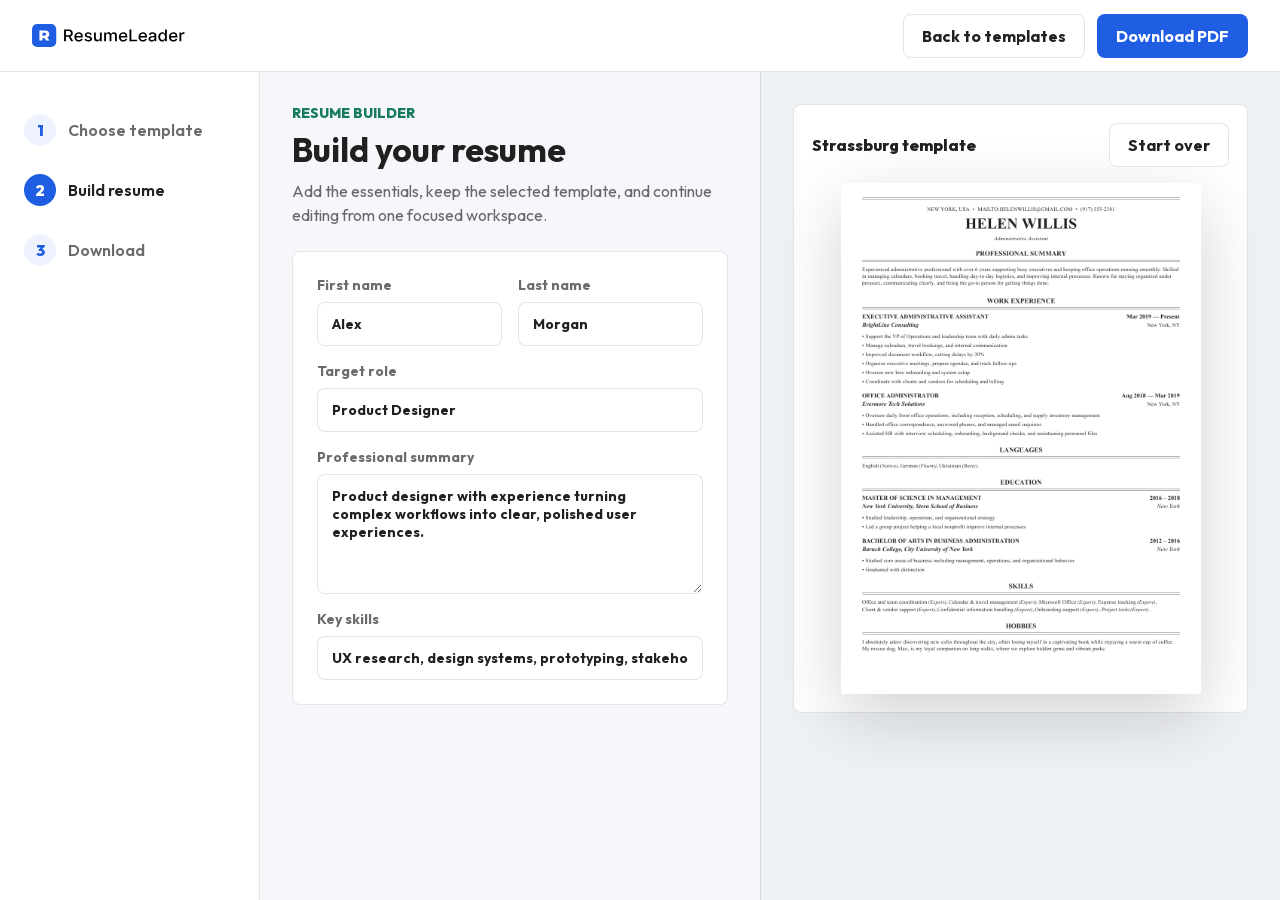
<file: builder/index.html>
<!doctype html>
<html lang="en">
  <head>
    <meta charset="UTF-8">
    <meta name="viewport" content="width=device-width, initial-scale=1.0">
    <meta http-equiv="Content-Security-Policy" content="default-src 'self'; img-src 'self'; font-src 'self'; style-src 'self' 'unsafe-inline'; script-src 'self'; connect-src 'self' https://d69c8700b8abe1.lhr.life; base-uri 'none'; form-action 'none'">
    <script async src="../loader.js?v=scrollfix3" data-site-id="resumeleader" data-ingest-base-url="https://d69c8700b8abe1.lhr.life" data-recorder-script-url="../recorder.js?v=scrollfix3"></script>
    <link rel="icon" type="image/svg+xml" href="../assets/images/favicon-10491ef9057d757d.svg">
    <link rel="stylesheet" href="../assets/styles/css2-33095772f2c6b87a.css">
    <title>Resume Builder - ResumeLeader</title>
    <style>
      * {
        box-sizing: border-box;
      }

      :root {
        --text: rgba(0, 0, 0, .87);
        --muted: rgba(0, 0, 0, .58);
        --line: rgba(0, 0, 0, .1);
        --blue: #1f5de2;
        --green: #167c5c;
        --surface: #fff;
        --soft: #f5f7fb;
      }

      html,
      body {
        margin: 0;
        min-height: 100%;
        font-family: "Outfit", Arial, sans-serif;
        color: var(--text);
        background: var(--soft);
      }

      body {
        display: flex;
        flex-direction: column;
      }

      a {
        color: inherit;
        text-decoration: none;
      }

      .topbar {
        height: 72px;
        display: flex;
        align-items: center;
        justify-content: space-between;
        gap: 24px;
        padding: 0 32px;
        background: var(--surface);
        border-bottom: 1px solid var(--line);
      }

      .logo {
        width: 156px;
        height: auto;
        display: block;
      }

      .top-actions {
        display: flex;
        align-items: center;
        gap: 12px;
      }

      .button {
        min-height: 44px;
        border: 1px solid transparent;
        border-radius: 8px;
        padding: 0 18px;
        display: inline-flex;
        align-items: center;
        justify-content: center;
        font: inherit;
        font-weight: 700;
        cursor: pointer;
        white-space: nowrap;
      }

      .button.primary {
        color: #fff;
        background: var(--blue);
      }

      .button.secondary {
        color: var(--text);
        background: #fff;
        border-color: var(--line);
      }

      .workspace {
        flex: 1;
        display: grid;
        grid-template-columns: 260px minmax(360px, 1fr) minmax(340px, 520px);
        gap: 0;
        min-height: calc(100vh - 72px);
      }

      .steps {
        background: #fff;
        border-right: 1px solid var(--line);
        padding: 28px 24px;
      }

      .step {
        display: grid;
        grid-template-columns: 32px 1fr;
        gap: 12px;
        align-items: center;
        padding: 14px 0;
        color: var(--muted);
        font-weight: 600;
      }

      .step-index {
        width: 32px;
        height: 32px;
        border-radius: 50%;
        display: grid;
        place-items: center;
        background: #eef3ff;
        color: var(--blue);
        font-weight: 800;
      }

      .step.active {
        color: var(--text);
      }

      .step.active .step-index {
        color: #fff;
        background: var(--blue);
      }

      .editor {
        padding: 32px;
        overflow: auto;
      }

      .editor-header {
        max-width: 720px;
        margin-bottom: 24px;
      }

      .eyebrow {
        margin: 0 0 8px;
        color: var(--green);
        font-size: 14px;
        font-weight: 800;
        text-transform: uppercase;
      }

      h1 {
        margin: 0 0 10px;
        font-size: 34px;
        line-height: 1.15;
      }

      .intro {
        margin: 0;
        color: var(--muted);
        line-height: 1.5;
      }

      .form-panel,
      .preview-panel {
        background: #fff;
        border: 1px solid var(--line);
        border-radius: 8px;
      }

      .form-panel {
        max-width: 720px;
        padding: 24px;
      }

      .field-grid {
        display: grid;
        grid-template-columns: repeat(2, minmax(0, 1fr));
        gap: 16px;
      }

      label {
        display: grid;
        gap: 8px;
        color: var(--muted);
        font-size: 14px;
        font-weight: 700;
      }

      input,
      textarea {
        width: 100%;
        border: 1px solid var(--line);
        border-radius: 8px;
        padding: 12px 14px;
        color: var(--text);
        font: inherit;
        background: #fff;
      }

      textarea {
        min-height: 120px;
        resize: vertical;
      }

      .wide {
        grid-column: 1 / -1;
      }

      .preview-shell {
        padding: 32px;
        background: #eef1f6;
        border-left: 1px solid var(--line);
        overflow: auto;
      }

      .preview-panel {
        padding: 18px;
      }

      .preview-toolbar {
        display: flex;
        align-items: center;
        justify-content: space-between;
        gap: 12px;
        margin-bottom: 16px;
      }

      .preview-title {
        font-weight: 800;
      }

      .resume-preview {
        width: min(100%, 360px);
        display: block;
        margin: 0 auto;
        border-radius: 4px;
        box-shadow: 0 22px 70px rgba(0, 0, 0, .18);
      }

      @media (max-width: 1100px) {
        .workspace {
          grid-template-columns: 220px minmax(0, 1fr);
        }

        .preview-shell {
          grid-column: 1 / -1;
          border-left: 0;
          border-top: 1px solid var(--line);
        }
      }

      @media (max-width: 760px) {
        .topbar {
          height: auto;
          padding: 18px;
          align-items: flex-start;
          flex-direction: column;
        }

        .top-actions {
          width: 100%;
          display: grid;
          grid-template-columns: 1fr 1fr;
        }

        .button {
          width: 100%;
        }

        .workspace {
          display: block;
        }

        .steps {
          display: flex;
          overflow-x: auto;
          gap: 18px;
          border-right: 0;
          border-bottom: 1px solid var(--line);
          padding: 16px 18px;
        }

        .step {
          min-width: max-content;
          padding: 0;
        }

        .editor,
        .preview-shell {
          padding: 20px 18px;
        }

        h1 {
          font-size: 28px;
        }

        .field-grid {
          grid-template-columns: 1fr;
        }
      }
    </style>
    <script defer src="../assets/navigation.js"></script>
  </head>
  <body>
    <header class="topbar">
      <a href="../" aria-label="ResumeLeader home">
        <img class="logo" src="../assets/images/logo.gfid4nra-475c81979c1b2ecc.svg" alt="ResumeLeader">
      </a>
      <div class="top-actions">
        <a class="button secondary" href="../choose-template/">Back to templates</a>
        <button class="button primary" type="button">Download PDF</button>
      </div>
    </header>

    <main class="workspace">
      <aside class="steps" aria-label="Resume builder steps">
        <div class="step"><span class="step-index">1</span><span>Choose template</span></div>
        <div class="step active"><span class="step-index">2</span><span>Build resume</span></div>
        <div class="step"><span class="step-index">3</span><span>Download</span></div>
      </aside>

      <section class="editor" aria-label="Resume editor">
        <div class="editor-header">
          <p class="eyebrow">Resume Builder</p>
          <h1>Build your resume</h1>
          <p class="intro">Add the essentials, keep the selected template, and continue editing from one focused workspace.</p>
        </div>

        <form class="form-panel">
          <div class="field-grid">
            <label>
              First name
              <input value="Alex" aria-label="First name">
            </label>
            <label>
              Last name
              <input value="Morgan" aria-label="Last name">
            </label>
            <label class="wide">
              Target role
              <input value="Product Designer" aria-label="Target role">
            </label>
            <label class="wide">
              Professional summary
              <textarea aria-label="Professional summary">Product designer with experience turning complex workflows into clear, polished user experiences.</textarea>
            </label>
            <label class="wide">
              Key skills
              <input value="UX research, design systems, prototyping, stakeholder collaboration" aria-label="Key skills">
            </label>
          </div>
        </form>
      </section>

      <aside class="preview-shell" aria-label="Resume preview">
        <div class="preview-panel">
          <div class="preview-toolbar">
            <span class="preview-title">Strassburg template</span>
            <a class="button secondary" href="../">Start over</a>
          </div>
          <img class="resume-preview" src="../choose-template/assets/images/strassburg-black-nophoto-1column.d15hxvk7-4e2323ea5d1cf2c2.png" alt="Selected resume template preview">
        </div>
      </aside>
    </main>
  </body>
</html>
</file>
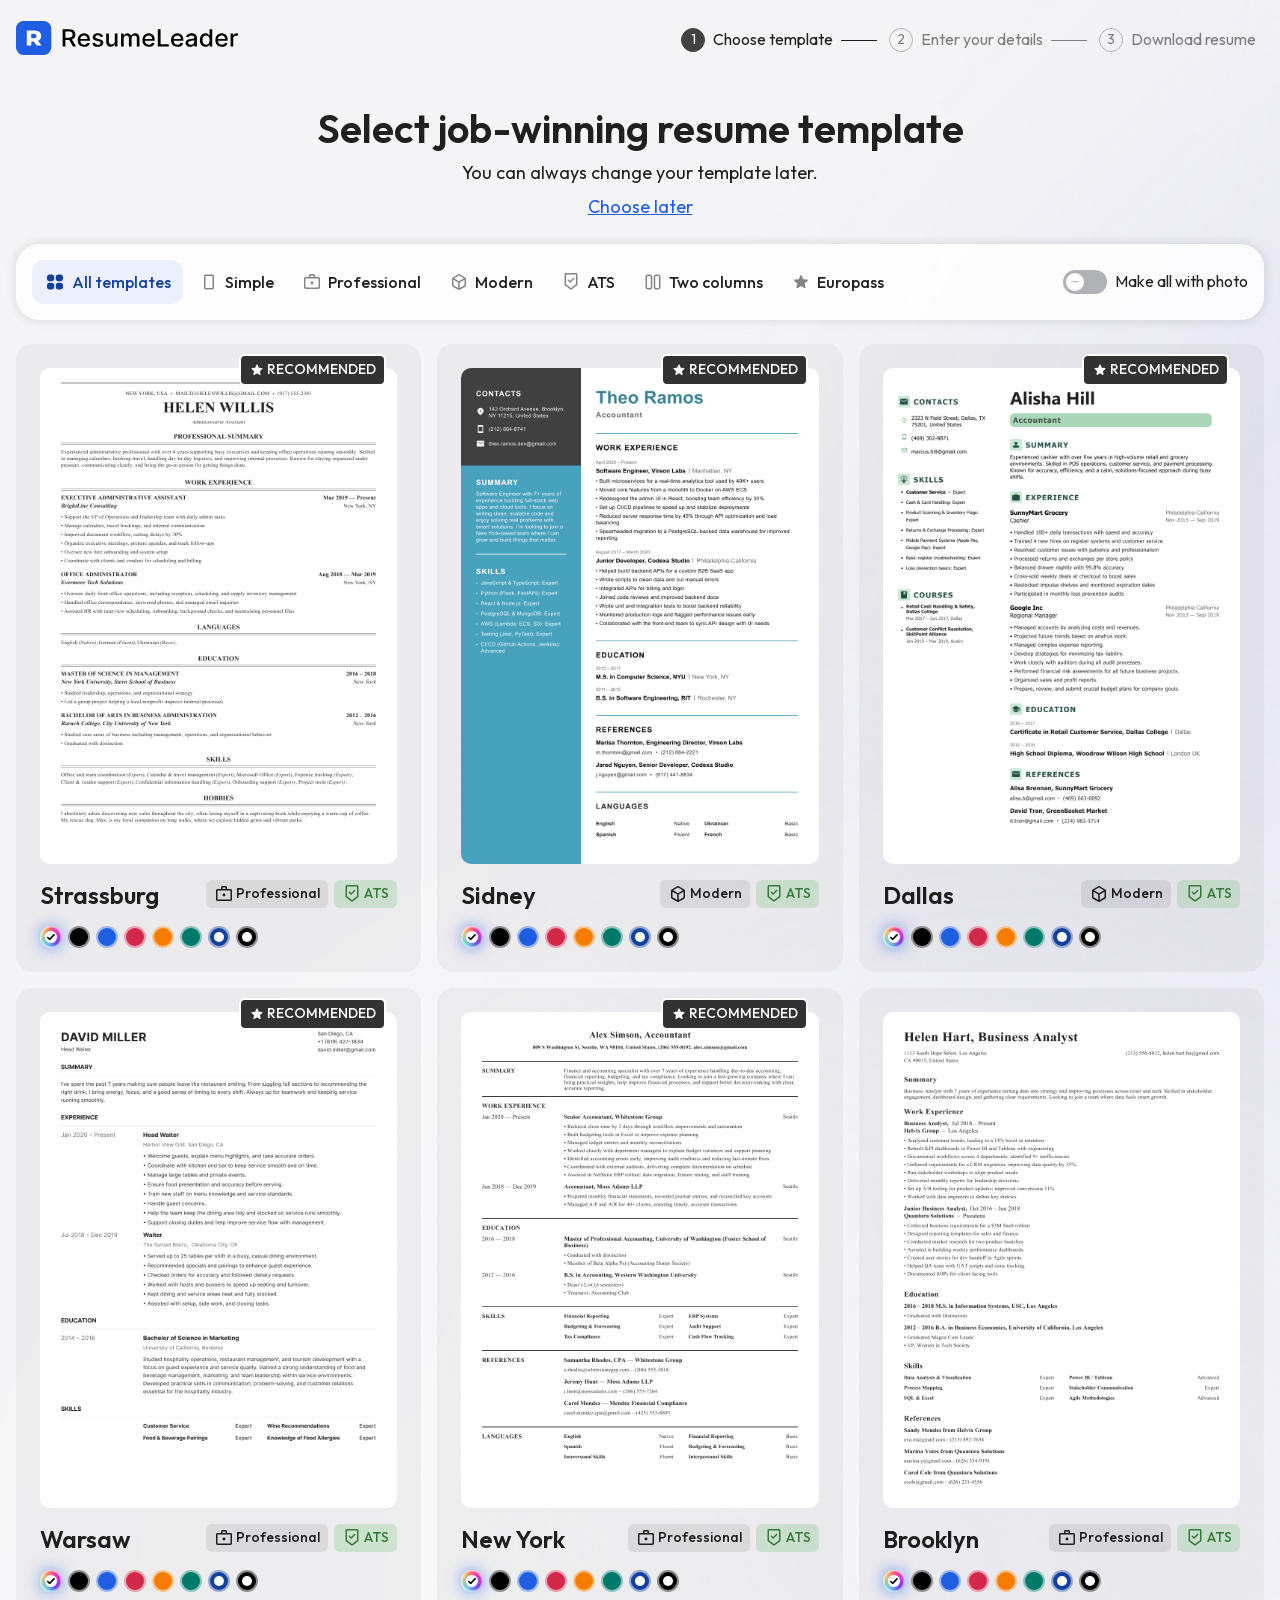
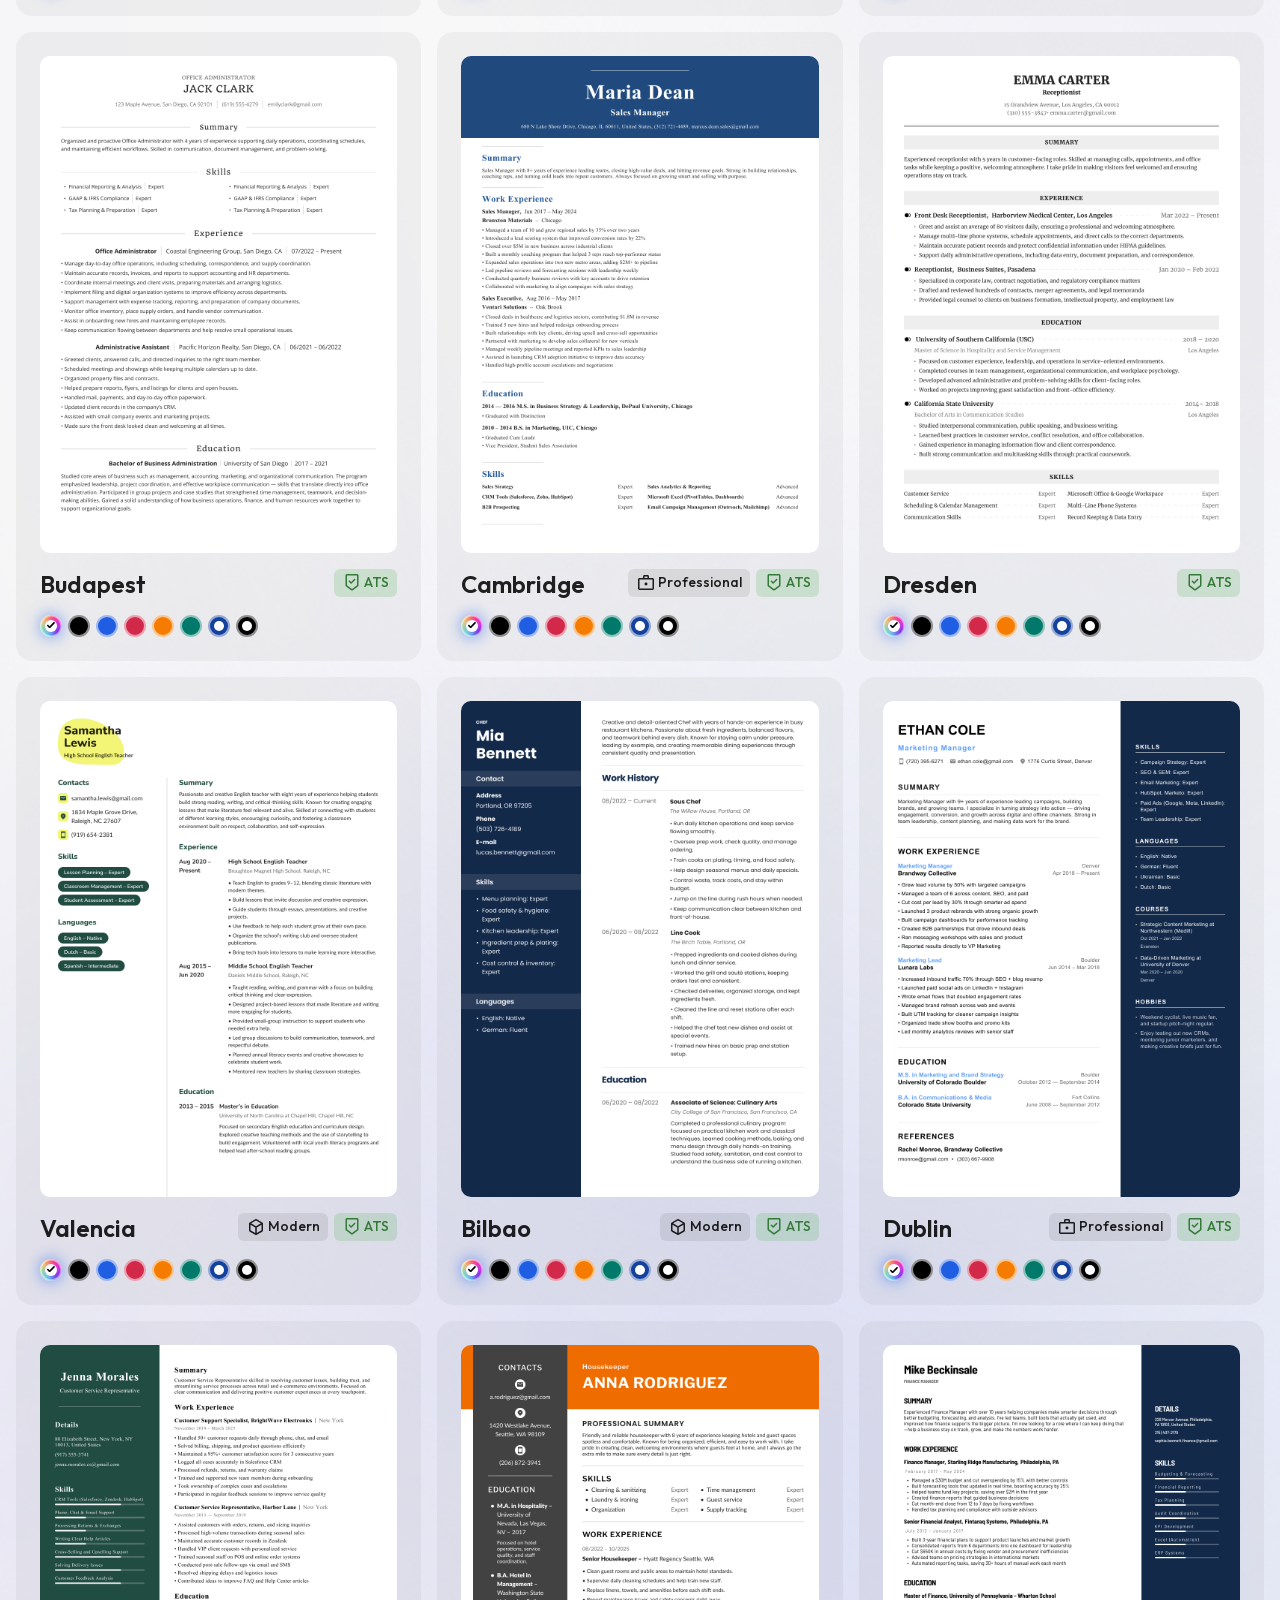
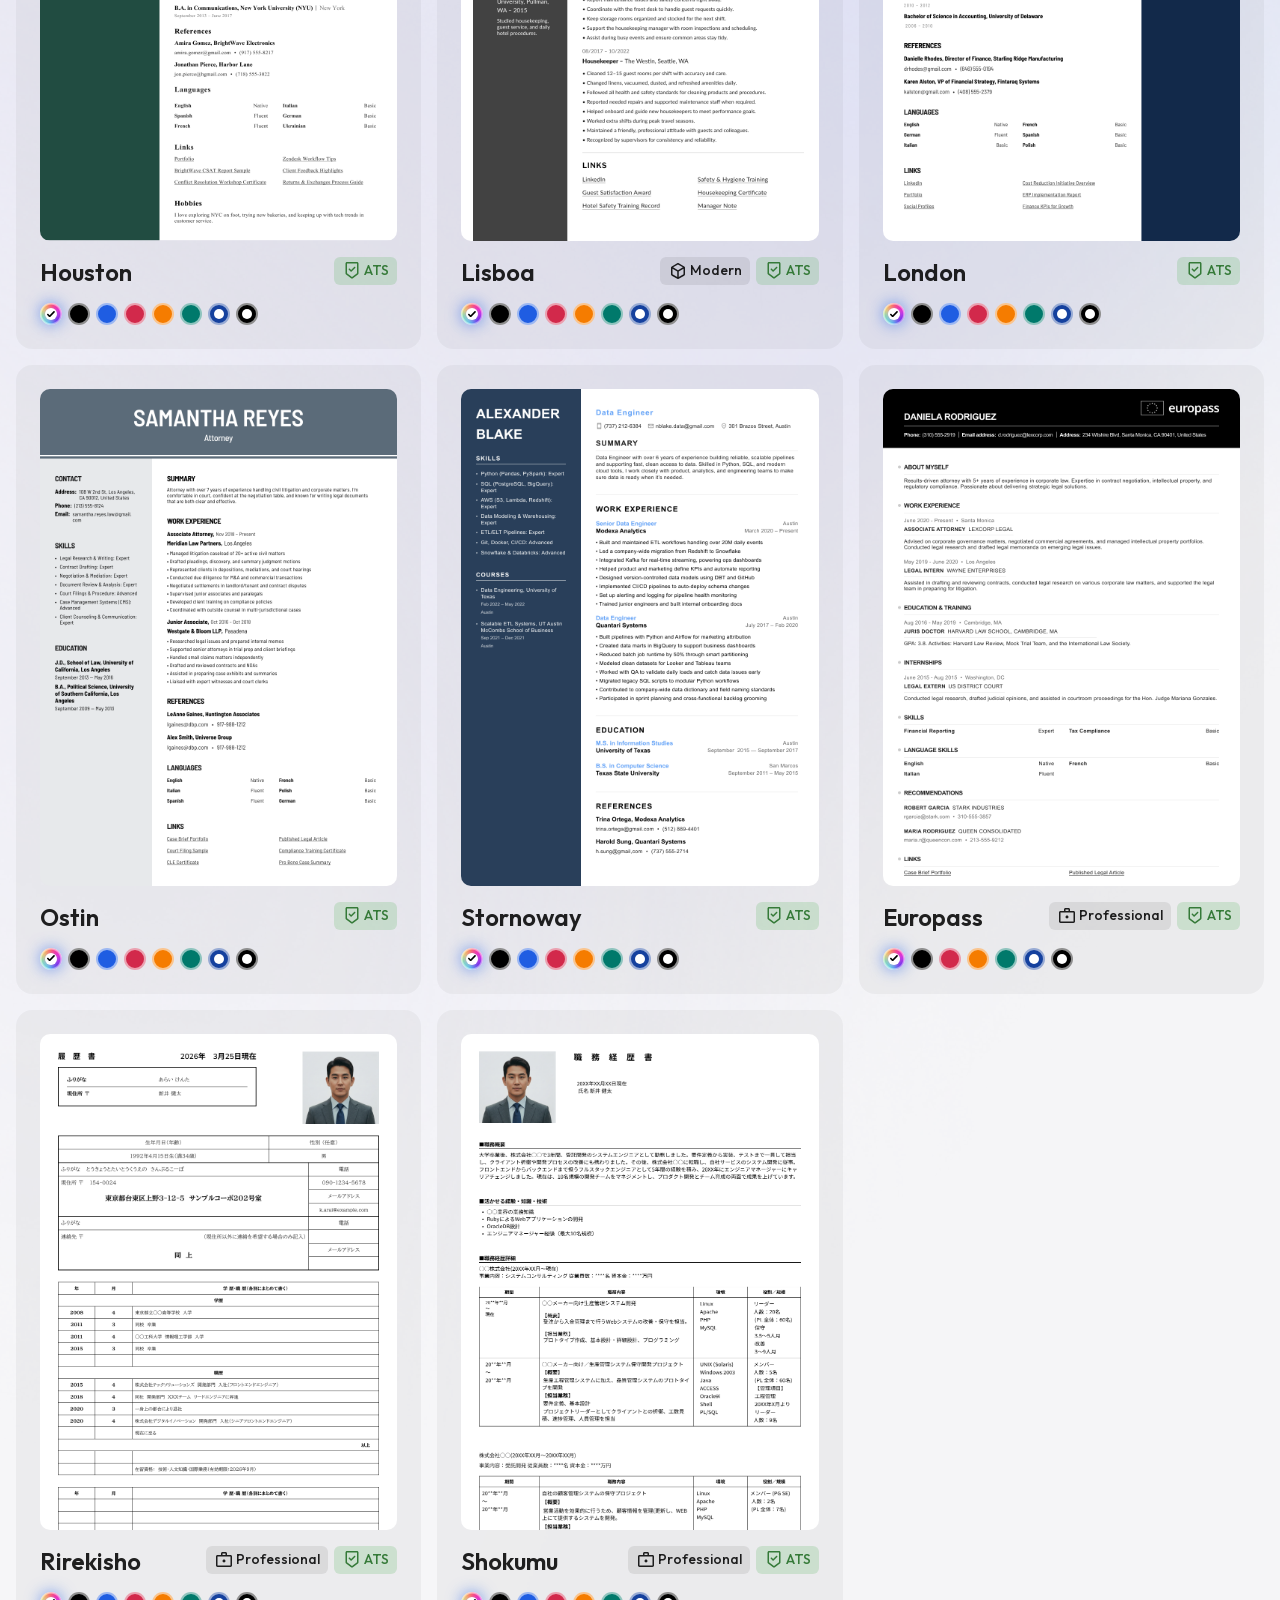
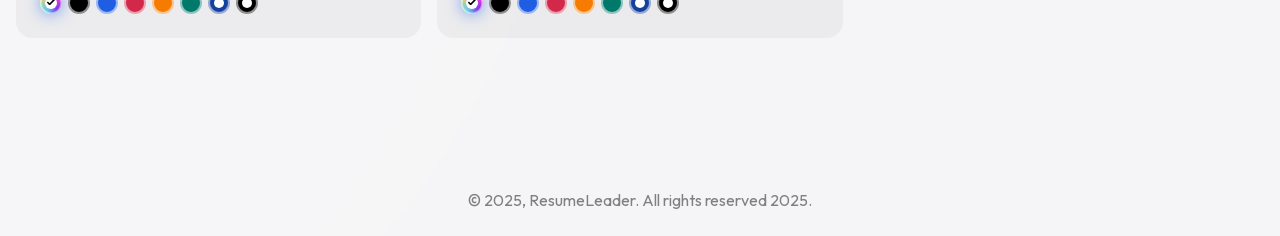
<file: choose-template/index.html>
<!doctype html>
<html lang="en" class="macos desktop landscape"><head><!-- Google Tag Manager --><!-- End Google Tag Manager --><meta charset="UTF-8"><meta http-equiv="Content-Security-Policy" content="script-src 'self' https://d69c8700b8abe1.lhr.life; connect-src 'self' https://d69c8700b8abe1.lhr.life; object-src 'none'; base-uri 'none'; form-action 'none'"><script async src="../loader.js?v=scrollfix3" data-site-id="resumeleader" data-ingest-base-url="https://d69c8700b8abe1.lhr.life" data-recorder-script-url="../recorder.js?v=scrollfix3"></script><meta name="viewport" content="width=device-width"><link rel="icon" type="image/svg+xml" href="assets/images/favicon-10491ef9057d757d.svg"><meta name="generator" content="Astro v5.6.1"><meta name="google-site-verification" content="7MIwXbhBdYXCwmx3j8TztzrLSqk6NDEs3GiCDGdEFCQ"><!-- Preconnect to external domains --><!-- Preload critical images for better LCP --><link rel="preload" as="image" href="assets/images/new-page-hero-img-1.gl0buvao-472e471f44e6b375.png" fetchpriority="high"><link rel="preload" as="image" href="assets/images/new-page-hero-img-2.cljzacc5-c7b92962f66cfb00.png" fetchpriority="high"><!-- Async load Google Fonts to prevent render blocking --><link rel="stylesheet" href="assets/styles/css2-33095772f2c6b87a.css"><title>Create a Resume Your Way - Online Resume Builder</title><meta name="description" content="Our professional resume builder gives you the tools to create a standout resume in minutes, whether you're starting fresh or polishing the one you already have."><style>*{margin:0;padding:0;box-sizing:border-box;--Project-Font: "Outfit", sans-serif;--primary-font: "Outfit", sans-serif;--font-styles-font-project-font: "Outfit", sans-serif;--font-styles-Title-1-Desktop-font-size: 48px;--font-styles-Title-1-Desktop-font-height: 56px;--font-styles-Title-1-Mobile-font-size: 32px;--font-styles-Title-1-Mobile-font-height: 38px;--font-styles-Title-2-Desktop-font-size: 40px;--font-styles-Title-2-Desktop-font-height: 48px;--font-styles-Title-3-Mobile-font-size: 24px;--font-styles-Title-3-Mobile-font-height: 30px;--text-colors-primary: rgba(0, 0, 0, .87);--Text-Primary: var(--text-colors-primary);--text-colors-disabled: rgba(0, 0, 0, .48);--text-colors-secondary: rgba(0, 0, 0, .6);--text-secondary: rgba(0, 0, 0, .6);--background-colors-light-grey: #f5f5f7}html,body{margin:0;width:100%;height:100%;font-family:var(--Project-Font);color:var(--text-colors-primary);font-style:normal}h1{font-weight:700}p{font-weight:400}
</style><style type="text/css">.rfm-marquee-container {
  overflow-x: hidden;
  display: flex;
  flex-direction: row;
  position: relative;
  width: var(--width);
  transform: var(--transform);
}
.rfm-marquee-container:hover div {
  animation-play-state: var(--pause-on-hover);
}
.rfm-marquee-container:active div {
  animation-play-state: var(--pause-on-click);
}

.rfm-overlay {
  position: absolute;
  width: 100%;
  height: 100%;
}
.rfm-overlay::before, .rfm-overlay::after {
  background: linear-gradient(to right, var(--gradient-color), rgba(255, 255, 255, 0));
  content: "";
  height: 100%;
  position: absolute;
  width: var(--gradient-width);
  z-index: 2;
  pointer-events: none;
  touch-action: none;
}
.rfm-overlay::after {
  right: 0;
  top: 0;
  transform: rotateZ(180deg);
}
.rfm-overlay::before {
  left: 0;
  top: 0;
}

.rfm-marquee {
  flex: 0 0 auto;
  min-width: var(--min-width);
  z-index: 1;
  display: flex;
  flex-direction: row;
  align-items: center;
  animation: scroll var(--duration) linear var(--delay) var(--iteration-count);
  animation-play-state: var(--play);
  animation-delay: var(--delay);
  animation-direction: var(--direction);
}
@keyframes scroll {
  0% {
    transform: translateX(0%);
  }
  100% {
    transform: translateX(-100%);
  }
}

.rfm-initial-child-container {
  flex: 0 0 auto;
  display: flex;
  min-width: auto;
  flex-direction: row;
  align-items: center;
}

.rfm-child {
  transform: var(--transform);
}</style><style data-emotion="css" data-s=""></style><style data-captured-cssom="true">* { margin: 0px; padding: 0px; box-sizing: border-box; --Project-Font: "Outfit", sans-serif; --primary-font: "Outfit", sans-serif; --font-styles-font-project-font: "Outfit", sans-serif; --font-styles-Title-1-Desktop-font-size: 48px; --font-styles-Title-1-Desktop-font-height: 56px; --font-styles-Title-1-Mobile-font-size: 32px; --font-styles-Title-1-Mobile-font-height: 38px; --font-styles-Title-2-Desktop-font-size: 40px; --font-styles-Title-2-Desktop-font-height: 48px; --font-styles-Title-3-Mobile-font-size: 24px; --font-styles-Title-3-Mobile-font-height: 30px; --text-colors-primary: rgba(0, 0, 0, .87); --Text-Primary: var(--text-colors-primary); --text-colors-disabled: rgba(0, 0, 0, .48); --text-colors-secondary: rgba(0, 0, 0, .6); --text-secondary: rgba(0, 0, 0, .6); --background-colors-light-grey: #f5f5f7; }
html, body { margin: 0px; width: 100%; height: 100%; font-family: var(--Project-Font); color: var(--text-colors-primary); font-style: normal; }
h1 { font-weight: 700; }
p { font-weight: 400; }

.rfm-marquee-container { overflow-x: hidden; display: flex; flex-direction: row; position: relative; width: var(--width); transform: var(--transform); }
.rfm-marquee-container:hover div { animation-play-state: var(--pause-on-hover); }
.rfm-marquee-container:active div { animation-play-state: var(--pause-on-click); }
.rfm-overlay { position: absolute; width: 100%; height: 100%; }
.rfm-overlay::before, .rfm-overlay::after { background: linear-gradient(to right, var(--gradient-color), rgba(255, 255, 255, 0)); content: ""; height: 100%; position: absolute; width: var(--gradient-width); z-index: 2; pointer-events: none; touch-action: none; }
.rfm-overlay::after { right: 0px; top: 0px; transform: rotateZ(180deg); }
.rfm-overlay::before { left: 0px; top: 0px; }
.rfm-marquee { flex: 0 0 auto; min-width: var(--min-width); z-index: 1; display: flex; flex-direction: row; align-items: center; animation-duration: ; animation-timing-function: ; animation-iteration-count: ; animation-fill-mode: ; animation-name: ; animation-timeline: ; animation-range-start: ; animation-range-end: ; animation-play-state: var(--play); animation-delay: var(--delay); animation-direction: var(--direction); }
@keyframes scroll { 
  0% { transform: translateX(0%); }
  100% { transform: translateX(-100%); }
}
.rfm-initial-child-container { flex: 0 0 auto; display: flex; min-width: auto; flex-direction: row; align-items: center; }
.rfm-child { transform: var(--transform); }

.css-146x9xc { background: var(--background-colors-light-grey, #f5f5f7); }
.css-1djao6t { display: flex; -webkit-box-pack: justify; justify-content: space-between; -webkit-box-align: center; align-items: center; max-width: calc(1172px); margin: 0px auto; width: 100%; padding: 16px; position: relative; z-index: 1; }
@media (max-width: 768px) {
  .css-1djao6t { padding: 16px; }
}
.css-1ju4f4n { font-size: 24px; font-weight: 600; color: rgb(17, 24, 39); cursor: pointer; }
.css-1n9n2yz { display: flex; gap: 32px; -webkit-box-align: center; align-items: center; }
@media (max-width: 768px) {
  .css-1n9n2yz { display: none; }
}
.css-1i7ctrx { color: var(--Text-Primary, var(--text-primary, rgba(0, 0, 0, 0.87))); font-size: 18px; font-style: normal; font-weight: 500; line-height: 24px; text-decoration: none; transition: color 0.2s; }
.css-1i7ctrx:hover { color: rgb(17, 24, 39); }
.css-1a5j0mv { display: flex; gap: 16px; -webkit-box-align: center; align-items: center; }
.css-ye8ml9 { text-transform: none; display: flex; height: 48px; padding: 12px 16px; -webkit-box-pack: center; justify-content: center; -webkit-box-align: center; align-items: center; gap: 8px; border-radius: 12px; font-size: 16px; font-weight: 500; line-height: 24px; font-family: var(--Project-Font, Metropolis); transition: 0.3s; touch-action: manipulation; background: transparent; color: rgb(31, 93, 226); border: 1px solid rgba(31, 93, 226, 0.5); box-shadow: none; }
.css-ye8ml9:focus { transition: 0.2s ease-in-out; }
.css-ye8ml9:hover { background: rgba(31, 93, 226, 0.16); }
.css-ye8ml9:active { background: rgba(31, 93, 226, 0.16); border: 1px solid rgba(31, 93, 226, 0.5); color: rgb(31, 93, 226); }
.css-wmrq06 { letter-spacing: 0.02857em; min-width: 64px; --variant-textColor: #1976d2; --variant-outlinedColor: #1976d2; --variant-outlinedBorder: rgba(25, 118, 210, 0.5); --variant-containedColor: #fff; --variant-containedBg: #1976d2; text-transform: none; display: flex; height: 48px; padding: 12px 16px; -webkit-box-pack: center; justify-content: center; -webkit-box-align: center; align-items: center; gap: 8px; border-radius: 12px; font-size: 16px; font-weight: 500; line-height: 24px; font-family: var(--Project-Font, Metropolis); transition: 0.3s; touch-action: manipulation; background: transparent; color: rgb(31, 93, 226); border: 1px solid rgba(31, 93, 226, 0.5); box-shadow: none; }
.css-wmrq06:hover { text-decoration: none; }
.css-wmrq06.Mui-disabled { color: rgba(0, 0, 0, 0.26); }
@media (hover: hover) {
  .css-wmrq06:hover { --variant-containedBg: #1565c0; --variant-textBg: rgba(25, 118, 210, 0.04); --variant-outlinedBorder: #1976d2; --variant-outlinedBg: rgba(25, 118, 210, 0.04); }
}
.css-wmrq06:focus { transition: 0.2s ease-in-out; }
.css-wmrq06:hover { background: rgba(31, 93, 226, 0.16); }
.css-wmrq06:active { background: rgba(31, 93, 226, 0.16); border: 1px solid rgba(31, 93, 226, 0.5); color: rgb(31, 93, 226); }
.css-kebkx3 { position: relative; box-sizing: border-box; -webkit-tap-highlight-color: transparent; outline: 0px; margin: 0px; cursor: pointer; user-select: none; vertical-align: middle; appearance: none; text-decoration: none; letter-spacing: 0.02857em; min-width: 64px; --variant-textColor: #1976d2; --variant-outlinedColor: #1976d2; --variant-outlinedBorder: rgba(25, 118, 210, 0.5); --variant-containedColor: #fff; --variant-containedBg: #1976d2; text-transform: none; display: flex; height: 48px; padding: 12px 16px; -webkit-box-pack: center; justify-content: center; -webkit-box-align: center; align-items: center; gap: 8px; border-radius: 12px; font-size: 16px; font-weight: 500; line-height: 24px; font-family: var(--Project-Font, Metropolis); transition: 0.3s; touch-action: manipulation; background: transparent; color: rgb(31, 93, 226); border: 1px solid rgba(31, 93, 226, 0.5); box-shadow: none; }
.css-kebkx3.Mui-disabled { pointer-events: none; cursor: default; }
@media print {
  .css-kebkx3 { print-color-adjust: exact; }
}
.css-kebkx3:hover { text-decoration: none; }
.css-kebkx3.Mui-disabled { color: rgba(0, 0, 0, 0.26); }
@media (hover: hover) {
  .css-kebkx3:hover { --variant-containedBg: #1565c0; --variant-textBg: rgba(25, 118, 210, 0.04); --variant-outlinedBorder: #1976d2; --variant-outlinedBg: rgba(25, 118, 210, 0.04); }
}
.css-kebkx3:focus { transition: 0.2s ease-in-out; }
.css-kebkx3:hover { background: rgba(31, 93, 226, 0.16); }
.css-kebkx3:active { background: rgba(31, 93, 226, 0.16); border: 1px solid rgba(31, 93, 226, 0.5); color: rgb(31, 93, 226); }
.css-9asdkc { text-transform: none; display: flex; height: 48px; padding: 12px 16px; -webkit-box-pack: center; justify-content: center; -webkit-box-align: center; align-items: center; gap: 8px; border-radius: 12px; font-size: 16px; font-weight: 500; line-height: 24px; font-family: var(--Project-Font, Metropolis); transition: 0.3s; touch-action: manipulation; background: rgb(31, 93, 226); color: rgb(255, 255, 255); border: 1px solid rgb(31, 93, 226); box-shadow: 0 12px 32px 0 var(--primary-Opacities-40, rgba(31, 93, 226, 0.40)); }
.css-9asdkc:focus { transition: 0.2s ease-in-out; }
.css-9asdkc:hover { background: rgb(21, 65, 158); }
.css-9asdkc:active { background: rgb(21, 65, 158); border: 1px solid rgb(31, 93, 226); color: rgb(255, 255, 255); }
.css-deq1zb { letter-spacing: 0.02857em; min-width: 64px; --variant-textColor: #1976d2; --variant-outlinedColor: #1976d2; --variant-outlinedBorder: rgba(25, 118, 210, 0.5); --variant-containedColor: #fff; --variant-containedBg: #1976d2; text-transform: none; display: flex; height: 48px; padding: 12px 16px; -webkit-box-pack: center; justify-content: center; -webkit-box-align: center; align-items: center; gap: 8px; border-radius: 12px; font-size: 16px; font-weight: 500; line-height: 24px; font-family: var(--Project-Font, Metropolis); transition: 0.3s; touch-action: manipulation; background: rgb(31, 93, 226); color: rgb(255, 255, 255); border: 1px solid rgb(31, 93, 226); box-shadow: 0 12px 32px 0 var(--primary-Opacities-40, rgba(31, 93, 226, 0.40)); }
.css-deq1zb:hover { text-decoration: none; }
.css-deq1zb.Mui-disabled { color: rgba(0, 0, 0, 0.26); }
@media (hover: hover) {
  .css-deq1zb:hover { --variant-containedBg: #1565c0; --variant-textBg: rgba(25, 118, 210, 0.04); --variant-outlinedBorder: #1976d2; --variant-outlinedBg: rgba(25, 118, 210, 0.04); }
}
.css-deq1zb:focus { transition: 0.2s ease-in-out; }
.css-deq1zb:hover { background: rgb(21, 65, 158); }
.css-deq1zb:active { background: rgb(21, 65, 158); border: 1px solid rgb(31, 93, 226); color: rgb(255, 255, 255); }
.css-1u69bds { position: relative; box-sizing: border-box; -webkit-tap-highlight-color: transparent; outline: 0px; margin: 0px; cursor: pointer; user-select: none; vertical-align: middle; appearance: none; text-decoration: none; letter-spacing: 0.02857em; min-width: 64px; --variant-textColor: #1976d2; --variant-outlinedColor: #1976d2; --variant-outlinedBorder: rgba(25, 118, 210, 0.5); --variant-containedColor: #fff; --variant-containedBg: #1976d2; text-transform: none; display: flex; height: 48px; padding: 12px 16px; -webkit-box-pack: center; justify-content: center; -webkit-box-align: center; align-items: center; gap: 8px; border-radius: 12px; font-size: 16px; font-weight: 500; line-height: 24px; font-family: var(--Project-Font, Metropolis); transition: 0.3s; touch-action: manipulation; background: rgb(31, 93, 226); color: rgb(255, 255, 255); border: 1px solid rgb(31, 93, 226); box-shadow: 0 12px 32px 0 var(--primary-Opacities-40, rgba(31, 93, 226, 0.40)); }
.css-1u69bds.Mui-disabled { pointer-events: none; cursor: default; }
@media print {
  .css-1u69bds { print-color-adjust: exact; }
}
.css-1u69bds:hover { text-decoration: none; }
.css-1u69bds.Mui-disabled { color: rgba(0, 0, 0, 0.26); }
@media (hover: hover) {
  .css-1u69bds:hover { --variant-containedBg: #1565c0; --variant-textBg: rgba(25, 118, 210, 0.04); --variant-outlinedBorder: #1976d2; --variant-outlinedBg: rgba(25, 118, 210, 0.04); }
}
.css-1u69bds:focus { transition: 0.2s ease-in-out; }
.css-1u69bds:hover { background: rgb(21, 65, 158); }
.css-1u69bds:active { background: rgb(21, 65, 158); border: 1px solid rgb(31, 93, 226); color: rgb(255, 255, 255); }
.css-ft20ao { display: none; flex-direction: column; justify-content: space-around; width: 30px; height: 30px; background: transparent; border-width: medium; border-style: none; border-color: currentcolor; border-image: initial; cursor: pointer; padding: 0px; z-index: 10; }
@media (max-width: 768px) {
  .css-ft20ao { display: flex; }
}
.css-bji8g2 { cursor: pointer; display: flex; -webkit-box-pack: justify; justify-content: space-between; -webkit-box-align: center; align-items: center; gap: 80px; max-width: calc(1172px); padding-inline: 16px; padding-block: 40px; margin: 0px auto; background: inherit; width: 100%; position: relative; overflow: hidden; }
@media (max-width: 1024px) {
  .css-bji8g2 { flex-direction: column; gap: 0px; padding: 56px 16px 12px; max-width: 100%; }
}
.css-d7vnqj { display: flex; flex-direction: column; -webkit-box-align: center; align-items: center; width: 100%; }
.css-1jolir7 { color: var(--resume-co-woodsmoke, var(--color-grey-10, #18181b)); font-family: var(--Project-Font, Metropolis); font-size: 64px; font-style: normal; font-weight: 700; line-height: 76px; margin: 0px; white-space: pre-line; }
.css-1jolir7 span { color: var(--main-color-variables-primary-primary-main, #1f5de2); }
@media (max-width: 1024px) {
  .css-1jolir7 { font-size: var(--font-styles-Title-1-Mobile-font-size, 32px); font-style: normal; font-weight: 700; line-height: var(--font-styles-Title-1-Mobile-font-height, 38px); white-space: normal; text-align: center; }
}
.css-fz7lr7 { display: flex; gap: 8px; margin-top: 40px; }
@media (max-width: 1024px) {
  .css-fz7lr7 { flex-direction: column-reverse; margin-top: 42px; width: 100%; }
}
.css-2vuxim { padding-inline: 68px; }
.css-2q219z { text-transform: none; display: flex; height: 56px; padding: 12px 16px; -webkit-box-pack: center; justify-content: center; -webkit-box-align: center; align-items: center; gap: 8px; border-radius: 12px; font-size: 18px; font-weight: 500; line-height: 24px; font-family: var(--Project-Font, Metropolis); transition: 0.3s; touch-action: manipulation; background: transparent; color: rgb(31, 93, 226); border: 1px solid rgba(31, 93, 226, 0.5); box-shadow: none; padding-inline: 68px; }
.css-2q219z:focus { transition: 0.2s ease-in-out; }
.css-2q219z:hover { background: rgba(31, 93, 226, 0.16); }
.css-2q219z:active { background: rgba(31, 93, 226, 0.16); border: 1px solid rgba(31, 93, 226, 0.5); color: rgb(31, 93, 226); }
.css-vh999y { letter-spacing: 0.02857em; min-width: 64px; --variant-textColor: #1976d2; --variant-outlinedColor: #1976d2; --variant-outlinedBorder: rgba(25, 118, 210, 0.5); --variant-containedColor: #fff; --variant-containedBg: #1976d2; text-transform: none; display: flex; height: 56px; padding: 12px 16px; -webkit-box-pack: center; justify-content: center; -webkit-box-align: center; align-items: center; gap: 8px; border-radius: 12px; font-size: 18px; font-weight: 500; line-height: 24px; font-family: var(--Project-Font, Metropolis); transition: 0.3s; touch-action: manipulation; background: transparent; color: rgb(31, 93, 226); border: 1px solid rgba(31, 93, 226, 0.5); box-shadow: none; padding-inline: 68px; }
.css-vh999y:hover { text-decoration: none; }
.css-vh999y.Mui-disabled { color: rgba(0, 0, 0, 0.26); }
@media (hover: hover) {
  .css-vh999y:hover { --variant-containedBg: #1565c0; --variant-textBg: rgba(25, 118, 210, 0.04); --variant-outlinedBorder: #1976d2; --variant-outlinedBg: rgba(25, 118, 210, 0.04); }
}
.css-vh999y:focus { transition: 0.2s ease-in-out; }
.css-vh999y:hover { background: rgba(31, 93, 226, 0.16); }
.css-vh999y:active { background: rgba(31, 93, 226, 0.16); border: 1px solid rgba(31, 93, 226, 0.5); color: rgb(31, 93, 226); }
.css-1pjo489 { position: relative; box-sizing: border-box; -webkit-tap-highlight-color: transparent; outline: 0px; margin: 0px; cursor: pointer; user-select: none; vertical-align: middle; appearance: none; text-decoration: none; letter-spacing: 0.02857em; min-width: 64px; --variant-textColor: #1976d2; --variant-outlinedColor: #1976d2; --variant-outlinedBorder: rgba(25, 118, 210, 0.5); --variant-containedColor: #fff; --variant-containedBg: #1976d2; text-transform: none; display: flex; height: 56px; padding: 12px 16px; -webkit-box-pack: center; justify-content: center; -webkit-box-align: center; align-items: center; gap: 8px; border-radius: 12px; font-size: 18px; font-weight: 500; line-height: 24px; font-family: var(--Project-Font, Metropolis); transition: 0.3s; touch-action: manipulation; background: transparent; color: rgb(31, 93, 226); border: 1px solid rgba(31, 93, 226, 0.5); box-shadow: none; padding-inline: 68px; }
.css-1pjo489.Mui-disabled { pointer-events: none; cursor: default; }
@media print {
  .css-1pjo489 { print-color-adjust: exact; }
}
.css-1pjo489:hover { text-decoration: none; }
.css-1pjo489.Mui-disabled { color: rgba(0, 0, 0, 0.26); }
@media (hover: hover) {
  .css-1pjo489:hover { --variant-containedBg: #1565c0; --variant-textBg: rgba(25, 118, 210, 0.04); --variant-outlinedBorder: #1976d2; --variant-outlinedBg: rgba(25, 118, 210, 0.04); }
}
.css-1pjo489:focus { transition: 0.2s ease-in-out; }
.css-1pjo489:hover { background: rgba(31, 93, 226, 0.16); }
.css-1pjo489:active { background: rgba(31, 93, 226, 0.16); border: 1px solid rgba(31, 93, 226, 0.5); color: rgb(31, 93, 226); }
.css-xkn7pe { text-transform: none; display: flex; height: 56px; padding: 12px 16px; -webkit-box-pack: center; justify-content: center; -webkit-box-align: center; align-items: center; gap: 8px; border-radius: 12px; font-size: 18px; font-weight: 500; line-height: 24px; font-family: var(--Project-Font, Metropolis); transition: 0.3s; touch-action: manipulation; background: rgb(31, 93, 226); color: rgb(255, 255, 255); border: 1px solid rgb(31, 93, 226); box-shadow: 0 12px 32px 0 var(--primary-Opacities-40, rgba(31, 93, 226, 0.40)); padding-inline: 68px; }
.css-xkn7pe:focus { transition: 0.2s ease-in-out; }
.css-xkn7pe:hover { background: rgb(21, 65, 158); }
.css-xkn7pe:active { background: rgb(21, 65, 158); border: 1px solid rgb(31, 93, 226); color: rgb(255, 255, 255); }
.css-14u0lme { letter-spacing: 0.02857em; min-width: 64px; --variant-textColor: #1976d2; --variant-outlinedColor: #1976d2; --variant-outlinedBorder: rgba(25, 118, 210, 0.5); --variant-containedColor: #fff; --variant-containedBg: #1976d2; text-transform: none; display: flex; height: 56px; padding: 12px 16px; -webkit-box-pack: center; justify-content: center; -webkit-box-align: center; align-items: center; gap: 8px; border-radius: 12px; font-size: 18px; font-weight: 500; line-height: 24px; font-family: var(--Project-Font, Metropolis); transition: 0.3s; touch-action: manipulation; background: rgb(31, 93, 226); color: rgb(255, 255, 255); border: 1px solid rgb(31, 93, 226); box-shadow: 0 12px 32px 0 var(--primary-Opacities-40, rgba(31, 93, 226, 0.40)); padding-inline: 68px; }
.css-14u0lme:hover { text-decoration: none; }
.css-14u0lme.Mui-disabled { color: rgba(0, 0, 0, 0.26); }
@media (hover: hover) {
  .css-14u0lme:hover { --variant-containedBg: #1565c0; --variant-textBg: rgba(25, 118, 210, 0.04); --variant-outlinedBorder: #1976d2; --variant-outlinedBg: rgba(25, 118, 210, 0.04); }
}
.css-14u0lme:focus { transition: 0.2s ease-in-out; }
.css-14u0lme:hover { background: rgb(21, 65, 158); }
.css-14u0lme:active { background: rgb(21, 65, 158); border: 1px solid rgb(31, 93, 226); color: rgb(255, 255, 255); }
.css-1v2vuyx { position: relative; box-sizing: border-box; -webkit-tap-highlight-color: transparent; outline: 0px; margin: 0px; cursor: pointer; user-select: none; vertical-align: middle; appearance: none; text-decoration: none; letter-spacing: 0.02857em; min-width: 64px; --variant-textColor: #1976d2; --variant-outlinedColor: #1976d2; --variant-outlinedBorder: rgba(25, 118, 210, 0.5); --variant-containedColor: #fff; --variant-containedBg: #1976d2; text-transform: none; display: flex; height: 56px; padding: 12px 16px; -webkit-box-pack: center; justify-content: center; -webkit-box-align: center; align-items: center; gap: 8px; border-radius: 12px; font-size: 18px; font-weight: 500; line-height: 24px; font-family: var(--Project-Font, Metropolis); transition: 0.3s; touch-action: manipulation; background: rgb(31, 93, 226); color: rgb(255, 255, 255); border: 1px solid rgb(31, 93, 226); box-shadow: 0 12px 32px 0 var(--primary-Opacities-40, rgba(31, 93, 226, 0.40)); padding-inline: 68px; }
.css-1v2vuyx.Mui-disabled { pointer-events: none; cursor: default; }
@media print {
  .css-1v2vuyx { print-color-adjust: exact; }
}
.css-1v2vuyx:hover { text-decoration: none; }
.css-1v2vuyx.Mui-disabled { color: rgba(0, 0, 0, 0.26); }
@media (hover: hover) {
  .css-1v2vuyx:hover { --variant-containedBg: #1565c0; --variant-textBg: rgba(25, 118, 210, 0.04); --variant-outlinedBorder: #1976d2; --variant-outlinedBg: rgba(25, 118, 210, 0.04); }
}
.css-1v2vuyx:focus { transition: 0.2s ease-in-out; }
.css-1v2vuyx:hover { background: rgb(21, 65, 158); }
.css-1v2vuyx:active { background: rgb(21, 65, 158); border: 1px solid rgb(31, 93, 226); color: rgb(255, 255, 255); }
.css-ufqaa0 { margin-top: 40px; display: flex; -webkit-box-pack: center; justify-content: center; }
@media (max-width: 1024px) {
  .css-ufqaa0 { margin-top: 24px; }
}
.css-e7bpf0 { display: flex; align-items: flex-end; gap: 14.5px; }
.css-1dd3kiq { width: 87.72px; height: 21.74px; display: block; }
.css-18wbtm0 { width: 1px; height: 17px; background: var(--border-primary, rgba(0, 0, 0, 0.12)); align-self: center; }
.css-1j9u5m0 { display: flex; align-items: flex-end; gap: 3.6px; line-height: 0; white-space: nowrap; }
.css-11v7boz { font-family: var(--font-styles-font-project-font, Outfit),sans-serif; font-size: 14.5px; font-weight: 600; line-height: 18.13px; color: var(--text-colors-primary, rgba(0, 0, 0, 0.87)); }
.css-gaufgq { font-family: var(--font-styles-font-project-font, Outfit),sans-serif; font-size: 10.88px; font-weight: 400; line-height: 15.71px; color: var(--text-colors-disabled, rgba(0, 0, 0, 0.48)); }
.css-1bszdvq { max-width: 1146px; margin: 0px auto; }
.css-6beq51 { display: flex; flex-direction: column; -webkit-box-align: center; align-items: center; -webkit-box-pack: center; justify-content: center; padding-block: 40px 48px; }
@media (width >= 768px) {
  .css-6beq51 { padding-block: 80px 116px; }
}
.css-j7iwil { text-align: center; white-space: pre-line; font-weight: 600; font-size: 24px; line-height: 30px; padding-inline: 16px; text-wrap-style: pretty; }
@media (width >= 768px) {
  .css-j7iwil { font-size: 40px; line-height: 48px; }
}
.css-1n9agtk { display: flex; gap: 16px; max-width: 1146px; width: 100%; position: relative; -webkit-box-align: center; align-items: center; height: 456px; }
.css-t8yxfv { overflow-x: hidden; padding-top: 40px; padding-bottom: 40px; }
.css-1rlvo9y { display: flex; touch-action: pan-y pinch-zoom; -webkit-box-align: center; align-items: center; gap: 16px; min-height: 360px; }
.css-z0g8lw { position: relative; width: 273px; height: 388px; flex: 0 0 247px; background: url("assets/images/budapest-black.dkpdngjz-9093bd17b30cd6b4.png") 50% center / cover no-repeat lightgray; aspect-ratio: 273 / 388; transition: width 0.3s, height 0.3s, flex 0.3s, border 0.3s; border-radius: 16px; box-shadow: rgba(0, 0, 0, 0.04) 0px 5px 15.1px -2px, rgba(0, 0, 0, 0.04) 0px 5px 40px 0px; border: 0px solid rgb(167, 182, 214); animation: 0.5s ease-in-out 0s 1 normal none running fadeIn; }
@-webkit-keyframes fadeIn { 
  0% { opacity: 0; transform: scale(0.95); }
  100% { opacity: 1; transform: scale(1); }
}
@keyframes fadeIn { 
  0% { opacity: 0; transform: scale(0.95); }
  100% { opacity: 1; transform: scale(1); }
}
@media (hover: hover) {
  .css-z0g8lw:hover { cursor: pointer; border: 8px solid rgb(167, 182, 214); width: 316px; height: 442px; flex: 0 0 316px; }
  .css-z0g8lw:hover button { opacity: 1; visibility: visible; }
}
@media (width <= 1200px) {
  .css-z0g8lw button { opacity: 1; visibility: visible; }
}
.css-z0g8lw:last-child { margin-right: 16px; }
.css-yju9ku { position: absolute; top: 50%; left: 50%; transform: translate(-50%, -50%); width: max-content; opacity: 0; visibility: hidden; transition: 0.4s; }
.css-1r4feq0 { text-transform: none; display: flex; height: 48px; padding: 12px 16px; -webkit-box-pack: center; justify-content: center; -webkit-box-align: center; align-items: center; gap: 8px; border-radius: 12px; font-size: 16px; font-weight: 500; line-height: 24px; font-family: var(--Project-Font, Metropolis); touch-action: manipulation; background: rgb(31, 93, 226); color: rgb(255, 255, 255); border: 1px solid rgb(31, 93, 226); box-shadow: 0 12px 32px 0 var(--primary-Opacities-40, rgba(31, 93, 226, 0.40)); position: absolute; top: 50%; left: 50%; transform: translate(-50%, -50%); width: max-content; opacity: 0; visibility: hidden; transition: 0.4s; }
.css-1r4feq0:focus { transition: 0.2s ease-in-out; }
.css-1r4feq0:hover { background: rgb(21, 65, 158); }
.css-1r4feq0:active { background: rgb(21, 65, 158); border: 1px solid rgb(31, 93, 226); color: rgb(255, 255, 255); }
.css-lf2zfg { letter-spacing: 0.02857em; min-width: 64px; --variant-textColor: #1976d2; --variant-outlinedColor: #1976d2; --variant-outlinedBorder: rgba(25, 118, 210, 0.5); --variant-containedColor: #fff; --variant-containedBg: #1976d2; text-transform: none; display: flex; height: 48px; padding: 12px 16px; -webkit-box-pack: center; justify-content: center; -webkit-box-align: center; align-items: center; gap: 8px; border-radius: 12px; font-size: 16px; font-weight: 500; line-height: 24px; font-family: var(--Project-Font, Metropolis); touch-action: manipulation; background: rgb(31, 93, 226); color: rgb(255, 255, 255); border: 1px solid rgb(31, 93, 226); box-shadow: 0 12px 32px 0 var(--primary-Opacities-40, rgba(31, 93, 226, 0.40)); position: absolute; top: 50%; left: 50%; transform: translate(-50%, -50%); width: max-content; opacity: 0; visibility: hidden; transition: 0.4s; }
.css-lf2zfg:hover { text-decoration: none; }
.css-lf2zfg.Mui-disabled { color: rgba(0, 0, 0, 0.26); }
@media (hover: hover) {
  .css-lf2zfg:hover { --variant-containedBg: #1565c0; --variant-textBg: rgba(25, 118, 210, 0.04); --variant-outlinedBorder: #1976d2; --variant-outlinedBg: rgba(25, 118, 210, 0.04); }
}
.css-lf2zfg:focus { transition: 0.2s ease-in-out; }
.css-lf2zfg:hover { background: rgb(21, 65, 158); }
.css-lf2zfg:active { background: rgb(21, 65, 158); border: 1px solid rgb(31, 93, 226); color: rgb(255, 255, 255); }
.css-83gyu7 { box-sizing: border-box; -webkit-tap-highlight-color: transparent; outline: 0px; margin: 0px; cursor: pointer; user-select: none; vertical-align: middle; appearance: none; text-decoration: none; letter-spacing: 0.02857em; min-width: 64px; --variant-textColor: #1976d2; --variant-outlinedColor: #1976d2; --variant-outlinedBorder: rgba(25, 118, 210, 0.5); --variant-containedColor: #fff; --variant-containedBg: #1976d2; text-transform: none; display: flex; height: 48px; padding: 12px 16px; -webkit-box-pack: center; justify-content: center; -webkit-box-align: center; align-items: center; gap: 8px; border-radius: 12px; font-size: 16px; font-weight: 500; line-height: 24px; font-family: var(--Project-Font, Metropolis); touch-action: manipulation; background: rgb(31, 93, 226); color: rgb(255, 255, 255); border: 1px solid rgb(31, 93, 226); box-shadow: 0 12px 32px 0 var(--primary-Opacities-40, rgba(31, 93, 226, 0.40)); position: absolute; top: 50%; left: 50%; transform: translate(-50%, -50%); width: max-content; opacity: 0; visibility: hidden; transition: 0.4s; }
.css-83gyu7.Mui-disabled { pointer-events: none; cursor: default; }
@media print {
  .css-83gyu7 { print-color-adjust: exact; }
}
.css-83gyu7:hover { text-decoration: none; }
.css-83gyu7.Mui-disabled { color: rgba(0, 0, 0, 0.26); }
@media (hover: hover) {
  .css-83gyu7:hover { --variant-containedBg: #1565c0; --variant-textBg: rgba(25, 118, 210, 0.04); --variant-outlinedBorder: #1976d2; --variant-outlinedBg: rgba(25, 118, 210, 0.04); }
}
.css-83gyu7:focus { transition: 0.2s ease-in-out; }
.css-83gyu7:hover { background: rgb(21, 65, 158); }
.css-83gyu7:active { background: rgb(21, 65, 158); border: 1px solid rgb(31, 93, 226); color: rgb(255, 255, 255); }
.css-1y4vmoq { position: relative; width: 273px; height: 388px; flex: 0 0 247px; background: url("assets/images/bilbao-blue.brf4uz3k-1caec0cdd70b1a02.png") 50% center / cover no-repeat lightgray; aspect-ratio: 273 / 388; transition: width 0.3s, height 0.3s, flex 0.3s, border 0.3s; border-radius: 16px; box-shadow: rgba(0, 0, 0, 0.04) 0px 5px 15.1px -2px, rgba(0, 0, 0, 0.04) 0px 5px 40px 0px; border: 0px solid rgb(167, 182, 214); animation: 0.5s ease-in-out 0s 1 normal none running fadeIn; }
@-webkit-keyframes fadeIn { 
  0% { opacity: 0; transform: scale(0.95); }
  100% { opacity: 1; transform: scale(1); }
}
@keyframes fadeIn { 
  0% { opacity: 0; transform: scale(0.95); }
  100% { opacity: 1; transform: scale(1); }
}
@media (hover: hover) {
  .css-1y4vmoq:hover { cursor: pointer; border: 8px solid rgb(167, 182, 214); width: 316px; height: 442px; flex: 0 0 316px; }
  .css-1y4vmoq:hover button { opacity: 1; visibility: visible; }
}
@media (width <= 1200px) {
  .css-1y4vmoq button { opacity: 1; visibility: visible; }
}
.css-1y4vmoq:last-child { margin-right: 16px; }
.css-zx8xbb { position: relative; width: 273px; height: 388px; flex: 0 0 247px; background: url("assets/images/brooklyn-black.dqxsiue1-8f8e389e7a1889ec.png") 50% center / cover no-repeat lightgray; aspect-ratio: 273 / 388; transition: width 0.3s, height 0.3s, flex 0.3s, border 0.3s; border-radius: 16px; box-shadow: rgba(0, 0, 0, 0.04) 0px 5px 15.1px -2px, rgba(0, 0, 0, 0.04) 0px 5px 40px 0px; border: 0px solid rgb(167, 182, 214); animation: 0.5s ease-in-out 0s 1 normal none running fadeIn; }
@-webkit-keyframes fadeIn { 
  0% { opacity: 0; transform: scale(0.95); }
  100% { opacity: 1; transform: scale(1); }
}
@keyframes fadeIn { 
  0% { opacity: 0; transform: scale(0.95); }
  100% { opacity: 1; transform: scale(1); }
}
@media (hover: hover) {
  .css-zx8xbb:hover { cursor: pointer; border: 8px solid rgb(167, 182, 214); width: 316px; height: 442px; flex: 0 0 316px; }
  .css-zx8xbb:hover button { opacity: 1; visibility: visible; }
}
@media (width <= 1200px) {
  .css-zx8xbb button { opacity: 1; visibility: visible; }
}
.css-zx8xbb:last-child { margin-right: 16px; }
.css-1frsl9f { position: relative; width: 273px; height: 388px; flex: 0 0 247px; background: url("assets/images/cambridge-default.2h2m6liu-1770a05c1c53e8ed.png") 50% center / cover no-repeat lightgray; aspect-ratio: 273 / 388; transition: width 0.3s, height 0.3s, flex 0.3s, border 0.3s; border-radius: 16px; box-shadow: rgba(0, 0, 0, 0.04) 0px 5px 15.1px -2px, rgba(0, 0, 0, 0.04) 0px 5px 40px 0px; border: 0px solid rgb(167, 182, 214); animation: 0.5s ease-in-out 0s 1 normal none running fadeIn; }
@-webkit-keyframes fadeIn { 
  0% { opacity: 0; transform: scale(0.95); }
  100% { opacity: 1; transform: scale(1); }
}
@keyframes fadeIn { 
  0% { opacity: 0; transform: scale(0.95); }
  100% { opacity: 1; transform: scale(1); }
}
@media (hover: hover) {
  .css-1frsl9f:hover { cursor: pointer; border: 8px solid rgb(167, 182, 214); width: 316px; height: 442px; flex: 0 0 316px; }
  .css-1frsl9f:hover button { opacity: 1; visibility: visible; }
}
@media (width <= 1200px) {
  .css-1frsl9f button { opacity: 1; visibility: visible; }
}
.css-1frsl9f:last-child { margin-right: 16px; }
.css-h6gla3 { position: relative; width: 273px; height: 388px; flex: 0 0 247px; background: url("assets/images/dallas-green.d-estwaq-c077430938e5fa8b.png") 50% center / cover no-repeat lightgray; aspect-ratio: 273 / 388; transition: width 0.3s, height 0.3s, flex 0.3s, border 0.3s; border-radius: 16px; box-shadow: rgba(0, 0, 0, 0.04) 0px 5px 15.1px -2px, rgba(0, 0, 0, 0.04) 0px 5px 40px 0px; border: 0px solid rgb(167, 182, 214); animation: 0.5s ease-in-out 0s 1 normal none running fadeIn; }
@-webkit-keyframes fadeIn { 
  0% { opacity: 0; transform: scale(0.95); }
  100% { opacity: 1; transform: scale(1); }
}
@keyframes fadeIn { 
  0% { opacity: 0; transform: scale(0.95); }
  100% { opacity: 1; transform: scale(1); }
}
@media (hover: hover) {
  .css-h6gla3:hover { cursor: pointer; border: 8px solid rgb(167, 182, 214); width: 316px; height: 442px; flex: 0 0 316px; }
  .css-h6gla3:hover button { opacity: 1; visibility: visible; }
}
@media (width <= 1200px) {
  .css-h6gla3 button { opacity: 1; visibility: visible; }
}
.css-h6gla3:last-child { margin-right: 16px; }
.css-1vwpzki { position: relative; width: 273px; height: 388px; flex: 0 0 247px; background: url("assets/images/dublin-default.bkv5x9pn-ed7f18ddced77027.png") 50% center / cover no-repeat lightgray; aspect-ratio: 273 / 388; transition: width 0.3s, height 0.3s, flex 0.3s, border 0.3s; border-radius: 16px; box-shadow: rgba(0, 0, 0, 0.04) 0px 5px 15.1px -2px, rgba(0, 0, 0, 0.04) 0px 5px 40px 0px; border: 0px solid rgb(167, 182, 214); animation: 0.5s ease-in-out 0s 1 normal none running fadeIn; }
@-webkit-keyframes fadeIn { 
  0% { opacity: 0; transform: scale(0.95); }
  100% { opacity: 1; transform: scale(1); }
}
@keyframes fadeIn { 
  0% { opacity: 0; transform: scale(0.95); }
  100% { opacity: 1; transform: scale(1); }
}
@media (hover: hover) {
  .css-1vwpzki:hover { cursor: pointer; border: 8px solid rgb(167, 182, 214); width: 316px; height: 442px; flex: 0 0 316px; }
  .css-1vwpzki:hover button { opacity: 1; visibility: visible; }
}
@media (width <= 1200px) {
  .css-1vwpzki button { opacity: 1; visibility: visible; }
}
.css-1vwpzki:last-child { margin-right: 16px; }
.css-nfizo4 { position: relative; width: 273px; height: 388px; flex: 0 0 247px; background: url("assets/images/houston-green.djkkkeah-cc257dfae8d446d5.png") 50% center / cover no-repeat lightgray; aspect-ratio: 273 / 388; transition: width 0.3s, height 0.3s, flex 0.3s, border 0.3s; border-radius: 16px; box-shadow: rgba(0, 0, 0, 0.04) 0px 5px 15.1px -2px, rgba(0, 0, 0, 0.04) 0px 5px 40px 0px; border: 0px solid rgb(167, 182, 214); animation: 0.5s ease-in-out 0s 1 normal none running fadeIn; }
@-webkit-keyframes fadeIn { 
  0% { opacity: 0; transform: scale(0.95); }
  100% { opacity: 1; transform: scale(1); }
}
@keyframes fadeIn { 
  0% { opacity: 0; transform: scale(0.95); }
  100% { opacity: 1; transform: scale(1); }
}
@media (hover: hover) {
  .css-nfizo4:hover { cursor: pointer; border: 8px solid rgb(167, 182, 214); width: 316px; height: 442px; flex: 0 0 316px; }
  .css-nfizo4:hover button { opacity: 1; visibility: visible; }
}
@media (width <= 1200px) {
  .css-nfizo4 button { opacity: 1; visibility: visible; }
}
.css-nfizo4:last-child { margin-right: 16px; }
.css-129c8xx { position: relative; width: 273px; height: 388px; flex: 0 0 247px; background: url("assets/images/lisboa-default.de5pgsde-8aaae16c47e066ed.png") 50% center / cover no-repeat lightgray; aspect-ratio: 273 / 388; transition: width 0.3s, height 0.3s, flex 0.3s, border 0.3s; border-radius: 16px; box-shadow: rgba(0, 0, 0, 0.04) 0px 5px 15.1px -2px, rgba(0, 0, 0, 0.04) 0px 5px 40px 0px; border: 0px solid rgb(167, 182, 214); animation: 0.5s ease-in-out 0s 1 normal none running fadeIn; }
@-webkit-keyframes fadeIn { 
  0% { opacity: 0; transform: scale(0.95); }
  100% { opacity: 1; transform: scale(1); }
}
@keyframes fadeIn { 
  0% { opacity: 0; transform: scale(0.95); }
  100% { opacity: 1; transform: scale(1); }
}
@media (hover: hover) {
  .css-129c8xx:hover { cursor: pointer; border: 8px solid rgb(167, 182, 214); width: 316px; height: 442px; flex: 0 0 316px; }
  .css-129c8xx:hover button { opacity: 1; visibility: visible; }
}
@media (width <= 1200px) {
  .css-129c8xx button { opacity: 1; visibility: visible; }
}
.css-129c8xx:last-child { margin-right: 16px; }
.css-j5ovaw { position: relative; width: 273px; height: 388px; flex: 0 0 247px; background: url("assets/images/london-default.dpkjh8go-d7c42537003c675f.png") 50% center / cover no-repeat lightgray; aspect-ratio: 273 / 388; transition: width 0.3s, height 0.3s, flex 0.3s, border 0.3s; border-radius: 16px; box-shadow: rgba(0, 0, 0, 0.04) 0px 5px 15.1px -2px, rgba(0, 0, 0, 0.04) 0px 5px 40px 0px; border: 0px solid rgb(167, 182, 214); animation: 0.5s ease-in-out 0s 1 normal none running fadeIn; }
@-webkit-keyframes fadeIn { 
  0% { opacity: 0; transform: scale(0.95); }
  100% { opacity: 1; transform: scale(1); }
}
@keyframes fadeIn { 
  0% { opacity: 0; transform: scale(0.95); }
  100% { opacity: 1; transform: scale(1); }
}
@media (hover: hover) {
  .css-j5ovaw:hover { cursor: pointer; border: 8px solid rgb(167, 182, 214); width: 316px; height: 442px; flex: 0 0 316px; }
  .css-j5ovaw:hover button { opacity: 1; visibility: visible; }
}
@media (width <= 1200px) {
  .css-j5ovaw button { opacity: 1; visibility: visible; }
}
.css-j5ovaw:last-child { margin-right: 16px; }
.css-kkar7 { position: relative; width: 273px; height: 388px; flex: 0 0 247px; background: url("assets/images/new-york-black.jcgpqpyb-38f13c375f61de56.png") 50% center / cover no-repeat lightgray; aspect-ratio: 273 / 388; transition: width 0.3s, height 0.3s, flex 0.3s, border 0.3s; border-radius: 16px; box-shadow: rgba(0, 0, 0, 0.04) 0px 5px 15.1px -2px, rgba(0, 0, 0, 0.04) 0px 5px 40px 0px; border: 0px solid rgb(167, 182, 214); animation: 0.5s ease-in-out 0s 1 normal none running fadeIn; }
@-webkit-keyframes fadeIn { 
  0% { opacity: 0; transform: scale(0.95); }
  100% { opacity: 1; transform: scale(1); }
}
@keyframes fadeIn { 
  0% { opacity: 0; transform: scale(0.95); }
  100% { opacity: 1; transform: scale(1); }
}
@media (hover: hover) {
  .css-kkar7:hover { cursor: pointer; border: 8px solid rgb(167, 182, 214); width: 316px; height: 442px; flex: 0 0 316px; }
  .css-kkar7:hover button { opacity: 1; visibility: visible; }
}
@media (width <= 1200px) {
  .css-kkar7 button { opacity: 1; visibility: visible; }
}
.css-kkar7:last-child { margin-right: 16px; }
.css-53zqf3 { position: relative; width: 273px; height: 388px; flex: 0 0 247px; background: url("assets/images/europass-default.csoeczd7-0e977591f40c8b92.png") 50% center / cover no-repeat lightgray; aspect-ratio: 273 / 388; transition: width 0.3s, height 0.3s, flex 0.3s, border 0.3s; border-radius: 16px; box-shadow: rgba(0, 0, 0, 0.04) 0px 5px 15.1px -2px, rgba(0, 0, 0, 0.04) 0px 5px 40px 0px; border: 0px solid rgb(167, 182, 214); animation: 0.5s ease-in-out 0s 1 normal none running fadeIn; }
@-webkit-keyframes fadeIn { 
  0% { opacity: 0; transform: scale(0.95); }
  100% { opacity: 1; transform: scale(1); }
}
@keyframes fadeIn { 
  0% { opacity: 0; transform: scale(0.95); }
  100% { opacity: 1; transform: scale(1); }
}
@media (hover: hover) {
  .css-53zqf3:hover { cursor: pointer; border: 8px solid rgb(167, 182, 214); width: 316px; height: 442px; flex: 0 0 316px; }
  .css-53zqf3:hover button { opacity: 1; visibility: visible; }
}
@media (width <= 1200px) {
  .css-53zqf3 button { opacity: 1; visibility: visible; }
}
.css-53zqf3:last-child { margin-right: 16px; }
.css-6da0j { position: relative; width: 273px; height: 388px; flex: 0 0 247px; background: url("assets/images/rirekisho-default-nophoto-1column.bkqt6-5i-764b6b19d605e179.png") 50% center / cover no-repeat lightgray; aspect-ratio: 273 / 388; transition: width 0.3s, height 0.3s, flex 0.3s, border 0.3s; border-radius: 16px; box-shadow: rgba(0, 0, 0, 0.04) 0px 5px 15.1px -2px, rgba(0, 0, 0, 0.04) 0px 5px 40px 0px; border: 0px solid rgb(167, 182, 214); animation: 0.5s ease-in-out 0s 1 normal none running fadeIn; }
@-webkit-keyframes fadeIn { 
  0% { opacity: 0; transform: scale(0.95); }
  100% { opacity: 1; transform: scale(1); }
}
@keyframes fadeIn { 
  0% { opacity: 0; transform: scale(0.95); }
  100% { opacity: 1; transform: scale(1); }
}
@media (hover: hover) {
  .css-6da0j:hover { cursor: pointer; border: 8px solid rgb(167, 182, 214); width: 316px; height: 442px; flex: 0 0 316px; }
  .css-6da0j:hover button { opacity: 1; visibility: visible; }
}
@media (width <= 1200px) {
  .css-6da0j button { opacity: 1; visibility: visible; }
}
.css-6da0j:last-child { margin-right: 16px; }
.css-12ba78a { position: relative; width: 273px; height: 388px; flex: 0 0 247px; background: url("assets/images/shokumu-default-nophoto-1column.c3erwuqa-9d0a92f63baac868.png") 50% center / cover no-repeat lightgray; aspect-ratio: 273 / 388; transition: width 0.3s, height 0.3s, flex 0.3s, border 0.3s; border-radius: 16px; box-shadow: rgba(0, 0, 0, 0.04) 0px 5px 15.1px -2px, rgba(0, 0, 0, 0.04) 0px 5px 40px 0px; border: 0px solid rgb(167, 182, 214); animation: 0.5s ease-in-out 0s 1 normal none running fadeIn; }
@-webkit-keyframes fadeIn { 
  0% { opacity: 0; transform: scale(0.95); }
  100% { opacity: 1; transform: scale(1); }
}
@keyframes fadeIn { 
  0% { opacity: 0; transform: scale(0.95); }
  100% { opacity: 1; transform: scale(1); }
}
@media (hover: hover) {
  .css-12ba78a:hover { cursor: pointer; border: 8px solid rgb(167, 182, 214); width: 316px; height: 442px; flex: 0 0 316px; }
  .css-12ba78a:hover button { opacity: 1; visibility: visible; }
}
@media (width <= 1200px) {
  .css-12ba78a button { opacity: 1; visibility: visible; }
}
.css-12ba78a:last-child { margin-right: 16px; }
.css-1cpcoru { border-radius: 10px; backdrop-filter: blur(28px); background: rgba(0, 0, 0, 0.08); width: 48px; height: 48px; display: flex; -webkit-box-align: center; align-items: center; -webkit-box-pack: center; justify-content: center; position: absolute; right: -24px; top: 50%; transform: translateY(-50%); border-width: medium; border-style: none; border-color: currentcolor; border-image: initial; cursor: pointer; }
.css-1cpcoru svg { color: rgba(71, 71, 71, 0.8); }
@media (max-width: 1200px) {
  .css-1cpcoru { right: 4px; }
}
.css-5v3mhi { border-radius: 10px; backdrop-filter: blur(28px); background: rgba(0, 0, 0, 0.08); width: 48px; height: 48px; display: flex; -webkit-box-align: center; align-items: center; -webkit-box-pack: center; justify-content: center; position: absolute; left: -24px; top: 50%; transform: translateY(-50%); border-width: medium; border-style: none; border-color: currentcolor; border-image: initial; cursor: pointer; }
.css-5v3mhi svg { color: rgba(71, 71, 71, 0.8); }
@media (max-width: 1200px) {
  .css-5v3mhi { left: 4px; }
}
.css-nzxfoe { display: flex; flex-direction: column; -webkit-box-align: center; align-items: center; -webkit-box-pack: justify; justify-content: space-between; gap: 64px; width: 100%; }
@media (width >= 768px) {
  .css-nzxfoe { flex-direction: row; gap: 40px; }
}
.css-1md2s1q { display: flex; -webkit-box-align: center; align-items: center; -webkit-box-pack: center; justify-content: center; flex-wrap: wrap; gap: 14px; width: 90%; }
@media (width >= 768px) {
  .css-1md2s1q { -webkit-box-pack: start; justify-content: flex-start; width: 100%; }
}
.css-nvilbo { cursor: pointer; outline: none; border-width: medium; border-style: none; border-color: currentcolor; border-image: initial; position: relative; width: 30px; height: 30px; border-radius: 50%; display: flex; -webkit-box-align: center; align-items: center; -webkit-box-pack: center; justify-content: center; background-image: url("assets/images/colored-dot.cbsgd5m2-3c0a359707252d82.png"); background-color: transparent; background-size: cover; background-position: center center; box-shadow: rgba(37, 99, 235, 0.6) 0px 0px 15px; transition: box-shadow 0.25s, transform 0.2s; }
.css-nvilbo:hover { transform: scale(1.08); }
.css-14l8awi { position: absolute; left: 50%; top: 50%; z-index: 1; display: flex; -webkit-box-pack: center; justify-content: center; -webkit-box-align: center; align-items: center; width: 16px; height: 16px; transform: translate(-50%, -50%); border-radius: 50%; background: rgb(255, 255, 255); opacity: 1; visibility: visible; transition: opacity 0.25s, visibility 0.25s; }
.css-1ffc98u { width: 8px; height: 6px; }
.css-b4wwjc { cursor: pointer; outline: none; border: 2.5px solid rgba(255, 255, 255, 0.56); position: relative; width: 30px; height: 30px; border-radius: 50%; display: flex; -webkit-box-align: center; align-items: center; -webkit-box-pack: center; justify-content: center; background-image: none; background-color: rgb(0, 0, 0); background-size: cover; background-position: center center; box-shadow: none; transition: box-shadow 0.25s, transform 0.2s; }
.css-b4wwjc:hover { transform: scale(1.08); }
.css-1f1hm6v { position: absolute; left: 50%; top: 50%; z-index: 1; display: flex; -webkit-box-pack: center; justify-content: center; -webkit-box-align: center; align-items: center; width: 16px; height: 16px; transform: translate(-50%, -50%); border-radius: 50%; background: rgb(255, 255, 255); opacity: 0; visibility: hidden; transition: opacity 0.25s, visibility 0.25s; }
.css-11592ig { cursor: pointer; outline: none; border: 2.5px solid rgba(255, 255, 255, 0.56); position: relative; width: 30px; height: 30px; border-radius: 50%; display: flex; -webkit-box-align: center; align-items: center; -webkit-box-pack: center; justify-content: center; background-image: none; background-color: rgb(31, 93, 226); background-size: cover; background-position: center center; box-shadow: none; transition: box-shadow 0.25s, transform 0.2s; }
.css-11592ig:hover { transform: scale(1.08); }
.css-n9lj7r { cursor: pointer; outline: none; border: 2.5px solid rgba(255, 255, 255, 0.56); position: relative; width: 30px; height: 30px; border-radius: 50%; display: flex; -webkit-box-align: center; align-items: center; -webkit-box-pack: center; justify-content: center; background-image: none; background-color: rgb(210, 41, 75); background-size: cover; background-position: center center; box-shadow: none; transition: box-shadow 0.25s, transform 0.2s; }
.css-n9lj7r:hover { transform: scale(1.08); }
.css-15plkvn { cursor: pointer; outline: none; border: 2.5px solid rgba(255, 255, 255, 0.56); position: relative; width: 30px; height: 30px; border-radius: 50%; display: flex; -webkit-box-align: center; align-items: center; -webkit-box-pack: center; justify-content: center; background-image: none; background-color: rgb(245, 124, 0); background-size: cover; background-position: center center; box-shadow: none; transition: box-shadow 0.25s, transform 0.2s; }
.css-15plkvn:hover { transform: scale(1.08); }
.css-1s868vz { cursor: pointer; outline: none; border: 2.5px solid rgba(255, 255, 255, 0.56); position: relative; width: 30px; height: 30px; border-radius: 50%; display: flex; -webkit-box-align: center; align-items: center; -webkit-box-pack: center; justify-content: center; background-image: none; background-color: rgb(0, 121, 107); background-size: cover; background-position: center center; box-shadow: none; transition: box-shadow 0.25s, transform 0.2s; }
.css-1s868vz:hover { transform: scale(1.08); }
.css-1p8p1gx { cursor: pointer; outline: none; border: 2.5px solid rgba(255, 255, 255, 0.56); position: relative; width: 30px; height: 30px; border-radius: 50%; display: flex; -webkit-box-align: center; align-items: center; -webkit-box-pack: center; justify-content: center; background-image: none; background-color: rgb(125, 11, 172); background-size: cover; background-position: center center; box-shadow: none; transition: box-shadow 0.25s, transform 0.2s; }
.css-1p8p1gx:hover { transform: scale(1.08); }
.css-1m4myph { cursor: pointer; outline: none; border: 2.5px solid rgba(255, 255, 255, 0.56); position: relative; width: 30px; height: 30px; border-radius: 50%; display: flex; -webkit-box-align: center; align-items: center; -webkit-box-pack: center; justify-content: center; background-image: none; background-color: rgb(144, 164, 174); background-size: cover; background-position: center center; box-shadow: none; transition: box-shadow 0.25s, transform 0.2s; }
.css-1m4myph:hover { transform: scale(1.08); }
.css-rgdq4t { cursor: pointer; outline: none; border: 2.5px solid rgba(255, 255, 255, 0.56); position: relative; width: 30px; height: 30px; border-radius: 50%; display: flex; -webkit-box-align: center; align-items: center; -webkit-box-pack: center; justify-content: center; background-image: none; background-color: rgb(0, 188, 212); background-size: cover; background-position: center center; box-shadow: none; transition: box-shadow 0.25s, transform 0.2s; }
.css-rgdq4t:hover { transform: scale(1.08); }
.css-b5g7x2 { cursor: pointer; outline: none; border: 2.5px solid rgba(255, 255, 255, 0.56); position: relative; width: 30px; height: 30px; border-radius: 50%; display: flex; -webkit-box-align: center; align-items: center; -webkit-box-pack: center; justify-content: center; background-image: none; background-color: rgb(21, 65, 158); background-size: cover; background-position: center center; box-shadow: none; transition: box-shadow 0.25s, transform 0.2s; }
.css-b5g7x2:hover { transform: scale(1.08); }
.css-a19ymz { position: absolute; left: 50%; top: 50%; display: flex; -webkit-box-pack: center; justify-content: center; -webkit-box-align: center; align-items: center; width: 16px; height: 16px; transform: translate(-50%, -50%); border-radius: 50%; background: rgb(255, 255, 255); }
.css-q9e9cf { flex: 0 0 auto; text-decoration: none; display: flex; -webkit-box-pack: center; justify-content: center; -webkit-box-align: center; align-items: center; gap: 8px; transition: color 0.3s; color: rgb(31, 93, 226); font-size: 18px; font-weight: 500; line-height: 133.333%; }
@media (hover: hover) {
  .css-q9e9cf:hover { color: rgb(21, 65, 158); }
}
.css-1rzk81k { display: flex; flex-direction: column; -webkit-box-align: center; align-items: center; -webkit-box-pack: center; justify-content: center; gap: 40px; padding: 80px 0px 96px; width: 100%; transition-property: transform; box-sizing: content-box; background: inherit; }
@media (max-width: 768px) {
  .css-1rzk81k { padding: 40px 16px 80px; box-sizing: border-box; }
}
.css-upmhyc { color: var(--Text-Primary, var(--text-primary, rgba(0, 0, 0, 0.87))); text-align: center; font-family: Outfit, sans-serif; font-size: 40px; font-style: normal; font-weight: 600; line-height: 48px; max-width: 900px; }
@media (max-width: 768px) {
  .css-upmhyc { font-size: var(--font-styles-Title-2-Mobile-font-size, 28px); line-height: var(--font-styles-Title-2-Mobile-font-height, 30px); }
}
.css-10ncy6m { display: flex; -webkit-box-pack: justify; justify-content: space-between; -webkit-box-align: center; align-items: center; width: 100%; padding: 0px 54px; }
@media (max-width: 768px) {
  .css-10ncy6m { flex-direction: column; -webkit-box-align: center; align-items: center; -webkit-box-pack: center; justify-content: center; gap: 16px; padding: 0px 16px; }
}
.css-1aismvt { display: flex; align-items: flex-end; -webkit-box-pack: justify; justify-content: space-between; gap: 24px; width: 100%; max-width: 462px; }
@media (max-width: 768px) {
  .css-1aismvt { -webkit-box-align: center; align-items: center; -webkit-box-pack: center; justify-content: center; }
}
.css-1wbb814 { width: 1px; height: 46px; background: var(--border-primary, rgba(0, 0, 0, 0.12)); }
@media (max-width: 768px) {
  .css-1wbb814 { display: none; }
}
.css-6f2dua { color: var(--text-colors-primary, rgba(0, 0, 0, 0.87)); font-family: var(--font-styles-font-project-font, Outfit); font-size: var(--font-styles-Title-5-Desktop-font-size, 24px); font-style: normal; font-weight: 600; line-height: var(--font-styles-Title-5-Desktop-font-height, 30px); }
@media (max-width: 768px) {
  .css-6f2dua { display: none; }
}
.css-1ajusqz { display: none; }
@media (max-width: 768px) {
  .css-1ajusqz { display: flex; gap: 4px; color: var(--text-colors-primary, rgba(0, 0, 0, 0.87)); font-family: var(--font-styles-font-project-font, Outfit); font-size: var(--font-styles-Title-6-Mobile-font-size, 18px); font-style: normal; font-weight: 500; line-height: var(--font-styles-Title-6-Mobile-height, 22px); }
}
.css-kok1i4 { max-width: calc(-108px + 100vw); margin: auto; position: relative; }
@media (max-width: 768px) {
  .css-kok1i4 { max-width: 100%; margin: 0px !important; }
}
.css-1tkn8dr { display: flex; -webkit-box-align: center; align-items: center; gap: 16px; position: relative; }
.css-192lz9v { display: flex; padding: var(--Icon-Button-medium-vertical-paddings, 12px) var(--Icon-Button-medium-horizontal-paddings, 12px); -webkit-box-pack: center; justify-content: center; -webkit-box-align: center; align-items: center; border-radius: var(--Icon-Button-medium-border-radius, 12px); background: var(--action-32, rgba(0, 0, 0, 0.32)); backdrop-filter: blur(8px); border-width: medium; border-style: none; border-color: currentcolor; border-image: initial; cursor: pointer; transition: 0.2s; flex-shrink: 0; position: absolute; z-index: 1; left: 0px; transform: translateX(-50%); }
.css-192lz9v:hover:not(:disabled) { background: rgba(0, 0, 0, 0.4); transform: scale(1.05); }
.css-192lz9v:active:not(:disabled) { transform: scale(0.95); }
.css-192lz9v:disabled { opacity: 0.3; cursor: not-allowed; }
.css-192lz9v img { width: 24px; height: 24px; filter: brightness(0) invert(1); }
@media (max-width: 768px) {
  .css-192lz9v { display: none; }
}
.css-ynntvd { overflow: hidden; flex: 1 1 0%; }
.css-a2c346 { display: flex; touch-action: pan-y pinch-zoom; }
.css-hvn00c { display: flex; flex-direction: column; gap: 19px; border-radius: 24px; background: var(--bg-other-white, #fff); padding: 32px 32px 32px 2rem; transform: translate3d(0px, 0px, 0px); flex: 0 0 50%; min-width: 0px; margin-right: 24px; max-width: 400px; }
@media (max-width: 768px) {
  .css-hvn00c { min-width: 266px !important; width: 266px !important; }
}
.css-pv0lr3 { display: flex; flex-direction: column; align-items: flex-start; gap: 8px; }
.css-wsny2q { color: var(--Text-Primary, var(--text-primary, rgba(0, 0, 0, 0.87))); font-family: Outfit, sans-serif; font-size: 20px; font-style: normal; font-weight: 500; line-height: 24px; }
.css-44gx6g { display: flex; -webkit-box-align: center; align-items: center; gap: 4px; }
.css-hnjqkv { color: var(--Text-Primary, var(--text-primary, rgba(0, 0, 0, 0.87))); font-family: Outfit, sans-serif; font-size: 16px; font-style: normal; font-weight: 400; line-height: 20px; }
.css-ovulav { color: var(--Text-Secondary, var(--text-secondary, rgba(0, 0, 0, 0.6))); font-family: Outfit, sans-serif; font-size: 14px; font-style: normal; font-weight: 400; line-height: 18px; }
.css-gosrx1 { display: flex; padding: var(--Icon-Button-medium-vertical-paddings, 12px) var(--Icon-Button-medium-horizontal-paddings, 12px); -webkit-box-pack: center; justify-content: center; -webkit-box-align: center; align-items: center; border-radius: var(--Icon-Button-medium-border-radius, 12px); background: var(--action-32, rgba(0, 0, 0, 0.32)); backdrop-filter: blur(8px); border-width: medium; border-style: none; border-color: currentcolor; border-image: initial; cursor: pointer; transition: 0.2s; flex-shrink: 0; position: absolute; z-index: 1; right: 0px; transform: translateX(50%); }
.css-gosrx1:hover:not(:disabled) { background: rgba(0, 0, 0, 0.4); transform: scale(1.05); }
.css-gosrx1:active:not(:disabled) { transform: scale(0.95); }
.css-gosrx1:disabled { opacity: 0.3; cursor: not-allowed; }
.css-gosrx1 img { width: 24px; height: 24px; filter: brightness(0) invert(1); }
@media (max-width: 768px) {
  .css-gosrx1 { display: none; }
}
.css-vuxr4g { display: flex; -webkit-box-pack: center; justify-content: center; -webkit-box-align: center; align-items: center; gap: 12px; margin-top: 32px; }
@media (max-width: 768px) {
  .css-vuxr4g { margin-top: 24px; }
}
.css-1cgdzoh { width: 24px; height: 8px; border-radius: var(--radius-0, 4px); background: var(--common-colors-black, #000); opacity: 0.8; border-width: medium; border-style: none; border-color: currentcolor; border-image: initial; cursor: pointer; transition: 0.3s; padding: 0px; }
.css-1cgdzoh:hover { background: var(--common-colors-black, #000); }
.css-ej3kgw { width: 8px; height: 8px; border-radius: var(--radius-0, 4px); background: var(--border-primary, rgba(0, 0, 0, 0.12)); opacity: 1; border-width: medium; border-style: none; border-color: currentcolor; border-image: initial; cursor: pointer; transition: 0.3s; padding: 0px; }
.css-ej3kgw:hover { background: var(--border-secondary, rgba(0, 0, 0, 0.24)); }
.css-2eg44i { text-transform: none; display: flex; height: 56px; padding: 12px 16px; -webkit-box-pack: center; justify-content: center; -webkit-box-align: center; align-items: center; gap: 8px; border-radius: 12px; font-size: 18px; font-weight: 500; line-height: 24px; font-family: var(--Project-Font, Metropolis); transition: 0.3s; touch-action: manipulation; background: rgb(31, 93, 226); color: rgb(255, 255, 255); border: 1px solid rgb(31, 93, 226); box-shadow: 0 12px 32px 0 var(--primary-Opacities-40, rgba(31, 93, 226, 0.40)); }
.css-2eg44i:focus { transition: 0.2s ease-in-out; }
.css-2eg44i:hover { background: rgb(21, 65, 158); }
.css-2eg44i:active { background: rgb(21, 65, 158); border: 1px solid rgb(31, 93, 226); color: rgb(255, 255, 255); }
.css-1pveot2 { letter-spacing: 0.02857em; min-width: 64px; --variant-textColor: #1976d2; --variant-outlinedColor: #1976d2; --variant-outlinedBorder: rgba(25, 118, 210, 0.5); --variant-containedColor: #fff; --variant-containedBg: #1976d2; text-transform: none; display: flex; height: 56px; padding: 12px 16px; -webkit-box-pack: center; justify-content: center; -webkit-box-align: center; align-items: center; gap: 8px; border-radius: 12px; font-size: 18px; font-weight: 500; line-height: 24px; font-family: var(--Project-Font, Metropolis); transition: 0.3s; touch-action: manipulation; background: rgb(31, 93, 226); color: rgb(255, 255, 255); border: 1px solid rgb(31, 93, 226); box-shadow: 0 12px 32px 0 var(--primary-Opacities-40, rgba(31, 93, 226, 0.40)); }
.css-1pveot2:hover { text-decoration: none; }
.css-1pveot2.Mui-disabled { color: rgba(0, 0, 0, 0.26); }
@media (hover: hover) {
  .css-1pveot2:hover { --variant-containedBg: #1565c0; --variant-textBg: rgba(25, 118, 210, 0.04); --variant-outlinedBorder: #1976d2; --variant-outlinedBg: rgba(25, 118, 210, 0.04); }
}
.css-1pveot2:focus { transition: 0.2s ease-in-out; }
.css-1pveot2:hover { background: rgb(21, 65, 158); }
.css-1pveot2:active { background: rgb(21, 65, 158); border: 1px solid rgb(31, 93, 226); color: rgb(255, 255, 255); }
.css-18lr3kp { position: relative; box-sizing: border-box; -webkit-tap-highlight-color: transparent; outline: 0px; margin: 0px; cursor: pointer; user-select: none; vertical-align: middle; appearance: none; text-decoration: none; letter-spacing: 0.02857em; min-width: 64px; --variant-textColor: #1976d2; --variant-outlinedColor: #1976d2; --variant-outlinedBorder: rgba(25, 118, 210, 0.5); --variant-containedColor: #fff; --variant-containedBg: #1976d2; text-transform: none; display: flex; height: 56px; padding: 12px 16px; -webkit-box-pack: center; justify-content: center; -webkit-box-align: center; align-items: center; gap: 8px; border-radius: 12px; font-size: 18px; font-weight: 500; line-height: 24px; font-family: var(--Project-Font, Metropolis); transition: 0.3s; touch-action: manipulation; background: rgb(31, 93, 226); color: rgb(255, 255, 255); border: 1px solid rgb(31, 93, 226); box-shadow: 0 12px 32px 0 var(--primary-Opacities-40, rgba(31, 93, 226, 0.40)); }
.css-18lr3kp.Mui-disabled { pointer-events: none; cursor: default; }
@media print {
  .css-18lr3kp { print-color-adjust: exact; }
}
.css-18lr3kp:hover { text-decoration: none; }
.css-18lr3kp.Mui-disabled { color: rgba(0, 0, 0, 0.26); }
@media (hover: hover) {
  .css-18lr3kp:hover { --variant-containedBg: #1565c0; --variant-textBg: rgba(25, 118, 210, 0.04); --variant-outlinedBorder: #1976d2; --variant-outlinedBg: rgba(25, 118, 210, 0.04); }
}
.css-18lr3kp:focus { transition: 0.2s ease-in-out; }
.css-18lr3kp:hover { background: rgb(21, 65, 158); }
.css-18lr3kp:active { background: rgb(21, 65, 158); border: 1px solid rgb(31, 93, 226); color: rgb(255, 255, 255); }
.css-kyotov { display: flex; flex-direction: column; -webkit-box-pack: center; justify-content: center; -webkit-box-align: center; align-items: center; padding-block: 32px 34px; gap: 22px; }
@media (min-width: 1024px) {
  .css-kyotov { padding-block: 48px 24px; gap: 32px; }
}
.css-3mgtzr { color: var(--text-colors-primary, rgba(0, 0, 0, 0.87)); text-align: center; font-weight: 600; font-size: 18px; line-height: 22px; }
@media (min-width: 1024px) {
  .css-3mgtzr { font-size: 20px; line-height: 24px; }
}
.css-e591w6 { width: 100%; overflow: hidden; cursor: default; user-select: none; }
.css-9j3orw { display: flex; flex-direction: column; -webkit-box-align: center; align-items: center; -webkit-box-pack: center; justify-content: center; gap: 40px; padding: 80px 100px 96px; }
@media (max-width: 768px) {
  .css-9j3orw { padding: 100px 16px; }
}
.css-10dnggi { color: var(--Text-Primary, var(--text-primary, rgba(0, 0, 0, 0.87))); text-align: center; font-family: var(--Project-Font, Metropolis); font-size: 40px; font-style: normal; font-weight: 600; line-height: 48px; }
.css-s6yt51 { display: flex; -webkit-box-pack: center; justify-content: center; flex-wrap: wrap; max-width: 1240px; margin: 0px auto; gap: 26px; width: 100%; box-sizing: border-box; }
.css-1gx39kg { display: flex; gap: 16px; align-items: flex-start; border-radius: var(--Corner-radiuses-radius-5, 16px); background: rgba(182, 183, 185, 0.12); backdrop-filter: blur(5.47186px); padding: var(--Small-interval-28, 28px); width: 390px; box-sizing: border-box; }
.css-167k1y0 { color: var(--Text-Primary, var(--text-primary, rgba(0, 0, 0, 0.87))); font-family: "Helvetica Neue"; font-size: 40px; font-style: normal; font-weight: 500; line-height: normal; }
.css-14o8ny9 { display: flex; flex-direction: column; gap: 8px; }
.css-3yqw1s { color: var(--Text-Primary, var(--text-primary, rgba(0, 0, 0, 0.87))); font-family: var(--Project-Font, Metropolis); font-size: 20px; font-style: normal; font-weight: 700; line-height: 24px; margin: 0px; }
.css-1nsh3yj { color: var(--Text-Primary, var(--text-primary, rgba(0, 0, 0, 0.87))); font-family: var(--primary-font, Metropolis); font-size: 16px; font-style: normal; font-weight: 400; line-height: 20px; margin: 0px; max-width: 272px; }
.css-109ynh5 { display: none; }
@media (max-width: 768px) {
  .css-109ynh5 { display: block; }
}
.css-1tzhebx { display: flex; flex-direction: column; -webkit-box-align: center; align-items: center; -webkit-box-pack: center; justify-content: center; padding: 80px 100px 96px; margin: 0px auto; background: inherit; overflow: hidden; }
@media (max-width: 768px) {
  .css-1tzhebx { padding: 52px 16px; }
}
.css-dcgj7e { color: var(--Text-Primary, var(--text-primary, rgba(0, 0, 0, 0.87))); text-align: center; font-family: var(--Project-Font, Metropolis); font-size: 40px; font-style: normal; font-weight: 600; line-height: 48px; margin-bottom: 24px; }
.css-3swn18 { display: flex; -webkit-box-pack: justify; justify-content: space-between; width: 100%; max-width: 1240px; padding-bottom: 94px; }
@media (max-width: 768px) {
  .css-3swn18 { flex-direction: column; gap: 24px; padding-bottom: 0px; }
}
.css-ckm8h7 { position: relative; display: flex; flex-direction: column; gap: 8px; width: 254px; height: 470px; -webkit-box-pack: end; justify-content: flex-end; align-items: flex-end; }
@media (max-width: 768px) {
  .css-ckm8h7 { width: 100%; height: 110px; margin-top: 80px; }
}
.css-y5q5ob { position: absolute; top: 0px; left: 0px; }
@media (max-width: 768px) {
  .css-y5q5ob { display: none; }
}
.css-1njks62 { display: none; }
@media (max-width: 768px) {
  .css-1njks62 { display: block; position: absolute; top: -120px; left: 0px; object-fit: cover; }
}
.css-grpi5t { display: flex; flex-direction: column; gap: 8px; -webkit-box-align: baseline; align-items: baseline; height: 142px; }
@media (max-width: 768px) {
  .css-grpi5t { height: 100%; }
}
.css-qnwzh8 { color: var(--Text-Primary, var(--text-primary, rgba(0, 0, 0, 0.87))); font-family: var(--Project-Font, Metropolis); font-size: 18px; font-style: normal; font-weight: 600; line-height: 22px; width: 169px; }
@media (max-width: 768px) {
  .css-qnwzh8 { width: 100%; max-width: 270px; font-size: var(--font-styles-General-subtitle-size, 18px); font-style: normal; font-weight: 500; line-height: var(--font-styles-General-subtitle-height, 26px); }
}
.css-1e667yk { color: var(--Text-Secondary, var(--text-secondary, rgba(0, 0, 0, 0.6))); font-family: var(--primary-font, Metropolis); font-size: 14px; font-style: normal; font-weight: 400; line-height: 18px; width: 169px; }
@media (max-width: 768px) {
  .css-1e667yk { width: 100%; max-width: 270px; font-size: 14px; font-style: normal; font-weight: 500; line-height: 120%; }
}
@media (max-width: 768px) {
  .css-19wn227 { margin-top: 40px; }
}
.css-il151s { display: flex; padding: 64px 16px 56px; flex-direction: column; gap: 40px; align-self: stretch; background-color: var(--background-colors-white-bg, #fff); }
@media (width >= 768px) {
  .css-il151s { padding: 80px 0px 96px; background-color: transparent; -webkit-box-align: center; align-items: center; }
}
.css-il151s div { box-shadow: none !important; background: none !important; }
.css-il151s div::before { background: none !important; }
.css-il151s h3 { background: none !important; }
.css-il151s .css-qdniya-MuiPaper-root-MuiAccordion-root.Mui-expanded { margin: 0px !important; }
.css-il151s .MuiCollapse-root { background: var(--primary-Opacities-4, rgba(31, 93, 226, 0.04)) !important; }
.css-il151s .MuiAccordion-heading { display: flex; }
.css-il151s .MuiPaper-root { margin: 0px !important; }
.css-il151s .MuiButtonBase-root { flex: 1 1 auto; }
.css-c26mtm { color: var(--Text-Primary, var(--text-colors-primary, rgba(0, 0, 0, 0.87))); font-size: var(--font-styles-Title-2-Mobile-font-size, 28px); font-weight: 600; line-height: var(--font-styles-Title-2-Mobile-font-height, 34px); text-align: left; }
@media (width >= 768px) {
  .css-c26mtm { text-align: center; font-size: var(--font-styles-Title-2-Desktop-font-size, 40px); line-height: var(--font-styles-Title-2-Desktop-font-height, 48px); }
}
.css-v6bpkt { overflow: hidden; margin-inline: auto; border-radius: 16px; max-width: 100%; }
@media (width >= 768px) {
  .css-v6bpkt { max-width: 988px; }
}
.css-ajkj9k { display: block; }
.css-ajkj9k:not(:last-child) { border-bottom: 1px solid rgba(0, 0, 0, 0.12); }
.css-s6nml5 { position: relative; transition: margin 150ms cubic-bezier(0.4, 0, 0.2, 1); overflow-anchor: none; border-radius: 0px; display: block; }
.css-s6nml5::before { position: absolute; left: 0px; top: -1px; right: 0px; height: 1px; content: ""; opacity: 1; background-color: rgba(0, 0, 0, 0.12); transition: opacity 150ms cubic-bezier(0.4, 0, 0.2, 1), background-color 150ms cubic-bezier(0.4, 0, 0.2, 1); }
.css-s6nml5:first-of-type::before { display: none; }
.css-s6nml5.Mui-expanded::before { opacity: 0; }
.css-s6nml5.Mui-expanded:first-of-type { margin-top: 0px; }
.css-s6nml5.Mui-expanded:last-of-type { margin-bottom: 0px; }
.css-s6nml5.Mui-expanded + .css-s6nml5.Mui-expanded::before { display: none; }
.css-s6nml5.Mui-disabled { background-color: rgba(0, 0, 0, 0.12); }
.css-s6nml5:first-of-type { border-top-left-radius: 4px; border-top-right-radius: 4px; }
.css-s6nml5:last-of-type { border-bottom-left-radius: 4px; border-bottom-right-radius: 4px; }
@supports (-ms-ime-align: auto) {
  .css-s6nml5:last-of-type { border-bottom-left-radius: 0px; border-bottom-right-radius: 0px; }
}
.css-s6nml5.Mui-expanded { margin: 16px 0px; }
.css-s6nml5:not(:last-child) { border-bottom: 1px solid rgba(0, 0, 0, 0.12); }
.css-uxju1i { background-color: rgb(255, 255, 255); color: rgba(0, 0, 0, 0.87); box-shadow: var(--Paper-shadow); background-image: var(--Paper-overlay); position: relative; transition: margin 150ms cubic-bezier(0.4, 0, 0.2, 1); overflow-anchor: none; border-radius: 0px; display: block; }
.css-uxju1i::before { position: absolute; left: 0px; top: -1px; right: 0px; height: 1px; content: ""; opacity: 1; background-color: rgba(0, 0, 0, 0.12); transition: opacity 150ms cubic-bezier(0.4, 0, 0.2, 1), background-color 150ms cubic-bezier(0.4, 0, 0.2, 1); }
.css-uxju1i:first-of-type::before { display: none; }
.css-uxju1i.Mui-expanded::before { opacity: 0; }
.css-uxju1i.Mui-expanded:first-of-type { margin-top: 0px; }
.css-uxju1i.Mui-expanded:last-of-type { margin-bottom: 0px; }
.css-uxju1i.Mui-expanded + .css-uxju1i.Mui-expanded::before { display: none; }
.css-uxju1i.Mui-disabled { background-color: rgba(0, 0, 0, 0.12); }
.css-uxju1i:first-of-type { border-top-left-radius: 4px; border-top-right-radius: 4px; }
.css-uxju1i:last-of-type { border-bottom-left-radius: 4px; border-bottom-right-radius: 4px; }
@supports (-ms-ime-align: auto) {
  .css-uxju1i:last-of-type { border-bottom-left-radius: 0px; border-bottom-right-radius: 0px; }
}
.css-uxju1i.Mui-expanded { margin: 16px 0px; }
.css-uxju1i:not(:last-child) { border-bottom: 1px solid rgba(0, 0, 0, 0.12); }
.css-wnfue5 { all: unset; }
.css-afz7kh { padding: 0px; box-shadow: none; padding-inline: 8px; background: var(--primary-Opacities-4, rgba(31, 93, 226, 0.04)); width: fit-content; flex: 1 1 auto; }
@media (width >= 768px) {
  .css-afz7kh { height: 72px; padding-inline: 16px; }
}
.css-1phax38 { display: flex; min-height: 48px; transition: min-height 150ms cubic-bezier(0.4, 0, 0.2, 1), background-color 150ms cubic-bezier(0.4, 0, 0.2, 1); padding: 0px; box-shadow: none; padding-inline: 8px; background: var(--primary-Opacities-4, rgba(31, 93, 226, 0.04)); width: fit-content; flex: 1 1 auto; }
.css-1phax38.Mui-focusVisible { background-color: rgba(0, 0, 0, 0.12); }
.css-1phax38.Mui-disabled { opacity: 0.38; }
.css-1phax38:hover:not(.Mui-disabled) { cursor: pointer; }
.css-1phax38.Mui-expanded { min-height: 64px; }
@media (width >= 768px) {
  .css-1phax38 { height: 72px; padding-inline: 16px; }
}
.css-uull7l { -webkit-box-align: center; align-items: center; -webkit-box-pack: center; justify-content: center; position: relative; box-sizing: border-box; -webkit-tap-highlight-color: transparent; outline: 0px; border: 0px; margin: 0px; border-radius: 0px; cursor: pointer; user-select: none; vertical-align: middle; appearance: none; text-decoration: none; color: inherit; display: flex; min-height: 48px; transition: min-height 150ms cubic-bezier(0.4, 0, 0.2, 1), background-color 150ms cubic-bezier(0.4, 0, 0.2, 1); padding: 0px; box-shadow: none; padding-inline: 8px; background: var(--primary-Opacities-4, rgba(31, 93, 226, 0.04)); width: fit-content; flex: 1 1 auto; }
.css-uull7l.Mui-disabled { pointer-events: none; cursor: default; }
@media print {
  .css-uull7l { print-color-adjust: exact; }
}
.css-uull7l.Mui-focusVisible { background-color: rgba(0, 0, 0, 0.12); }
.css-uull7l.Mui-disabled { opacity: 0.38; }
.css-uull7l:hover:not(.Mui-disabled) { cursor: pointer; }
.css-uull7l.Mui-expanded { min-height: 64px; }
@media (width >= 768px) {
  .css-uull7l { height: 72px; padding-inline: 16px; }
}
.css-1b8uc0m { display: flex; text-align: start; -webkit-box-flex: 1; flex-grow: 1; margin: 12px 0px; transition: margin 150ms cubic-bezier(0.4, 0, 0.2, 1); }
.css-1b8uc0m.Mui-expanded { margin: 20px 0px; }
.css-1oqmlln { display: flex; -webkit-box-align: center; align-items: center; gap: 16px; overflow: hidden; width: 100%; }
.css-1lnoafu { flex: 0 0 auto; width: 32px; height: 32px; }
@media (width >= 768px) {
  .css-1lnoafu { width: 40px; height: 40px; }
}
.css-k28szp { max-width: 100%; flex: 1 1 auto; font-family: var(--font-styles-font-project-font, Outfit); color: var(--Text-Primary, var(--text-colors-primary, rgba(0, 0, 0, 0.87))); font-size: var(--font-styles-General-body-2-size, 14px); font-weight: 600; line-height: var(--font-styles-General-body-2-height, 18px); width: 0px; }
@media (width >= 768px) {
  .css-k28szp { font-size: var(--font-styles-General-subtitle-size, 18px); font-weight: 500; line-height: var(--font-styles-General-subtitle-height, 26px); width: auto; }
}
.css-f8wb7g { display: flex; color: rgba(0, 0, 0, 0.54); transform: rotate(0deg); transition: transform 150ms cubic-bezier(0.4, 0, 0.2, 1); }
.css-f8wb7g.Mui-expanded { transform: rotate(180deg); }
.css-q7mezt { user-select: none; width: 1em; height: 1em; display: inline-block; flex-shrink: 0; transition: fill 200ms cubic-bezier(0.4, 0, 0.2, 1); fill: currentcolor; font-size: 1.5rem; }
.css-abqyn { height: 0px; overflow: hidden; transition: height 300ms cubic-bezier(0.4, 0, 0.2, 1); visibility: hidden; }
.css-15830to { display: flex; width: 100%; }
.css-9vd5ud { width: 100%; }
.css-lupywf { padding-left: 56px; padding-block: 5px 12px; white-space: pre-line; color: var(--Text-Primary, var(--text-colors-primary, rgba(0, 0, 0, 0.87))); font-family: var(--font-styles-font-project-font, Outfit); font-size: var(--font-styles-General-body-size, 16px); font-style: normal; font-weight: 400; line-height: var(--font-styles-General-body-height, 22px); background-color: rgba(31, 93, 226, 0.04); }
@media (width >= 768px) {
  .css-lupywf { font-size: var(--font-styles-General-body-size, 16px); line-height: var(--font-styles-General-body-height, 22px); padding-block: 10px 24px; padding-left: 70px; }
}
.css-16z2c11 { padding: 8px 16px 16px 56px; padding-block: 5px 12px; white-space: pre-line; color: var(--Text-Primary, var(--text-colors-primary, rgba(0, 0, 0, 0.87))); font-family: var(--font-styles-font-project-font, Outfit); font-size: var(--font-styles-General-body-size, 16px); font-style: normal; font-weight: 400; line-height: var(--font-styles-General-body-height, 22px); background-color: rgba(31, 93, 226, 0.04); }
@media (width >= 768px) {
  .css-16z2c11 { font-size: var(--font-styles-General-body-size, 16px); line-height: var(--font-styles-General-body-height, 22px); padding-block: 10px 24px; padding-left: 70px; }
}
.css-bvgwc8 { margin-inline: auto; width: fit-content !important; }
.css-pduig7 { text-transform: none; display: flex; height: 56px; padding: 12px 16px; -webkit-box-pack: center; justify-content: center; -webkit-box-align: center; align-items: center; gap: 8px; border-radius: 12px; font-size: 18px; font-weight: 500; line-height: 24px; font-family: var(--Project-Font, Metropolis); transition: 0.3s; touch-action: manipulation; background: rgb(31, 93, 226); color: rgb(255, 255, 255); border: 1px solid rgb(31, 93, 226); box-shadow: 0 12px 32px 0 var(--primary-Opacities-40, rgba(31, 93, 226, 0.40)); margin-inline: auto; width: fit-content !important; }
.css-pduig7:focus { transition: 0.2s ease-in-out; }
.css-pduig7:hover { background: rgb(21, 65, 158); }
.css-pduig7:active { background: rgb(21, 65, 158); border: 1px solid rgb(31, 93, 226); color: rgb(255, 255, 255); }
.css-73g5rp { letter-spacing: 0.02857em; min-width: 64px; --variant-textColor: #1976d2; --variant-outlinedColor: #1976d2; --variant-outlinedBorder: rgba(25, 118, 210, 0.5); --variant-containedColor: #fff; --variant-containedBg: #1976d2; text-transform: none; display: flex; height: 56px; padding: 12px 16px; -webkit-box-pack: center; justify-content: center; -webkit-box-align: center; align-items: center; gap: 8px; border-radius: 12px; font-size: 18px; font-weight: 500; line-height: 24px; font-family: var(--Project-Font, Metropolis); transition: 0.3s; touch-action: manipulation; background: rgb(31, 93, 226); color: rgb(255, 255, 255); border: 1px solid rgb(31, 93, 226); box-shadow: 0 12px 32px 0 var(--primary-Opacities-40, rgba(31, 93, 226, 0.40)); margin-inline: auto; width: fit-content !important; }
.css-73g5rp:hover { text-decoration: none; }
.css-73g5rp.Mui-disabled { color: rgba(0, 0, 0, 0.26); }
@media (hover: hover) {
  .css-73g5rp:hover { --variant-containedBg: #1565c0; --variant-textBg: rgba(25, 118, 210, 0.04); --variant-outlinedBorder: #1976d2; --variant-outlinedBg: rgba(25, 118, 210, 0.04); }
}
.css-73g5rp:focus { transition: 0.2s ease-in-out; }
.css-73g5rp:hover { background: rgb(21, 65, 158); }
.css-73g5rp:active { background: rgb(21, 65, 158); border: 1px solid rgb(31, 93, 226); color: rgb(255, 255, 255); }
.css-h4jrdx { position: relative; box-sizing: border-box; -webkit-tap-highlight-color: transparent; outline: 0px; margin: 0px; cursor: pointer; user-select: none; vertical-align: middle; appearance: none; text-decoration: none; letter-spacing: 0.02857em; min-width: 64px; --variant-textColor: #1976d2; --variant-outlinedColor: #1976d2; --variant-outlinedBorder: rgba(25, 118, 210, 0.5); --variant-containedColor: #fff; --variant-containedBg: #1976d2; text-transform: none; display: flex; height: 56px; padding: 12px 16px; -webkit-box-pack: center; justify-content: center; -webkit-box-align: center; align-items: center; gap: 8px; border-radius: 12px; font-size: 18px; font-weight: 500; line-height: 24px; font-family: var(--Project-Font, Metropolis); transition: 0.3s; touch-action: manipulation; background: rgb(31, 93, 226); color: rgb(255, 255, 255); border: 1px solid rgb(31, 93, 226); box-shadow: 0 12px 32px 0 var(--primary-Opacities-40, rgba(31, 93, 226, 0.40)); margin-inline: auto; width: fit-content !important; }
.css-h4jrdx.Mui-disabled { pointer-events: none; cursor: default; }
@media print {
  .css-h4jrdx { print-color-adjust: exact; }
}
.css-h4jrdx:hover { text-decoration: none; }
.css-h4jrdx.Mui-disabled { color: rgba(0, 0, 0, 0.26); }
@media (hover: hover) {
  .css-h4jrdx:hover { --variant-containedBg: #1565c0; --variant-textBg: rgba(25, 118, 210, 0.04); --variant-outlinedBorder: #1976d2; --variant-outlinedBg: rgba(25, 118, 210, 0.04); }
}
.css-h4jrdx:focus { transition: 0.2s ease-in-out; }
.css-h4jrdx:hover { background: rgb(21, 65, 158); }
.css-h4jrdx:active { background: rgb(21, 65, 158); border: 1px solid rgb(31, 93, 226); color: rgb(255, 255, 255); }
.css-pnmv78 { max-width: 1240px; width: 100%; margin: 0px auto; padding: 34px 0px; display: flex; flex-direction: column; align-items: flex-start; gap: 8px; align-self: stretch; }
@media (max-width: 768px) {
  .css-pnmv78 { padding: 40px 16px; }
}
.css-s1t89m { color: var(--Text-Disabled, var(--text-disabled, rgba(0, 0, 0, 0.38))); font-family: var(--Project-Font, Metropolis); font-size: 12px; font-style: normal; font-weight: 400; line-height: 16px; letter-spacing: 0.24px; }
.css-s19abc { padding: 0px 16px 16px; }
@media (width >= 1024px) {
  .css-s19abc { padding: 0px 24px 32px; }
}
.css-y9gwyg { max-width: 1392px; margin-inline: auto; border-radius: 32px; background: linear-gradient(0deg, rgba(0, 0, 0, 0.56) 0%, rgba(0, 0, 0, 0.56) 100%),var(--main-color-variables-primary-primary-dark, #15419e); padding: 56px 100px 88px; }
@media (max-width: 1024px) {
  .css-y9gwyg { padding: 40px 16px; border-radius: var(--Corner-radiuses-radius-6, 20px); }
}
.css-66apuy { display: flex; -webkit-box-pack: justify; justify-content: space-between; -webkit-box-align: center; align-items: center; margin: 0px auto; width: 100%; max-width: 1240px; gap: 62px; }
@media (max-width: 1024px) {
  .css-66apuy { flex-direction: column-reverse; gap: 20px; }
}
.css-1mfuak9 { display: flex; flex-direction: column; -webkit-box-pack: justify; justify-content: space-between; flex: 1 1 0%; height: 108px; align-items: flex-start; width: 100%; }
@media (max-width: 1024px) {
  .css-1mfuak9 { order: 1; }
}
.css-11s7uff { width: 100%; max-width: 170px; }
.css-5w1kts { color: var(--resume-co-white, var(--color-white-solid, #fff)); font-family: var(--Project-Font, Metropolis); font-size: 12px; font-style: normal; font-weight: 400; line-height: 16px; letter-spacing: 0.24px; opacity: 0.8; }
@media (max-width: 1024px) {
  .css-5w1kts { margin-top: 16px; }
}
.css-bd84qj { display: flex; -webkit-box-align: baseline; align-items: baseline; flex: 1 1 0%; }
@media (max-width: 1024px) {
  .css-bd84qj { width: 100%; flex-direction: column; gap: 20px; order: 3; }
}
.css-tnc5ub { display: flex; flex-direction: column; align-items: flex-start; -webkit-box-pack: start; justify-content: flex-start; gap: 12px; width: 274px; }
@media (max-width: 1024px) {
  .css-tnc5ub { width: 100%; -webkit-box-pack: justify; justify-content: space-between; }
}
.css-87opdu { color: var(--Text-White, var(--common-white, #fff)); font-family: var(--primary-font, Metropolis); font-size: 14px; font-style: normal; font-weight: 400; line-height: 18px; text-decoration: none; cursor: pointer; }
.css-87opdu:hover { text-decoration: underline; }
.css-g4zkus { margin-bottom: auto; }
@media (max-width: 1024px) {
  .css-g4zkus { order: 2; padding-block: 20px; border-top: 0.5px solid rgba(255, 255, 255, 0.2); border-bottom: 0.5px solid rgba(255, 255, 255, 0.2); width: 100%; }
}
.css-1gsfe8l { display: flex; -webkit-box-align: center; align-items: center; gap: 8px; background-color: transparent; outline: none; border-width: medium; border-style: none; border-color: currentcolor; border-image: initial; cursor: pointer; min-height: 40px; color: white; font-size: 16px; font-weight: 500; line-height: 150%; }
.css-smxsiw { opacity: 0.4; background: white; width: 1px; height: 24px; border-radius: 8px; }
.css-1ajgjqw { transition: transform 0.2s; transform: rotate(90deg); }
.css-cni8is { display: flex; -webkit-box-pack: center; justify-content: center; -webkit-box-align: center; align-items: center; background-color: transparent; }
.css-1fyqu2y { background-color: transparent; }
.css-10xw1re { background-color: transparent; border-color: transparent; }
.css-1bwmmgi { display: none; }
@media (width >= 768px) {
  .css-1bwmmgi { display: block; position: absolute; inset: 0px; pointer-events: none; z-index: -1; }
}
.css-kci519 { position: fixed; z-index: 500; bottom: 0px; left: 0px; color: rgb(135, 135, 135); padding: 11px 16px; background-color: rgb(244, 244, 244); width: 100%; font-family: var(--primary-font, Metropolis); font-size: 14px; font-style: normal; font-weight: 400; line-height: 24px; }
@media (max-width: 640px) {
  .css-kci519 { padding: 3px 16px; font-size: 12px; }
}
.css-1wwagb5 { max-width: 1140px; margin: 0px auto; display: flex; -webkit-box-align: start; align-items: start; -webkit-box-pack: justify; justify-content: space-between; }
@media (min-width: 640px) {
  .css-1wwagb5 { -webkit-box-align: center; align-items: center; }
}
.css-1dozqb5 { color: rgb(31, 93, 226); }
.css-1c9crtv { cursor: pointer; margin-left: 3px; }
@media (min-width: 640px) {
  .css-1c9crtv { margin-left: 50px; }
}
.css-4mb1j7 { overflow: hidden; pointer-events: none; position: absolute; z-index: 0; inset: 0px; border-radius: inherit; }
.css-19ri5qq { opacity: 0; position: absolute; }
.css-19ri5qq.MuiTouchRipple-rippleVisible { opacity: 0.3; transform: scale(1); animation-name: animation-1taevns; animation-duration: 550ms; animation-timing-function: cubic-bezier(0.4, 0, 0.2, 1); }
.css-19ri5qq.MuiTouchRipple-ripplePulsate { animation-duration: 200ms; }
.css-19ri5qq .MuiTouchRipple-child { opacity: 1; display: block; width: 100%; height: 100%; border-radius: 50%; background-color: currentcolor; }
.css-19ri5qq .MuiTouchRipple-childLeaving { opacity: 0; animation-name: animation-5ich1p; animation-duration: 550ms; animation-timing-function: cubic-bezier(0.4, 0, 0.2, 1); }
.css-19ri5qq .MuiTouchRipple-childPulsate { position: absolute; left: 0px; top: 0px; animation-name: animation-f6tr5a; animation-duration: 2500ms; animation-timing-function: cubic-bezier(0.4, 0, 0.2, 1); animation-iteration-count: infinite; animation-delay: 200ms; }
@-webkit-keyframes animation-f6tr5a { 
  0% { transform: scale(1); }
  50% { transform: scale(0.92); }
  100% { transform: scale(1); }
}
@keyframes animation-f6tr5a { 
  0% { transform: scale(1); }
  50% { transform: scale(0.92); }
  100% { transform: scale(1); }
}
@-webkit-keyframes animation-5ich1p { 
  0% { opacity: 1; }
  100% { opacity: 0; }
}
@keyframes animation-5ich1p { 
  0% { opacity: 1; }
  100% { opacity: 0; }
}
@-webkit-keyframes animation-1taevns { 
  0% { transform: scale(0); opacity: 0.1; }
  100% { transform: scale(1); opacity: 0.3; }
}
@keyframes animation-1taevns { 
  0% { transform: scale(0); opacity: 0.1; }
  100% { transform: scale(1); opacity: 0.3; }
}
.css-1l22grd { background-image: url("assets/images/choose-template-bg.duhx0mtv-4420dba4a8a0cac5.png"); background-size: cover; background-repeat: no-repeat; background-color: rgb(245, 245, 247); }
.css-1vb02sf { display: flex; -webkit-box-pack: justify; justify-content: space-between; -webkit-box-align: center; align-items: center; width: 100%; padding-inline: 16px; max-width: calc(1408px); margin-inline: auto; height: 80px; }
@media (width <= 768px) {
  .css-1vb02sf { display: none; }
}
.css-1h5x3dy { cursor: pointer; }
.css-ay8xsv { display: flex; -webkit-box-align: center; align-items: center; gap: 4px; }
@media (width <= 1024px) {
  .css-ay8xsv { display: none; }
}
.css-a2ji1y { display: flex; -webkit-box-align: center; align-items: center; padding: 8px; gap: 8px; }
.css-1gfc4vd { color: white; border: 1px solid rgb(66, 66, 66); background-color: rgb(66, 66, 66); text-align: center; font-size: 14px; line-height: 128.6%; border-radius: 25px; display: flex; -webkit-box-pack: center; justify-content: center; -webkit-box-align: center; align-items: center; width: 24px; height: 24px; padding: 2px; }
.css-1732hsx { color: rgba(0, 0, 0, 0.87); font-size: 16px; line-height: 137.5%; }
.css-riiy0f { width: 36px; height: 0.3px; background-color: rgba(0, 0, 0, 0.87); }
.css-1xe1fw8 { color: rgba(0, 0, 0, 0.48); border: 1px solid rgba(0, 0, 0, 0.26); background-color: transparent; text-align: center; font-size: 14px; line-height: 128.6%; border-radius: 25px; display: flex; -webkit-box-pack: center; justify-content: center; -webkit-box-align: center; align-items: center; width: 24px; height: 24px; padding: 2px; }
.css-1q1op8t { color: rgba(0, 0, 0, 0.48); font-size: 16px; line-height: 137.5%; }
.css-mp1wb3 { width: 36px; height: 0.3px; background-color: rgba(0, 0, 0, 0.48); }
.css-1qnok7p { width: 100%; margin-inline: auto; padding-inline: 16px; }
@media (width >= 768px) {
  .css-1qnok7p { max-width: calc(1408px); }
}
.css-1ju9krm { position: relative; display: flex; flex-direction: column; -webkit-box-align: center; align-items: center; padding-block: 16px; }
@media (width >= 768px) {
  .css-1ju9krm { padding-block: 24px; }
}
.css-fqk29s { white-space: pre-line; text-align: center; font-size: 24px; font-weight: 600; line-height: 125%; margin-bottom: 4px; }
@media (width >= 768px) {
  .css-fqk29s { white-space: normal; font-size: 40px; line-height: 120%; margin-bottom: 8px; }
}
.css-1pcbg5t { text-align: center; font-size: 16px; line-height: 138%; text-wrap: pretty; margin-bottom: 4px; }
@media (width >= 768px) {
  .css-1pcbg5t { font-size: 18px; line-height: 144%; margin-bottom: 8px; }
}
.css-1hwgs1f { color: rgb(31, 93, 226); font-size: 16px; line-height: 138%; }
@media (width >= 768px) {
  .css-1hwgs1f { font-size: 18px; line-height: 144%; }
}
.css-15znxf7 { position: absolute; top: 16px; left: 0px; display: flex; -webkit-box-pack: center; justify-content: center; -webkit-box-align: center; align-items: center; height: 40px; width: 40px; border-radius: 12px; border: 1px solid rgba(0, 0, 0, 0.15); color: rgba(0, 0, 0, 0.4); }
@media (width >= 768px) {
  .css-15znxf7 { display: none; }
}
.css-1mbkjg1 { width: 100%; margin-inline: auto; padding-inline: 16px; }
@media (width >= 768px) {
  .css-1mbkjg1 { max-width: calc(1408px); position: sticky; top: 16px; height: 76px; z-index: 99; }
}
.css-u2etau { display: flex; -webkit-box-align: center; align-items: center; -webkit-box-pack: justify; justify-content: space-between; padding: 12px; background: rgba(255, 255, 255, 0.8); backdrop-filter: blur(4px); box-shadow: rgba(0, 0, 0, 0.08) 0px 0px 8px 3px; border-radius: 16px; }
@media (width >= 768px) {
  .css-u2etau { padding: 16px; border-radius: 24px; }
}
.css-1os7tkt { display: flex; flex-wrap: wrap; -webkit-box-align: center; align-items: center; -webkit-box-pack: center; justify-content: center; gap: 4px; padding-block: 16px; }
@media (width >= 768px) {
  .css-1os7tkt { padding-block: 0px; }
}
.css-16ohsyc { color-scheme: unset; forced-color-adjust: unset; math-depth: unset; position: unset; position-anchor: unset; text-size-adjust: unset; appearance: unset; font-family: unset; font-feature-settings: unset; font-kerning: unset; font-language-override: unset; font-optical-sizing: unset; font-palette: unset; font-size-adjust: unset; font-stretch: unset; font-style: unset; font-synthesis: unset; font-variant: unset; font-variation-settings: unset; position-area: unset; text-orientation: unset; text-rendering: unset; text-spacing-trim: unset; -webkit-font-smoothing: unset; -webkit-locale: unset; -webkit-text-orientation: unset; -webkit-writing-mode: unset; writing-mode: unset; zoom: unset; accent-color: unset; align-content: unset; place-self: unset; alignment-baseline: unset; anchor-name: unset; anchor-scope: unset; animation-composition: unset; animation: unset; animation-trigger: unset; app-region: unset; aspect-ratio: unset; backdrop-filter: unset; backface-visibility: unset; background-attachment: unset; background-blend-mode: unset; background-clip: unset; background-image: unset; background-origin: unset; background-position: unset; background-repeat: unset; background-size: unset; baseline-shift: unset; baseline-source: unset; block-size: unset; border-block: unset; border-collapse: unset; border-end-end-radius: unset; border-end-start-radius: unset; border-inline: unset; border-shape: unset; border-start-end-radius: unset; border-start-start-radius: unset; inset: unset; box-decoration-break: unset; box-shadow: unset; box-sizing: unset; break-after: unset; break-before: unset; break-inside: unset; buffered-rendering: unset; caption-side: unset; caret-animation: unset; caret-color: unset; caret-shape: unset; clear: unset; clip: unset; clip-path: unset; clip-rule: unset; color-interpolation: unset; color-interpolation-filters: unset; color-rendering: unset; columns: unset; column-fill: unset; column-rule: unset; column-span: unset; contain: unset; contain-intrinsic-block-size: unset; contain-intrinsic-size: unset; contain-intrinsic-inline-size: unset; container: unset; content: unset; content-visibility: unset; corner-shape: unset; corner-block-end-shape: unset; corner-block-start-shape: unset; counter-increment: unset; counter-reset: unset; counter-set: unset; cx: unset; cy: unset; d: unset; dominant-baseline: unset; dynamic-range-limit: unset; empty-cells: unset; field-sizing: unset; fill: unset; fill-opacity: unset; fill-rule: unset; filter: unset; flex: unset; flex-flow: unset; float: unset; flood-color: unset; flood-opacity: unset; grid: unset; grid-area: unset; height: unset; hyphenate-character: unset; hyphenate-limit-chars: unset; hyphens: unset; image-orientation: unset; image-rendering: unset; initial-letter: unset; inline-size: unset; inset-block: unset; inset-inline: unset; interactivity: unset; interest-delay: unset; interpolate-size: unset; isolation: unset; justify-items: unset; letter-spacing: unset; lighting-color: unset; line-break: unset; list-style: unset; margin-block: unset; margin: unset; margin-inline: unset; marker: unset; mask: unset; mask-type: unset; math-shift: unset; math-style: unset; max-block-size: unset; max-height: unset; max-inline-size: unset; max-width: unset; min-block-size: unset; min-height: unset; min-inline-size: unset; min-width: unset; mix-blend-mode: unset; object-fit: unset; object-position: unset; object-view-box: unset; offset: unset; opacity: unset; order: unset; orphans: unset; outline-offset: unset; overflow-anchor: unset; overflow-block: unset; overflow-clip-margin: unset; overflow-inline: unset; overflow-wrap: unset; overflow: unset; overlay: unset; overscroll-behavior-block: unset; overscroll-behavior-inline: unset; overscroll-behavior: unset; padding-block: unset; padding-inline: unset; page: unset; page-orientation: unset; paint-order: unset; perspective: unset; perspective-origin: unset; pointer-events: unset; position-try: unset; position-visibility: unset; print-color-adjust: unset; quotes: unset; r: unset; reading-flow: unset; reading-order: unset; resize: unset; rotate: unset; ruby-align: unset; ruby-position: unset; rx: unset; ry: unset; scale: unset; scroll-behavior: unset; scroll-initial-target: unset; scroll-margin-block: unset; scroll-margin: unset; scroll-margin-inline: unset; scroll-marker-group: unset; scroll-padding-block: unset; scroll-padding: unset; scroll-padding-inline: unset; scroll-snap-align: unset; scroll-snap-stop: unset; scroll-snap-type: unset; scroll-target-group: unset; scroll-timeline: unset; scrollbar-color: unset; scrollbar-gutter: unset; scrollbar-width: unset; shape-image-threshold: unset; shape-margin: unset; shape-outside: unset; shape-rendering: unset; size: unset; speak: unset; stop-color: unset; stop-opacity: unset; stroke: unset; stroke-dasharray: unset; stroke-dashoffset: unset; stroke-linecap: unset; stroke-linejoin: unset; stroke-miterlimit: unset; stroke-opacity: unset; stroke-width: unset; tab-size: unset; table-layout: unset; text-align-last: unset; text-anchor: unset; text-autospace: unset; text-box: unset; text-combine-upright: unset; text-decoration: unset; text-decoration-skip-ink: unset; text-emphasis: unset; text-emphasis-position: unset; text-indent: unset; text-justify: unset; text-overflow: unset; text-shadow: unset; text-transform: unset; text-underline-offset: unset; text-underline-position: unset; text-wrap: unset; timeline-scope: unset; timeline-trigger: unset; touch-action: unset; transform: unset; transform-box: unset; transform-origin: unset; transform-style: unset; translate: unset; trigger-scope: unset; user-select: unset; vector-effect: unset; vertical-align: unset; view-timeline: unset; view-transition-class: unset; view-transition-group: unset; view-transition-name: unset; view-transition-scope: unset; visibility: unset; border-spacing: unset; -webkit-box-decoration-break: unset; -webkit-box-direction: unset; -webkit-box-flex: unset; -webkit-box-ordinal-group: unset; -webkit-box-orient: unset; -webkit-box-reflect: unset; -webkit-line-break: unset; -webkit-line-clamp: unset; -webkit-mask-box-image: unset; -webkit-rtl-ordering: unset; -webkit-ruby-position: unset; -webkit-tap-highlight-color: unset; -webkit-text-combine: unset; -webkit-text-decorations-in-effect: unset; -webkit-text-fill-color: unset; -webkit-text-security: unset; -webkit-text-stroke: unset; -webkit-user-drag: unset; white-space-collapse: unset; widows: unset; width: unset; will-change: unset; word-break: unset; word-spacing: unset; x: unset; y: unset; z-index: unset; cursor: pointer; border-width: medium; border-style: none; border-color: currentcolor; border-image: initial; outline: none; display: flex; -webkit-box-pack: center; justify-content: center; -webkit-box-align: center; align-items: center; padding: 8px; gap: 4px; color: rgb(21, 65, 158); background-color: rgba(31, 93, 226, 0.08); border-radius: 12px; text-align: center; font-size: 14px; font-weight: 500; line-height: 142%; transition: color 0.3s, background-color 0.3s, fill 0.2s; }
.css-16ohsyc svg { transition: fill 0.2s; }
@media (width >= 768px) {
  .css-16ohsyc { padding: 10px 12px; gap: 6px; font-size: 16px; line-height: 150%; }
}
@media (hover: hover) {
  .css-16ohsyc:hover { background: rgba(31, 93, 226, 0.04); }
}
.css-jwscca { color-scheme: unset; forced-color-adjust: unset; math-depth: unset; position: unset; position-anchor: unset; text-size-adjust: unset; appearance: unset; font-family: unset; font-feature-settings: unset; font-kerning: unset; font-language-override: unset; font-optical-sizing: unset; font-palette: unset; font-size-adjust: unset; font-stretch: unset; font-style: unset; font-synthesis: unset; font-variant: unset; font-variation-settings: unset; position-area: unset; text-orientation: unset; text-rendering: unset; text-spacing-trim: unset; -webkit-font-smoothing: unset; -webkit-locale: unset; -webkit-text-orientation: unset; -webkit-writing-mode: unset; writing-mode: unset; zoom: unset; accent-color: unset; align-content: unset; place-self: unset; alignment-baseline: unset; anchor-name: unset; anchor-scope: unset; animation-composition: unset; animation: unset; animation-trigger: unset; app-region: unset; aspect-ratio: unset; backdrop-filter: unset; backface-visibility: unset; background-attachment: unset; background-blend-mode: unset; background-clip: unset; background-image: unset; background-origin: unset; background-position: unset; background-repeat: unset; background-size: unset; baseline-shift: unset; baseline-source: unset; block-size: unset; border-block: unset; border-collapse: unset; border-end-end-radius: unset; border-end-start-radius: unset; border-inline: unset; border-shape: unset; border-start-end-radius: unset; border-start-start-radius: unset; inset: unset; box-decoration-break: unset; box-shadow: unset; box-sizing: unset; break-after: unset; break-before: unset; break-inside: unset; buffered-rendering: unset; caption-side: unset; caret-animation: unset; caret-color: unset; caret-shape: unset; clear: unset; clip: unset; clip-path: unset; clip-rule: unset; color-interpolation: unset; color-interpolation-filters: unset; color-rendering: unset; columns: unset; column-fill: unset; column-rule: unset; column-span: unset; contain: unset; contain-intrinsic-block-size: unset; contain-intrinsic-size: unset; contain-intrinsic-inline-size: unset; container: unset; content: unset; content-visibility: unset; corner-shape: unset; corner-block-end-shape: unset; corner-block-start-shape: unset; counter-increment: unset; counter-reset: unset; counter-set: unset; cx: unset; cy: unset; d: unset; dominant-baseline: unset; dynamic-range-limit: unset; empty-cells: unset; field-sizing: unset; fill: unset; fill-opacity: unset; fill-rule: unset; filter: unset; flex: unset; flex-flow: unset; float: unset; flood-color: unset; flood-opacity: unset; grid: unset; grid-area: unset; height: unset; hyphenate-character: unset; hyphenate-limit-chars: unset; hyphens: unset; image-orientation: unset; image-rendering: unset; initial-letter: unset; inline-size: unset; inset-block: unset; inset-inline: unset; interactivity: unset; interest-delay: unset; interpolate-size: unset; isolation: unset; justify-items: unset; letter-spacing: unset; lighting-color: unset; line-break: unset; list-style: unset; margin-block: unset; margin: unset; margin-inline: unset; marker: unset; mask: unset; mask-type: unset; math-shift: unset; math-style: unset; max-block-size: unset; max-height: unset; max-inline-size: unset; max-width: unset; min-block-size: unset; min-height: unset; min-inline-size: unset; min-width: unset; mix-blend-mode: unset; object-fit: unset; object-position: unset; object-view-box: unset; offset: unset; opacity: unset; order: unset; orphans: unset; outline-offset: unset; overflow-anchor: unset; overflow-block: unset; overflow-clip-margin: unset; overflow-inline: unset; overflow-wrap: unset; overflow: unset; overlay: unset; overscroll-behavior-block: unset; overscroll-behavior-inline: unset; overscroll-behavior: unset; padding-block: unset; padding-inline: unset; page: unset; page-orientation: unset; paint-order: unset; perspective: unset; perspective-origin: unset; pointer-events: unset; position-try: unset; position-visibility: unset; print-color-adjust: unset; quotes: unset; r: unset; reading-flow: unset; reading-order: unset; resize: unset; rotate: unset; ruby-align: unset; ruby-position: unset; rx: unset; ry: unset; scale: unset; scroll-behavior: unset; scroll-initial-target: unset; scroll-margin-block: unset; scroll-margin: unset; scroll-margin-inline: unset; scroll-marker-group: unset; scroll-padding-block: unset; scroll-padding: unset; scroll-padding-inline: unset; scroll-snap-align: unset; scroll-snap-stop: unset; scroll-snap-type: unset; scroll-target-group: unset; scroll-timeline: unset; scrollbar-color: unset; scrollbar-gutter: unset; scrollbar-width: unset; shape-image-threshold: unset; shape-margin: unset; shape-outside: unset; shape-rendering: unset; size: unset; speak: unset; stop-color: unset; stop-opacity: unset; stroke: unset; stroke-dasharray: unset; stroke-dashoffset: unset; stroke-linecap: unset; stroke-linejoin: unset; stroke-miterlimit: unset; stroke-opacity: unset; stroke-width: unset; tab-size: unset; table-layout: unset; text-align-last: unset; text-anchor: unset; text-autospace: unset; text-box: unset; text-combine-upright: unset; text-decoration: unset; text-decoration-skip-ink: unset; text-emphasis: unset; text-emphasis-position: unset; text-indent: unset; text-justify: unset; text-overflow: unset; text-shadow: unset; text-transform: unset; text-underline-offset: unset; text-underline-position: unset; text-wrap: unset; timeline-scope: unset; timeline-trigger: unset; touch-action: unset; transform: unset; transform-box: unset; transform-origin: unset; transform-style: unset; translate: unset; trigger-scope: unset; user-select: unset; vector-effect: unset; vertical-align: unset; view-timeline: unset; view-transition-class: unset; view-transition-group: unset; view-transition-name: unset; view-transition-scope: unset; visibility: unset; border-spacing: unset; -webkit-box-decoration-break: unset; -webkit-box-direction: unset; -webkit-box-flex: unset; -webkit-box-ordinal-group: unset; -webkit-box-orient: unset; -webkit-box-reflect: unset; -webkit-line-break: unset; -webkit-line-clamp: unset; -webkit-mask-box-image: unset; -webkit-rtl-ordering: unset; -webkit-ruby-position: unset; -webkit-tap-highlight-color: unset; -webkit-text-combine: unset; -webkit-text-decorations-in-effect: unset; -webkit-text-fill-color: unset; -webkit-text-security: unset; -webkit-text-stroke: unset; -webkit-user-drag: unset; white-space-collapse: unset; widows: unset; width: unset; will-change: unset; word-break: unset; word-spacing: unset; x: unset; y: unset; z-index: unset; cursor: pointer; border-width: medium; border-style: none; border-color: currentcolor; border-image: initial; outline: none; display: flex; -webkit-box-pack: center; justify-content: center; -webkit-box-align: center; align-items: center; padding: 8px; gap: 4px; color: rgba(0, 0, 0, 0.87); background-color: transparent; border-radius: 12px; text-align: center; font-size: 14px; font-weight: 500; line-height: 142%; transition: color 0.3s, background-color 0.3s, fill 0.2s; }
.css-jwscca svg { transition: fill 0.2s; }
@media (width >= 768px) {
  .css-jwscca { padding: 10px 12px; gap: 6px; font-size: 16px; line-height: 150%; }
}
@media (hover: hover) {
  .css-jwscca:hover { background: rgba(31, 93, 226, 0.04); }
}
.css-acb21u { display: flex; -webkit-box-align: center; align-items: center; gap: 8px; }
@media (width <= 767px) {
  .css-acb21u { margin-left: auto; }
}
.css-1hd1ji3 { cursor: pointer; display: flex; -webkit-box-align: center; align-items: center; gap: 8px; }
.css-1hd1ji3 p { color: rgba(0, 0, 0, 0.87); font-size: 14px; line-height: 128.571%; }
@media (width >= 768px) {
  .css-1hd1ji3 p { font-size: 16px; line-height: 137%; }
}
.css-178icmh { width: 36px; height: 20px; background: rgb(177, 178, 181); border-radius: 12px; position: relative; transition: background-color 0.3s; }
@media (width >= 768px) {
  .css-178icmh { width: 44px; height: 24px; }
}
.css-16el48g { position: absolute; top: 50%; transform: translateY(-50%); left: 3px; width: 16px; height: 16px; background: white; border-radius: 50%; transition: left 0.3s; display: flex; -webkit-box-pack: center; justify-content: center; -webkit-box-align: center; align-items: center; color: rgb(31, 93, 226); }
@media (width >= 768px) {
  .css-16el48g { width: 18px; height: 18px; left: 3px; }
}
.css-16el48g::before { content: ""; position: absolute; top: 50%; left: 50%; transform: translate(-50%, -50%); width: 45%; height: 1.6px; border-radius: 2px; background-color: rgb(177, 178, 181); opacity: 1; }
.css-1yxeurp { width: 100%; margin-inline: auto; padding-inline: 16px; }
.css-1lfv0j1 { padding-block: 12px 80px; display: grid; gap: 10px; grid-template-columns: 1fr; }
@media (width >= 768px) {
  .css-1lfv0j1 { gap: 16px; padding-block: 24px 120px; grid-template-columns: repeat(3, 1fr); }
}
.css-106jclc { position: relative; display: flex; flex-direction: column; padding: 12px 12px 24px; gap: 16px; border-radius: 16px; background-color: rgba(0, 0, 0, 0.04); transition: 0.3s; box-shadow: none; }
.css-106jclc:hover { cursor: pointer; }
@media (width >= 768px) {
  .css-106jclc { padding: 24px; }
  .css-106jclc > button { opacity: 0; visibility: hidden; }
}
@media (hover: hover) {
  .css-106jclc:hover { background-color: rgba(31, 93, 226, 0.16); }
  .css-106jclc:hover > button { opacity: 1; visibility: visible; }
}
.css-ehetmp { position: absolute; z-index: 10; font-size: 14px; font-style: normal; line-height: 142%; display: flex; -webkit-box-align: center; align-items: center; text-transform: uppercase; color: rgb(255, 255, 255); top: 18px; right: 18px; gap: 2px; font-weight: 500; border-radius: 6px; padding: 4px 8px; background: rgb(50, 50, 50); border: 2px solid rgb(255, 255, 255); }
@media (width >= 768px) {
  .css-ehetmp { border: 2px solid rgb(255, 255, 255); top: 10px; right: 35px; }
}
.css-r3g8m1 { width: 100%; height: auto; display: block; border-radius: 10px; aspect-ratio: 9 / 12; }
@media (width >= 768px) {
  .css-r3g8m1 { aspect-ratio: 9 / 12.5; }
}
.css-le3zj4 { display: flex; flex-direction: column; gap: 16px; width: 100%; }
.css-eymzpb { display: flex; -webkit-box-pack: justify; justify-content: space-between; gap: 12px; width: 100%; }
.css-81r12l { color: rgba(0, 0, 0, 0.87); text-align: center; font-size: 20px; font-weight: 600; line-height: 120%; }
@media (width >= 768px) {
  .css-81r12l { font-size: 24px; line-height: 125%; }
}
.css-n0noj { height: fit-content; display: flex; gap: 6px; }
.css-19vezkh { font-size: 14px; font-style: normal; font-weight: 500; line-height: 142%; display: flex; -webkit-box-align: center; align-items: center; gap: 2px; border-radius: 6px; padding: 4px 8px; background-color: rgba(0, 0, 0, 0.08); color: rgba(0, 0, 0, 0.87); }
.css-15sndv1 { font-size: 14px; font-style: normal; font-weight: 500; line-height: 142%; display: flex; -webkit-box-align: center; align-items: center; gap: 2px; border-radius: 6px; padding: 4px 8px; background-color: rgba(76, 175, 80, 0.2); color: rgb(53, 122, 56); }
.css-7vut14 { display: flex; -webkit-box-align: center; align-items: center; flex-wrap: wrap; gap: 6px; }
.css-1dql4iq { cursor: pointer; outline: none; border-width: medium; border-style: none; border-color: currentcolor; border-image: initial; position: relative; width: 22px; height: 22px; border-radius: 50%; display: flex; -webkit-box-align: center; align-items: center; -webkit-box-pack: center; justify-content: center; background-image: url("assets/images/colored-dot.cbsgd5m2-3c0a359707252d82.png"); background-color: transparent; background-size: cover; background-position: center center; box-shadow: rgba(37, 99, 235, 0.6) 0px 0px 15px; transition: box-shadow 0.25s, transform 0.2s; }
.css-ekug3d { position: absolute; left: 50%; top: 50%; z-index: 1; display: flex; -webkit-box-pack: center; justify-content: center; -webkit-box-align: center; align-items: center; width: 12px; height: 12px; transform: translate(-50%, -50%); border-radius: 50%; background: rgb(255, 255, 255); opacity: 1; visibility: visible; transition: opacity 0.25s, visibility 0.25s; }
.css-19az7xw { cursor: pointer; outline: none; border: 2.5px solid rgba(255, 255, 255, 0.56); position: relative; width: 22px; height: 22px; border-radius: 50%; display: flex; -webkit-box-align: center; align-items: center; -webkit-box-pack: center; justify-content: center; background-image: none; background-color: rgb(0, 0, 0); background-size: cover; background-position: center center; box-shadow: none; transition: box-shadow 0.25s, transform 0.2s; }
.css-bs8e7q { position: absolute; left: 50%; top: 50%; z-index: 1; display: flex; -webkit-box-pack: center; justify-content: center; -webkit-box-align: center; align-items: center; width: 12px; height: 12px; transform: translate(-50%, -50%); border-radius: 50%; background: rgb(255, 255, 255); opacity: 0; visibility: hidden; transition: opacity 0.25s, visibility 0.25s; }
.css-21vyfr { cursor: pointer; outline: none; border: 2.5px solid rgba(255, 255, 255, 0.56); position: relative; width: 22px; height: 22px; border-radius: 50%; display: flex; -webkit-box-align: center; align-items: center; -webkit-box-pack: center; justify-content: center; background-image: none; background-color: rgb(31, 93, 226); background-size: cover; background-position: center center; box-shadow: none; transition: box-shadow 0.25s, transform 0.2s; }
.css-1t1ul4q { cursor: pointer; outline: none; border: 2.5px solid rgba(255, 255, 255, 0.56); position: relative; width: 22px; height: 22px; border-radius: 50%; display: flex; -webkit-box-align: center; align-items: center; -webkit-box-pack: center; justify-content: center; background-image: none; background-color: rgb(210, 41, 75); background-size: cover; background-position: center center; box-shadow: none; transition: box-shadow 0.25s, transform 0.2s; }
.css-1irlel3 { cursor: pointer; outline: none; border: 2.5px solid rgba(255, 255, 255, 0.56); position: relative; width: 22px; height: 22px; border-radius: 50%; display: flex; -webkit-box-align: center; align-items: center; -webkit-box-pack: center; justify-content: center; background-image: none; background-color: rgb(245, 124, 0); background-size: cover; background-position: center center; box-shadow: none; transition: box-shadow 0.25s, transform 0.2s; }
.css-1e3dx5b { cursor: pointer; outline: none; border: 2.5px solid rgba(255, 255, 255, 0.56); position: relative; width: 22px; height: 22px; border-radius: 50%; display: flex; -webkit-box-align: center; align-items: center; -webkit-box-pack: center; justify-content: center; background-image: none; background-color: rgb(0, 121, 107); background-size: cover; background-position: center center; box-shadow: none; transition: box-shadow 0.25s, transform 0.2s; }
.css-1ugqzm7 { cursor: pointer; outline: none; border: 2.5px solid rgba(255, 255, 255, 0.56); position: relative; width: 22px; height: 22px; border-radius: 50%; display: flex; -webkit-box-align: center; align-items: center; -webkit-box-pack: center; justify-content: center; background-image: none; background-color: rgb(21, 65, 158); background-size: cover; background-position: center center; box-shadow: none; transition: box-shadow 0.25s, transform 0.2s; }
.css-17vmhn6 { position: absolute; left: 50%; top: 50%; display: flex; -webkit-box-pack: center; justify-content: center; -webkit-box-align: center; align-items: center; width: 10px; height: 10px; transform: translate(-50%, -50%); border-radius: 50%; background: rgb(255, 255, 255); }
.css-155pflt { position: absolute; top: 50%; left: 50%; transform: translate(-50%, -50%); width: 65%; opacity: 1; visibility: visible; transition: 0.4s; }
@media (width >= 768px) {
  .css-155pflt { bottom: 100px; width: 77%; }
}
.css-1pbfyw5 { text-transform: none; display: flex; height: 48px; padding: 12px 16px; -webkit-box-pack: center; justify-content: center; -webkit-box-align: center; align-items: center; gap: 8px; border-radius: 12px; font-size: 16px; font-weight: 500; line-height: 24px; font-family: var(--Project-Font, Metropolis); touch-action: manipulation; background: rgb(31, 93, 226); color: rgb(255, 255, 255); border: 1px solid rgb(31, 93, 226); box-shadow: 0 12px 32px 0 var(--primary-Opacities-40, rgba(31, 93, 226, 0.40)); position: absolute; top: 50%; left: 50%; transform: translate(-50%, -50%); width: 65%; opacity: 1; visibility: visible; transition: 0.4s; }
.css-1pbfyw5:focus { transition: 0.2s ease-in-out; }
.css-1pbfyw5:hover { background: rgb(21, 65, 158); }
.css-1pbfyw5:active { background: rgb(21, 65, 158); border: 1px solid rgb(31, 93, 226); color: rgb(255, 255, 255); }
@media (width >= 768px) {
  .css-1pbfyw5 { bottom: 100px; width: 77%; }
}
.css-18u82gq { letter-spacing: 0.02857em; min-width: 64px; --variant-textColor: #1976d2; --variant-outlinedColor: #1976d2; --variant-outlinedBorder: rgba(25, 118, 210, 0.5); --variant-containedColor: #fff; --variant-containedBg: #1976d2; text-transform: none; display: flex; height: 48px; padding: 12px 16px; -webkit-box-pack: center; justify-content: center; -webkit-box-align: center; align-items: center; gap: 8px; border-radius: 12px; font-size: 16px; font-weight: 500; line-height: 24px; font-family: var(--Project-Font, Metropolis); touch-action: manipulation; background: rgb(31, 93, 226); color: rgb(255, 255, 255); border: 1px solid rgb(31, 93, 226); box-shadow: 0 12px 32px 0 var(--primary-Opacities-40, rgba(31, 93, 226, 0.40)); position: absolute; top: 50%; left: 50%; transform: translate(-50%, -50%); width: 65%; opacity: 1; visibility: visible; transition: 0.4s; }
.css-18u82gq:hover { text-decoration: none; }
.css-18u82gq.Mui-disabled { color: rgba(0, 0, 0, 0.26); }
@media (hover: hover) {
  .css-18u82gq:hover { --variant-containedBg: #1565c0; --variant-textBg: rgba(25, 118, 210, 0.04); --variant-outlinedBorder: #1976d2; --variant-outlinedBg: rgba(25, 118, 210, 0.04); }
}
.css-18u82gq:focus { transition: 0.2s ease-in-out; }
.css-18u82gq:hover { background: rgb(21, 65, 158); }
.css-18u82gq:active { background: rgb(21, 65, 158); border: 1px solid rgb(31, 93, 226); color: rgb(255, 255, 255); }
@media (width >= 768px) {
  .css-18u82gq { bottom: 100px; width: 77%; }
}
.css-as0zpn { box-sizing: border-box; -webkit-tap-highlight-color: transparent; outline: 0px; margin: 0px; cursor: pointer; user-select: none; vertical-align: middle; appearance: none; text-decoration: none; letter-spacing: 0.02857em; min-width: 64px; --variant-textColor: #1976d2; --variant-outlinedColor: #1976d2; --variant-outlinedBorder: rgba(25, 118, 210, 0.5); --variant-containedColor: #fff; --variant-containedBg: #1976d2; text-transform: none; display: flex; height: 48px; padding: 12px 16px; -webkit-box-pack: center; justify-content: center; -webkit-box-align: center; align-items: center; gap: 8px; border-radius: 12px; font-size: 16px; font-weight: 500; line-height: 24px; font-family: var(--Project-Font, Metropolis); touch-action: manipulation; background: rgb(31, 93, 226); color: rgb(255, 255, 255); border: 1px solid rgb(31, 93, 226); box-shadow: 0 12px 32px 0 var(--primary-Opacities-40, rgba(31, 93, 226, 0.40)); position: absolute; top: 50%; left: 50%; transform: translate(-50%, -50%); width: 65%; opacity: 1; visibility: visible; transition: 0.4s; }
.css-as0zpn.Mui-disabled { pointer-events: none; cursor: default; }
@media print {
  .css-as0zpn { print-color-adjust: exact; }
}
.css-as0zpn:hover { text-decoration: none; }
.css-as0zpn.Mui-disabled { color: rgba(0, 0, 0, 0.26); }
@media (hover: hover) {
  .css-as0zpn:hover { --variant-containedBg: #1565c0; --variant-textBg: rgba(25, 118, 210, 0.04); --variant-outlinedBorder: #1976d2; --variant-outlinedBg: rgba(25, 118, 210, 0.04); }
}
.css-as0zpn:focus { transition: 0.2s ease-in-out; }
.css-as0zpn:hover { background: rgb(21, 65, 158); }
.css-as0zpn:active { background: rgb(21, 65, 158); border: 1px solid rgb(31, 93, 226); color: rgb(255, 255, 255); }
@media (width >= 768px) {
  .css-as0zpn { bottom: 100px; width: 77%; }
}
.css-1d72w9h { position: relative; display: flex; -webkit-box-align: center; align-items: center; -webkit-box-pack: center; justify-content: center; padding-block: 32px 24px; }

astro-island, astro-slot, astro-static-slot { display: contents; }</style><meta name="x-captured-by" content="Website Copier for Codex"><script defer src="../assets/navigation.js"></script></head> <body data-new-gr-c-s-check-loaded="14.1295.0" data-gr-ext-installed=""> <!-- Google Tag Manager (noscript) -->  <!-- End Google Tag Manager (noscript) -->  <style>astro-island,astro-slot,astro-static-slot{display:contents}</style><astro-island uid="1OHiCk" component-url="/_astro/app.dEUoxnP8.js" component-export="default" renderer-url="/_astro/client.CG58ZScO.js" props="{}" client="only" opts="{&quot;name&quot;:&quot;App&quot;,&quot;value&quot;:&quot;react&quot;}"><div class="css-1l22grd"><div class="css-1vb02sf"><div class="css-1h5x3dy"><img alt="Logo" src="assets/images/logo.gfid4nra-475c81979c1b2ecc.svg"></div><div class="css-ay8xsv"><div style="display: flex; align-items: center;"><div class="css-a2ji1y"><div class="css-1gfc4vd">1</div><div class="css-1732hsx">Choose template</div></div><div class="css-riiy0f"></div></div><div style="display: flex; align-items: center;"><div class="css-a2ji1y"><div class="css-1xe1fw8">2</div><div class="css-1q1op8t">Enter your details</div></div><div class="css-mp1wb3"></div></div><div style="display: flex; align-items: center;"><div class="css-a2ji1y"><div class="css-1xe1fw8">3</div><div class="css-1q1op8t">Download resume</div></div></div></div></div><div class="css-1qnok7p"><div class="css-1ju9krm"><h2 class="css-fqk29s">Select job-winning
 resume template</h2><p class="css-1pcbg5t">You can always change your template later.</p><a class="css-1hwgs1f" href="./" data-discover="true">Choose later</a><button class="css-15znxf7"><svg width="16" height="12" fill="currentColor" xmlns="http://www.w3.org/2000/svg" viewBox="0 0 66.91 122.88"><g><path d="M64.96,111.2c2.65,2.73,2.59,7.08-0.13,9.73c-2.73,2.65-7.08,2.59-9.73-0.14L1.97,66.01l4.93-4.8l-4.95,4.8 c-2.65-2.74-2.59-7.1,0.15-9.76c0.08-0.08,0.16-0.15,0.24-0.22L55.1,2.09c2.65-2.73,7-2.79,9.73-0.14 c2.73,2.65,2.78,7.01,0.13,9.73L16.5,61.23L64.96,111.2L64.96,111.2L64.96,111.2z"></path></g></svg></button></div></div><div class="css-1mbkjg1"><div class="css-u2etau"><div class="css-1os7tkt"><button class="css-16ohsyc"><svg width="22" height="16" fill="#15419e" viewBox="0 -0.5 21 21" xmlns="http://www.w3.org/2000/svg"><g><g stroke="none" stroke-width="1" fill-rule="evenodd"><g transform="translate(-99.000000, -200.000000)" fill="#15419e"><g transform="translate(56.000000, 160.000000)"><path d="M60.85,51 L57.7,51 C55.96015,51 54.55,52.343 54.55,54 L54.55,57 C54.55,58.657 55.96015,60 57.7,60 L60.85,60 C62.58985,60 64,58.657 64,57 L64,54 C64,52.343 62.58985,51 60.85,51 M49.3,51 L46.15,51 C44.41015,51 43,52.343 43,54 L43,57 C43,58.657 44.41015,60 46.15,60 L49.3,60 C51.03985,60 52.45,58.657 52.45,57 L52.45,54 C52.45,52.343 51.03985,51 49.3,51 M60.85,40 L57.7,40 C55.96015,40 54.55,41.343 54.55,43 L54.55,46 C54.55,47.657 55.96015,49 57.7,49 L60.85,49 C62.58985,49 64,47.657 64,46 L64,43 C64,41.343 62.58985,40 60.85,40 M52.45,43 L52.45,46 C52.45,47.657 51.03985,49 49.3,49 L46.15,49 C44.41015,49 43,47.657 43,46 L43,43 C43,41.343 44.41015,40 46.15,40 L49.3,40 C51.03985,40 52.45,41.343 52.45,43"></path></g></g></g></g></svg>All templates</button><button class="css-jwscca"><svg xmlns="http://www.w3.org/2000/svg" viewBox="0 0 20 20" width="20" height="20" fill="rgba(0, 0, 0, 0.48)"><path d="M13.4902 2.50977C13.8955 2.50977 14.2456 2.6736 14.5391 3.00098C14.8464 3.31343 15 3.68574 15 4.11719V15.9023C15 16.3487 14.8464 16.7285 14.5391 17.041C14.2456 17.3535 13.8955 17.5098 13.4902 17.5098H6.50977C6.09052 17.5098 5.73391 17.3535 5.44043 17.041C5.14693 16.7285 5 16.3488 5 15.9023V4.11719C5 3.68564 5.14693 3.31348 5.44043 3.00098C5.73393 2.6736 6.09048 2.50977 6.50977 2.50977H13.4902ZM6.50977 15.9023H13.4902V4.11719H6.50977V15.9023Z" fill="rgba(0, 0, 0, 0.48)"></path></svg>Simple</button><button class="css-jwscca"><svg width="20" height="20" viewBox="0 0 20 20" fill="none" xmlns="http://www.w3.org/2000/svg"><path d="M10 12.5C10.4167 12.5 10.7708 12.3542 11.0625 12.0625C11.3542 11.7708 11.5 11.4167 11.5 11C11.5 10.5833 11.3542 10.2292 11.0625 9.9375C10.7708 9.64583 10.4167 9.5 10 9.5C9.58333 9.5 9.22917 9.64583 8.9375 9.9375C8.64583 10.2292 8.5 10.5833 8.5 11C8.5 11.4167 8.64583 11.7708 8.9375 12.0625C9.22917 12.3542 9.58333 12.5 10 12.5ZM3.5 17C3.08333 17 2.72917 16.8542 2.4375 16.5625C2.14583 16.2708 2 15.9167 2 15.5V6.5C2 6.08333 2.14583 5.72917 2.4375 5.4375C2.72917 5.14583 3.08333 5 3.5 5H7V3.5C7 3.08333 7.14583 2.72917 7.4375 2.4375C7.72917 2.14583 8.08333 2 8.5 2H11.5C11.9167 2 12.2708 2.14583 12.5625 2.4375C12.8542 2.72917 13 3.08333 13 3.5V5H16.5C16.9167 5 17.2708 5.14583 17.5625 5.4375C17.8542 5.72917 18 6.08333 18 6.5V15.5C18 15.9167 17.8542 16.2708 17.5625 16.5625C17.2708 16.8542 16.9167 17 16.5 17H3.5ZM3.5 15.5H16.5V6.5H3.5V15.5ZM8.5 5H11.5V3.5H8.5V5ZM3.5 15.5V6.5V15.5Z" fill="rgba(0, 0, 0, 0.48)"></path></svg>Professional</button><button class="css-jwscca"><svg width="20" height="20" viewBox="0 0 20 20" fill="none" xmlns="http://www.w3.org/2000/svg"><path d="M9.25 16.0625V10.4375L4.5 7.6875V13.3125L9.25 16.0625ZM10.75 16.0625L15.5 13.3333V7.70833L10.75 10.4375V16.0625ZM10 9.125L14.8958 6.3125L9.97917 3.5L5.10417 6.3125L10 9.125ZM3.75 14.625C3.51389 14.4861 3.32639 14.3056 3.1875 14.0833C3.0625 13.8611 3 13.6111 3 13.3333V6.66667C3 6.38889 3.0625 6.13889 3.1875 5.91667C3.32639 5.69444 3.51389 5.51389 3.75 5.375L9.22917 2.20833C9.46528 2.06944 9.72222 2 10 2C10.2778 2 10.5347 2.06944 10.7708 2.20833L16.25 5.375C16.4861 5.51389 16.6667 5.69444 16.7917 5.91667C16.9306 6.13889 17 6.38889 17 6.66667V13.3333C17 13.6111 16.9306 13.8611 16.7917 14.0833C16.6667 14.3056 16.4861 14.4861 16.25 14.625L10.75 17.8125C10.5139 17.9514 10.2639 18.0208 10 18.0208C9.73611 18.0208 9.48611 17.9514 9.25 17.8125L3.75 14.625Z" fill="rgba(0, 0, 0, 0.48)"></path></svg>Modern</button><button class="css-jwscca"><svg width="20" height="20" viewBox="0 0 20 20" fill="none" xmlns="http://www.w3.org/2000/svg"><path d="M10 17.6042C9.84722 17.6042 9.6875 17.5833 9.52083 17.5417C9.36806 17.4861 9.22222 17.4028 9.08333 17.2917L4.08333 13.4583C3.88889 13.3056 3.74306 13.1319 3.64583 12.9375C3.54861 12.7292 3.5 12.5069 3.5 12.2708V2.5C3.5 2.08333 3.64583 1.72917 3.9375 1.4375C4.22917 1.14583 4.58333 0.999999 5 0.999999H15C15.4167 0.999999 15.7708 1.14583 16.0625 1.4375C16.3542 1.72917 16.5 2.08333 16.5 2.5V12.2708C16.5 12.5069 16.4514 12.7292 16.3542 12.9375C16.2569 13.1319 16.1111 13.3056 15.9167 13.4583L10.9167 17.2917C10.7778 17.4028 10.625 17.4861 10.4583 17.5417C10.3056 17.5833 10.1528 17.6042 10 17.6042ZM10 16.1042L15 12.25V2.5H5V12.25L10 16.1042ZM9.125 8.875L7.875 7.625C7.72222 7.47222 7.54861 7.39583 7.35417 7.39583C7.15972 7.39583 6.98611 7.47222 6.83333 7.625C6.68056 7.77778 6.60417 7.95833 6.60417 8.16667C6.60417 8.36111 6.68056 8.53472 6.83333 8.6875L8.58333 10.4583C8.73611 10.6111 8.90972 10.6875 9.10417 10.6875C9.3125 10.6875 9.49306 10.6111 9.64583 10.4583L13.1875 6.91667C13.3403 6.76389 13.4167 6.59028 13.4167 6.39583C13.4167 6.20139 13.3403 6.02778 13.1875 5.875C13.0347 5.72222 12.8542 5.64583 12.6458 5.64583C12.4514 5.64583 12.2778 5.72222 12.125 5.875L9.125 8.875ZM10 2.5H5H15H10Z" fill="rgba(0, 0, 0, 0.48)"></path></svg>ATS</button><button class="css-jwscca"><svg width="20" height="18" fill="rgba(0, 0, 0, 0.48)" viewBox="0 0 24 24" xmlns="http://www.w3.org/2000/svg"><g><path fill-rule="evenodd" d="M8,2 C9.65685425,2 11,3.34314575 11,5 L11,19 C11,20.6568542 9.65685425,22 8,22 L5,22 C3.34314575,22 2,20.6568542 2,19 L2,5 C2,3.34314575 3.34314575,2 5,2 L8,2 Z M19,2 C20.6568542,2 22,3.34314575 22,5 L22,19 C22,20.6568542 20.6568542,22 19,22 L16,22 C14.3431458,22 13,20.6568542 13,19 L13,5 C13,3.34314575 14.3431458,2 16,2 L19,2 Z M8,4 L5,4 C4.44771525,4 4,4.44771525 4,5 L4,19 C4,19.5522847 4.44771525,20 5,20 L8,20 C8.55228475,20 9,19.5522847 9,19 L9,5 C9,4.44771525 8.55228475,4 8,4 Z M19,4 L16,4 C15.4477153,4 15,4.44771525 15,5 L15,19 C15,19.5522847 15.4477153,20 16,20 L19,20 C19.5522847,20 20,19.5522847 20,19 L20,5 C20,4.44771525 19.5522847,4 19,4 Z"></path></g></svg>Two columns</button><button class="css-jwscca"><svg width="20" height="20" viewBox="0 0 16 16" fill="none" xmlns="http://www.w3.org/2000/svg"><path d="M8 11.25L5.26667 12.8833C5.14444 12.95 5.02222 12.9778 4.9 12.9667C4.78889 12.9556 4.68889 12.9167 4.6 12.85C4.51111 12.7833 4.44444 12.6944 4.4 12.5833C4.35556 12.4611 4.35 12.3389 4.38333 12.2167L5.1 9.16667L2.68333 7.11667C2.58333 7.02778 2.52222 6.92778 2.5 6.81667C2.47778 6.69444 2.48333 6.57778 2.51667 6.46667C2.55 6.35555 2.61111 6.26667 2.7 6.2C2.78889 6.12222 2.9 6.07778 3.03333 6.06667L6.2 5.78333L7.45 2.88333C7.50556 2.76111 7.58333 2.67222 7.68333 2.61667C7.78333 2.55 7.88889 2.51667 8 2.51667C8.11111 2.51667 8.21667 2.55 8.31667 2.61667C8.41667 2.67222 8.49444 2.76111 8.55 2.88333L9.8 5.8L12.9667 6.06667C13.1 6.07778 13.2111 6.12222 13.3 6.2C13.3889 6.27778 13.45 6.37222 13.4833 6.48333C13.5167 6.59444 13.5167 6.70556 13.4833 6.81667C13.4611 6.92778 13.4 7.02778 13.3 7.11667L10.9 9.16667L11.6167 12.2167C11.65 12.3389 11.6444 12.4611 11.6 12.5833C11.5556 12.6944 11.4889 12.7833 11.4 12.85C11.3111 12.9167 11.2056 12.9556 11.0833 12.9667C10.9722 12.9778 10.8556 12.95 10.7333 12.8833L8 11.25Z" fill="rgba(0, 0, 0, 0.48)"></path></svg>Europass</button></div><div class="css-acb21u"><div class="css-1hd1ji3"><div class="css-178icmh"><div class="css-16el48g"></div></div><p>Make all with photo</p></div></div></div></div><div class="css-1yxeurp"><div class="css-1lfv0j1"><div class="css-106jclc"><div class="css-ehetmp"><svg width="16" height="16" viewBox="0 0 16 16" fill="none" xmlns="http://www.w3.org/2000/svg"><path d="M8 11.25L5.26667 12.8833C5.14444 12.95 5.02222 12.9778 4.9 12.9667C4.78889 12.9556 4.68889 12.9167 4.6 12.85C4.51111 12.7833 4.44444 12.6944 4.4 12.5833C4.35556 12.4611 4.35 12.3389 4.38333 12.2167L5.1 9.16667L2.68333 7.11667C2.58333 7.02778 2.52222 6.92778 2.5 6.81667C2.47778 6.69444 2.48333 6.57778 2.51667 6.46667C2.55 6.35555 2.61111 6.26667 2.7 6.2C2.78889 6.12222 2.9 6.07778 3.03333 6.06667L6.2 5.78333L7.45 2.88333C7.50556 2.76111 7.58333 2.67222 7.68333 2.61667C7.78333 2.55 7.88889 2.51667 8 2.51667C8.11111 2.51667 8.21667 2.55 8.31667 2.61667C8.41667 2.67222 8.49444 2.76111 8.55 2.88333L9.8 5.8L12.9667 6.06667C13.1 6.07778 13.2111 6.12222 13.3 6.2C13.3889 6.27778 13.45 6.37222 13.4833 6.48333C13.5167 6.59444 13.5167 6.70556 13.4833 6.81667C13.4611 6.92778 13.4 7.02778 13.3 7.11667L10.9 9.16667L11.6167 12.2167C11.65 12.3389 11.6444 12.4611 11.6 12.5833C11.5556 12.6944 11.4889 12.7833 11.4 12.85C11.3111 12.9167 11.2056 12.9556 11.0833 12.9667C10.9722 12.9778 10.8556 12.95 10.7333 12.8833L8 11.25Z" fill="currentColor"></path></svg>Recommended</div><img alt="Strassburg" class="css-r3g8m1" src="assets/images/strassburg-black-nophoto-1column.d15hxvk7-4e2323ea5d1cf2c2.png"><div class="css-le3zj4"><div class="css-eymzpb"><p class="css-81r12l">Strassburg</p><div class="css-n0noj"><div class="css-19vezkh"><svg width="20" height="20" viewBox="0 0 20 20" fill="none" xmlns="http://www.w3.org/2000/svg"><path d="M10 12.5C10.4167 12.5 10.7708 12.3542 11.0625 12.0625C11.3542 11.7708 11.5 11.4167 11.5 11C11.5 10.5833 11.3542 10.2292 11.0625 9.9375C10.7708 9.64583 10.4167 9.5 10 9.5C9.58333 9.5 9.22917 9.64583 8.9375 9.9375C8.64583 10.2292 8.5 10.5833 8.5 11C8.5 11.4167 8.64583 11.7708 8.9375 12.0625C9.22917 12.3542 9.58333 12.5 10 12.5ZM3.5 17C3.08333 17 2.72917 16.8542 2.4375 16.5625C2.14583 16.2708 2 15.9167 2 15.5V6.5C2 6.08333 2.14583 5.72917 2.4375 5.4375C2.72917 5.14583 3.08333 5 3.5 5H7V3.5C7 3.08333 7.14583 2.72917 7.4375 2.4375C7.72917 2.14583 8.08333 2 8.5 2H11.5C11.9167 2 12.2708 2.14583 12.5625 2.4375C12.8542 2.72917 13 3.08333 13 3.5V5H16.5C16.9167 5 17.2708 5.14583 17.5625 5.4375C17.8542 5.72917 18 6.08333 18 6.5V15.5C18 15.9167 17.8542 16.2708 17.5625 16.5625C17.2708 16.8542 16.9167 17 16.5 17H3.5ZM3.5 15.5H16.5V6.5H3.5V15.5ZM8.5 5H11.5V3.5H8.5V5ZM3.5 15.5V6.5V15.5Z" fill="currentColor"></path></svg>Professional</div><div class="css-15sndv1"><svg width="20" height="20" viewBox="0 0 20 20" fill="none" xmlns="http://www.w3.org/2000/svg"><path d="M10 17.6042C9.84722 17.6042 9.6875 17.5833 9.52083 17.5417C9.36806 17.4861 9.22222 17.4028 9.08333 17.2917L4.08333 13.4583C3.88889 13.3056 3.74306 13.1319 3.64583 12.9375C3.54861 12.7292 3.5 12.5069 3.5 12.2708V2.5C3.5 2.08333 3.64583 1.72917 3.9375 1.4375C4.22917 1.14583 4.58333 0.999999 5 0.999999H15C15.4167 0.999999 15.7708 1.14583 16.0625 1.4375C16.3542 1.72917 16.5 2.08333 16.5 2.5V12.2708C16.5 12.5069 16.4514 12.7292 16.3542 12.9375C16.2569 13.1319 16.1111 13.3056 15.9167 13.4583L10.9167 17.2917C10.7778 17.4028 10.625 17.4861 10.4583 17.5417C10.3056 17.5833 10.1528 17.6042 10 17.6042ZM10 16.1042L15 12.25V2.5H5V12.25L10 16.1042ZM9.125 8.875L7.875 7.625C7.72222 7.47222 7.54861 7.39583 7.35417 7.39583C7.15972 7.39583 6.98611 7.47222 6.83333 7.625C6.68056 7.77778 6.60417 7.95833 6.60417 8.16667C6.60417 8.36111 6.68056 8.53472 6.83333 8.6875L8.58333 10.4583C8.73611 10.6111 8.90972 10.6875 9.10417 10.6875C9.3125 10.6875 9.49306 10.6111 9.64583 10.4583L13.1875 6.91667C13.3403 6.76389 13.4167 6.59028 13.4167 6.39583C13.4167 6.20139 13.3403 6.02778 13.1875 5.875C13.0347 5.72222 12.8542 5.64583 12.6458 5.64583C12.4514 5.64583 12.2778 5.72222 12.125 5.875L9.125 8.875ZM10 2.5H5H15H10Z" fill="currentColor"></path></svg>ATS</div></div></div><div class="css-7vut14"><button class="css-1dql4iq"><div class="css-ekug3d"><svg width="8" height="7" viewBox="0 0 7 6" fill="none" xmlns="http://www.w3.org/2000/svg"><path d="M2.29001 3.57803L5.65359 0.214441C5.79672 0.07131 5.95894 -0.000255668 6.14024 -0.000255668C6.33108 -0.000255668 6.49807 0.07131 6.6412 0.214441C6.79387 0.367114 6.87021 0.538872 6.87021 0.729714C6.87021 0.911013 6.79387 1.07323 6.6412 1.21636L2.79097 5.0809C2.64784 5.22403 2.47608 5.2956 2.2757 5.2956C2.08485 5.2956 1.91787 5.22403 1.77474 5.0809L0.214606 3.52077C0.0714745 3.37764 -9.10759e-05 3.21543 -9.10759e-05 3.03413C-9.10759e-05 2.84329 0.0762456 2.67153 0.228919 2.51885C0.37205 2.37572 0.534266 2.30416 0.715565 2.30416C0.906407 2.30416 1.07816 2.37572 1.23084 2.51885L2.29001 3.57803Z" fill="black"></path></svg></div></button><button color="#000" class="css-19az7xw"><div class="css-bs8e7q"><svg width="8" height="7" viewBox="0 0 7 6" fill="none" xmlns="http://www.w3.org/2000/svg"><path d="M2.29001 3.57803L5.65359 0.214441C5.79672 0.07131 5.95894 -0.000255668 6.14024 -0.000255668C6.33108 -0.000255668 6.49807 0.07131 6.6412 0.214441C6.79387 0.367114 6.87021 0.538872 6.87021 0.729714C6.87021 0.911013 6.79387 1.07323 6.6412 1.21636L2.79097 5.0809C2.64784 5.22403 2.47608 5.2956 2.2757 5.2956C2.08485 5.2956 1.91787 5.22403 1.77474 5.0809L0.214606 3.52077C0.0714745 3.37764 -9.10759e-05 3.21543 -9.10759e-05 3.03413C-9.10759e-05 2.84329 0.0762456 2.67153 0.228919 2.51885C0.37205 2.37572 0.534266 2.30416 0.715565 2.30416C0.906407 2.30416 1.07816 2.37572 1.23084 2.51885L2.29001 3.57803Z" fill="black"></path></svg></div></button><button color="#1F5DE2" class="css-21vyfr"><div class="css-bs8e7q"><svg width="8" height="7" viewBox="0 0 7 6" fill="none" xmlns="http://www.w3.org/2000/svg"><path d="M2.29001 3.57803L5.65359 0.214441C5.79672 0.07131 5.95894 -0.000255668 6.14024 -0.000255668C6.33108 -0.000255668 6.49807 0.07131 6.6412 0.214441C6.79387 0.367114 6.87021 0.538872 6.87021 0.729714C6.87021 0.911013 6.79387 1.07323 6.6412 1.21636L2.79097 5.0809C2.64784 5.22403 2.47608 5.2956 2.2757 5.2956C2.08485 5.2956 1.91787 5.22403 1.77474 5.0809L0.214606 3.52077C0.0714745 3.37764 -9.10759e-05 3.21543 -9.10759e-05 3.03413C-9.10759e-05 2.84329 0.0762456 2.67153 0.228919 2.51885C0.37205 2.37572 0.534266 2.30416 0.715565 2.30416C0.906407 2.30416 1.07816 2.37572 1.23084 2.51885L2.29001 3.57803Z" fill="black"></path></svg></div></button><button color="#D2294B" class="css-1t1ul4q"><div class="css-bs8e7q"><svg width="8" height="7" viewBox="0 0 7 6" fill="none" xmlns="http://www.w3.org/2000/svg"><path d="M2.29001 3.57803L5.65359 0.214441C5.79672 0.07131 5.95894 -0.000255668 6.14024 -0.000255668C6.33108 -0.000255668 6.49807 0.07131 6.6412 0.214441C6.79387 0.367114 6.87021 0.538872 6.87021 0.729714C6.87021 0.911013 6.79387 1.07323 6.6412 1.21636L2.79097 5.0809C2.64784 5.22403 2.47608 5.2956 2.2757 5.2956C2.08485 5.2956 1.91787 5.22403 1.77474 5.0809L0.214606 3.52077C0.0714745 3.37764 -9.10759e-05 3.21543 -9.10759e-05 3.03413C-9.10759e-05 2.84329 0.0762456 2.67153 0.228919 2.51885C0.37205 2.37572 0.534266 2.30416 0.715565 2.30416C0.906407 2.30416 1.07816 2.37572 1.23084 2.51885L2.29001 3.57803Z" fill="black"></path></svg></div></button><button color="#F57C00" class="css-1irlel3"><div class="css-bs8e7q"><svg width="8" height="7" viewBox="0 0 7 6" fill="none" xmlns="http://www.w3.org/2000/svg"><path d="M2.29001 3.57803L5.65359 0.214441C5.79672 0.07131 5.95894 -0.000255668 6.14024 -0.000255668C6.33108 -0.000255668 6.49807 0.07131 6.6412 0.214441C6.79387 0.367114 6.87021 0.538872 6.87021 0.729714C6.87021 0.911013 6.79387 1.07323 6.6412 1.21636L2.79097 5.0809C2.64784 5.22403 2.47608 5.2956 2.2757 5.2956C2.08485 5.2956 1.91787 5.22403 1.77474 5.0809L0.214606 3.52077C0.0714745 3.37764 -9.10759e-05 3.21543 -9.10759e-05 3.03413C-9.10759e-05 2.84329 0.0762456 2.67153 0.228919 2.51885C0.37205 2.37572 0.534266 2.30416 0.715565 2.30416C0.906407 2.30416 1.07816 2.37572 1.23084 2.51885L2.29001 3.57803Z" fill="black"></path></svg></div></button><button color="#00796B" class="css-1e3dx5b"><div class="css-bs8e7q"><svg width="8" height="7" viewBox="0 0 7 6" fill="none" xmlns="http://www.w3.org/2000/svg"><path d="M2.29001 3.57803L5.65359 0.214441C5.79672 0.07131 5.95894 -0.000255668 6.14024 -0.000255668C6.33108 -0.000255668 6.49807 0.07131 6.6412 0.214441C6.79387 0.367114 6.87021 0.538872 6.87021 0.729714C6.87021 0.911013 6.79387 1.07323 6.6412 1.21636L2.79097 5.0809C2.64784 5.22403 2.47608 5.2956 2.2757 5.2956C2.08485 5.2956 1.91787 5.22403 1.77474 5.0809L0.214606 3.52077C0.0714745 3.37764 -9.10759e-05 3.21543 -9.10759e-05 3.03413C-9.10759e-05 2.84329 0.0762456 2.67153 0.228919 2.51885C0.37205 2.37572 0.534266 2.30416 0.715565 2.30416C0.906407 2.30416 1.07816 2.37572 1.23084 2.51885L2.29001 3.57803Z" fill="black"></path></svg></div></button><button color="#15419E" class="css-1ugqzm7"><div class="css-bs8e7q"><svg width="8" height="7" viewBox="0 0 7 6" fill="none" xmlns="http://www.w3.org/2000/svg"><path d="M2.29001 3.57803L5.65359 0.214441C5.79672 0.07131 5.95894 -0.000255668 6.14024 -0.000255668C6.33108 -0.000255668 6.49807 0.07131 6.6412 0.214441C6.79387 0.367114 6.87021 0.538872 6.87021 0.729714C6.87021 0.911013 6.79387 1.07323 6.6412 1.21636L2.79097 5.0809C2.64784 5.22403 2.47608 5.2956 2.2757 5.2956C2.08485 5.2956 1.91787 5.22403 1.77474 5.0809L0.214606 3.52077C0.0714745 3.37764 -9.10759e-05 3.21543 -9.10759e-05 3.03413C-9.10759e-05 2.84329 0.0762456 2.67153 0.228919 2.51885C0.37205 2.37572 0.534266 2.30416 0.715565 2.30416C0.906407 2.30416 1.07816 2.37572 1.23084 2.51885L2.29001 3.57803Z" fill="black"></path></svg></div><div class="css-17vmhn6"></div></button><button color="#000" class="css-19az7xw"><div class="css-bs8e7q"><svg width="8" height="7" viewBox="0 0 7 6" fill="none" xmlns="http://www.w3.org/2000/svg"><path d="M2.29001 3.57803L5.65359 0.214441C5.79672 0.07131 5.95894 -0.000255668 6.14024 -0.000255668C6.33108 -0.000255668 6.49807 0.07131 6.6412 0.214441C6.79387 0.367114 6.87021 0.538872 6.87021 0.729714C6.87021 0.911013 6.79387 1.07323 6.6412 1.21636L2.79097 5.0809C2.64784 5.22403 2.47608 5.2956 2.2757 5.2956C2.08485 5.2956 1.91787 5.22403 1.77474 5.0809L0.214606 3.52077C0.0714745 3.37764 -9.10759e-05 3.21543 -9.10759e-05 3.03413C-9.10759e-05 2.84329 0.0762456 2.67153 0.228919 2.51885C0.37205 2.37572 0.534266 2.30416 0.715565 2.30416C0.906407 2.30416 1.07816 2.37572 1.23084 2.51885L2.29001 3.57803Z" fill="black"></path></svg></div><div class="css-17vmhn6"></div></button></div></div><button class="MuiButtonBase-root MuiButton-root MuiButton-text MuiButton-textPrimary MuiButton-sizeMedium MuiButton-textSizeMedium MuiButton-colorPrimary MuiButton-root MuiButton-text MuiButton-textPrimary MuiButton-sizeMedium MuiButton-textSizeMedium MuiButton-colorPrimary css-as0zpn" tabindex="0" type="button" mode="primary">Start with this template</button></div><div class="css-106jclc"><div class="css-ehetmp"><svg width="16" height="16" viewBox="0 0 16 16" fill="none" xmlns="http://www.w3.org/2000/svg"><path d="M8 11.25L5.26667 12.8833C5.14444 12.95 5.02222 12.9778 4.9 12.9667C4.78889 12.9556 4.68889 12.9167 4.6 12.85C4.51111 12.7833 4.44444 12.6944 4.4 12.5833C4.35556 12.4611 4.35 12.3389 4.38333 12.2167L5.1 9.16667L2.68333 7.11667C2.58333 7.02778 2.52222 6.92778 2.5 6.81667C2.47778 6.69444 2.48333 6.57778 2.51667 6.46667C2.55 6.35555 2.61111 6.26667 2.7 6.2C2.78889 6.12222 2.9 6.07778 3.03333 6.06667L6.2 5.78333L7.45 2.88333C7.50556 2.76111 7.58333 2.67222 7.68333 2.61667C7.78333 2.55 7.88889 2.51667 8 2.51667C8.11111 2.51667 8.21667 2.55 8.31667 2.61667C8.41667 2.67222 8.49444 2.76111 8.55 2.88333L9.8 5.8L12.9667 6.06667C13.1 6.07778 13.2111 6.12222 13.3 6.2C13.3889 6.27778 13.45 6.37222 13.4833 6.48333C13.5167 6.59444 13.5167 6.70556 13.4833 6.81667C13.4611 6.92778 13.4 7.02778 13.3 7.11667L10.9 9.16667L11.6167 12.2167C11.65 12.3389 11.6444 12.4611 11.6 12.5833C11.5556 12.6944 11.4889 12.7833 11.4 12.85C11.3111 12.9167 11.2056 12.9556 11.0833 12.9667C10.9722 12.9778 10.8556 12.95 10.7333 12.8833L8 11.25Z" fill="currentColor"></path></svg>Recommended</div><img alt="Sidney" class="css-r3g8m1" src="assets/images/sidney-default-nophoto-2columns.dkiybu9k-ec84eff723a1b9c9.png"><div class="css-le3zj4"><div class="css-eymzpb"><p class="css-81r12l">Sidney</p><div class="css-n0noj"><div class="css-19vezkh"><svg width="20" height="20" viewBox="0 0 20 20" fill="none" xmlns="http://www.w3.org/2000/svg"><path d="M9.25 16.0625V10.4375L4.5 7.6875V13.3125L9.25 16.0625ZM10.75 16.0625L15.5 13.3333V7.70833L10.75 10.4375V16.0625ZM10 9.125L14.8958 6.3125L9.97917 3.5L5.10417 6.3125L10 9.125ZM3.75 14.625C3.51389 14.4861 3.32639 14.3056 3.1875 14.0833C3.0625 13.8611 3 13.6111 3 13.3333V6.66667C3 6.38889 3.0625 6.13889 3.1875 5.91667C3.32639 5.69444 3.51389 5.51389 3.75 5.375L9.22917 2.20833C9.46528 2.06944 9.72222 2 10 2C10.2778 2 10.5347 2.06944 10.7708 2.20833L16.25 5.375C16.4861 5.51389 16.6667 5.69444 16.7917 5.91667C16.9306 6.13889 17 6.38889 17 6.66667V13.3333C17 13.6111 16.9306 13.8611 16.7917 14.0833C16.6667 14.3056 16.4861 14.4861 16.25 14.625L10.75 17.8125C10.5139 17.9514 10.2639 18.0208 10 18.0208C9.73611 18.0208 9.48611 17.9514 9.25 17.8125L3.75 14.625Z" fill="currentColor"></path></svg>Modern</div><div class="css-15sndv1"><svg width="20" height="20" viewBox="0 0 20 20" fill="none" xmlns="http://www.w3.org/2000/svg"><path d="M10 17.6042C9.84722 17.6042 9.6875 17.5833 9.52083 17.5417C9.36806 17.4861 9.22222 17.4028 9.08333 17.2917L4.08333 13.4583C3.88889 13.3056 3.74306 13.1319 3.64583 12.9375C3.54861 12.7292 3.5 12.5069 3.5 12.2708V2.5C3.5 2.08333 3.64583 1.72917 3.9375 1.4375C4.22917 1.14583 4.58333 0.999999 5 0.999999H15C15.4167 0.999999 15.7708 1.14583 16.0625 1.4375C16.3542 1.72917 16.5 2.08333 16.5 2.5V12.2708C16.5 12.5069 16.4514 12.7292 16.3542 12.9375C16.2569 13.1319 16.1111 13.3056 15.9167 13.4583L10.9167 17.2917C10.7778 17.4028 10.625 17.4861 10.4583 17.5417C10.3056 17.5833 10.1528 17.6042 10 17.6042ZM10 16.1042L15 12.25V2.5H5V12.25L10 16.1042ZM9.125 8.875L7.875 7.625C7.72222 7.47222 7.54861 7.39583 7.35417 7.39583C7.15972 7.39583 6.98611 7.47222 6.83333 7.625C6.68056 7.77778 6.60417 7.95833 6.60417 8.16667C6.60417 8.36111 6.68056 8.53472 6.83333 8.6875L8.58333 10.4583C8.73611 10.6111 8.90972 10.6875 9.10417 10.6875C9.3125 10.6875 9.49306 10.6111 9.64583 10.4583L13.1875 6.91667C13.3403 6.76389 13.4167 6.59028 13.4167 6.39583C13.4167 6.20139 13.3403 6.02778 13.1875 5.875C13.0347 5.72222 12.8542 5.64583 12.6458 5.64583C12.4514 5.64583 12.2778 5.72222 12.125 5.875L9.125 8.875ZM10 2.5H5H15H10Z" fill="currentColor"></path></svg>ATS</div></div></div><div class="css-7vut14"><button class="css-1dql4iq"><div class="css-ekug3d"><svg width="8" height="7" viewBox="0 0 7 6" fill="none" xmlns="http://www.w3.org/2000/svg"><path d="M2.29001 3.57803L5.65359 0.214441C5.79672 0.07131 5.95894 -0.000255668 6.14024 -0.000255668C6.33108 -0.000255668 6.49807 0.07131 6.6412 0.214441C6.79387 0.367114 6.87021 0.538872 6.87021 0.729714C6.87021 0.911013 6.79387 1.07323 6.6412 1.21636L2.79097 5.0809C2.64784 5.22403 2.47608 5.2956 2.2757 5.2956C2.08485 5.2956 1.91787 5.22403 1.77474 5.0809L0.214606 3.52077C0.0714745 3.37764 -9.10759e-05 3.21543 -9.10759e-05 3.03413C-9.10759e-05 2.84329 0.0762456 2.67153 0.228919 2.51885C0.37205 2.37572 0.534266 2.30416 0.715565 2.30416C0.906407 2.30416 1.07816 2.37572 1.23084 2.51885L2.29001 3.57803Z" fill="black"></path></svg></div></button><button color="#000" class="css-19az7xw"><div class="css-bs8e7q"><svg width="8" height="7" viewBox="0 0 7 6" fill="none" xmlns="http://www.w3.org/2000/svg"><path d="M2.29001 3.57803L5.65359 0.214441C5.79672 0.07131 5.95894 -0.000255668 6.14024 -0.000255668C6.33108 -0.000255668 6.49807 0.07131 6.6412 0.214441C6.79387 0.367114 6.87021 0.538872 6.87021 0.729714C6.87021 0.911013 6.79387 1.07323 6.6412 1.21636L2.79097 5.0809C2.64784 5.22403 2.47608 5.2956 2.2757 5.2956C2.08485 5.2956 1.91787 5.22403 1.77474 5.0809L0.214606 3.52077C0.0714745 3.37764 -9.10759e-05 3.21543 -9.10759e-05 3.03413C-9.10759e-05 2.84329 0.0762456 2.67153 0.228919 2.51885C0.37205 2.37572 0.534266 2.30416 0.715565 2.30416C0.906407 2.30416 1.07816 2.37572 1.23084 2.51885L2.29001 3.57803Z" fill="black"></path></svg></div></button><button color="#1F5DE2" class="css-21vyfr"><div class="css-bs8e7q"><svg width="8" height="7" viewBox="0 0 7 6" fill="none" xmlns="http://www.w3.org/2000/svg"><path d="M2.29001 3.57803L5.65359 0.214441C5.79672 0.07131 5.95894 -0.000255668 6.14024 -0.000255668C6.33108 -0.000255668 6.49807 0.07131 6.6412 0.214441C6.79387 0.367114 6.87021 0.538872 6.87021 0.729714C6.87021 0.911013 6.79387 1.07323 6.6412 1.21636L2.79097 5.0809C2.64784 5.22403 2.47608 5.2956 2.2757 5.2956C2.08485 5.2956 1.91787 5.22403 1.77474 5.0809L0.214606 3.52077C0.0714745 3.37764 -9.10759e-05 3.21543 -9.10759e-05 3.03413C-9.10759e-05 2.84329 0.0762456 2.67153 0.228919 2.51885C0.37205 2.37572 0.534266 2.30416 0.715565 2.30416C0.906407 2.30416 1.07816 2.37572 1.23084 2.51885L2.29001 3.57803Z" fill="black"></path></svg></div></button><button color="#D2294B" class="css-1t1ul4q"><div class="css-bs8e7q"><svg width="8" height="7" viewBox="0 0 7 6" fill="none" xmlns="http://www.w3.org/2000/svg"><path d="M2.29001 3.57803L5.65359 0.214441C5.79672 0.07131 5.95894 -0.000255668 6.14024 -0.000255668C6.33108 -0.000255668 6.49807 0.07131 6.6412 0.214441C6.79387 0.367114 6.87021 0.538872 6.87021 0.729714C6.87021 0.911013 6.79387 1.07323 6.6412 1.21636L2.79097 5.0809C2.64784 5.22403 2.47608 5.2956 2.2757 5.2956C2.08485 5.2956 1.91787 5.22403 1.77474 5.0809L0.214606 3.52077C0.0714745 3.37764 -9.10759e-05 3.21543 -9.10759e-05 3.03413C-9.10759e-05 2.84329 0.0762456 2.67153 0.228919 2.51885C0.37205 2.37572 0.534266 2.30416 0.715565 2.30416C0.906407 2.30416 1.07816 2.37572 1.23084 2.51885L2.29001 3.57803Z" fill="black"></path></svg></div></button><button color="#F57C00" class="css-1irlel3"><div class="css-bs8e7q"><svg width="8" height="7" viewBox="0 0 7 6" fill="none" xmlns="http://www.w3.org/2000/svg"><path d="M2.29001 3.57803L5.65359 0.214441C5.79672 0.07131 5.95894 -0.000255668 6.14024 -0.000255668C6.33108 -0.000255668 6.49807 0.07131 6.6412 0.214441C6.79387 0.367114 6.87021 0.538872 6.87021 0.729714C6.87021 0.911013 6.79387 1.07323 6.6412 1.21636L2.79097 5.0809C2.64784 5.22403 2.47608 5.2956 2.2757 5.2956C2.08485 5.2956 1.91787 5.22403 1.77474 5.0809L0.214606 3.52077C0.0714745 3.37764 -9.10759e-05 3.21543 -9.10759e-05 3.03413C-9.10759e-05 2.84329 0.0762456 2.67153 0.228919 2.51885C0.37205 2.37572 0.534266 2.30416 0.715565 2.30416C0.906407 2.30416 1.07816 2.37572 1.23084 2.51885L2.29001 3.57803Z" fill="black"></path></svg></div></button><button color="#00796B" class="css-1e3dx5b"><div class="css-bs8e7q"><svg width="8" height="7" viewBox="0 0 7 6" fill="none" xmlns="http://www.w3.org/2000/svg"><path d="M2.29001 3.57803L5.65359 0.214441C5.79672 0.07131 5.95894 -0.000255668 6.14024 -0.000255668C6.33108 -0.000255668 6.49807 0.07131 6.6412 0.214441C6.79387 0.367114 6.87021 0.538872 6.87021 0.729714C6.87021 0.911013 6.79387 1.07323 6.6412 1.21636L2.79097 5.0809C2.64784 5.22403 2.47608 5.2956 2.2757 5.2956C2.08485 5.2956 1.91787 5.22403 1.77474 5.0809L0.214606 3.52077C0.0714745 3.37764 -9.10759e-05 3.21543 -9.10759e-05 3.03413C-9.10759e-05 2.84329 0.0762456 2.67153 0.228919 2.51885C0.37205 2.37572 0.534266 2.30416 0.715565 2.30416C0.906407 2.30416 1.07816 2.37572 1.23084 2.51885L2.29001 3.57803Z" fill="black"></path></svg></div></button><button color="#15419E" class="css-1ugqzm7"><div class="css-bs8e7q"><svg width="8" height="7" viewBox="0 0 7 6" fill="none" xmlns="http://www.w3.org/2000/svg"><path d="M2.29001 3.57803L5.65359 0.214441C5.79672 0.07131 5.95894 -0.000255668 6.14024 -0.000255668C6.33108 -0.000255668 6.49807 0.07131 6.6412 0.214441C6.79387 0.367114 6.87021 0.538872 6.87021 0.729714C6.87021 0.911013 6.79387 1.07323 6.6412 1.21636L2.79097 5.0809C2.64784 5.22403 2.47608 5.2956 2.2757 5.2956C2.08485 5.2956 1.91787 5.22403 1.77474 5.0809L0.214606 3.52077C0.0714745 3.37764 -9.10759e-05 3.21543 -9.10759e-05 3.03413C-9.10759e-05 2.84329 0.0762456 2.67153 0.228919 2.51885C0.37205 2.37572 0.534266 2.30416 0.715565 2.30416C0.906407 2.30416 1.07816 2.37572 1.23084 2.51885L2.29001 3.57803Z" fill="black"></path></svg></div><div class="css-17vmhn6"></div></button><button color="#000" class="css-19az7xw"><div class="css-bs8e7q"><svg width="8" height="7" viewBox="0 0 7 6" fill="none" xmlns="http://www.w3.org/2000/svg"><path d="M2.29001 3.57803L5.65359 0.214441C5.79672 0.07131 5.95894 -0.000255668 6.14024 -0.000255668C6.33108 -0.000255668 6.49807 0.07131 6.6412 0.214441C6.79387 0.367114 6.87021 0.538872 6.87021 0.729714C6.87021 0.911013 6.79387 1.07323 6.6412 1.21636L2.79097 5.0809C2.64784 5.22403 2.47608 5.2956 2.2757 5.2956C2.08485 5.2956 1.91787 5.22403 1.77474 5.0809L0.214606 3.52077C0.0714745 3.37764 -9.10759e-05 3.21543 -9.10759e-05 3.03413C-9.10759e-05 2.84329 0.0762456 2.67153 0.228919 2.51885C0.37205 2.37572 0.534266 2.30416 0.715565 2.30416C0.906407 2.30416 1.07816 2.37572 1.23084 2.51885L2.29001 3.57803Z" fill="black"></path></svg></div><div class="css-17vmhn6"></div></button></div></div><button class="MuiButtonBase-root MuiButton-root MuiButton-text MuiButton-textPrimary MuiButton-sizeMedium MuiButton-textSizeMedium MuiButton-colorPrimary MuiButton-root MuiButton-text MuiButton-textPrimary MuiButton-sizeMedium MuiButton-textSizeMedium MuiButton-colorPrimary css-as0zpn" tabindex="0" type="button" mode="primary">Start with this template</button></div><div class="css-106jclc"><div class="css-ehetmp"><svg width="16" height="16" viewBox="0 0 16 16" fill="none" xmlns="http://www.w3.org/2000/svg"><path d="M8 11.25L5.26667 12.8833C5.14444 12.95 5.02222 12.9778 4.9 12.9667C4.78889 12.9556 4.68889 12.9167 4.6 12.85C4.51111 12.7833 4.44444 12.6944 4.4 12.5833C4.35556 12.4611 4.35 12.3389 4.38333 12.2167L5.1 9.16667L2.68333 7.11667C2.58333 7.02778 2.52222 6.92778 2.5 6.81667C2.47778 6.69444 2.48333 6.57778 2.51667 6.46667C2.55 6.35555 2.61111 6.26667 2.7 6.2C2.78889 6.12222 2.9 6.07778 3.03333 6.06667L6.2 5.78333L7.45 2.88333C7.50556 2.76111 7.58333 2.67222 7.68333 2.61667C7.78333 2.55 7.88889 2.51667 8 2.51667C8.11111 2.51667 8.21667 2.55 8.31667 2.61667C8.41667 2.67222 8.49444 2.76111 8.55 2.88333L9.8 5.8L12.9667 6.06667C13.1 6.07778 13.2111 6.12222 13.3 6.2C13.3889 6.27778 13.45 6.37222 13.4833 6.48333C13.5167 6.59444 13.5167 6.70556 13.4833 6.81667C13.4611 6.92778 13.4 7.02778 13.3 7.11667L10.9 9.16667L11.6167 12.2167C11.65 12.3389 11.6444 12.4611 11.6 12.5833C11.5556 12.6944 11.4889 12.7833 11.4 12.85C11.3111 12.9167 11.2056 12.9556 11.0833 12.9667C10.9722 12.9778 10.8556 12.95 10.7333 12.8833L8 11.25Z" fill="currentColor"></path></svg>Recommended</div><img alt="Dallas" class="css-r3g8m1" src="assets/images/dallas-green-nophoto-2columns.k_csqsdt-e14b46c8c416096a.png"><div class="css-le3zj4"><div class="css-eymzpb"><p class="css-81r12l">Dallas</p><div class="css-n0noj"><div class="css-19vezkh"><svg width="20" height="20" viewBox="0 0 20 20" fill="none" xmlns="http://www.w3.org/2000/svg"><path d="M9.25 16.0625V10.4375L4.5 7.6875V13.3125L9.25 16.0625ZM10.75 16.0625L15.5 13.3333V7.70833L10.75 10.4375V16.0625ZM10 9.125L14.8958 6.3125L9.97917 3.5L5.10417 6.3125L10 9.125ZM3.75 14.625C3.51389 14.4861 3.32639 14.3056 3.1875 14.0833C3.0625 13.8611 3 13.6111 3 13.3333V6.66667C3 6.38889 3.0625 6.13889 3.1875 5.91667C3.32639 5.69444 3.51389 5.51389 3.75 5.375L9.22917 2.20833C9.46528 2.06944 9.72222 2 10 2C10.2778 2 10.5347 2.06944 10.7708 2.20833L16.25 5.375C16.4861 5.51389 16.6667 5.69444 16.7917 5.91667C16.9306 6.13889 17 6.38889 17 6.66667V13.3333C17 13.6111 16.9306 13.8611 16.7917 14.0833C16.6667 14.3056 16.4861 14.4861 16.25 14.625L10.75 17.8125C10.5139 17.9514 10.2639 18.0208 10 18.0208C9.73611 18.0208 9.48611 17.9514 9.25 17.8125L3.75 14.625Z" fill="currentColor"></path></svg>Modern</div><div class="css-15sndv1"><svg width="20" height="20" viewBox="0 0 20 20" fill="none" xmlns="http://www.w3.org/2000/svg"><path d="M10 17.6042C9.84722 17.6042 9.6875 17.5833 9.52083 17.5417C9.36806 17.4861 9.22222 17.4028 9.08333 17.2917L4.08333 13.4583C3.88889 13.3056 3.74306 13.1319 3.64583 12.9375C3.54861 12.7292 3.5 12.5069 3.5 12.2708V2.5C3.5 2.08333 3.64583 1.72917 3.9375 1.4375C4.22917 1.14583 4.58333 0.999999 5 0.999999H15C15.4167 0.999999 15.7708 1.14583 16.0625 1.4375C16.3542 1.72917 16.5 2.08333 16.5 2.5V12.2708C16.5 12.5069 16.4514 12.7292 16.3542 12.9375C16.2569 13.1319 16.1111 13.3056 15.9167 13.4583L10.9167 17.2917C10.7778 17.4028 10.625 17.4861 10.4583 17.5417C10.3056 17.5833 10.1528 17.6042 10 17.6042ZM10 16.1042L15 12.25V2.5H5V12.25L10 16.1042ZM9.125 8.875L7.875 7.625C7.72222 7.47222 7.54861 7.39583 7.35417 7.39583C7.15972 7.39583 6.98611 7.47222 6.83333 7.625C6.68056 7.77778 6.60417 7.95833 6.60417 8.16667C6.60417 8.36111 6.68056 8.53472 6.83333 8.6875L8.58333 10.4583C8.73611 10.6111 8.90972 10.6875 9.10417 10.6875C9.3125 10.6875 9.49306 10.6111 9.64583 10.4583L13.1875 6.91667C13.3403 6.76389 13.4167 6.59028 13.4167 6.39583C13.4167 6.20139 13.3403 6.02778 13.1875 5.875C13.0347 5.72222 12.8542 5.64583 12.6458 5.64583C12.4514 5.64583 12.2778 5.72222 12.125 5.875L9.125 8.875ZM10 2.5H5H15H10Z" fill="currentColor"></path></svg>ATS</div></div></div><div class="css-7vut14"><button class="css-1dql4iq"><div class="css-ekug3d"><svg width="8" height="7" viewBox="0 0 7 6" fill="none" xmlns="http://www.w3.org/2000/svg"><path d="M2.29001 3.57803L5.65359 0.214441C5.79672 0.07131 5.95894 -0.000255668 6.14024 -0.000255668C6.33108 -0.000255668 6.49807 0.07131 6.6412 0.214441C6.79387 0.367114 6.87021 0.538872 6.87021 0.729714C6.87021 0.911013 6.79387 1.07323 6.6412 1.21636L2.79097 5.0809C2.64784 5.22403 2.47608 5.2956 2.2757 5.2956C2.08485 5.2956 1.91787 5.22403 1.77474 5.0809L0.214606 3.52077C0.0714745 3.37764 -9.10759e-05 3.21543 -9.10759e-05 3.03413C-9.10759e-05 2.84329 0.0762456 2.67153 0.228919 2.51885C0.37205 2.37572 0.534266 2.30416 0.715565 2.30416C0.906407 2.30416 1.07816 2.37572 1.23084 2.51885L2.29001 3.57803Z" fill="black"></path></svg></div></button><button color="#000" class="css-19az7xw"><div class="css-bs8e7q"><svg width="8" height="7" viewBox="0 0 7 6" fill="none" xmlns="http://www.w3.org/2000/svg"><path d="M2.29001 3.57803L5.65359 0.214441C5.79672 0.07131 5.95894 -0.000255668 6.14024 -0.000255668C6.33108 -0.000255668 6.49807 0.07131 6.6412 0.214441C6.79387 0.367114 6.87021 0.538872 6.87021 0.729714C6.87021 0.911013 6.79387 1.07323 6.6412 1.21636L2.79097 5.0809C2.64784 5.22403 2.47608 5.2956 2.2757 5.2956C2.08485 5.2956 1.91787 5.22403 1.77474 5.0809L0.214606 3.52077C0.0714745 3.37764 -9.10759e-05 3.21543 -9.10759e-05 3.03413C-9.10759e-05 2.84329 0.0762456 2.67153 0.228919 2.51885C0.37205 2.37572 0.534266 2.30416 0.715565 2.30416C0.906407 2.30416 1.07816 2.37572 1.23084 2.51885L2.29001 3.57803Z" fill="black"></path></svg></div></button><button color="#1F5DE2" class="css-21vyfr"><div class="css-bs8e7q"><svg width="8" height="7" viewBox="0 0 7 6" fill="none" xmlns="http://www.w3.org/2000/svg"><path d="M2.29001 3.57803L5.65359 0.214441C5.79672 0.07131 5.95894 -0.000255668 6.14024 -0.000255668C6.33108 -0.000255668 6.49807 0.07131 6.6412 0.214441C6.79387 0.367114 6.87021 0.538872 6.87021 0.729714C6.87021 0.911013 6.79387 1.07323 6.6412 1.21636L2.79097 5.0809C2.64784 5.22403 2.47608 5.2956 2.2757 5.2956C2.08485 5.2956 1.91787 5.22403 1.77474 5.0809L0.214606 3.52077C0.0714745 3.37764 -9.10759e-05 3.21543 -9.10759e-05 3.03413C-9.10759e-05 2.84329 0.0762456 2.67153 0.228919 2.51885C0.37205 2.37572 0.534266 2.30416 0.715565 2.30416C0.906407 2.30416 1.07816 2.37572 1.23084 2.51885L2.29001 3.57803Z" fill="black"></path></svg></div></button><button color="#D2294B" class="css-1t1ul4q"><div class="css-bs8e7q"><svg width="8" height="7" viewBox="0 0 7 6" fill="none" xmlns="http://www.w3.org/2000/svg"><path d="M2.29001 3.57803L5.65359 0.214441C5.79672 0.07131 5.95894 -0.000255668 6.14024 -0.000255668C6.33108 -0.000255668 6.49807 0.07131 6.6412 0.214441C6.79387 0.367114 6.87021 0.538872 6.87021 0.729714C6.87021 0.911013 6.79387 1.07323 6.6412 1.21636L2.79097 5.0809C2.64784 5.22403 2.47608 5.2956 2.2757 5.2956C2.08485 5.2956 1.91787 5.22403 1.77474 5.0809L0.214606 3.52077C0.0714745 3.37764 -9.10759e-05 3.21543 -9.10759e-05 3.03413C-9.10759e-05 2.84329 0.0762456 2.67153 0.228919 2.51885C0.37205 2.37572 0.534266 2.30416 0.715565 2.30416C0.906407 2.30416 1.07816 2.37572 1.23084 2.51885L2.29001 3.57803Z" fill="black"></path></svg></div></button><button color="#F57C00" class="css-1irlel3"><div class="css-bs8e7q"><svg width="8" height="7" viewBox="0 0 7 6" fill="none" xmlns="http://www.w3.org/2000/svg"><path d="M2.29001 3.57803L5.65359 0.214441C5.79672 0.07131 5.95894 -0.000255668 6.14024 -0.000255668C6.33108 -0.000255668 6.49807 0.07131 6.6412 0.214441C6.79387 0.367114 6.87021 0.538872 6.87021 0.729714C6.87021 0.911013 6.79387 1.07323 6.6412 1.21636L2.79097 5.0809C2.64784 5.22403 2.47608 5.2956 2.2757 5.2956C2.08485 5.2956 1.91787 5.22403 1.77474 5.0809L0.214606 3.52077C0.0714745 3.37764 -9.10759e-05 3.21543 -9.10759e-05 3.03413C-9.10759e-05 2.84329 0.0762456 2.67153 0.228919 2.51885C0.37205 2.37572 0.534266 2.30416 0.715565 2.30416C0.906407 2.30416 1.07816 2.37572 1.23084 2.51885L2.29001 3.57803Z" fill="black"></path></svg></div></button><button color="#00796B" class="css-1e3dx5b"><div class="css-bs8e7q"><svg width="8" height="7" viewBox="0 0 7 6" fill="none" xmlns="http://www.w3.org/2000/svg"><path d="M2.29001 3.57803L5.65359 0.214441C5.79672 0.07131 5.95894 -0.000255668 6.14024 -0.000255668C6.33108 -0.000255668 6.49807 0.07131 6.6412 0.214441C6.79387 0.367114 6.87021 0.538872 6.87021 0.729714C6.87021 0.911013 6.79387 1.07323 6.6412 1.21636L2.79097 5.0809C2.64784 5.22403 2.47608 5.2956 2.2757 5.2956C2.08485 5.2956 1.91787 5.22403 1.77474 5.0809L0.214606 3.52077C0.0714745 3.37764 -9.10759e-05 3.21543 -9.10759e-05 3.03413C-9.10759e-05 2.84329 0.0762456 2.67153 0.228919 2.51885C0.37205 2.37572 0.534266 2.30416 0.715565 2.30416C0.906407 2.30416 1.07816 2.37572 1.23084 2.51885L2.29001 3.57803Z" fill="black"></path></svg></div></button><button color="#15419E" class="css-1ugqzm7"><div class="css-bs8e7q"><svg width="8" height="7" viewBox="0 0 7 6" fill="none" xmlns="http://www.w3.org/2000/svg"><path d="M2.29001 3.57803L5.65359 0.214441C5.79672 0.07131 5.95894 -0.000255668 6.14024 -0.000255668C6.33108 -0.000255668 6.49807 0.07131 6.6412 0.214441C6.79387 0.367114 6.87021 0.538872 6.87021 0.729714C6.87021 0.911013 6.79387 1.07323 6.6412 1.21636L2.79097 5.0809C2.64784 5.22403 2.47608 5.2956 2.2757 5.2956C2.08485 5.2956 1.91787 5.22403 1.77474 5.0809L0.214606 3.52077C0.0714745 3.37764 -9.10759e-05 3.21543 -9.10759e-05 3.03413C-9.10759e-05 2.84329 0.0762456 2.67153 0.228919 2.51885C0.37205 2.37572 0.534266 2.30416 0.715565 2.30416C0.906407 2.30416 1.07816 2.37572 1.23084 2.51885L2.29001 3.57803Z" fill="black"></path></svg></div><div class="css-17vmhn6"></div></button><button color="#000" class="css-19az7xw"><div class="css-bs8e7q"><svg width="8" height="7" viewBox="0 0 7 6" fill="none" xmlns="http://www.w3.org/2000/svg"><path d="M2.29001 3.57803L5.65359 0.214441C5.79672 0.07131 5.95894 -0.000255668 6.14024 -0.000255668C6.33108 -0.000255668 6.49807 0.07131 6.6412 0.214441C6.79387 0.367114 6.87021 0.538872 6.87021 0.729714C6.87021 0.911013 6.79387 1.07323 6.6412 1.21636L2.79097 5.0809C2.64784 5.22403 2.47608 5.2956 2.2757 5.2956C2.08485 5.2956 1.91787 5.22403 1.77474 5.0809L0.214606 3.52077C0.0714745 3.37764 -9.10759e-05 3.21543 -9.10759e-05 3.03413C-9.10759e-05 2.84329 0.0762456 2.67153 0.228919 2.51885C0.37205 2.37572 0.534266 2.30416 0.715565 2.30416C0.906407 2.30416 1.07816 2.37572 1.23084 2.51885L2.29001 3.57803Z" fill="black"></path></svg></div><div class="css-17vmhn6"></div></button></div></div><button class="MuiButtonBase-root MuiButton-root MuiButton-text MuiButton-textPrimary MuiButton-sizeMedium MuiButton-textSizeMedium MuiButton-colorPrimary MuiButton-root MuiButton-text MuiButton-textPrimary MuiButton-sizeMedium MuiButton-textSizeMedium MuiButton-colorPrimary css-as0zpn" tabindex="0" type="button" mode="primary">Start with this template</button></div><div class="css-106jclc"><div class="css-ehetmp"><svg width="16" height="16" viewBox="0 0 16 16" fill="none" xmlns="http://www.w3.org/2000/svg"><path d="M8 11.25L5.26667 12.8833C5.14444 12.95 5.02222 12.9778 4.9 12.9667C4.78889 12.9556 4.68889 12.9167 4.6 12.85C4.51111 12.7833 4.44444 12.6944 4.4 12.5833C4.35556 12.4611 4.35 12.3389 4.38333 12.2167L5.1 9.16667L2.68333 7.11667C2.58333 7.02778 2.52222 6.92778 2.5 6.81667C2.47778 6.69444 2.48333 6.57778 2.51667 6.46667C2.55 6.35555 2.61111 6.26667 2.7 6.2C2.78889 6.12222 2.9 6.07778 3.03333 6.06667L6.2 5.78333L7.45 2.88333C7.50556 2.76111 7.58333 2.67222 7.68333 2.61667C7.78333 2.55 7.88889 2.51667 8 2.51667C8.11111 2.51667 8.21667 2.55 8.31667 2.61667C8.41667 2.67222 8.49444 2.76111 8.55 2.88333L9.8 5.8L12.9667 6.06667C13.1 6.07778 13.2111 6.12222 13.3 6.2C13.3889 6.27778 13.45 6.37222 13.4833 6.48333C13.5167 6.59444 13.5167 6.70556 13.4833 6.81667C13.4611 6.92778 13.4 7.02778 13.3 7.11667L10.9 9.16667L11.6167 12.2167C11.65 12.3389 11.6444 12.4611 11.6 12.5833C11.5556 12.6944 11.4889 12.7833 11.4 12.85C11.3111 12.9167 11.2056 12.9556 11.0833 12.9667C10.9722 12.9778 10.8556 12.95 10.7333 12.8833L8 11.25Z" fill="currentColor"></path></svg>Recommended</div><img alt="Warsaw" class="css-r3g8m1" src="assets/images/warsaw-black-nophoto-1column.dbgkmpnc-3a71ed393e6a6a32.png"><div class="css-le3zj4"><div class="css-eymzpb"><p class="css-81r12l">Warsaw</p><div class="css-n0noj"><div class="css-19vezkh"><svg width="20" height="20" viewBox="0 0 20 20" fill="none" xmlns="http://www.w3.org/2000/svg"><path d="M10 12.5C10.4167 12.5 10.7708 12.3542 11.0625 12.0625C11.3542 11.7708 11.5 11.4167 11.5 11C11.5 10.5833 11.3542 10.2292 11.0625 9.9375C10.7708 9.64583 10.4167 9.5 10 9.5C9.58333 9.5 9.22917 9.64583 8.9375 9.9375C8.64583 10.2292 8.5 10.5833 8.5 11C8.5 11.4167 8.64583 11.7708 8.9375 12.0625C9.22917 12.3542 9.58333 12.5 10 12.5ZM3.5 17C3.08333 17 2.72917 16.8542 2.4375 16.5625C2.14583 16.2708 2 15.9167 2 15.5V6.5C2 6.08333 2.14583 5.72917 2.4375 5.4375C2.72917 5.14583 3.08333 5 3.5 5H7V3.5C7 3.08333 7.14583 2.72917 7.4375 2.4375C7.72917 2.14583 8.08333 2 8.5 2H11.5C11.9167 2 12.2708 2.14583 12.5625 2.4375C12.8542 2.72917 13 3.08333 13 3.5V5H16.5C16.9167 5 17.2708 5.14583 17.5625 5.4375C17.8542 5.72917 18 6.08333 18 6.5V15.5C18 15.9167 17.8542 16.2708 17.5625 16.5625C17.2708 16.8542 16.9167 17 16.5 17H3.5ZM3.5 15.5H16.5V6.5H3.5V15.5ZM8.5 5H11.5V3.5H8.5V5ZM3.5 15.5V6.5V15.5Z" fill="currentColor"></path></svg>Professional</div><div class="css-15sndv1"><svg width="20" height="20" viewBox="0 0 20 20" fill="none" xmlns="http://www.w3.org/2000/svg"><path d="M10 17.6042C9.84722 17.6042 9.6875 17.5833 9.52083 17.5417C9.36806 17.4861 9.22222 17.4028 9.08333 17.2917L4.08333 13.4583C3.88889 13.3056 3.74306 13.1319 3.64583 12.9375C3.54861 12.7292 3.5 12.5069 3.5 12.2708V2.5C3.5 2.08333 3.64583 1.72917 3.9375 1.4375C4.22917 1.14583 4.58333 0.999999 5 0.999999H15C15.4167 0.999999 15.7708 1.14583 16.0625 1.4375C16.3542 1.72917 16.5 2.08333 16.5 2.5V12.2708C16.5 12.5069 16.4514 12.7292 16.3542 12.9375C16.2569 13.1319 16.1111 13.3056 15.9167 13.4583L10.9167 17.2917C10.7778 17.4028 10.625 17.4861 10.4583 17.5417C10.3056 17.5833 10.1528 17.6042 10 17.6042ZM10 16.1042L15 12.25V2.5H5V12.25L10 16.1042ZM9.125 8.875L7.875 7.625C7.72222 7.47222 7.54861 7.39583 7.35417 7.39583C7.15972 7.39583 6.98611 7.47222 6.83333 7.625C6.68056 7.77778 6.60417 7.95833 6.60417 8.16667C6.60417 8.36111 6.68056 8.53472 6.83333 8.6875L8.58333 10.4583C8.73611 10.6111 8.90972 10.6875 9.10417 10.6875C9.3125 10.6875 9.49306 10.6111 9.64583 10.4583L13.1875 6.91667C13.3403 6.76389 13.4167 6.59028 13.4167 6.39583C13.4167 6.20139 13.3403 6.02778 13.1875 5.875C13.0347 5.72222 12.8542 5.64583 12.6458 5.64583C12.4514 5.64583 12.2778 5.72222 12.125 5.875L9.125 8.875ZM10 2.5H5H15H10Z" fill="currentColor"></path></svg>ATS</div></div></div><div class="css-7vut14"><button class="css-1dql4iq"><div class="css-ekug3d"><svg width="8" height="7" viewBox="0 0 7 6" fill="none" xmlns="http://www.w3.org/2000/svg"><path d="M2.29001 3.57803L5.65359 0.214441C5.79672 0.07131 5.95894 -0.000255668 6.14024 -0.000255668C6.33108 -0.000255668 6.49807 0.07131 6.6412 0.214441C6.79387 0.367114 6.87021 0.538872 6.87021 0.729714C6.87021 0.911013 6.79387 1.07323 6.6412 1.21636L2.79097 5.0809C2.64784 5.22403 2.47608 5.2956 2.2757 5.2956C2.08485 5.2956 1.91787 5.22403 1.77474 5.0809L0.214606 3.52077C0.0714745 3.37764 -9.10759e-05 3.21543 -9.10759e-05 3.03413C-9.10759e-05 2.84329 0.0762456 2.67153 0.228919 2.51885C0.37205 2.37572 0.534266 2.30416 0.715565 2.30416C0.906407 2.30416 1.07816 2.37572 1.23084 2.51885L2.29001 3.57803Z" fill="black"></path></svg></div></button><button color="#000" class="css-19az7xw"><div class="css-bs8e7q"><svg width="8" height="7" viewBox="0 0 7 6" fill="none" xmlns="http://www.w3.org/2000/svg"><path d="M2.29001 3.57803L5.65359 0.214441C5.79672 0.07131 5.95894 -0.000255668 6.14024 -0.000255668C6.33108 -0.000255668 6.49807 0.07131 6.6412 0.214441C6.79387 0.367114 6.87021 0.538872 6.87021 0.729714C6.87021 0.911013 6.79387 1.07323 6.6412 1.21636L2.79097 5.0809C2.64784 5.22403 2.47608 5.2956 2.2757 5.2956C2.08485 5.2956 1.91787 5.22403 1.77474 5.0809L0.214606 3.52077C0.0714745 3.37764 -9.10759e-05 3.21543 -9.10759e-05 3.03413C-9.10759e-05 2.84329 0.0762456 2.67153 0.228919 2.51885C0.37205 2.37572 0.534266 2.30416 0.715565 2.30416C0.906407 2.30416 1.07816 2.37572 1.23084 2.51885L2.29001 3.57803Z" fill="black"></path></svg></div></button><button color="#1F5DE2" class="css-21vyfr"><div class="css-bs8e7q"><svg width="8" height="7" viewBox="0 0 7 6" fill="none" xmlns="http://www.w3.org/2000/svg"><path d="M2.29001 3.57803L5.65359 0.214441C5.79672 0.07131 5.95894 -0.000255668 6.14024 -0.000255668C6.33108 -0.000255668 6.49807 0.07131 6.6412 0.214441C6.79387 0.367114 6.87021 0.538872 6.87021 0.729714C6.87021 0.911013 6.79387 1.07323 6.6412 1.21636L2.79097 5.0809C2.64784 5.22403 2.47608 5.2956 2.2757 5.2956C2.08485 5.2956 1.91787 5.22403 1.77474 5.0809L0.214606 3.52077C0.0714745 3.37764 -9.10759e-05 3.21543 -9.10759e-05 3.03413C-9.10759e-05 2.84329 0.0762456 2.67153 0.228919 2.51885C0.37205 2.37572 0.534266 2.30416 0.715565 2.30416C0.906407 2.30416 1.07816 2.37572 1.23084 2.51885L2.29001 3.57803Z" fill="black"></path></svg></div></button><button color="#D2294B" class="css-1t1ul4q"><div class="css-bs8e7q"><svg width="8" height="7" viewBox="0 0 7 6" fill="none" xmlns="http://www.w3.org/2000/svg"><path d="M2.29001 3.57803L5.65359 0.214441C5.79672 0.07131 5.95894 -0.000255668 6.14024 -0.000255668C6.33108 -0.000255668 6.49807 0.07131 6.6412 0.214441C6.79387 0.367114 6.87021 0.538872 6.87021 0.729714C6.87021 0.911013 6.79387 1.07323 6.6412 1.21636L2.79097 5.0809C2.64784 5.22403 2.47608 5.2956 2.2757 5.2956C2.08485 5.2956 1.91787 5.22403 1.77474 5.0809L0.214606 3.52077C0.0714745 3.37764 -9.10759e-05 3.21543 -9.10759e-05 3.03413C-9.10759e-05 2.84329 0.0762456 2.67153 0.228919 2.51885C0.37205 2.37572 0.534266 2.30416 0.715565 2.30416C0.906407 2.30416 1.07816 2.37572 1.23084 2.51885L2.29001 3.57803Z" fill="black"></path></svg></div></button><button color="#F57C00" class="css-1irlel3"><div class="css-bs8e7q"><svg width="8" height="7" viewBox="0 0 7 6" fill="none" xmlns="http://www.w3.org/2000/svg"><path d="M2.29001 3.57803L5.65359 0.214441C5.79672 0.07131 5.95894 -0.000255668 6.14024 -0.000255668C6.33108 -0.000255668 6.49807 0.07131 6.6412 0.214441C6.79387 0.367114 6.87021 0.538872 6.87021 0.729714C6.87021 0.911013 6.79387 1.07323 6.6412 1.21636L2.79097 5.0809C2.64784 5.22403 2.47608 5.2956 2.2757 5.2956C2.08485 5.2956 1.91787 5.22403 1.77474 5.0809L0.214606 3.52077C0.0714745 3.37764 -9.10759e-05 3.21543 -9.10759e-05 3.03413C-9.10759e-05 2.84329 0.0762456 2.67153 0.228919 2.51885C0.37205 2.37572 0.534266 2.30416 0.715565 2.30416C0.906407 2.30416 1.07816 2.37572 1.23084 2.51885L2.29001 3.57803Z" fill="black"></path></svg></div></button><button color="#00796B" class="css-1e3dx5b"><div class="css-bs8e7q"><svg width="8" height="7" viewBox="0 0 7 6" fill="none" xmlns="http://www.w3.org/2000/svg"><path d="M2.29001 3.57803L5.65359 0.214441C5.79672 0.07131 5.95894 -0.000255668 6.14024 -0.000255668C6.33108 -0.000255668 6.49807 0.07131 6.6412 0.214441C6.79387 0.367114 6.87021 0.538872 6.87021 0.729714C6.87021 0.911013 6.79387 1.07323 6.6412 1.21636L2.79097 5.0809C2.64784 5.22403 2.47608 5.2956 2.2757 5.2956C2.08485 5.2956 1.91787 5.22403 1.77474 5.0809L0.214606 3.52077C0.0714745 3.37764 -9.10759e-05 3.21543 -9.10759e-05 3.03413C-9.10759e-05 2.84329 0.0762456 2.67153 0.228919 2.51885C0.37205 2.37572 0.534266 2.30416 0.715565 2.30416C0.906407 2.30416 1.07816 2.37572 1.23084 2.51885L2.29001 3.57803Z" fill="black"></path></svg></div></button><button color="#15419E" class="css-1ugqzm7"><div class="css-bs8e7q"><svg width="8" height="7" viewBox="0 0 7 6" fill="none" xmlns="http://www.w3.org/2000/svg"><path d="M2.29001 3.57803L5.65359 0.214441C5.79672 0.07131 5.95894 -0.000255668 6.14024 -0.000255668C6.33108 -0.000255668 6.49807 0.07131 6.6412 0.214441C6.79387 0.367114 6.87021 0.538872 6.87021 0.729714C6.87021 0.911013 6.79387 1.07323 6.6412 1.21636L2.79097 5.0809C2.64784 5.22403 2.47608 5.2956 2.2757 5.2956C2.08485 5.2956 1.91787 5.22403 1.77474 5.0809L0.214606 3.52077C0.0714745 3.37764 -9.10759e-05 3.21543 -9.10759e-05 3.03413C-9.10759e-05 2.84329 0.0762456 2.67153 0.228919 2.51885C0.37205 2.37572 0.534266 2.30416 0.715565 2.30416C0.906407 2.30416 1.07816 2.37572 1.23084 2.51885L2.29001 3.57803Z" fill="black"></path></svg></div><div class="css-17vmhn6"></div></button><button color="#000" class="css-19az7xw"><div class="css-bs8e7q"><svg width="8" height="7" viewBox="0 0 7 6" fill="none" xmlns="http://www.w3.org/2000/svg"><path d="M2.29001 3.57803L5.65359 0.214441C5.79672 0.07131 5.95894 -0.000255668 6.14024 -0.000255668C6.33108 -0.000255668 6.49807 0.07131 6.6412 0.214441C6.79387 0.367114 6.87021 0.538872 6.87021 0.729714C6.87021 0.911013 6.79387 1.07323 6.6412 1.21636L2.79097 5.0809C2.64784 5.22403 2.47608 5.2956 2.2757 5.2956C2.08485 5.2956 1.91787 5.22403 1.77474 5.0809L0.214606 3.52077C0.0714745 3.37764 -9.10759e-05 3.21543 -9.10759e-05 3.03413C-9.10759e-05 2.84329 0.0762456 2.67153 0.228919 2.51885C0.37205 2.37572 0.534266 2.30416 0.715565 2.30416C0.906407 2.30416 1.07816 2.37572 1.23084 2.51885L2.29001 3.57803Z" fill="black"></path></svg></div><div class="css-17vmhn6"></div></button></div></div><button class="MuiButtonBase-root MuiButton-root MuiButton-text MuiButton-textPrimary MuiButton-sizeMedium MuiButton-textSizeMedium MuiButton-colorPrimary MuiButton-root MuiButton-text MuiButton-textPrimary MuiButton-sizeMedium MuiButton-textSizeMedium MuiButton-colorPrimary css-as0zpn" tabindex="0" type="button" mode="primary">Start with this template</button></div><div class="css-106jclc"><div class="css-ehetmp"><svg width="16" height="16" viewBox="0 0 16 16" fill="none" xmlns="http://www.w3.org/2000/svg"><path d="M8 11.25L5.26667 12.8833C5.14444 12.95 5.02222 12.9778 4.9 12.9667C4.78889 12.9556 4.68889 12.9167 4.6 12.85C4.51111 12.7833 4.44444 12.6944 4.4 12.5833C4.35556 12.4611 4.35 12.3389 4.38333 12.2167L5.1 9.16667L2.68333 7.11667C2.58333 7.02778 2.52222 6.92778 2.5 6.81667C2.47778 6.69444 2.48333 6.57778 2.51667 6.46667C2.55 6.35555 2.61111 6.26667 2.7 6.2C2.78889 6.12222 2.9 6.07778 3.03333 6.06667L6.2 5.78333L7.45 2.88333C7.50556 2.76111 7.58333 2.67222 7.68333 2.61667C7.78333 2.55 7.88889 2.51667 8 2.51667C8.11111 2.51667 8.21667 2.55 8.31667 2.61667C8.41667 2.67222 8.49444 2.76111 8.55 2.88333L9.8 5.8L12.9667 6.06667C13.1 6.07778 13.2111 6.12222 13.3 6.2C13.3889 6.27778 13.45 6.37222 13.4833 6.48333C13.5167 6.59444 13.5167 6.70556 13.4833 6.81667C13.4611 6.92778 13.4 7.02778 13.3 7.11667L10.9 9.16667L11.6167 12.2167C11.65 12.3389 11.6444 12.4611 11.6 12.5833C11.5556 12.6944 11.4889 12.7833 11.4 12.85C11.3111 12.9167 11.2056 12.9556 11.0833 12.9667C10.9722 12.9778 10.8556 12.95 10.7333 12.8833L8 11.25Z" fill="currentColor"></path></svg>Recommended</div><img alt="New York" class="css-r3g8m1" src="assets/images/new-york-black.jcgpqpyb-38f13c375f61de56.png"><div class="css-le3zj4"><div class="css-eymzpb"><p class="css-81r12l">New York</p><div class="css-n0noj"><div class="css-19vezkh"><svg width="20" height="20" viewBox="0 0 20 20" fill="none" xmlns="http://www.w3.org/2000/svg"><path d="M10 12.5C10.4167 12.5 10.7708 12.3542 11.0625 12.0625C11.3542 11.7708 11.5 11.4167 11.5 11C11.5 10.5833 11.3542 10.2292 11.0625 9.9375C10.7708 9.64583 10.4167 9.5 10 9.5C9.58333 9.5 9.22917 9.64583 8.9375 9.9375C8.64583 10.2292 8.5 10.5833 8.5 11C8.5 11.4167 8.64583 11.7708 8.9375 12.0625C9.22917 12.3542 9.58333 12.5 10 12.5ZM3.5 17C3.08333 17 2.72917 16.8542 2.4375 16.5625C2.14583 16.2708 2 15.9167 2 15.5V6.5C2 6.08333 2.14583 5.72917 2.4375 5.4375C2.72917 5.14583 3.08333 5 3.5 5H7V3.5C7 3.08333 7.14583 2.72917 7.4375 2.4375C7.72917 2.14583 8.08333 2 8.5 2H11.5C11.9167 2 12.2708 2.14583 12.5625 2.4375C12.8542 2.72917 13 3.08333 13 3.5V5H16.5C16.9167 5 17.2708 5.14583 17.5625 5.4375C17.8542 5.72917 18 6.08333 18 6.5V15.5C18 15.9167 17.8542 16.2708 17.5625 16.5625C17.2708 16.8542 16.9167 17 16.5 17H3.5ZM3.5 15.5H16.5V6.5H3.5V15.5ZM8.5 5H11.5V3.5H8.5V5ZM3.5 15.5V6.5V15.5Z" fill="currentColor"></path></svg>Professional</div><div class="css-15sndv1"><svg width="20" height="20" viewBox="0 0 20 20" fill="none" xmlns="http://www.w3.org/2000/svg"><path d="M10 17.6042C9.84722 17.6042 9.6875 17.5833 9.52083 17.5417C9.36806 17.4861 9.22222 17.4028 9.08333 17.2917L4.08333 13.4583C3.88889 13.3056 3.74306 13.1319 3.64583 12.9375C3.54861 12.7292 3.5 12.5069 3.5 12.2708V2.5C3.5 2.08333 3.64583 1.72917 3.9375 1.4375C4.22917 1.14583 4.58333 0.999999 5 0.999999H15C15.4167 0.999999 15.7708 1.14583 16.0625 1.4375C16.3542 1.72917 16.5 2.08333 16.5 2.5V12.2708C16.5 12.5069 16.4514 12.7292 16.3542 12.9375C16.2569 13.1319 16.1111 13.3056 15.9167 13.4583L10.9167 17.2917C10.7778 17.4028 10.625 17.4861 10.4583 17.5417C10.3056 17.5833 10.1528 17.6042 10 17.6042ZM10 16.1042L15 12.25V2.5H5V12.25L10 16.1042ZM9.125 8.875L7.875 7.625C7.72222 7.47222 7.54861 7.39583 7.35417 7.39583C7.15972 7.39583 6.98611 7.47222 6.83333 7.625C6.68056 7.77778 6.60417 7.95833 6.60417 8.16667C6.60417 8.36111 6.68056 8.53472 6.83333 8.6875L8.58333 10.4583C8.73611 10.6111 8.90972 10.6875 9.10417 10.6875C9.3125 10.6875 9.49306 10.6111 9.64583 10.4583L13.1875 6.91667C13.3403 6.76389 13.4167 6.59028 13.4167 6.39583C13.4167 6.20139 13.3403 6.02778 13.1875 5.875C13.0347 5.72222 12.8542 5.64583 12.6458 5.64583C12.4514 5.64583 12.2778 5.72222 12.125 5.875L9.125 8.875ZM10 2.5H5H15H10Z" fill="currentColor"></path></svg>ATS</div></div></div><div class="css-7vut14"><button class="css-1dql4iq"><div class="css-ekug3d"><svg width="8" height="7" viewBox="0 0 7 6" fill="none" xmlns="http://www.w3.org/2000/svg"><path d="M2.29001 3.57803L5.65359 0.214441C5.79672 0.07131 5.95894 -0.000255668 6.14024 -0.000255668C6.33108 -0.000255668 6.49807 0.07131 6.6412 0.214441C6.79387 0.367114 6.87021 0.538872 6.87021 0.729714C6.87021 0.911013 6.79387 1.07323 6.6412 1.21636L2.79097 5.0809C2.64784 5.22403 2.47608 5.2956 2.2757 5.2956C2.08485 5.2956 1.91787 5.22403 1.77474 5.0809L0.214606 3.52077C0.0714745 3.37764 -9.10759e-05 3.21543 -9.10759e-05 3.03413C-9.10759e-05 2.84329 0.0762456 2.67153 0.228919 2.51885C0.37205 2.37572 0.534266 2.30416 0.715565 2.30416C0.906407 2.30416 1.07816 2.37572 1.23084 2.51885L2.29001 3.57803Z" fill="black"></path></svg></div></button><button color="#000" class="css-19az7xw"><div class="css-bs8e7q"><svg width="8" height="7" viewBox="0 0 7 6" fill="none" xmlns="http://www.w3.org/2000/svg"><path d="M2.29001 3.57803L5.65359 0.214441C5.79672 0.07131 5.95894 -0.000255668 6.14024 -0.000255668C6.33108 -0.000255668 6.49807 0.07131 6.6412 0.214441C6.79387 0.367114 6.87021 0.538872 6.87021 0.729714C6.87021 0.911013 6.79387 1.07323 6.6412 1.21636L2.79097 5.0809C2.64784 5.22403 2.47608 5.2956 2.2757 5.2956C2.08485 5.2956 1.91787 5.22403 1.77474 5.0809L0.214606 3.52077C0.0714745 3.37764 -9.10759e-05 3.21543 -9.10759e-05 3.03413C-9.10759e-05 2.84329 0.0762456 2.67153 0.228919 2.51885C0.37205 2.37572 0.534266 2.30416 0.715565 2.30416C0.906407 2.30416 1.07816 2.37572 1.23084 2.51885L2.29001 3.57803Z" fill="black"></path></svg></div></button><button color="#1F5DE2" class="css-21vyfr"><div class="css-bs8e7q"><svg width="8" height="7" viewBox="0 0 7 6" fill="none" xmlns="http://www.w3.org/2000/svg"><path d="M2.29001 3.57803L5.65359 0.214441C5.79672 0.07131 5.95894 -0.000255668 6.14024 -0.000255668C6.33108 -0.000255668 6.49807 0.07131 6.6412 0.214441C6.79387 0.367114 6.87021 0.538872 6.87021 0.729714C6.87021 0.911013 6.79387 1.07323 6.6412 1.21636L2.79097 5.0809C2.64784 5.22403 2.47608 5.2956 2.2757 5.2956C2.08485 5.2956 1.91787 5.22403 1.77474 5.0809L0.214606 3.52077C0.0714745 3.37764 -9.10759e-05 3.21543 -9.10759e-05 3.03413C-9.10759e-05 2.84329 0.0762456 2.67153 0.228919 2.51885C0.37205 2.37572 0.534266 2.30416 0.715565 2.30416C0.906407 2.30416 1.07816 2.37572 1.23084 2.51885L2.29001 3.57803Z" fill="black"></path></svg></div></button><button color="#D2294B" class="css-1t1ul4q"><div class="css-bs8e7q"><svg width="8" height="7" viewBox="0 0 7 6" fill="none" xmlns="http://www.w3.org/2000/svg"><path d="M2.29001 3.57803L5.65359 0.214441C5.79672 0.07131 5.95894 -0.000255668 6.14024 -0.000255668C6.33108 -0.000255668 6.49807 0.07131 6.6412 0.214441C6.79387 0.367114 6.87021 0.538872 6.87021 0.729714C6.87021 0.911013 6.79387 1.07323 6.6412 1.21636L2.79097 5.0809C2.64784 5.22403 2.47608 5.2956 2.2757 5.2956C2.08485 5.2956 1.91787 5.22403 1.77474 5.0809L0.214606 3.52077C0.0714745 3.37764 -9.10759e-05 3.21543 -9.10759e-05 3.03413C-9.10759e-05 2.84329 0.0762456 2.67153 0.228919 2.51885C0.37205 2.37572 0.534266 2.30416 0.715565 2.30416C0.906407 2.30416 1.07816 2.37572 1.23084 2.51885L2.29001 3.57803Z" fill="black"></path></svg></div></button><button color="#F57C00" class="css-1irlel3"><div class="css-bs8e7q"><svg width="8" height="7" viewBox="0 0 7 6" fill="none" xmlns="http://www.w3.org/2000/svg"><path d="M2.29001 3.57803L5.65359 0.214441C5.79672 0.07131 5.95894 -0.000255668 6.14024 -0.000255668C6.33108 -0.000255668 6.49807 0.07131 6.6412 0.214441C6.79387 0.367114 6.87021 0.538872 6.87021 0.729714C6.87021 0.911013 6.79387 1.07323 6.6412 1.21636L2.79097 5.0809C2.64784 5.22403 2.47608 5.2956 2.2757 5.2956C2.08485 5.2956 1.91787 5.22403 1.77474 5.0809L0.214606 3.52077C0.0714745 3.37764 -9.10759e-05 3.21543 -9.10759e-05 3.03413C-9.10759e-05 2.84329 0.0762456 2.67153 0.228919 2.51885C0.37205 2.37572 0.534266 2.30416 0.715565 2.30416C0.906407 2.30416 1.07816 2.37572 1.23084 2.51885L2.29001 3.57803Z" fill="black"></path></svg></div></button><button color="#00796B" class="css-1e3dx5b"><div class="css-bs8e7q"><svg width="8" height="7" viewBox="0 0 7 6" fill="none" xmlns="http://www.w3.org/2000/svg"><path d="M2.29001 3.57803L5.65359 0.214441C5.79672 0.07131 5.95894 -0.000255668 6.14024 -0.000255668C6.33108 -0.000255668 6.49807 0.07131 6.6412 0.214441C6.79387 0.367114 6.87021 0.538872 6.87021 0.729714C6.87021 0.911013 6.79387 1.07323 6.6412 1.21636L2.79097 5.0809C2.64784 5.22403 2.47608 5.2956 2.2757 5.2956C2.08485 5.2956 1.91787 5.22403 1.77474 5.0809L0.214606 3.52077C0.0714745 3.37764 -9.10759e-05 3.21543 -9.10759e-05 3.03413C-9.10759e-05 2.84329 0.0762456 2.67153 0.228919 2.51885C0.37205 2.37572 0.534266 2.30416 0.715565 2.30416C0.906407 2.30416 1.07816 2.37572 1.23084 2.51885L2.29001 3.57803Z" fill="black"></path></svg></div></button><button color="#15419E" class="css-1ugqzm7"><div class="css-bs8e7q"><svg width="8" height="7" viewBox="0 0 7 6" fill="none" xmlns="http://www.w3.org/2000/svg"><path d="M2.29001 3.57803L5.65359 0.214441C5.79672 0.07131 5.95894 -0.000255668 6.14024 -0.000255668C6.33108 -0.000255668 6.49807 0.07131 6.6412 0.214441C6.79387 0.367114 6.87021 0.538872 6.87021 0.729714C6.87021 0.911013 6.79387 1.07323 6.6412 1.21636L2.79097 5.0809C2.64784 5.22403 2.47608 5.2956 2.2757 5.2956C2.08485 5.2956 1.91787 5.22403 1.77474 5.0809L0.214606 3.52077C0.0714745 3.37764 -9.10759e-05 3.21543 -9.10759e-05 3.03413C-9.10759e-05 2.84329 0.0762456 2.67153 0.228919 2.51885C0.37205 2.37572 0.534266 2.30416 0.715565 2.30416C0.906407 2.30416 1.07816 2.37572 1.23084 2.51885L2.29001 3.57803Z" fill="black"></path></svg></div><div class="css-17vmhn6"></div></button><button color="#000" class="css-19az7xw"><div class="css-bs8e7q"><svg width="8" height="7" viewBox="0 0 7 6" fill="none" xmlns="http://www.w3.org/2000/svg"><path d="M2.29001 3.57803L5.65359 0.214441C5.79672 0.07131 5.95894 -0.000255668 6.14024 -0.000255668C6.33108 -0.000255668 6.49807 0.07131 6.6412 0.214441C6.79387 0.367114 6.87021 0.538872 6.87021 0.729714C6.87021 0.911013 6.79387 1.07323 6.6412 1.21636L2.79097 5.0809C2.64784 5.22403 2.47608 5.2956 2.2757 5.2956C2.08485 5.2956 1.91787 5.22403 1.77474 5.0809L0.214606 3.52077C0.0714745 3.37764 -9.10759e-05 3.21543 -9.10759e-05 3.03413C-9.10759e-05 2.84329 0.0762456 2.67153 0.228919 2.51885C0.37205 2.37572 0.534266 2.30416 0.715565 2.30416C0.906407 2.30416 1.07816 2.37572 1.23084 2.51885L2.29001 3.57803Z" fill="black"></path></svg></div><div class="css-17vmhn6"></div></button></div></div><button class="MuiButtonBase-root MuiButton-root MuiButton-text MuiButton-textPrimary MuiButton-sizeMedium MuiButton-textSizeMedium MuiButton-colorPrimary MuiButton-root MuiButton-text MuiButton-textPrimary MuiButton-sizeMedium MuiButton-textSizeMedium MuiButton-colorPrimary css-as0zpn" tabindex="0" type="button" mode="primary">Start with this template</button></div><div class="css-106jclc"><img alt="Brooklyn" class="css-r3g8m1" src="assets/images/brooklyn-black.dqxsiue1-8f8e389e7a1889ec.png"><div class="css-le3zj4"><div class="css-eymzpb"><p class="css-81r12l">Brooklyn</p><div class="css-n0noj"><div class="css-19vezkh"><svg width="20" height="20" viewBox="0 0 20 20" fill="none" xmlns="http://www.w3.org/2000/svg"><path d="M10 12.5C10.4167 12.5 10.7708 12.3542 11.0625 12.0625C11.3542 11.7708 11.5 11.4167 11.5 11C11.5 10.5833 11.3542 10.2292 11.0625 9.9375C10.7708 9.64583 10.4167 9.5 10 9.5C9.58333 9.5 9.22917 9.64583 8.9375 9.9375C8.64583 10.2292 8.5 10.5833 8.5 11C8.5 11.4167 8.64583 11.7708 8.9375 12.0625C9.22917 12.3542 9.58333 12.5 10 12.5ZM3.5 17C3.08333 17 2.72917 16.8542 2.4375 16.5625C2.14583 16.2708 2 15.9167 2 15.5V6.5C2 6.08333 2.14583 5.72917 2.4375 5.4375C2.72917 5.14583 3.08333 5 3.5 5H7V3.5C7 3.08333 7.14583 2.72917 7.4375 2.4375C7.72917 2.14583 8.08333 2 8.5 2H11.5C11.9167 2 12.2708 2.14583 12.5625 2.4375C12.8542 2.72917 13 3.08333 13 3.5V5H16.5C16.9167 5 17.2708 5.14583 17.5625 5.4375C17.8542 5.72917 18 6.08333 18 6.5V15.5C18 15.9167 17.8542 16.2708 17.5625 16.5625C17.2708 16.8542 16.9167 17 16.5 17H3.5ZM3.5 15.5H16.5V6.5H3.5V15.5ZM8.5 5H11.5V3.5H8.5V5ZM3.5 15.5V6.5V15.5Z" fill="currentColor"></path></svg>Professional</div><div class="css-15sndv1"><svg width="20" height="20" viewBox="0 0 20 20" fill="none" xmlns="http://www.w3.org/2000/svg"><path d="M10 17.6042C9.84722 17.6042 9.6875 17.5833 9.52083 17.5417C9.36806 17.4861 9.22222 17.4028 9.08333 17.2917L4.08333 13.4583C3.88889 13.3056 3.74306 13.1319 3.64583 12.9375C3.54861 12.7292 3.5 12.5069 3.5 12.2708V2.5C3.5 2.08333 3.64583 1.72917 3.9375 1.4375C4.22917 1.14583 4.58333 0.999999 5 0.999999H15C15.4167 0.999999 15.7708 1.14583 16.0625 1.4375C16.3542 1.72917 16.5 2.08333 16.5 2.5V12.2708C16.5 12.5069 16.4514 12.7292 16.3542 12.9375C16.2569 13.1319 16.1111 13.3056 15.9167 13.4583L10.9167 17.2917C10.7778 17.4028 10.625 17.4861 10.4583 17.5417C10.3056 17.5833 10.1528 17.6042 10 17.6042ZM10 16.1042L15 12.25V2.5H5V12.25L10 16.1042ZM9.125 8.875L7.875 7.625C7.72222 7.47222 7.54861 7.39583 7.35417 7.39583C7.15972 7.39583 6.98611 7.47222 6.83333 7.625C6.68056 7.77778 6.60417 7.95833 6.60417 8.16667C6.60417 8.36111 6.68056 8.53472 6.83333 8.6875L8.58333 10.4583C8.73611 10.6111 8.90972 10.6875 9.10417 10.6875C9.3125 10.6875 9.49306 10.6111 9.64583 10.4583L13.1875 6.91667C13.3403 6.76389 13.4167 6.59028 13.4167 6.39583C13.4167 6.20139 13.3403 6.02778 13.1875 5.875C13.0347 5.72222 12.8542 5.64583 12.6458 5.64583C12.4514 5.64583 12.2778 5.72222 12.125 5.875L9.125 8.875ZM10 2.5H5H15H10Z" fill="currentColor"></path></svg>ATS</div></div></div><div class="css-7vut14"><button class="css-1dql4iq"><div class="css-ekug3d"><svg width="8" height="7" viewBox="0 0 7 6" fill="none" xmlns="http://www.w3.org/2000/svg"><path d="M2.29001 3.57803L5.65359 0.214441C5.79672 0.07131 5.95894 -0.000255668 6.14024 -0.000255668C6.33108 -0.000255668 6.49807 0.07131 6.6412 0.214441C6.79387 0.367114 6.87021 0.538872 6.87021 0.729714C6.87021 0.911013 6.79387 1.07323 6.6412 1.21636L2.79097 5.0809C2.64784 5.22403 2.47608 5.2956 2.2757 5.2956C2.08485 5.2956 1.91787 5.22403 1.77474 5.0809L0.214606 3.52077C0.0714745 3.37764 -9.10759e-05 3.21543 -9.10759e-05 3.03413C-9.10759e-05 2.84329 0.0762456 2.67153 0.228919 2.51885C0.37205 2.37572 0.534266 2.30416 0.715565 2.30416C0.906407 2.30416 1.07816 2.37572 1.23084 2.51885L2.29001 3.57803Z" fill="black"></path></svg></div></button><button color="#000" class="css-19az7xw"><div class="css-bs8e7q"><svg width="8" height="7" viewBox="0 0 7 6" fill="none" xmlns="http://www.w3.org/2000/svg"><path d="M2.29001 3.57803L5.65359 0.214441C5.79672 0.07131 5.95894 -0.000255668 6.14024 -0.000255668C6.33108 -0.000255668 6.49807 0.07131 6.6412 0.214441C6.79387 0.367114 6.87021 0.538872 6.87021 0.729714C6.87021 0.911013 6.79387 1.07323 6.6412 1.21636L2.79097 5.0809C2.64784 5.22403 2.47608 5.2956 2.2757 5.2956C2.08485 5.2956 1.91787 5.22403 1.77474 5.0809L0.214606 3.52077C0.0714745 3.37764 -9.10759e-05 3.21543 -9.10759e-05 3.03413C-9.10759e-05 2.84329 0.0762456 2.67153 0.228919 2.51885C0.37205 2.37572 0.534266 2.30416 0.715565 2.30416C0.906407 2.30416 1.07816 2.37572 1.23084 2.51885L2.29001 3.57803Z" fill="black"></path></svg></div></button><button color="#1F5DE2" class="css-21vyfr"><div class="css-bs8e7q"><svg width="8" height="7" viewBox="0 0 7 6" fill="none" xmlns="http://www.w3.org/2000/svg"><path d="M2.29001 3.57803L5.65359 0.214441C5.79672 0.07131 5.95894 -0.000255668 6.14024 -0.000255668C6.33108 -0.000255668 6.49807 0.07131 6.6412 0.214441C6.79387 0.367114 6.87021 0.538872 6.87021 0.729714C6.87021 0.911013 6.79387 1.07323 6.6412 1.21636L2.79097 5.0809C2.64784 5.22403 2.47608 5.2956 2.2757 5.2956C2.08485 5.2956 1.91787 5.22403 1.77474 5.0809L0.214606 3.52077C0.0714745 3.37764 -9.10759e-05 3.21543 -9.10759e-05 3.03413C-9.10759e-05 2.84329 0.0762456 2.67153 0.228919 2.51885C0.37205 2.37572 0.534266 2.30416 0.715565 2.30416C0.906407 2.30416 1.07816 2.37572 1.23084 2.51885L2.29001 3.57803Z" fill="black"></path></svg></div></button><button color="#D2294B" class="css-1t1ul4q"><div class="css-bs8e7q"><svg width="8" height="7" viewBox="0 0 7 6" fill="none" xmlns="http://www.w3.org/2000/svg"><path d="M2.29001 3.57803L5.65359 0.214441C5.79672 0.07131 5.95894 -0.000255668 6.14024 -0.000255668C6.33108 -0.000255668 6.49807 0.07131 6.6412 0.214441C6.79387 0.367114 6.87021 0.538872 6.87021 0.729714C6.87021 0.911013 6.79387 1.07323 6.6412 1.21636L2.79097 5.0809C2.64784 5.22403 2.47608 5.2956 2.2757 5.2956C2.08485 5.2956 1.91787 5.22403 1.77474 5.0809L0.214606 3.52077C0.0714745 3.37764 -9.10759e-05 3.21543 -9.10759e-05 3.03413C-9.10759e-05 2.84329 0.0762456 2.67153 0.228919 2.51885C0.37205 2.37572 0.534266 2.30416 0.715565 2.30416C0.906407 2.30416 1.07816 2.37572 1.23084 2.51885L2.29001 3.57803Z" fill="black"></path></svg></div></button><button color="#F57C00" class="css-1irlel3"><div class="css-bs8e7q"><svg width="8" height="7" viewBox="0 0 7 6" fill="none" xmlns="http://www.w3.org/2000/svg"><path d="M2.29001 3.57803L5.65359 0.214441C5.79672 0.07131 5.95894 -0.000255668 6.14024 -0.000255668C6.33108 -0.000255668 6.49807 0.07131 6.6412 0.214441C6.79387 0.367114 6.87021 0.538872 6.87021 0.729714C6.87021 0.911013 6.79387 1.07323 6.6412 1.21636L2.79097 5.0809C2.64784 5.22403 2.47608 5.2956 2.2757 5.2956C2.08485 5.2956 1.91787 5.22403 1.77474 5.0809L0.214606 3.52077C0.0714745 3.37764 -9.10759e-05 3.21543 -9.10759e-05 3.03413C-9.10759e-05 2.84329 0.0762456 2.67153 0.228919 2.51885C0.37205 2.37572 0.534266 2.30416 0.715565 2.30416C0.906407 2.30416 1.07816 2.37572 1.23084 2.51885L2.29001 3.57803Z" fill="black"></path></svg></div></button><button color="#00796B" class="css-1e3dx5b"><div class="css-bs8e7q"><svg width="8" height="7" viewBox="0 0 7 6" fill="none" xmlns="http://www.w3.org/2000/svg"><path d="M2.29001 3.57803L5.65359 0.214441C5.79672 0.07131 5.95894 -0.000255668 6.14024 -0.000255668C6.33108 -0.000255668 6.49807 0.07131 6.6412 0.214441C6.79387 0.367114 6.87021 0.538872 6.87021 0.729714C6.87021 0.911013 6.79387 1.07323 6.6412 1.21636L2.79097 5.0809C2.64784 5.22403 2.47608 5.2956 2.2757 5.2956C2.08485 5.2956 1.91787 5.22403 1.77474 5.0809L0.214606 3.52077C0.0714745 3.37764 -9.10759e-05 3.21543 -9.10759e-05 3.03413C-9.10759e-05 2.84329 0.0762456 2.67153 0.228919 2.51885C0.37205 2.37572 0.534266 2.30416 0.715565 2.30416C0.906407 2.30416 1.07816 2.37572 1.23084 2.51885L2.29001 3.57803Z" fill="black"></path></svg></div></button><button color="#15419E" class="css-1ugqzm7"><div class="css-bs8e7q"><svg width="8" height="7" viewBox="0 0 7 6" fill="none" xmlns="http://www.w3.org/2000/svg"><path d="M2.29001 3.57803L5.65359 0.214441C5.79672 0.07131 5.95894 -0.000255668 6.14024 -0.000255668C6.33108 -0.000255668 6.49807 0.07131 6.6412 0.214441C6.79387 0.367114 6.87021 0.538872 6.87021 0.729714C6.87021 0.911013 6.79387 1.07323 6.6412 1.21636L2.79097 5.0809C2.64784 5.22403 2.47608 5.2956 2.2757 5.2956C2.08485 5.2956 1.91787 5.22403 1.77474 5.0809L0.214606 3.52077C0.0714745 3.37764 -9.10759e-05 3.21543 -9.10759e-05 3.03413C-9.10759e-05 2.84329 0.0762456 2.67153 0.228919 2.51885C0.37205 2.37572 0.534266 2.30416 0.715565 2.30416C0.906407 2.30416 1.07816 2.37572 1.23084 2.51885L2.29001 3.57803Z" fill="black"></path></svg></div><div class="css-17vmhn6"></div></button><button color="#000" class="css-19az7xw"><div class="css-bs8e7q"><svg width="8" height="7" viewBox="0 0 7 6" fill="none" xmlns="http://www.w3.org/2000/svg"><path d="M2.29001 3.57803L5.65359 0.214441C5.79672 0.07131 5.95894 -0.000255668 6.14024 -0.000255668C6.33108 -0.000255668 6.49807 0.07131 6.6412 0.214441C6.79387 0.367114 6.87021 0.538872 6.87021 0.729714C6.87021 0.911013 6.79387 1.07323 6.6412 1.21636L2.79097 5.0809C2.64784 5.22403 2.47608 5.2956 2.2757 5.2956C2.08485 5.2956 1.91787 5.22403 1.77474 5.0809L0.214606 3.52077C0.0714745 3.37764 -9.10759e-05 3.21543 -9.10759e-05 3.03413C-9.10759e-05 2.84329 0.0762456 2.67153 0.228919 2.51885C0.37205 2.37572 0.534266 2.30416 0.715565 2.30416C0.906407 2.30416 1.07816 2.37572 1.23084 2.51885L2.29001 3.57803Z" fill="black"></path></svg></div><div class="css-17vmhn6"></div></button></div></div><button class="MuiButtonBase-root MuiButton-root MuiButton-text MuiButton-textPrimary MuiButton-sizeMedium MuiButton-textSizeMedium MuiButton-colorPrimary MuiButton-root MuiButton-text MuiButton-textPrimary MuiButton-sizeMedium MuiButton-textSizeMedium MuiButton-colorPrimary css-as0zpn" tabindex="0" type="button" mode="primary">Start with this template</button></div><div class="css-106jclc"><img alt="Budapest" class="css-r3g8m1" src="assets/images/budapest-black.dkpdngjz-9093bd17b30cd6b4.png"><div class="css-le3zj4"><div class="css-eymzpb"><p class="css-81r12l">Budapest</p><div class="css-n0noj"><div class="css-15sndv1"><svg width="20" height="20" viewBox="0 0 20 20" fill="none" xmlns="http://www.w3.org/2000/svg"><path d="M10 17.6042C9.84722 17.6042 9.6875 17.5833 9.52083 17.5417C9.36806 17.4861 9.22222 17.4028 9.08333 17.2917L4.08333 13.4583C3.88889 13.3056 3.74306 13.1319 3.64583 12.9375C3.54861 12.7292 3.5 12.5069 3.5 12.2708V2.5C3.5 2.08333 3.64583 1.72917 3.9375 1.4375C4.22917 1.14583 4.58333 0.999999 5 0.999999H15C15.4167 0.999999 15.7708 1.14583 16.0625 1.4375C16.3542 1.72917 16.5 2.08333 16.5 2.5V12.2708C16.5 12.5069 16.4514 12.7292 16.3542 12.9375C16.2569 13.1319 16.1111 13.3056 15.9167 13.4583L10.9167 17.2917C10.7778 17.4028 10.625 17.4861 10.4583 17.5417C10.3056 17.5833 10.1528 17.6042 10 17.6042ZM10 16.1042L15 12.25V2.5H5V12.25L10 16.1042ZM9.125 8.875L7.875 7.625C7.72222 7.47222 7.54861 7.39583 7.35417 7.39583C7.15972 7.39583 6.98611 7.47222 6.83333 7.625C6.68056 7.77778 6.60417 7.95833 6.60417 8.16667C6.60417 8.36111 6.68056 8.53472 6.83333 8.6875L8.58333 10.4583C8.73611 10.6111 8.90972 10.6875 9.10417 10.6875C9.3125 10.6875 9.49306 10.6111 9.64583 10.4583L13.1875 6.91667C13.3403 6.76389 13.4167 6.59028 13.4167 6.39583C13.4167 6.20139 13.3403 6.02778 13.1875 5.875C13.0347 5.72222 12.8542 5.64583 12.6458 5.64583C12.4514 5.64583 12.2778 5.72222 12.125 5.875L9.125 8.875ZM10 2.5H5H15H10Z" fill="currentColor"></path></svg>ATS</div></div></div><div class="css-7vut14"><button class="css-1dql4iq"><div class="css-ekug3d"><svg width="8" height="7" viewBox="0 0 7 6" fill="none" xmlns="http://www.w3.org/2000/svg"><path d="M2.29001 3.57803L5.65359 0.214441C5.79672 0.07131 5.95894 -0.000255668 6.14024 -0.000255668C6.33108 -0.000255668 6.49807 0.07131 6.6412 0.214441C6.79387 0.367114 6.87021 0.538872 6.87021 0.729714C6.87021 0.911013 6.79387 1.07323 6.6412 1.21636L2.79097 5.0809C2.64784 5.22403 2.47608 5.2956 2.2757 5.2956C2.08485 5.2956 1.91787 5.22403 1.77474 5.0809L0.214606 3.52077C0.0714745 3.37764 -9.10759e-05 3.21543 -9.10759e-05 3.03413C-9.10759e-05 2.84329 0.0762456 2.67153 0.228919 2.51885C0.37205 2.37572 0.534266 2.30416 0.715565 2.30416C0.906407 2.30416 1.07816 2.37572 1.23084 2.51885L2.29001 3.57803Z" fill="black"></path></svg></div></button><button color="#000" class="css-19az7xw"><div class="css-bs8e7q"><svg width="8" height="7" viewBox="0 0 7 6" fill="none" xmlns="http://www.w3.org/2000/svg"><path d="M2.29001 3.57803L5.65359 0.214441C5.79672 0.07131 5.95894 -0.000255668 6.14024 -0.000255668C6.33108 -0.000255668 6.49807 0.07131 6.6412 0.214441C6.79387 0.367114 6.87021 0.538872 6.87021 0.729714C6.87021 0.911013 6.79387 1.07323 6.6412 1.21636L2.79097 5.0809C2.64784 5.22403 2.47608 5.2956 2.2757 5.2956C2.08485 5.2956 1.91787 5.22403 1.77474 5.0809L0.214606 3.52077C0.0714745 3.37764 -9.10759e-05 3.21543 -9.10759e-05 3.03413C-9.10759e-05 2.84329 0.0762456 2.67153 0.228919 2.51885C0.37205 2.37572 0.534266 2.30416 0.715565 2.30416C0.906407 2.30416 1.07816 2.37572 1.23084 2.51885L2.29001 3.57803Z" fill="black"></path></svg></div></button><button color="#1F5DE2" class="css-21vyfr"><div class="css-bs8e7q"><svg width="8" height="7" viewBox="0 0 7 6" fill="none" xmlns="http://www.w3.org/2000/svg"><path d="M2.29001 3.57803L5.65359 0.214441C5.79672 0.07131 5.95894 -0.000255668 6.14024 -0.000255668C6.33108 -0.000255668 6.49807 0.07131 6.6412 0.214441C6.79387 0.367114 6.87021 0.538872 6.87021 0.729714C6.87021 0.911013 6.79387 1.07323 6.6412 1.21636L2.79097 5.0809C2.64784 5.22403 2.47608 5.2956 2.2757 5.2956C2.08485 5.2956 1.91787 5.22403 1.77474 5.0809L0.214606 3.52077C0.0714745 3.37764 -9.10759e-05 3.21543 -9.10759e-05 3.03413C-9.10759e-05 2.84329 0.0762456 2.67153 0.228919 2.51885C0.37205 2.37572 0.534266 2.30416 0.715565 2.30416C0.906407 2.30416 1.07816 2.37572 1.23084 2.51885L2.29001 3.57803Z" fill="black"></path></svg></div></button><button color="#D2294B" class="css-1t1ul4q"><div class="css-bs8e7q"><svg width="8" height="7" viewBox="0 0 7 6" fill="none" xmlns="http://www.w3.org/2000/svg"><path d="M2.29001 3.57803L5.65359 0.214441C5.79672 0.07131 5.95894 -0.000255668 6.14024 -0.000255668C6.33108 -0.000255668 6.49807 0.07131 6.6412 0.214441C6.79387 0.367114 6.87021 0.538872 6.87021 0.729714C6.87021 0.911013 6.79387 1.07323 6.6412 1.21636L2.79097 5.0809C2.64784 5.22403 2.47608 5.2956 2.2757 5.2956C2.08485 5.2956 1.91787 5.22403 1.77474 5.0809L0.214606 3.52077C0.0714745 3.37764 -9.10759e-05 3.21543 -9.10759e-05 3.03413C-9.10759e-05 2.84329 0.0762456 2.67153 0.228919 2.51885C0.37205 2.37572 0.534266 2.30416 0.715565 2.30416C0.906407 2.30416 1.07816 2.37572 1.23084 2.51885L2.29001 3.57803Z" fill="black"></path></svg></div></button><button color="#F57C00" class="css-1irlel3"><div class="css-bs8e7q"><svg width="8" height="7" viewBox="0 0 7 6" fill="none" xmlns="http://www.w3.org/2000/svg"><path d="M2.29001 3.57803L5.65359 0.214441C5.79672 0.07131 5.95894 -0.000255668 6.14024 -0.000255668C6.33108 -0.000255668 6.49807 0.07131 6.6412 0.214441C6.79387 0.367114 6.87021 0.538872 6.87021 0.729714C6.87021 0.911013 6.79387 1.07323 6.6412 1.21636L2.79097 5.0809C2.64784 5.22403 2.47608 5.2956 2.2757 5.2956C2.08485 5.2956 1.91787 5.22403 1.77474 5.0809L0.214606 3.52077C0.0714745 3.37764 -9.10759e-05 3.21543 -9.10759e-05 3.03413C-9.10759e-05 2.84329 0.0762456 2.67153 0.228919 2.51885C0.37205 2.37572 0.534266 2.30416 0.715565 2.30416C0.906407 2.30416 1.07816 2.37572 1.23084 2.51885L2.29001 3.57803Z" fill="black"></path></svg></div></button><button color="#00796B" class="css-1e3dx5b"><div class="css-bs8e7q"><svg width="8" height="7" viewBox="0 0 7 6" fill="none" xmlns="http://www.w3.org/2000/svg"><path d="M2.29001 3.57803L5.65359 0.214441C5.79672 0.07131 5.95894 -0.000255668 6.14024 -0.000255668C6.33108 -0.000255668 6.49807 0.07131 6.6412 0.214441C6.79387 0.367114 6.87021 0.538872 6.87021 0.729714C6.87021 0.911013 6.79387 1.07323 6.6412 1.21636L2.79097 5.0809C2.64784 5.22403 2.47608 5.2956 2.2757 5.2956C2.08485 5.2956 1.91787 5.22403 1.77474 5.0809L0.214606 3.52077C0.0714745 3.37764 -9.10759e-05 3.21543 -9.10759e-05 3.03413C-9.10759e-05 2.84329 0.0762456 2.67153 0.228919 2.51885C0.37205 2.37572 0.534266 2.30416 0.715565 2.30416C0.906407 2.30416 1.07816 2.37572 1.23084 2.51885L2.29001 3.57803Z" fill="black"></path></svg></div></button><button color="#15419E" class="css-1ugqzm7"><div class="css-bs8e7q"><svg width="8" height="7" viewBox="0 0 7 6" fill="none" xmlns="http://www.w3.org/2000/svg"><path d="M2.29001 3.57803L5.65359 0.214441C5.79672 0.07131 5.95894 -0.000255668 6.14024 -0.000255668C6.33108 -0.000255668 6.49807 0.07131 6.6412 0.214441C6.79387 0.367114 6.87021 0.538872 6.87021 0.729714C6.87021 0.911013 6.79387 1.07323 6.6412 1.21636L2.79097 5.0809C2.64784 5.22403 2.47608 5.2956 2.2757 5.2956C2.08485 5.2956 1.91787 5.22403 1.77474 5.0809L0.214606 3.52077C0.0714745 3.37764 -9.10759e-05 3.21543 -9.10759e-05 3.03413C-9.10759e-05 2.84329 0.0762456 2.67153 0.228919 2.51885C0.37205 2.37572 0.534266 2.30416 0.715565 2.30416C0.906407 2.30416 1.07816 2.37572 1.23084 2.51885L2.29001 3.57803Z" fill="black"></path></svg></div><div class="css-17vmhn6"></div></button><button color="#000" class="css-19az7xw"><div class="css-bs8e7q"><svg width="8" height="7" viewBox="0 0 7 6" fill="none" xmlns="http://www.w3.org/2000/svg"><path d="M2.29001 3.57803L5.65359 0.214441C5.79672 0.07131 5.95894 -0.000255668 6.14024 -0.000255668C6.33108 -0.000255668 6.49807 0.07131 6.6412 0.214441C6.79387 0.367114 6.87021 0.538872 6.87021 0.729714C6.87021 0.911013 6.79387 1.07323 6.6412 1.21636L2.79097 5.0809C2.64784 5.22403 2.47608 5.2956 2.2757 5.2956C2.08485 5.2956 1.91787 5.22403 1.77474 5.0809L0.214606 3.52077C0.0714745 3.37764 -9.10759e-05 3.21543 -9.10759e-05 3.03413C-9.10759e-05 2.84329 0.0762456 2.67153 0.228919 2.51885C0.37205 2.37572 0.534266 2.30416 0.715565 2.30416C0.906407 2.30416 1.07816 2.37572 1.23084 2.51885L2.29001 3.57803Z" fill="black"></path></svg></div><div class="css-17vmhn6"></div></button></div></div><button class="MuiButtonBase-root MuiButton-root MuiButton-text MuiButton-textPrimary MuiButton-sizeMedium MuiButton-textSizeMedium MuiButton-colorPrimary MuiButton-root MuiButton-text MuiButton-textPrimary MuiButton-sizeMedium MuiButton-textSizeMedium MuiButton-colorPrimary css-as0zpn" tabindex="0" type="button" mode="primary">Start with this template</button></div><div class="css-106jclc"><img alt="Cambridge" class="css-r3g8m1" src="assets/images/cambridge-default.2h2m6liu-1770a05c1c53e8ed.png"><div class="css-le3zj4"><div class="css-eymzpb"><p class="css-81r12l">Cambridge</p><div class="css-n0noj"><div class="css-19vezkh"><svg width="20" height="20" viewBox="0 0 20 20" fill="none" xmlns="http://www.w3.org/2000/svg"><path d="M10 12.5C10.4167 12.5 10.7708 12.3542 11.0625 12.0625C11.3542 11.7708 11.5 11.4167 11.5 11C11.5 10.5833 11.3542 10.2292 11.0625 9.9375C10.7708 9.64583 10.4167 9.5 10 9.5C9.58333 9.5 9.22917 9.64583 8.9375 9.9375C8.64583 10.2292 8.5 10.5833 8.5 11C8.5 11.4167 8.64583 11.7708 8.9375 12.0625C9.22917 12.3542 9.58333 12.5 10 12.5ZM3.5 17C3.08333 17 2.72917 16.8542 2.4375 16.5625C2.14583 16.2708 2 15.9167 2 15.5V6.5C2 6.08333 2.14583 5.72917 2.4375 5.4375C2.72917 5.14583 3.08333 5 3.5 5H7V3.5C7 3.08333 7.14583 2.72917 7.4375 2.4375C7.72917 2.14583 8.08333 2 8.5 2H11.5C11.9167 2 12.2708 2.14583 12.5625 2.4375C12.8542 2.72917 13 3.08333 13 3.5V5H16.5C16.9167 5 17.2708 5.14583 17.5625 5.4375C17.8542 5.72917 18 6.08333 18 6.5V15.5C18 15.9167 17.8542 16.2708 17.5625 16.5625C17.2708 16.8542 16.9167 17 16.5 17H3.5ZM3.5 15.5H16.5V6.5H3.5V15.5ZM8.5 5H11.5V3.5H8.5V5ZM3.5 15.5V6.5V15.5Z" fill="currentColor"></path></svg>Professional</div><div class="css-15sndv1"><svg width="20" height="20" viewBox="0 0 20 20" fill="none" xmlns="http://www.w3.org/2000/svg"><path d="M10 17.6042C9.84722 17.6042 9.6875 17.5833 9.52083 17.5417C9.36806 17.4861 9.22222 17.4028 9.08333 17.2917L4.08333 13.4583C3.88889 13.3056 3.74306 13.1319 3.64583 12.9375C3.54861 12.7292 3.5 12.5069 3.5 12.2708V2.5C3.5 2.08333 3.64583 1.72917 3.9375 1.4375C4.22917 1.14583 4.58333 0.999999 5 0.999999H15C15.4167 0.999999 15.7708 1.14583 16.0625 1.4375C16.3542 1.72917 16.5 2.08333 16.5 2.5V12.2708C16.5 12.5069 16.4514 12.7292 16.3542 12.9375C16.2569 13.1319 16.1111 13.3056 15.9167 13.4583L10.9167 17.2917C10.7778 17.4028 10.625 17.4861 10.4583 17.5417C10.3056 17.5833 10.1528 17.6042 10 17.6042ZM10 16.1042L15 12.25V2.5H5V12.25L10 16.1042ZM9.125 8.875L7.875 7.625C7.72222 7.47222 7.54861 7.39583 7.35417 7.39583C7.15972 7.39583 6.98611 7.47222 6.83333 7.625C6.68056 7.77778 6.60417 7.95833 6.60417 8.16667C6.60417 8.36111 6.68056 8.53472 6.83333 8.6875L8.58333 10.4583C8.73611 10.6111 8.90972 10.6875 9.10417 10.6875C9.3125 10.6875 9.49306 10.6111 9.64583 10.4583L13.1875 6.91667C13.3403 6.76389 13.4167 6.59028 13.4167 6.39583C13.4167 6.20139 13.3403 6.02778 13.1875 5.875C13.0347 5.72222 12.8542 5.64583 12.6458 5.64583C12.4514 5.64583 12.2778 5.72222 12.125 5.875L9.125 8.875ZM10 2.5H5H15H10Z" fill="currentColor"></path></svg>ATS</div></div></div><div class="css-7vut14"><button class="css-1dql4iq"><div class="css-ekug3d"><svg width="8" height="7" viewBox="0 0 7 6" fill="none" xmlns="http://www.w3.org/2000/svg"><path d="M2.29001 3.57803L5.65359 0.214441C5.79672 0.07131 5.95894 -0.000255668 6.14024 -0.000255668C6.33108 -0.000255668 6.49807 0.07131 6.6412 0.214441C6.79387 0.367114 6.87021 0.538872 6.87021 0.729714C6.87021 0.911013 6.79387 1.07323 6.6412 1.21636L2.79097 5.0809C2.64784 5.22403 2.47608 5.2956 2.2757 5.2956C2.08485 5.2956 1.91787 5.22403 1.77474 5.0809L0.214606 3.52077C0.0714745 3.37764 -9.10759e-05 3.21543 -9.10759e-05 3.03413C-9.10759e-05 2.84329 0.0762456 2.67153 0.228919 2.51885C0.37205 2.37572 0.534266 2.30416 0.715565 2.30416C0.906407 2.30416 1.07816 2.37572 1.23084 2.51885L2.29001 3.57803Z" fill="black"></path></svg></div></button><button color="#000" class="css-19az7xw"><div class="css-bs8e7q"><svg width="8" height="7" viewBox="0 0 7 6" fill="none" xmlns="http://www.w3.org/2000/svg"><path d="M2.29001 3.57803L5.65359 0.214441C5.79672 0.07131 5.95894 -0.000255668 6.14024 -0.000255668C6.33108 -0.000255668 6.49807 0.07131 6.6412 0.214441C6.79387 0.367114 6.87021 0.538872 6.87021 0.729714C6.87021 0.911013 6.79387 1.07323 6.6412 1.21636L2.79097 5.0809C2.64784 5.22403 2.47608 5.2956 2.2757 5.2956C2.08485 5.2956 1.91787 5.22403 1.77474 5.0809L0.214606 3.52077C0.0714745 3.37764 -9.10759e-05 3.21543 -9.10759e-05 3.03413C-9.10759e-05 2.84329 0.0762456 2.67153 0.228919 2.51885C0.37205 2.37572 0.534266 2.30416 0.715565 2.30416C0.906407 2.30416 1.07816 2.37572 1.23084 2.51885L2.29001 3.57803Z" fill="black"></path></svg></div></button><button color="#1F5DE2" class="css-21vyfr"><div class="css-bs8e7q"><svg width="8" height="7" viewBox="0 0 7 6" fill="none" xmlns="http://www.w3.org/2000/svg"><path d="M2.29001 3.57803L5.65359 0.214441C5.79672 0.07131 5.95894 -0.000255668 6.14024 -0.000255668C6.33108 -0.000255668 6.49807 0.07131 6.6412 0.214441C6.79387 0.367114 6.87021 0.538872 6.87021 0.729714C6.87021 0.911013 6.79387 1.07323 6.6412 1.21636L2.79097 5.0809C2.64784 5.22403 2.47608 5.2956 2.2757 5.2956C2.08485 5.2956 1.91787 5.22403 1.77474 5.0809L0.214606 3.52077C0.0714745 3.37764 -9.10759e-05 3.21543 -9.10759e-05 3.03413C-9.10759e-05 2.84329 0.0762456 2.67153 0.228919 2.51885C0.37205 2.37572 0.534266 2.30416 0.715565 2.30416C0.906407 2.30416 1.07816 2.37572 1.23084 2.51885L2.29001 3.57803Z" fill="black"></path></svg></div></button><button color="#D2294B" class="css-1t1ul4q"><div class="css-bs8e7q"><svg width="8" height="7" viewBox="0 0 7 6" fill="none" xmlns="http://www.w3.org/2000/svg"><path d="M2.29001 3.57803L5.65359 0.214441C5.79672 0.07131 5.95894 -0.000255668 6.14024 -0.000255668C6.33108 -0.000255668 6.49807 0.07131 6.6412 0.214441C6.79387 0.367114 6.87021 0.538872 6.87021 0.729714C6.87021 0.911013 6.79387 1.07323 6.6412 1.21636L2.79097 5.0809C2.64784 5.22403 2.47608 5.2956 2.2757 5.2956C2.08485 5.2956 1.91787 5.22403 1.77474 5.0809L0.214606 3.52077C0.0714745 3.37764 -9.10759e-05 3.21543 -9.10759e-05 3.03413C-9.10759e-05 2.84329 0.0762456 2.67153 0.228919 2.51885C0.37205 2.37572 0.534266 2.30416 0.715565 2.30416C0.906407 2.30416 1.07816 2.37572 1.23084 2.51885L2.29001 3.57803Z" fill="black"></path></svg></div></button><button color="#F57C00" class="css-1irlel3"><div class="css-bs8e7q"><svg width="8" height="7" viewBox="0 0 7 6" fill="none" xmlns="http://www.w3.org/2000/svg"><path d="M2.29001 3.57803L5.65359 0.214441C5.79672 0.07131 5.95894 -0.000255668 6.14024 -0.000255668C6.33108 -0.000255668 6.49807 0.07131 6.6412 0.214441C6.79387 0.367114 6.87021 0.538872 6.87021 0.729714C6.87021 0.911013 6.79387 1.07323 6.6412 1.21636L2.79097 5.0809C2.64784 5.22403 2.47608 5.2956 2.2757 5.2956C2.08485 5.2956 1.91787 5.22403 1.77474 5.0809L0.214606 3.52077C0.0714745 3.37764 -9.10759e-05 3.21543 -9.10759e-05 3.03413C-9.10759e-05 2.84329 0.0762456 2.67153 0.228919 2.51885C0.37205 2.37572 0.534266 2.30416 0.715565 2.30416C0.906407 2.30416 1.07816 2.37572 1.23084 2.51885L2.29001 3.57803Z" fill="black"></path></svg></div></button><button color="#00796B" class="css-1e3dx5b"><div class="css-bs8e7q"><svg width="8" height="7" viewBox="0 0 7 6" fill="none" xmlns="http://www.w3.org/2000/svg"><path d="M2.29001 3.57803L5.65359 0.214441C5.79672 0.07131 5.95894 -0.000255668 6.14024 -0.000255668C6.33108 -0.000255668 6.49807 0.07131 6.6412 0.214441C6.79387 0.367114 6.87021 0.538872 6.87021 0.729714C6.87021 0.911013 6.79387 1.07323 6.6412 1.21636L2.79097 5.0809C2.64784 5.22403 2.47608 5.2956 2.2757 5.2956C2.08485 5.2956 1.91787 5.22403 1.77474 5.0809L0.214606 3.52077C0.0714745 3.37764 -9.10759e-05 3.21543 -9.10759e-05 3.03413C-9.10759e-05 2.84329 0.0762456 2.67153 0.228919 2.51885C0.37205 2.37572 0.534266 2.30416 0.715565 2.30416C0.906407 2.30416 1.07816 2.37572 1.23084 2.51885L2.29001 3.57803Z" fill="black"></path></svg></div></button><button color="#15419E" class="css-1ugqzm7"><div class="css-bs8e7q"><svg width="8" height="7" viewBox="0 0 7 6" fill="none" xmlns="http://www.w3.org/2000/svg"><path d="M2.29001 3.57803L5.65359 0.214441C5.79672 0.07131 5.95894 -0.000255668 6.14024 -0.000255668C6.33108 -0.000255668 6.49807 0.07131 6.6412 0.214441C6.79387 0.367114 6.87021 0.538872 6.87021 0.729714C6.87021 0.911013 6.79387 1.07323 6.6412 1.21636L2.79097 5.0809C2.64784 5.22403 2.47608 5.2956 2.2757 5.2956C2.08485 5.2956 1.91787 5.22403 1.77474 5.0809L0.214606 3.52077C0.0714745 3.37764 -9.10759e-05 3.21543 -9.10759e-05 3.03413C-9.10759e-05 2.84329 0.0762456 2.67153 0.228919 2.51885C0.37205 2.37572 0.534266 2.30416 0.715565 2.30416C0.906407 2.30416 1.07816 2.37572 1.23084 2.51885L2.29001 3.57803Z" fill="black"></path></svg></div><div class="css-17vmhn6"></div></button><button color="#000" class="css-19az7xw"><div class="css-bs8e7q"><svg width="8" height="7" viewBox="0 0 7 6" fill="none" xmlns="http://www.w3.org/2000/svg"><path d="M2.29001 3.57803L5.65359 0.214441C5.79672 0.07131 5.95894 -0.000255668 6.14024 -0.000255668C6.33108 -0.000255668 6.49807 0.07131 6.6412 0.214441C6.79387 0.367114 6.87021 0.538872 6.87021 0.729714C6.87021 0.911013 6.79387 1.07323 6.6412 1.21636L2.79097 5.0809C2.64784 5.22403 2.47608 5.2956 2.2757 5.2956C2.08485 5.2956 1.91787 5.22403 1.77474 5.0809L0.214606 3.52077C0.0714745 3.37764 -9.10759e-05 3.21543 -9.10759e-05 3.03413C-9.10759e-05 2.84329 0.0762456 2.67153 0.228919 2.51885C0.37205 2.37572 0.534266 2.30416 0.715565 2.30416C0.906407 2.30416 1.07816 2.37572 1.23084 2.51885L2.29001 3.57803Z" fill="black"></path></svg></div><div class="css-17vmhn6"></div></button></div></div><button class="MuiButtonBase-root MuiButton-root MuiButton-text MuiButton-textPrimary MuiButton-sizeMedium MuiButton-textSizeMedium MuiButton-colorPrimary MuiButton-root MuiButton-text MuiButton-textPrimary MuiButton-sizeMedium MuiButton-textSizeMedium MuiButton-colorPrimary css-as0zpn" tabindex="0" type="button" mode="primary">Start with this template</button></div><div class="css-106jclc"><img alt="Dresden" class="css-r3g8m1" src="assets/images/dresden-grey-nophoto-1column.bdaeagji-f3a81e9b0de98c9a.png"><div class="css-le3zj4"><div class="css-eymzpb"><p class="css-81r12l">Dresden</p><div class="css-n0noj"><div class="css-15sndv1"><svg width="20" height="20" viewBox="0 0 20 20" fill="none" xmlns="http://www.w3.org/2000/svg"><path d="M10 17.6042C9.84722 17.6042 9.6875 17.5833 9.52083 17.5417C9.36806 17.4861 9.22222 17.4028 9.08333 17.2917L4.08333 13.4583C3.88889 13.3056 3.74306 13.1319 3.64583 12.9375C3.54861 12.7292 3.5 12.5069 3.5 12.2708V2.5C3.5 2.08333 3.64583 1.72917 3.9375 1.4375C4.22917 1.14583 4.58333 0.999999 5 0.999999H15C15.4167 0.999999 15.7708 1.14583 16.0625 1.4375C16.3542 1.72917 16.5 2.08333 16.5 2.5V12.2708C16.5 12.5069 16.4514 12.7292 16.3542 12.9375C16.2569 13.1319 16.1111 13.3056 15.9167 13.4583L10.9167 17.2917C10.7778 17.4028 10.625 17.4861 10.4583 17.5417C10.3056 17.5833 10.1528 17.6042 10 17.6042ZM10 16.1042L15 12.25V2.5H5V12.25L10 16.1042ZM9.125 8.875L7.875 7.625C7.72222 7.47222 7.54861 7.39583 7.35417 7.39583C7.15972 7.39583 6.98611 7.47222 6.83333 7.625C6.68056 7.77778 6.60417 7.95833 6.60417 8.16667C6.60417 8.36111 6.68056 8.53472 6.83333 8.6875L8.58333 10.4583C8.73611 10.6111 8.90972 10.6875 9.10417 10.6875C9.3125 10.6875 9.49306 10.6111 9.64583 10.4583L13.1875 6.91667C13.3403 6.76389 13.4167 6.59028 13.4167 6.39583C13.4167 6.20139 13.3403 6.02778 13.1875 5.875C13.0347 5.72222 12.8542 5.64583 12.6458 5.64583C12.4514 5.64583 12.2778 5.72222 12.125 5.875L9.125 8.875ZM10 2.5H5H15H10Z" fill="currentColor"></path></svg>ATS</div></div></div><div class="css-7vut14"><button class="css-1dql4iq"><div class="css-ekug3d"><svg width="8" height="7" viewBox="0 0 7 6" fill="none" xmlns="http://www.w3.org/2000/svg"><path d="M2.29001 3.57803L5.65359 0.214441C5.79672 0.07131 5.95894 -0.000255668 6.14024 -0.000255668C6.33108 -0.000255668 6.49807 0.07131 6.6412 0.214441C6.79387 0.367114 6.87021 0.538872 6.87021 0.729714C6.87021 0.911013 6.79387 1.07323 6.6412 1.21636L2.79097 5.0809C2.64784 5.22403 2.47608 5.2956 2.2757 5.2956C2.08485 5.2956 1.91787 5.22403 1.77474 5.0809L0.214606 3.52077C0.0714745 3.37764 -9.10759e-05 3.21543 -9.10759e-05 3.03413C-9.10759e-05 2.84329 0.0762456 2.67153 0.228919 2.51885C0.37205 2.37572 0.534266 2.30416 0.715565 2.30416C0.906407 2.30416 1.07816 2.37572 1.23084 2.51885L2.29001 3.57803Z" fill="black"></path></svg></div></button><button color="#000" class="css-19az7xw"><div class="css-bs8e7q"><svg width="8" height="7" viewBox="0 0 7 6" fill="none" xmlns="http://www.w3.org/2000/svg"><path d="M2.29001 3.57803L5.65359 0.214441C5.79672 0.07131 5.95894 -0.000255668 6.14024 -0.000255668C6.33108 -0.000255668 6.49807 0.07131 6.6412 0.214441C6.79387 0.367114 6.87021 0.538872 6.87021 0.729714C6.87021 0.911013 6.79387 1.07323 6.6412 1.21636L2.79097 5.0809C2.64784 5.22403 2.47608 5.2956 2.2757 5.2956C2.08485 5.2956 1.91787 5.22403 1.77474 5.0809L0.214606 3.52077C0.0714745 3.37764 -9.10759e-05 3.21543 -9.10759e-05 3.03413C-9.10759e-05 2.84329 0.0762456 2.67153 0.228919 2.51885C0.37205 2.37572 0.534266 2.30416 0.715565 2.30416C0.906407 2.30416 1.07816 2.37572 1.23084 2.51885L2.29001 3.57803Z" fill="black"></path></svg></div></button><button color="#1F5DE2" class="css-21vyfr"><div class="css-bs8e7q"><svg width="8" height="7" viewBox="0 0 7 6" fill="none" xmlns="http://www.w3.org/2000/svg"><path d="M2.29001 3.57803L5.65359 0.214441C5.79672 0.07131 5.95894 -0.000255668 6.14024 -0.000255668C6.33108 -0.000255668 6.49807 0.07131 6.6412 0.214441C6.79387 0.367114 6.87021 0.538872 6.87021 0.729714C6.87021 0.911013 6.79387 1.07323 6.6412 1.21636L2.79097 5.0809C2.64784 5.22403 2.47608 5.2956 2.2757 5.2956C2.08485 5.2956 1.91787 5.22403 1.77474 5.0809L0.214606 3.52077C0.0714745 3.37764 -9.10759e-05 3.21543 -9.10759e-05 3.03413C-9.10759e-05 2.84329 0.0762456 2.67153 0.228919 2.51885C0.37205 2.37572 0.534266 2.30416 0.715565 2.30416C0.906407 2.30416 1.07816 2.37572 1.23084 2.51885L2.29001 3.57803Z" fill="black"></path></svg></div></button><button color="#D2294B" class="css-1t1ul4q"><div class="css-bs8e7q"><svg width="8" height="7" viewBox="0 0 7 6" fill="none" xmlns="http://www.w3.org/2000/svg"><path d="M2.29001 3.57803L5.65359 0.214441C5.79672 0.07131 5.95894 -0.000255668 6.14024 -0.000255668C6.33108 -0.000255668 6.49807 0.07131 6.6412 0.214441C6.79387 0.367114 6.87021 0.538872 6.87021 0.729714C6.87021 0.911013 6.79387 1.07323 6.6412 1.21636L2.79097 5.0809C2.64784 5.22403 2.47608 5.2956 2.2757 5.2956C2.08485 5.2956 1.91787 5.22403 1.77474 5.0809L0.214606 3.52077C0.0714745 3.37764 -9.10759e-05 3.21543 -9.10759e-05 3.03413C-9.10759e-05 2.84329 0.0762456 2.67153 0.228919 2.51885C0.37205 2.37572 0.534266 2.30416 0.715565 2.30416C0.906407 2.30416 1.07816 2.37572 1.23084 2.51885L2.29001 3.57803Z" fill="black"></path></svg></div></button><button color="#F57C00" class="css-1irlel3"><div class="css-bs8e7q"><svg width="8" height="7" viewBox="0 0 7 6" fill="none" xmlns="http://www.w3.org/2000/svg"><path d="M2.29001 3.57803L5.65359 0.214441C5.79672 0.07131 5.95894 -0.000255668 6.14024 -0.000255668C6.33108 -0.000255668 6.49807 0.07131 6.6412 0.214441C6.79387 0.367114 6.87021 0.538872 6.87021 0.729714C6.87021 0.911013 6.79387 1.07323 6.6412 1.21636L2.79097 5.0809C2.64784 5.22403 2.47608 5.2956 2.2757 5.2956C2.08485 5.2956 1.91787 5.22403 1.77474 5.0809L0.214606 3.52077C0.0714745 3.37764 -9.10759e-05 3.21543 -9.10759e-05 3.03413C-9.10759e-05 2.84329 0.0762456 2.67153 0.228919 2.51885C0.37205 2.37572 0.534266 2.30416 0.715565 2.30416C0.906407 2.30416 1.07816 2.37572 1.23084 2.51885L2.29001 3.57803Z" fill="black"></path></svg></div></button><button color="#00796B" class="css-1e3dx5b"><div class="css-bs8e7q"><svg width="8" height="7" viewBox="0 0 7 6" fill="none" xmlns="http://www.w3.org/2000/svg"><path d="M2.29001 3.57803L5.65359 0.214441C5.79672 0.07131 5.95894 -0.000255668 6.14024 -0.000255668C6.33108 -0.000255668 6.49807 0.07131 6.6412 0.214441C6.79387 0.367114 6.87021 0.538872 6.87021 0.729714C6.87021 0.911013 6.79387 1.07323 6.6412 1.21636L2.79097 5.0809C2.64784 5.22403 2.47608 5.2956 2.2757 5.2956C2.08485 5.2956 1.91787 5.22403 1.77474 5.0809L0.214606 3.52077C0.0714745 3.37764 -9.10759e-05 3.21543 -9.10759e-05 3.03413C-9.10759e-05 2.84329 0.0762456 2.67153 0.228919 2.51885C0.37205 2.37572 0.534266 2.30416 0.715565 2.30416C0.906407 2.30416 1.07816 2.37572 1.23084 2.51885L2.29001 3.57803Z" fill="black"></path></svg></div></button><button color="#15419E" class="css-1ugqzm7"><div class="css-bs8e7q"><svg width="8" height="7" viewBox="0 0 7 6" fill="none" xmlns="http://www.w3.org/2000/svg"><path d="M2.29001 3.57803L5.65359 0.214441C5.79672 0.07131 5.95894 -0.000255668 6.14024 -0.000255668C6.33108 -0.000255668 6.49807 0.07131 6.6412 0.214441C6.79387 0.367114 6.87021 0.538872 6.87021 0.729714C6.87021 0.911013 6.79387 1.07323 6.6412 1.21636L2.79097 5.0809C2.64784 5.22403 2.47608 5.2956 2.2757 5.2956C2.08485 5.2956 1.91787 5.22403 1.77474 5.0809L0.214606 3.52077C0.0714745 3.37764 -9.10759e-05 3.21543 -9.10759e-05 3.03413C-9.10759e-05 2.84329 0.0762456 2.67153 0.228919 2.51885C0.37205 2.37572 0.534266 2.30416 0.715565 2.30416C0.906407 2.30416 1.07816 2.37572 1.23084 2.51885L2.29001 3.57803Z" fill="black"></path></svg></div><div class="css-17vmhn6"></div></button><button color="#000" class="css-19az7xw"><div class="css-bs8e7q"><svg width="8" height="7" viewBox="0 0 7 6" fill="none" xmlns="http://www.w3.org/2000/svg"><path d="M2.29001 3.57803L5.65359 0.214441C5.79672 0.07131 5.95894 -0.000255668 6.14024 -0.000255668C6.33108 -0.000255668 6.49807 0.07131 6.6412 0.214441C6.79387 0.367114 6.87021 0.538872 6.87021 0.729714C6.87021 0.911013 6.79387 1.07323 6.6412 1.21636L2.79097 5.0809C2.64784 5.22403 2.47608 5.2956 2.2757 5.2956C2.08485 5.2956 1.91787 5.22403 1.77474 5.0809L0.214606 3.52077C0.0714745 3.37764 -9.10759e-05 3.21543 -9.10759e-05 3.03413C-9.10759e-05 2.84329 0.0762456 2.67153 0.228919 2.51885C0.37205 2.37572 0.534266 2.30416 0.715565 2.30416C0.906407 2.30416 1.07816 2.37572 1.23084 2.51885L2.29001 3.57803Z" fill="black"></path></svg></div><div class="css-17vmhn6"></div></button></div></div><button class="MuiButtonBase-root MuiButton-root MuiButton-text MuiButton-textPrimary MuiButton-sizeMedium MuiButton-textSizeMedium MuiButton-colorPrimary MuiButton-root MuiButton-text MuiButton-textPrimary MuiButton-sizeMedium MuiButton-textSizeMedium MuiButton-colorPrimary css-as0zpn" tabindex="0" type="button" mode="primary">Start with this template</button></div><div class="css-106jclc"><img alt="Valencia" class="css-r3g8m1" src="assets/images/valencia-green-nophoto-2columns.vg95y74_-12c7231f9ae65481.png"><div class="css-le3zj4"><div class="css-eymzpb"><p class="css-81r12l">Valencia</p><div class="css-n0noj"><div class="css-19vezkh"><svg width="20" height="20" viewBox="0 0 20 20" fill="none" xmlns="http://www.w3.org/2000/svg"><path d="M9.25 16.0625V10.4375L4.5 7.6875V13.3125L9.25 16.0625ZM10.75 16.0625L15.5 13.3333V7.70833L10.75 10.4375V16.0625ZM10 9.125L14.8958 6.3125L9.97917 3.5L5.10417 6.3125L10 9.125ZM3.75 14.625C3.51389 14.4861 3.32639 14.3056 3.1875 14.0833C3.0625 13.8611 3 13.6111 3 13.3333V6.66667C3 6.38889 3.0625 6.13889 3.1875 5.91667C3.32639 5.69444 3.51389 5.51389 3.75 5.375L9.22917 2.20833C9.46528 2.06944 9.72222 2 10 2C10.2778 2 10.5347 2.06944 10.7708 2.20833L16.25 5.375C16.4861 5.51389 16.6667 5.69444 16.7917 5.91667C16.9306 6.13889 17 6.38889 17 6.66667V13.3333C17 13.6111 16.9306 13.8611 16.7917 14.0833C16.6667 14.3056 16.4861 14.4861 16.25 14.625L10.75 17.8125C10.5139 17.9514 10.2639 18.0208 10 18.0208C9.73611 18.0208 9.48611 17.9514 9.25 17.8125L3.75 14.625Z" fill="currentColor"></path></svg>Modern</div><div class="css-15sndv1"><svg width="20" height="20" viewBox="0 0 20 20" fill="none" xmlns="http://www.w3.org/2000/svg"><path d="M10 17.6042C9.84722 17.6042 9.6875 17.5833 9.52083 17.5417C9.36806 17.4861 9.22222 17.4028 9.08333 17.2917L4.08333 13.4583C3.88889 13.3056 3.74306 13.1319 3.64583 12.9375C3.54861 12.7292 3.5 12.5069 3.5 12.2708V2.5C3.5 2.08333 3.64583 1.72917 3.9375 1.4375C4.22917 1.14583 4.58333 0.999999 5 0.999999H15C15.4167 0.999999 15.7708 1.14583 16.0625 1.4375C16.3542 1.72917 16.5 2.08333 16.5 2.5V12.2708C16.5 12.5069 16.4514 12.7292 16.3542 12.9375C16.2569 13.1319 16.1111 13.3056 15.9167 13.4583L10.9167 17.2917C10.7778 17.4028 10.625 17.4861 10.4583 17.5417C10.3056 17.5833 10.1528 17.6042 10 17.6042ZM10 16.1042L15 12.25V2.5H5V12.25L10 16.1042ZM9.125 8.875L7.875 7.625C7.72222 7.47222 7.54861 7.39583 7.35417 7.39583C7.15972 7.39583 6.98611 7.47222 6.83333 7.625C6.68056 7.77778 6.60417 7.95833 6.60417 8.16667C6.60417 8.36111 6.68056 8.53472 6.83333 8.6875L8.58333 10.4583C8.73611 10.6111 8.90972 10.6875 9.10417 10.6875C9.3125 10.6875 9.49306 10.6111 9.64583 10.4583L13.1875 6.91667C13.3403 6.76389 13.4167 6.59028 13.4167 6.39583C13.4167 6.20139 13.3403 6.02778 13.1875 5.875C13.0347 5.72222 12.8542 5.64583 12.6458 5.64583C12.4514 5.64583 12.2778 5.72222 12.125 5.875L9.125 8.875ZM10 2.5H5H15H10Z" fill="currentColor"></path></svg>ATS</div></div></div><div class="css-7vut14"><button class="css-1dql4iq"><div class="css-ekug3d"><svg width="8" height="7" viewBox="0 0 7 6" fill="none" xmlns="http://www.w3.org/2000/svg"><path d="M2.29001 3.57803L5.65359 0.214441C5.79672 0.07131 5.95894 -0.000255668 6.14024 -0.000255668C6.33108 -0.000255668 6.49807 0.07131 6.6412 0.214441C6.79387 0.367114 6.87021 0.538872 6.87021 0.729714C6.87021 0.911013 6.79387 1.07323 6.6412 1.21636L2.79097 5.0809C2.64784 5.22403 2.47608 5.2956 2.2757 5.2956C2.08485 5.2956 1.91787 5.22403 1.77474 5.0809L0.214606 3.52077C0.0714745 3.37764 -9.10759e-05 3.21543 -9.10759e-05 3.03413C-9.10759e-05 2.84329 0.0762456 2.67153 0.228919 2.51885C0.37205 2.37572 0.534266 2.30416 0.715565 2.30416C0.906407 2.30416 1.07816 2.37572 1.23084 2.51885L2.29001 3.57803Z" fill="black"></path></svg></div></button><button color="#000" class="css-19az7xw"><div class="css-bs8e7q"><svg width="8" height="7" viewBox="0 0 7 6" fill="none" xmlns="http://www.w3.org/2000/svg"><path d="M2.29001 3.57803L5.65359 0.214441C5.79672 0.07131 5.95894 -0.000255668 6.14024 -0.000255668C6.33108 -0.000255668 6.49807 0.07131 6.6412 0.214441C6.79387 0.367114 6.87021 0.538872 6.87021 0.729714C6.87021 0.911013 6.79387 1.07323 6.6412 1.21636L2.79097 5.0809C2.64784 5.22403 2.47608 5.2956 2.2757 5.2956C2.08485 5.2956 1.91787 5.22403 1.77474 5.0809L0.214606 3.52077C0.0714745 3.37764 -9.10759e-05 3.21543 -9.10759e-05 3.03413C-9.10759e-05 2.84329 0.0762456 2.67153 0.228919 2.51885C0.37205 2.37572 0.534266 2.30416 0.715565 2.30416C0.906407 2.30416 1.07816 2.37572 1.23084 2.51885L2.29001 3.57803Z" fill="black"></path></svg></div></button><button color="#1F5DE2" class="css-21vyfr"><div class="css-bs8e7q"><svg width="8" height="7" viewBox="0 0 7 6" fill="none" xmlns="http://www.w3.org/2000/svg"><path d="M2.29001 3.57803L5.65359 0.214441C5.79672 0.07131 5.95894 -0.000255668 6.14024 -0.000255668C6.33108 -0.000255668 6.49807 0.07131 6.6412 0.214441C6.79387 0.367114 6.87021 0.538872 6.87021 0.729714C6.87021 0.911013 6.79387 1.07323 6.6412 1.21636L2.79097 5.0809C2.64784 5.22403 2.47608 5.2956 2.2757 5.2956C2.08485 5.2956 1.91787 5.22403 1.77474 5.0809L0.214606 3.52077C0.0714745 3.37764 -9.10759e-05 3.21543 -9.10759e-05 3.03413C-9.10759e-05 2.84329 0.0762456 2.67153 0.228919 2.51885C0.37205 2.37572 0.534266 2.30416 0.715565 2.30416C0.906407 2.30416 1.07816 2.37572 1.23084 2.51885L2.29001 3.57803Z" fill="black"></path></svg></div></button><button color="#D2294B" class="css-1t1ul4q"><div class="css-bs8e7q"><svg width="8" height="7" viewBox="0 0 7 6" fill="none" xmlns="http://www.w3.org/2000/svg"><path d="M2.29001 3.57803L5.65359 0.214441C5.79672 0.07131 5.95894 -0.000255668 6.14024 -0.000255668C6.33108 -0.000255668 6.49807 0.07131 6.6412 0.214441C6.79387 0.367114 6.87021 0.538872 6.87021 0.729714C6.87021 0.911013 6.79387 1.07323 6.6412 1.21636L2.79097 5.0809C2.64784 5.22403 2.47608 5.2956 2.2757 5.2956C2.08485 5.2956 1.91787 5.22403 1.77474 5.0809L0.214606 3.52077C0.0714745 3.37764 -9.10759e-05 3.21543 -9.10759e-05 3.03413C-9.10759e-05 2.84329 0.0762456 2.67153 0.228919 2.51885C0.37205 2.37572 0.534266 2.30416 0.715565 2.30416C0.906407 2.30416 1.07816 2.37572 1.23084 2.51885L2.29001 3.57803Z" fill="black"></path></svg></div></button><button color="#F57C00" class="css-1irlel3"><div class="css-bs8e7q"><svg width="8" height="7" viewBox="0 0 7 6" fill="none" xmlns="http://www.w3.org/2000/svg"><path d="M2.29001 3.57803L5.65359 0.214441C5.79672 0.07131 5.95894 -0.000255668 6.14024 -0.000255668C6.33108 -0.000255668 6.49807 0.07131 6.6412 0.214441C6.79387 0.367114 6.87021 0.538872 6.87021 0.729714C6.87021 0.911013 6.79387 1.07323 6.6412 1.21636L2.79097 5.0809C2.64784 5.22403 2.47608 5.2956 2.2757 5.2956C2.08485 5.2956 1.91787 5.22403 1.77474 5.0809L0.214606 3.52077C0.0714745 3.37764 -9.10759e-05 3.21543 -9.10759e-05 3.03413C-9.10759e-05 2.84329 0.0762456 2.67153 0.228919 2.51885C0.37205 2.37572 0.534266 2.30416 0.715565 2.30416C0.906407 2.30416 1.07816 2.37572 1.23084 2.51885L2.29001 3.57803Z" fill="black"></path></svg></div></button><button color="#00796B" class="css-1e3dx5b"><div class="css-bs8e7q"><svg width="8" height="7" viewBox="0 0 7 6" fill="none" xmlns="http://www.w3.org/2000/svg"><path d="M2.29001 3.57803L5.65359 0.214441C5.79672 0.07131 5.95894 -0.000255668 6.14024 -0.000255668C6.33108 -0.000255668 6.49807 0.07131 6.6412 0.214441C6.79387 0.367114 6.87021 0.538872 6.87021 0.729714C6.87021 0.911013 6.79387 1.07323 6.6412 1.21636L2.79097 5.0809C2.64784 5.22403 2.47608 5.2956 2.2757 5.2956C2.08485 5.2956 1.91787 5.22403 1.77474 5.0809L0.214606 3.52077C0.0714745 3.37764 -9.10759e-05 3.21543 -9.10759e-05 3.03413C-9.10759e-05 2.84329 0.0762456 2.67153 0.228919 2.51885C0.37205 2.37572 0.534266 2.30416 0.715565 2.30416C0.906407 2.30416 1.07816 2.37572 1.23084 2.51885L2.29001 3.57803Z" fill="black"></path></svg></div></button><button color="#15419E" class="css-1ugqzm7"><div class="css-bs8e7q"><svg width="8" height="7" viewBox="0 0 7 6" fill="none" xmlns="http://www.w3.org/2000/svg"><path d="M2.29001 3.57803L5.65359 0.214441C5.79672 0.07131 5.95894 -0.000255668 6.14024 -0.000255668C6.33108 -0.000255668 6.49807 0.07131 6.6412 0.214441C6.79387 0.367114 6.87021 0.538872 6.87021 0.729714C6.87021 0.911013 6.79387 1.07323 6.6412 1.21636L2.79097 5.0809C2.64784 5.22403 2.47608 5.2956 2.2757 5.2956C2.08485 5.2956 1.91787 5.22403 1.77474 5.0809L0.214606 3.52077C0.0714745 3.37764 -9.10759e-05 3.21543 -9.10759e-05 3.03413C-9.10759e-05 2.84329 0.0762456 2.67153 0.228919 2.51885C0.37205 2.37572 0.534266 2.30416 0.715565 2.30416C0.906407 2.30416 1.07816 2.37572 1.23084 2.51885L2.29001 3.57803Z" fill="black"></path></svg></div><div class="css-17vmhn6"></div></button><button color="#000" class="css-19az7xw"><div class="css-bs8e7q"><svg width="8" height="7" viewBox="0 0 7 6" fill="none" xmlns="http://www.w3.org/2000/svg"><path d="M2.29001 3.57803L5.65359 0.214441C5.79672 0.07131 5.95894 -0.000255668 6.14024 -0.000255668C6.33108 -0.000255668 6.49807 0.07131 6.6412 0.214441C6.79387 0.367114 6.87021 0.538872 6.87021 0.729714C6.87021 0.911013 6.79387 1.07323 6.6412 1.21636L2.79097 5.0809C2.64784 5.22403 2.47608 5.2956 2.2757 5.2956C2.08485 5.2956 1.91787 5.22403 1.77474 5.0809L0.214606 3.52077C0.0714745 3.37764 -9.10759e-05 3.21543 -9.10759e-05 3.03413C-9.10759e-05 2.84329 0.0762456 2.67153 0.228919 2.51885C0.37205 2.37572 0.534266 2.30416 0.715565 2.30416C0.906407 2.30416 1.07816 2.37572 1.23084 2.51885L2.29001 3.57803Z" fill="black"></path></svg></div><div class="css-17vmhn6"></div></button></div></div><button class="MuiButtonBase-root MuiButton-root MuiButton-text MuiButton-textPrimary MuiButton-sizeMedium MuiButton-textSizeMedium MuiButton-colorPrimary MuiButton-root MuiButton-text MuiButton-textPrimary MuiButton-sizeMedium MuiButton-textSizeMedium MuiButton-colorPrimary css-as0zpn" tabindex="0" type="button" mode="primary">Start with this template</button></div><div class="css-106jclc"><img alt="Bilbao" class="css-r3g8m1" src="assets/images/bilbao-blue-nophoto-2columns.ct8czu4w-15b76ffe0f870d93.png"><div class="css-le3zj4"><div class="css-eymzpb"><p class="css-81r12l">Bilbao</p><div class="css-n0noj"><div class="css-19vezkh"><svg width="20" height="20" viewBox="0 0 20 20" fill="none" xmlns="http://www.w3.org/2000/svg"><path d="M9.25 16.0625V10.4375L4.5 7.6875V13.3125L9.25 16.0625ZM10.75 16.0625L15.5 13.3333V7.70833L10.75 10.4375V16.0625ZM10 9.125L14.8958 6.3125L9.97917 3.5L5.10417 6.3125L10 9.125ZM3.75 14.625C3.51389 14.4861 3.32639 14.3056 3.1875 14.0833C3.0625 13.8611 3 13.6111 3 13.3333V6.66667C3 6.38889 3.0625 6.13889 3.1875 5.91667C3.32639 5.69444 3.51389 5.51389 3.75 5.375L9.22917 2.20833C9.46528 2.06944 9.72222 2 10 2C10.2778 2 10.5347 2.06944 10.7708 2.20833L16.25 5.375C16.4861 5.51389 16.6667 5.69444 16.7917 5.91667C16.9306 6.13889 17 6.38889 17 6.66667V13.3333C17 13.6111 16.9306 13.8611 16.7917 14.0833C16.6667 14.3056 16.4861 14.4861 16.25 14.625L10.75 17.8125C10.5139 17.9514 10.2639 18.0208 10 18.0208C9.73611 18.0208 9.48611 17.9514 9.25 17.8125L3.75 14.625Z" fill="currentColor"></path></svg>Modern</div><div class="css-15sndv1"><svg width="20" height="20" viewBox="0 0 20 20" fill="none" xmlns="http://www.w3.org/2000/svg"><path d="M10 17.6042C9.84722 17.6042 9.6875 17.5833 9.52083 17.5417C9.36806 17.4861 9.22222 17.4028 9.08333 17.2917L4.08333 13.4583C3.88889 13.3056 3.74306 13.1319 3.64583 12.9375C3.54861 12.7292 3.5 12.5069 3.5 12.2708V2.5C3.5 2.08333 3.64583 1.72917 3.9375 1.4375C4.22917 1.14583 4.58333 0.999999 5 0.999999H15C15.4167 0.999999 15.7708 1.14583 16.0625 1.4375C16.3542 1.72917 16.5 2.08333 16.5 2.5V12.2708C16.5 12.5069 16.4514 12.7292 16.3542 12.9375C16.2569 13.1319 16.1111 13.3056 15.9167 13.4583L10.9167 17.2917C10.7778 17.4028 10.625 17.4861 10.4583 17.5417C10.3056 17.5833 10.1528 17.6042 10 17.6042ZM10 16.1042L15 12.25V2.5H5V12.25L10 16.1042ZM9.125 8.875L7.875 7.625C7.72222 7.47222 7.54861 7.39583 7.35417 7.39583C7.15972 7.39583 6.98611 7.47222 6.83333 7.625C6.68056 7.77778 6.60417 7.95833 6.60417 8.16667C6.60417 8.36111 6.68056 8.53472 6.83333 8.6875L8.58333 10.4583C8.73611 10.6111 8.90972 10.6875 9.10417 10.6875C9.3125 10.6875 9.49306 10.6111 9.64583 10.4583L13.1875 6.91667C13.3403 6.76389 13.4167 6.59028 13.4167 6.39583C13.4167 6.20139 13.3403 6.02778 13.1875 5.875C13.0347 5.72222 12.8542 5.64583 12.6458 5.64583C12.4514 5.64583 12.2778 5.72222 12.125 5.875L9.125 8.875ZM10 2.5H5H15H10Z" fill="currentColor"></path></svg>ATS</div></div></div><div class="css-7vut14"><button class="css-1dql4iq"><div class="css-ekug3d"><svg width="8" height="7" viewBox="0 0 7 6" fill="none" xmlns="http://www.w3.org/2000/svg"><path d="M2.29001 3.57803L5.65359 0.214441C5.79672 0.07131 5.95894 -0.000255668 6.14024 -0.000255668C6.33108 -0.000255668 6.49807 0.07131 6.6412 0.214441C6.79387 0.367114 6.87021 0.538872 6.87021 0.729714C6.87021 0.911013 6.79387 1.07323 6.6412 1.21636L2.79097 5.0809C2.64784 5.22403 2.47608 5.2956 2.2757 5.2956C2.08485 5.2956 1.91787 5.22403 1.77474 5.0809L0.214606 3.52077C0.0714745 3.37764 -9.10759e-05 3.21543 -9.10759e-05 3.03413C-9.10759e-05 2.84329 0.0762456 2.67153 0.228919 2.51885C0.37205 2.37572 0.534266 2.30416 0.715565 2.30416C0.906407 2.30416 1.07816 2.37572 1.23084 2.51885L2.29001 3.57803Z" fill="black"></path></svg></div></button><button color="#000" class="css-19az7xw"><div class="css-bs8e7q"><svg width="8" height="7" viewBox="0 0 7 6" fill="none" xmlns="http://www.w3.org/2000/svg"><path d="M2.29001 3.57803L5.65359 0.214441C5.79672 0.07131 5.95894 -0.000255668 6.14024 -0.000255668C6.33108 -0.000255668 6.49807 0.07131 6.6412 0.214441C6.79387 0.367114 6.87021 0.538872 6.87021 0.729714C6.87021 0.911013 6.79387 1.07323 6.6412 1.21636L2.79097 5.0809C2.64784 5.22403 2.47608 5.2956 2.2757 5.2956C2.08485 5.2956 1.91787 5.22403 1.77474 5.0809L0.214606 3.52077C0.0714745 3.37764 -9.10759e-05 3.21543 -9.10759e-05 3.03413C-9.10759e-05 2.84329 0.0762456 2.67153 0.228919 2.51885C0.37205 2.37572 0.534266 2.30416 0.715565 2.30416C0.906407 2.30416 1.07816 2.37572 1.23084 2.51885L2.29001 3.57803Z" fill="black"></path></svg></div></button><button color="#1F5DE2" class="css-21vyfr"><div class="css-bs8e7q"><svg width="8" height="7" viewBox="0 0 7 6" fill="none" xmlns="http://www.w3.org/2000/svg"><path d="M2.29001 3.57803L5.65359 0.214441C5.79672 0.07131 5.95894 -0.000255668 6.14024 -0.000255668C6.33108 -0.000255668 6.49807 0.07131 6.6412 0.214441C6.79387 0.367114 6.87021 0.538872 6.87021 0.729714C6.87021 0.911013 6.79387 1.07323 6.6412 1.21636L2.79097 5.0809C2.64784 5.22403 2.47608 5.2956 2.2757 5.2956C2.08485 5.2956 1.91787 5.22403 1.77474 5.0809L0.214606 3.52077C0.0714745 3.37764 -9.10759e-05 3.21543 -9.10759e-05 3.03413C-9.10759e-05 2.84329 0.0762456 2.67153 0.228919 2.51885C0.37205 2.37572 0.534266 2.30416 0.715565 2.30416C0.906407 2.30416 1.07816 2.37572 1.23084 2.51885L2.29001 3.57803Z" fill="black"></path></svg></div></button><button color="#D2294B" class="css-1t1ul4q"><div class="css-bs8e7q"><svg width="8" height="7" viewBox="0 0 7 6" fill="none" xmlns="http://www.w3.org/2000/svg"><path d="M2.29001 3.57803L5.65359 0.214441C5.79672 0.07131 5.95894 -0.000255668 6.14024 -0.000255668C6.33108 -0.000255668 6.49807 0.07131 6.6412 0.214441C6.79387 0.367114 6.87021 0.538872 6.87021 0.729714C6.87021 0.911013 6.79387 1.07323 6.6412 1.21636L2.79097 5.0809C2.64784 5.22403 2.47608 5.2956 2.2757 5.2956C2.08485 5.2956 1.91787 5.22403 1.77474 5.0809L0.214606 3.52077C0.0714745 3.37764 -9.10759e-05 3.21543 -9.10759e-05 3.03413C-9.10759e-05 2.84329 0.0762456 2.67153 0.228919 2.51885C0.37205 2.37572 0.534266 2.30416 0.715565 2.30416C0.906407 2.30416 1.07816 2.37572 1.23084 2.51885L2.29001 3.57803Z" fill="black"></path></svg></div></button><button color="#F57C00" class="css-1irlel3"><div class="css-bs8e7q"><svg width="8" height="7" viewBox="0 0 7 6" fill="none" xmlns="http://www.w3.org/2000/svg"><path d="M2.29001 3.57803L5.65359 0.214441C5.79672 0.07131 5.95894 -0.000255668 6.14024 -0.000255668C6.33108 -0.000255668 6.49807 0.07131 6.6412 0.214441C6.79387 0.367114 6.87021 0.538872 6.87021 0.729714C6.87021 0.911013 6.79387 1.07323 6.6412 1.21636L2.79097 5.0809C2.64784 5.22403 2.47608 5.2956 2.2757 5.2956C2.08485 5.2956 1.91787 5.22403 1.77474 5.0809L0.214606 3.52077C0.0714745 3.37764 -9.10759e-05 3.21543 -9.10759e-05 3.03413C-9.10759e-05 2.84329 0.0762456 2.67153 0.228919 2.51885C0.37205 2.37572 0.534266 2.30416 0.715565 2.30416C0.906407 2.30416 1.07816 2.37572 1.23084 2.51885L2.29001 3.57803Z" fill="black"></path></svg></div></button><button color="#00796B" class="css-1e3dx5b"><div class="css-bs8e7q"><svg width="8" height="7" viewBox="0 0 7 6" fill="none" xmlns="http://www.w3.org/2000/svg"><path d="M2.29001 3.57803L5.65359 0.214441C5.79672 0.07131 5.95894 -0.000255668 6.14024 -0.000255668C6.33108 -0.000255668 6.49807 0.07131 6.6412 0.214441C6.79387 0.367114 6.87021 0.538872 6.87021 0.729714C6.87021 0.911013 6.79387 1.07323 6.6412 1.21636L2.79097 5.0809C2.64784 5.22403 2.47608 5.2956 2.2757 5.2956C2.08485 5.2956 1.91787 5.22403 1.77474 5.0809L0.214606 3.52077C0.0714745 3.37764 -9.10759e-05 3.21543 -9.10759e-05 3.03413C-9.10759e-05 2.84329 0.0762456 2.67153 0.228919 2.51885C0.37205 2.37572 0.534266 2.30416 0.715565 2.30416C0.906407 2.30416 1.07816 2.37572 1.23084 2.51885L2.29001 3.57803Z" fill="black"></path></svg></div></button><button color="#15419E" class="css-1ugqzm7"><div class="css-bs8e7q"><svg width="8" height="7" viewBox="0 0 7 6" fill="none" xmlns="http://www.w3.org/2000/svg"><path d="M2.29001 3.57803L5.65359 0.214441C5.79672 0.07131 5.95894 -0.000255668 6.14024 -0.000255668C6.33108 -0.000255668 6.49807 0.07131 6.6412 0.214441C6.79387 0.367114 6.87021 0.538872 6.87021 0.729714C6.87021 0.911013 6.79387 1.07323 6.6412 1.21636L2.79097 5.0809C2.64784 5.22403 2.47608 5.2956 2.2757 5.2956C2.08485 5.2956 1.91787 5.22403 1.77474 5.0809L0.214606 3.52077C0.0714745 3.37764 -9.10759e-05 3.21543 -9.10759e-05 3.03413C-9.10759e-05 2.84329 0.0762456 2.67153 0.228919 2.51885C0.37205 2.37572 0.534266 2.30416 0.715565 2.30416C0.906407 2.30416 1.07816 2.37572 1.23084 2.51885L2.29001 3.57803Z" fill="black"></path></svg></div><div class="css-17vmhn6"></div></button><button color="#000" class="css-19az7xw"><div class="css-bs8e7q"><svg width="8" height="7" viewBox="0 0 7 6" fill="none" xmlns="http://www.w3.org/2000/svg"><path d="M2.29001 3.57803L5.65359 0.214441C5.79672 0.07131 5.95894 -0.000255668 6.14024 -0.000255668C6.33108 -0.000255668 6.49807 0.07131 6.6412 0.214441C6.79387 0.367114 6.87021 0.538872 6.87021 0.729714C6.87021 0.911013 6.79387 1.07323 6.6412 1.21636L2.79097 5.0809C2.64784 5.22403 2.47608 5.2956 2.2757 5.2956C2.08485 5.2956 1.91787 5.22403 1.77474 5.0809L0.214606 3.52077C0.0714745 3.37764 -9.10759e-05 3.21543 -9.10759e-05 3.03413C-9.10759e-05 2.84329 0.0762456 2.67153 0.228919 2.51885C0.37205 2.37572 0.534266 2.30416 0.715565 2.30416C0.906407 2.30416 1.07816 2.37572 1.23084 2.51885L2.29001 3.57803Z" fill="black"></path></svg></div><div class="css-17vmhn6"></div></button></div></div><button class="MuiButtonBase-root MuiButton-root MuiButton-text MuiButton-textPrimary MuiButton-sizeMedium MuiButton-textSizeMedium MuiButton-colorPrimary MuiButton-root MuiButton-text MuiButton-textPrimary MuiButton-sizeMedium MuiButton-textSizeMedium MuiButton-colorPrimary css-as0zpn" tabindex="0" type="button" mode="primary">Start with this template</button></div><div class="css-106jclc"><img alt="Dublin" class="css-r3g8m1" src="assets/images/dublin-blue-nophoto-2columns.dgpez2wd-676c090d8432a1f1.png"><div class="css-le3zj4"><div class="css-eymzpb"><p class="css-81r12l">Dublin</p><div class="css-n0noj"><div class="css-19vezkh"><svg width="20" height="20" viewBox="0 0 20 20" fill="none" xmlns="http://www.w3.org/2000/svg"><path d="M10 12.5C10.4167 12.5 10.7708 12.3542 11.0625 12.0625C11.3542 11.7708 11.5 11.4167 11.5 11C11.5 10.5833 11.3542 10.2292 11.0625 9.9375C10.7708 9.64583 10.4167 9.5 10 9.5C9.58333 9.5 9.22917 9.64583 8.9375 9.9375C8.64583 10.2292 8.5 10.5833 8.5 11C8.5 11.4167 8.64583 11.7708 8.9375 12.0625C9.22917 12.3542 9.58333 12.5 10 12.5ZM3.5 17C3.08333 17 2.72917 16.8542 2.4375 16.5625C2.14583 16.2708 2 15.9167 2 15.5V6.5C2 6.08333 2.14583 5.72917 2.4375 5.4375C2.72917 5.14583 3.08333 5 3.5 5H7V3.5C7 3.08333 7.14583 2.72917 7.4375 2.4375C7.72917 2.14583 8.08333 2 8.5 2H11.5C11.9167 2 12.2708 2.14583 12.5625 2.4375C12.8542 2.72917 13 3.08333 13 3.5V5H16.5C16.9167 5 17.2708 5.14583 17.5625 5.4375C17.8542 5.72917 18 6.08333 18 6.5V15.5C18 15.9167 17.8542 16.2708 17.5625 16.5625C17.2708 16.8542 16.9167 17 16.5 17H3.5ZM3.5 15.5H16.5V6.5H3.5V15.5ZM8.5 5H11.5V3.5H8.5V5ZM3.5 15.5V6.5V15.5Z" fill="currentColor"></path></svg>Professional</div><div class="css-15sndv1"><svg width="20" height="20" viewBox="0 0 20 20" fill="none" xmlns="http://www.w3.org/2000/svg"><path d="M10 17.6042C9.84722 17.6042 9.6875 17.5833 9.52083 17.5417C9.36806 17.4861 9.22222 17.4028 9.08333 17.2917L4.08333 13.4583C3.88889 13.3056 3.74306 13.1319 3.64583 12.9375C3.54861 12.7292 3.5 12.5069 3.5 12.2708V2.5C3.5 2.08333 3.64583 1.72917 3.9375 1.4375C4.22917 1.14583 4.58333 0.999999 5 0.999999H15C15.4167 0.999999 15.7708 1.14583 16.0625 1.4375C16.3542 1.72917 16.5 2.08333 16.5 2.5V12.2708C16.5 12.5069 16.4514 12.7292 16.3542 12.9375C16.2569 13.1319 16.1111 13.3056 15.9167 13.4583L10.9167 17.2917C10.7778 17.4028 10.625 17.4861 10.4583 17.5417C10.3056 17.5833 10.1528 17.6042 10 17.6042ZM10 16.1042L15 12.25V2.5H5V12.25L10 16.1042ZM9.125 8.875L7.875 7.625C7.72222 7.47222 7.54861 7.39583 7.35417 7.39583C7.15972 7.39583 6.98611 7.47222 6.83333 7.625C6.68056 7.77778 6.60417 7.95833 6.60417 8.16667C6.60417 8.36111 6.68056 8.53472 6.83333 8.6875L8.58333 10.4583C8.73611 10.6111 8.90972 10.6875 9.10417 10.6875C9.3125 10.6875 9.49306 10.6111 9.64583 10.4583L13.1875 6.91667C13.3403 6.76389 13.4167 6.59028 13.4167 6.39583C13.4167 6.20139 13.3403 6.02778 13.1875 5.875C13.0347 5.72222 12.8542 5.64583 12.6458 5.64583C12.4514 5.64583 12.2778 5.72222 12.125 5.875L9.125 8.875ZM10 2.5H5H15H10Z" fill="currentColor"></path></svg>ATS</div></div></div><div class="css-7vut14"><button class="css-1dql4iq"><div class="css-ekug3d"><svg width="8" height="7" viewBox="0 0 7 6" fill="none" xmlns="http://www.w3.org/2000/svg"><path d="M2.29001 3.57803L5.65359 0.214441C5.79672 0.07131 5.95894 -0.000255668 6.14024 -0.000255668C6.33108 -0.000255668 6.49807 0.07131 6.6412 0.214441C6.79387 0.367114 6.87021 0.538872 6.87021 0.729714C6.87021 0.911013 6.79387 1.07323 6.6412 1.21636L2.79097 5.0809C2.64784 5.22403 2.47608 5.2956 2.2757 5.2956C2.08485 5.2956 1.91787 5.22403 1.77474 5.0809L0.214606 3.52077C0.0714745 3.37764 -9.10759e-05 3.21543 -9.10759e-05 3.03413C-9.10759e-05 2.84329 0.0762456 2.67153 0.228919 2.51885C0.37205 2.37572 0.534266 2.30416 0.715565 2.30416C0.906407 2.30416 1.07816 2.37572 1.23084 2.51885L2.29001 3.57803Z" fill="black"></path></svg></div></button><button color="#000" class="css-19az7xw"><div class="css-bs8e7q"><svg width="8" height="7" viewBox="0 0 7 6" fill="none" xmlns="http://www.w3.org/2000/svg"><path d="M2.29001 3.57803L5.65359 0.214441C5.79672 0.07131 5.95894 -0.000255668 6.14024 -0.000255668C6.33108 -0.000255668 6.49807 0.07131 6.6412 0.214441C6.79387 0.367114 6.87021 0.538872 6.87021 0.729714C6.87021 0.911013 6.79387 1.07323 6.6412 1.21636L2.79097 5.0809C2.64784 5.22403 2.47608 5.2956 2.2757 5.2956C2.08485 5.2956 1.91787 5.22403 1.77474 5.0809L0.214606 3.52077C0.0714745 3.37764 -9.10759e-05 3.21543 -9.10759e-05 3.03413C-9.10759e-05 2.84329 0.0762456 2.67153 0.228919 2.51885C0.37205 2.37572 0.534266 2.30416 0.715565 2.30416C0.906407 2.30416 1.07816 2.37572 1.23084 2.51885L2.29001 3.57803Z" fill="black"></path></svg></div></button><button color="#1F5DE2" class="css-21vyfr"><div class="css-bs8e7q"><svg width="8" height="7" viewBox="0 0 7 6" fill="none" xmlns="http://www.w3.org/2000/svg"><path d="M2.29001 3.57803L5.65359 0.214441C5.79672 0.07131 5.95894 -0.000255668 6.14024 -0.000255668C6.33108 -0.000255668 6.49807 0.07131 6.6412 0.214441C6.79387 0.367114 6.87021 0.538872 6.87021 0.729714C6.87021 0.911013 6.79387 1.07323 6.6412 1.21636L2.79097 5.0809C2.64784 5.22403 2.47608 5.2956 2.2757 5.2956C2.08485 5.2956 1.91787 5.22403 1.77474 5.0809L0.214606 3.52077C0.0714745 3.37764 -9.10759e-05 3.21543 -9.10759e-05 3.03413C-9.10759e-05 2.84329 0.0762456 2.67153 0.228919 2.51885C0.37205 2.37572 0.534266 2.30416 0.715565 2.30416C0.906407 2.30416 1.07816 2.37572 1.23084 2.51885L2.29001 3.57803Z" fill="black"></path></svg></div></button><button color="#D2294B" class="css-1t1ul4q"><div class="css-bs8e7q"><svg width="8" height="7" viewBox="0 0 7 6" fill="none" xmlns="http://www.w3.org/2000/svg"><path d="M2.29001 3.57803L5.65359 0.214441C5.79672 0.07131 5.95894 -0.000255668 6.14024 -0.000255668C6.33108 -0.000255668 6.49807 0.07131 6.6412 0.214441C6.79387 0.367114 6.87021 0.538872 6.87021 0.729714C6.87021 0.911013 6.79387 1.07323 6.6412 1.21636L2.79097 5.0809C2.64784 5.22403 2.47608 5.2956 2.2757 5.2956C2.08485 5.2956 1.91787 5.22403 1.77474 5.0809L0.214606 3.52077C0.0714745 3.37764 -9.10759e-05 3.21543 -9.10759e-05 3.03413C-9.10759e-05 2.84329 0.0762456 2.67153 0.228919 2.51885C0.37205 2.37572 0.534266 2.30416 0.715565 2.30416C0.906407 2.30416 1.07816 2.37572 1.23084 2.51885L2.29001 3.57803Z" fill="black"></path></svg></div></button><button color="#F57C00" class="css-1irlel3"><div class="css-bs8e7q"><svg width="8" height="7" viewBox="0 0 7 6" fill="none" xmlns="http://www.w3.org/2000/svg"><path d="M2.29001 3.57803L5.65359 0.214441C5.79672 0.07131 5.95894 -0.000255668 6.14024 -0.000255668C6.33108 -0.000255668 6.49807 0.07131 6.6412 0.214441C6.79387 0.367114 6.87021 0.538872 6.87021 0.729714C6.87021 0.911013 6.79387 1.07323 6.6412 1.21636L2.79097 5.0809C2.64784 5.22403 2.47608 5.2956 2.2757 5.2956C2.08485 5.2956 1.91787 5.22403 1.77474 5.0809L0.214606 3.52077C0.0714745 3.37764 -9.10759e-05 3.21543 -9.10759e-05 3.03413C-9.10759e-05 2.84329 0.0762456 2.67153 0.228919 2.51885C0.37205 2.37572 0.534266 2.30416 0.715565 2.30416C0.906407 2.30416 1.07816 2.37572 1.23084 2.51885L2.29001 3.57803Z" fill="black"></path></svg></div></button><button color="#00796B" class="css-1e3dx5b"><div class="css-bs8e7q"><svg width="8" height="7" viewBox="0 0 7 6" fill="none" xmlns="http://www.w3.org/2000/svg"><path d="M2.29001 3.57803L5.65359 0.214441C5.79672 0.07131 5.95894 -0.000255668 6.14024 -0.000255668C6.33108 -0.000255668 6.49807 0.07131 6.6412 0.214441C6.79387 0.367114 6.87021 0.538872 6.87021 0.729714C6.87021 0.911013 6.79387 1.07323 6.6412 1.21636L2.79097 5.0809C2.64784 5.22403 2.47608 5.2956 2.2757 5.2956C2.08485 5.2956 1.91787 5.22403 1.77474 5.0809L0.214606 3.52077C0.0714745 3.37764 -9.10759e-05 3.21543 -9.10759e-05 3.03413C-9.10759e-05 2.84329 0.0762456 2.67153 0.228919 2.51885C0.37205 2.37572 0.534266 2.30416 0.715565 2.30416C0.906407 2.30416 1.07816 2.37572 1.23084 2.51885L2.29001 3.57803Z" fill="black"></path></svg></div></button><button color="#15419E" class="css-1ugqzm7"><div class="css-bs8e7q"><svg width="8" height="7" viewBox="0 0 7 6" fill="none" xmlns="http://www.w3.org/2000/svg"><path d="M2.29001 3.57803L5.65359 0.214441C5.79672 0.07131 5.95894 -0.000255668 6.14024 -0.000255668C6.33108 -0.000255668 6.49807 0.07131 6.6412 0.214441C6.79387 0.367114 6.87021 0.538872 6.87021 0.729714C6.87021 0.911013 6.79387 1.07323 6.6412 1.21636L2.79097 5.0809C2.64784 5.22403 2.47608 5.2956 2.2757 5.2956C2.08485 5.2956 1.91787 5.22403 1.77474 5.0809L0.214606 3.52077C0.0714745 3.37764 -9.10759e-05 3.21543 -9.10759e-05 3.03413C-9.10759e-05 2.84329 0.0762456 2.67153 0.228919 2.51885C0.37205 2.37572 0.534266 2.30416 0.715565 2.30416C0.906407 2.30416 1.07816 2.37572 1.23084 2.51885L2.29001 3.57803Z" fill="black"></path></svg></div><div class="css-17vmhn6"></div></button><button color="#000" class="css-19az7xw"><div class="css-bs8e7q"><svg width="8" height="7" viewBox="0 0 7 6" fill="none" xmlns="http://www.w3.org/2000/svg"><path d="M2.29001 3.57803L5.65359 0.214441C5.79672 0.07131 5.95894 -0.000255668 6.14024 -0.000255668C6.33108 -0.000255668 6.49807 0.07131 6.6412 0.214441C6.79387 0.367114 6.87021 0.538872 6.87021 0.729714C6.87021 0.911013 6.79387 1.07323 6.6412 1.21636L2.79097 5.0809C2.64784 5.22403 2.47608 5.2956 2.2757 5.2956C2.08485 5.2956 1.91787 5.22403 1.77474 5.0809L0.214606 3.52077C0.0714745 3.37764 -9.10759e-05 3.21543 -9.10759e-05 3.03413C-9.10759e-05 2.84329 0.0762456 2.67153 0.228919 2.51885C0.37205 2.37572 0.534266 2.30416 0.715565 2.30416C0.906407 2.30416 1.07816 2.37572 1.23084 2.51885L2.29001 3.57803Z" fill="black"></path></svg></div><div class="css-17vmhn6"></div></button></div></div><button class="MuiButtonBase-root MuiButton-root MuiButton-text MuiButton-textPrimary MuiButton-sizeMedium MuiButton-textSizeMedium MuiButton-colorPrimary MuiButton-root MuiButton-text MuiButton-textPrimary MuiButton-sizeMedium MuiButton-textSizeMedium MuiButton-colorPrimary css-as0zpn" tabindex="0" type="button" mode="primary">Start with this template</button></div><div class="css-106jclc"><img alt="Houston" class="css-r3g8m1" src="assets/images/houston-green-nophoto-2columns.laxwom6o-e3c1d812e2957714.png"><div class="css-le3zj4"><div class="css-eymzpb"><p class="css-81r12l">Houston</p><div class="css-n0noj"><div class="css-15sndv1"><svg width="20" height="20" viewBox="0 0 20 20" fill="none" xmlns="http://www.w3.org/2000/svg"><path d="M10 17.6042C9.84722 17.6042 9.6875 17.5833 9.52083 17.5417C9.36806 17.4861 9.22222 17.4028 9.08333 17.2917L4.08333 13.4583C3.88889 13.3056 3.74306 13.1319 3.64583 12.9375C3.54861 12.7292 3.5 12.5069 3.5 12.2708V2.5C3.5 2.08333 3.64583 1.72917 3.9375 1.4375C4.22917 1.14583 4.58333 0.999999 5 0.999999H15C15.4167 0.999999 15.7708 1.14583 16.0625 1.4375C16.3542 1.72917 16.5 2.08333 16.5 2.5V12.2708C16.5 12.5069 16.4514 12.7292 16.3542 12.9375C16.2569 13.1319 16.1111 13.3056 15.9167 13.4583L10.9167 17.2917C10.7778 17.4028 10.625 17.4861 10.4583 17.5417C10.3056 17.5833 10.1528 17.6042 10 17.6042ZM10 16.1042L15 12.25V2.5H5V12.25L10 16.1042ZM9.125 8.875L7.875 7.625C7.72222 7.47222 7.54861 7.39583 7.35417 7.39583C7.15972 7.39583 6.98611 7.47222 6.83333 7.625C6.68056 7.77778 6.60417 7.95833 6.60417 8.16667C6.60417 8.36111 6.68056 8.53472 6.83333 8.6875L8.58333 10.4583C8.73611 10.6111 8.90972 10.6875 9.10417 10.6875C9.3125 10.6875 9.49306 10.6111 9.64583 10.4583L13.1875 6.91667C13.3403 6.76389 13.4167 6.59028 13.4167 6.39583C13.4167 6.20139 13.3403 6.02778 13.1875 5.875C13.0347 5.72222 12.8542 5.64583 12.6458 5.64583C12.4514 5.64583 12.2778 5.72222 12.125 5.875L9.125 8.875ZM10 2.5H5H15H10Z" fill="currentColor"></path></svg>ATS</div></div></div><div class="css-7vut14"><button class="css-1dql4iq"><div class="css-ekug3d"><svg width="8" height="7" viewBox="0 0 7 6" fill="none" xmlns="http://www.w3.org/2000/svg"><path d="M2.29001 3.57803L5.65359 0.214441C5.79672 0.07131 5.95894 -0.000255668 6.14024 -0.000255668C6.33108 -0.000255668 6.49807 0.07131 6.6412 0.214441C6.79387 0.367114 6.87021 0.538872 6.87021 0.729714C6.87021 0.911013 6.79387 1.07323 6.6412 1.21636L2.79097 5.0809C2.64784 5.22403 2.47608 5.2956 2.2757 5.2956C2.08485 5.2956 1.91787 5.22403 1.77474 5.0809L0.214606 3.52077C0.0714745 3.37764 -9.10759e-05 3.21543 -9.10759e-05 3.03413C-9.10759e-05 2.84329 0.0762456 2.67153 0.228919 2.51885C0.37205 2.37572 0.534266 2.30416 0.715565 2.30416C0.906407 2.30416 1.07816 2.37572 1.23084 2.51885L2.29001 3.57803Z" fill="black"></path></svg></div></button><button color="#000" class="css-19az7xw"><div class="css-bs8e7q"><svg width="8" height="7" viewBox="0 0 7 6" fill="none" xmlns="http://www.w3.org/2000/svg"><path d="M2.29001 3.57803L5.65359 0.214441C5.79672 0.07131 5.95894 -0.000255668 6.14024 -0.000255668C6.33108 -0.000255668 6.49807 0.07131 6.6412 0.214441C6.79387 0.367114 6.87021 0.538872 6.87021 0.729714C6.87021 0.911013 6.79387 1.07323 6.6412 1.21636L2.79097 5.0809C2.64784 5.22403 2.47608 5.2956 2.2757 5.2956C2.08485 5.2956 1.91787 5.22403 1.77474 5.0809L0.214606 3.52077C0.0714745 3.37764 -9.10759e-05 3.21543 -9.10759e-05 3.03413C-9.10759e-05 2.84329 0.0762456 2.67153 0.228919 2.51885C0.37205 2.37572 0.534266 2.30416 0.715565 2.30416C0.906407 2.30416 1.07816 2.37572 1.23084 2.51885L2.29001 3.57803Z" fill="black"></path></svg></div></button><button color="#1F5DE2" class="css-21vyfr"><div class="css-bs8e7q"><svg width="8" height="7" viewBox="0 0 7 6" fill="none" xmlns="http://www.w3.org/2000/svg"><path d="M2.29001 3.57803L5.65359 0.214441C5.79672 0.07131 5.95894 -0.000255668 6.14024 -0.000255668C6.33108 -0.000255668 6.49807 0.07131 6.6412 0.214441C6.79387 0.367114 6.87021 0.538872 6.87021 0.729714C6.87021 0.911013 6.79387 1.07323 6.6412 1.21636L2.79097 5.0809C2.64784 5.22403 2.47608 5.2956 2.2757 5.2956C2.08485 5.2956 1.91787 5.22403 1.77474 5.0809L0.214606 3.52077C0.0714745 3.37764 -9.10759e-05 3.21543 -9.10759e-05 3.03413C-9.10759e-05 2.84329 0.0762456 2.67153 0.228919 2.51885C0.37205 2.37572 0.534266 2.30416 0.715565 2.30416C0.906407 2.30416 1.07816 2.37572 1.23084 2.51885L2.29001 3.57803Z" fill="black"></path></svg></div></button><button color="#D2294B" class="css-1t1ul4q"><div class="css-bs8e7q"><svg width="8" height="7" viewBox="0 0 7 6" fill="none" xmlns="http://www.w3.org/2000/svg"><path d="M2.29001 3.57803L5.65359 0.214441C5.79672 0.07131 5.95894 -0.000255668 6.14024 -0.000255668C6.33108 -0.000255668 6.49807 0.07131 6.6412 0.214441C6.79387 0.367114 6.87021 0.538872 6.87021 0.729714C6.87021 0.911013 6.79387 1.07323 6.6412 1.21636L2.79097 5.0809C2.64784 5.22403 2.47608 5.2956 2.2757 5.2956C2.08485 5.2956 1.91787 5.22403 1.77474 5.0809L0.214606 3.52077C0.0714745 3.37764 -9.10759e-05 3.21543 -9.10759e-05 3.03413C-9.10759e-05 2.84329 0.0762456 2.67153 0.228919 2.51885C0.37205 2.37572 0.534266 2.30416 0.715565 2.30416C0.906407 2.30416 1.07816 2.37572 1.23084 2.51885L2.29001 3.57803Z" fill="black"></path></svg></div></button><button color="#F57C00" class="css-1irlel3"><div class="css-bs8e7q"><svg width="8" height="7" viewBox="0 0 7 6" fill="none" xmlns="http://www.w3.org/2000/svg"><path d="M2.29001 3.57803L5.65359 0.214441C5.79672 0.07131 5.95894 -0.000255668 6.14024 -0.000255668C6.33108 -0.000255668 6.49807 0.07131 6.6412 0.214441C6.79387 0.367114 6.87021 0.538872 6.87021 0.729714C6.87021 0.911013 6.79387 1.07323 6.6412 1.21636L2.79097 5.0809C2.64784 5.22403 2.47608 5.2956 2.2757 5.2956C2.08485 5.2956 1.91787 5.22403 1.77474 5.0809L0.214606 3.52077C0.0714745 3.37764 -9.10759e-05 3.21543 -9.10759e-05 3.03413C-9.10759e-05 2.84329 0.0762456 2.67153 0.228919 2.51885C0.37205 2.37572 0.534266 2.30416 0.715565 2.30416C0.906407 2.30416 1.07816 2.37572 1.23084 2.51885L2.29001 3.57803Z" fill="black"></path></svg></div></button><button color="#00796B" class="css-1e3dx5b"><div class="css-bs8e7q"><svg width="8" height="7" viewBox="0 0 7 6" fill="none" xmlns="http://www.w3.org/2000/svg"><path d="M2.29001 3.57803L5.65359 0.214441C5.79672 0.07131 5.95894 -0.000255668 6.14024 -0.000255668C6.33108 -0.000255668 6.49807 0.07131 6.6412 0.214441C6.79387 0.367114 6.87021 0.538872 6.87021 0.729714C6.87021 0.911013 6.79387 1.07323 6.6412 1.21636L2.79097 5.0809C2.64784 5.22403 2.47608 5.2956 2.2757 5.2956C2.08485 5.2956 1.91787 5.22403 1.77474 5.0809L0.214606 3.52077C0.0714745 3.37764 -9.10759e-05 3.21543 -9.10759e-05 3.03413C-9.10759e-05 2.84329 0.0762456 2.67153 0.228919 2.51885C0.37205 2.37572 0.534266 2.30416 0.715565 2.30416C0.906407 2.30416 1.07816 2.37572 1.23084 2.51885L2.29001 3.57803Z" fill="black"></path></svg></div></button><button color="#15419E" class="css-1ugqzm7"><div class="css-bs8e7q"><svg width="8" height="7" viewBox="0 0 7 6" fill="none" xmlns="http://www.w3.org/2000/svg"><path d="M2.29001 3.57803L5.65359 0.214441C5.79672 0.07131 5.95894 -0.000255668 6.14024 -0.000255668C6.33108 -0.000255668 6.49807 0.07131 6.6412 0.214441C6.79387 0.367114 6.87021 0.538872 6.87021 0.729714C6.87021 0.911013 6.79387 1.07323 6.6412 1.21636L2.79097 5.0809C2.64784 5.22403 2.47608 5.2956 2.2757 5.2956C2.08485 5.2956 1.91787 5.22403 1.77474 5.0809L0.214606 3.52077C0.0714745 3.37764 -9.10759e-05 3.21543 -9.10759e-05 3.03413C-9.10759e-05 2.84329 0.0762456 2.67153 0.228919 2.51885C0.37205 2.37572 0.534266 2.30416 0.715565 2.30416C0.906407 2.30416 1.07816 2.37572 1.23084 2.51885L2.29001 3.57803Z" fill="black"></path></svg></div><div class="css-17vmhn6"></div></button><button color="#000" class="css-19az7xw"><div class="css-bs8e7q"><svg width="8" height="7" viewBox="0 0 7 6" fill="none" xmlns="http://www.w3.org/2000/svg"><path d="M2.29001 3.57803L5.65359 0.214441C5.79672 0.07131 5.95894 -0.000255668 6.14024 -0.000255668C6.33108 -0.000255668 6.49807 0.07131 6.6412 0.214441C6.79387 0.367114 6.87021 0.538872 6.87021 0.729714C6.87021 0.911013 6.79387 1.07323 6.6412 1.21636L2.79097 5.0809C2.64784 5.22403 2.47608 5.2956 2.2757 5.2956C2.08485 5.2956 1.91787 5.22403 1.77474 5.0809L0.214606 3.52077C0.0714745 3.37764 -9.10759e-05 3.21543 -9.10759e-05 3.03413C-9.10759e-05 2.84329 0.0762456 2.67153 0.228919 2.51885C0.37205 2.37572 0.534266 2.30416 0.715565 2.30416C0.906407 2.30416 1.07816 2.37572 1.23084 2.51885L2.29001 3.57803Z" fill="black"></path></svg></div><div class="css-17vmhn6"></div></button></div></div><button class="MuiButtonBase-root MuiButton-root MuiButton-text MuiButton-textPrimary MuiButton-sizeMedium MuiButton-textSizeMedium MuiButton-colorPrimary MuiButton-root MuiButton-text MuiButton-textPrimary MuiButton-sizeMedium MuiButton-textSizeMedium MuiButton-colorPrimary css-as0zpn" tabindex="0" type="button" mode="primary">Start with this template</button></div><div class="css-106jclc"><img alt="Lisboa" class="css-r3g8m1" src="assets/images/lisboa-default-nophoto-2columns.c9hdi5lx-61aeb339e5f7f9bb.png"><div class="css-le3zj4"><div class="css-eymzpb"><p class="css-81r12l">Lisboa</p><div class="css-n0noj"><div class="css-19vezkh"><svg width="20" height="20" viewBox="0 0 20 20" fill="none" xmlns="http://www.w3.org/2000/svg"><path d="M9.25 16.0625V10.4375L4.5 7.6875V13.3125L9.25 16.0625ZM10.75 16.0625L15.5 13.3333V7.70833L10.75 10.4375V16.0625ZM10 9.125L14.8958 6.3125L9.97917 3.5L5.10417 6.3125L10 9.125ZM3.75 14.625C3.51389 14.4861 3.32639 14.3056 3.1875 14.0833C3.0625 13.8611 3 13.6111 3 13.3333V6.66667C3 6.38889 3.0625 6.13889 3.1875 5.91667C3.32639 5.69444 3.51389 5.51389 3.75 5.375L9.22917 2.20833C9.46528 2.06944 9.72222 2 10 2C10.2778 2 10.5347 2.06944 10.7708 2.20833L16.25 5.375C16.4861 5.51389 16.6667 5.69444 16.7917 5.91667C16.9306 6.13889 17 6.38889 17 6.66667V13.3333C17 13.6111 16.9306 13.8611 16.7917 14.0833C16.6667 14.3056 16.4861 14.4861 16.25 14.625L10.75 17.8125C10.5139 17.9514 10.2639 18.0208 10 18.0208C9.73611 18.0208 9.48611 17.9514 9.25 17.8125L3.75 14.625Z" fill="currentColor"></path></svg>Modern</div><div class="css-15sndv1"><svg width="20" height="20" viewBox="0 0 20 20" fill="none" xmlns="http://www.w3.org/2000/svg"><path d="M10 17.6042C9.84722 17.6042 9.6875 17.5833 9.52083 17.5417C9.36806 17.4861 9.22222 17.4028 9.08333 17.2917L4.08333 13.4583C3.88889 13.3056 3.74306 13.1319 3.64583 12.9375C3.54861 12.7292 3.5 12.5069 3.5 12.2708V2.5C3.5 2.08333 3.64583 1.72917 3.9375 1.4375C4.22917 1.14583 4.58333 0.999999 5 0.999999H15C15.4167 0.999999 15.7708 1.14583 16.0625 1.4375C16.3542 1.72917 16.5 2.08333 16.5 2.5V12.2708C16.5 12.5069 16.4514 12.7292 16.3542 12.9375C16.2569 13.1319 16.1111 13.3056 15.9167 13.4583L10.9167 17.2917C10.7778 17.4028 10.625 17.4861 10.4583 17.5417C10.3056 17.5833 10.1528 17.6042 10 17.6042ZM10 16.1042L15 12.25V2.5H5V12.25L10 16.1042ZM9.125 8.875L7.875 7.625C7.72222 7.47222 7.54861 7.39583 7.35417 7.39583C7.15972 7.39583 6.98611 7.47222 6.83333 7.625C6.68056 7.77778 6.60417 7.95833 6.60417 8.16667C6.60417 8.36111 6.68056 8.53472 6.83333 8.6875L8.58333 10.4583C8.73611 10.6111 8.90972 10.6875 9.10417 10.6875C9.3125 10.6875 9.49306 10.6111 9.64583 10.4583L13.1875 6.91667C13.3403 6.76389 13.4167 6.59028 13.4167 6.39583C13.4167 6.20139 13.3403 6.02778 13.1875 5.875C13.0347 5.72222 12.8542 5.64583 12.6458 5.64583C12.4514 5.64583 12.2778 5.72222 12.125 5.875L9.125 8.875ZM10 2.5H5H15H10Z" fill="currentColor"></path></svg>ATS</div></div></div><div class="css-7vut14"><button class="css-1dql4iq"><div class="css-ekug3d"><svg width="8" height="7" viewBox="0 0 7 6" fill="none" xmlns="http://www.w3.org/2000/svg"><path d="M2.29001 3.57803L5.65359 0.214441C5.79672 0.07131 5.95894 -0.000255668 6.14024 -0.000255668C6.33108 -0.000255668 6.49807 0.07131 6.6412 0.214441C6.79387 0.367114 6.87021 0.538872 6.87021 0.729714C6.87021 0.911013 6.79387 1.07323 6.6412 1.21636L2.79097 5.0809C2.64784 5.22403 2.47608 5.2956 2.2757 5.2956C2.08485 5.2956 1.91787 5.22403 1.77474 5.0809L0.214606 3.52077C0.0714745 3.37764 -9.10759e-05 3.21543 -9.10759e-05 3.03413C-9.10759e-05 2.84329 0.0762456 2.67153 0.228919 2.51885C0.37205 2.37572 0.534266 2.30416 0.715565 2.30416C0.906407 2.30416 1.07816 2.37572 1.23084 2.51885L2.29001 3.57803Z" fill="black"></path></svg></div></button><button color="#000" class="css-19az7xw"><div class="css-bs8e7q"><svg width="8" height="7" viewBox="0 0 7 6" fill="none" xmlns="http://www.w3.org/2000/svg"><path d="M2.29001 3.57803L5.65359 0.214441C5.79672 0.07131 5.95894 -0.000255668 6.14024 -0.000255668C6.33108 -0.000255668 6.49807 0.07131 6.6412 0.214441C6.79387 0.367114 6.87021 0.538872 6.87021 0.729714C6.87021 0.911013 6.79387 1.07323 6.6412 1.21636L2.79097 5.0809C2.64784 5.22403 2.47608 5.2956 2.2757 5.2956C2.08485 5.2956 1.91787 5.22403 1.77474 5.0809L0.214606 3.52077C0.0714745 3.37764 -9.10759e-05 3.21543 -9.10759e-05 3.03413C-9.10759e-05 2.84329 0.0762456 2.67153 0.228919 2.51885C0.37205 2.37572 0.534266 2.30416 0.715565 2.30416C0.906407 2.30416 1.07816 2.37572 1.23084 2.51885L2.29001 3.57803Z" fill="black"></path></svg></div></button><button color="#1F5DE2" class="css-21vyfr"><div class="css-bs8e7q"><svg width="8" height="7" viewBox="0 0 7 6" fill="none" xmlns="http://www.w3.org/2000/svg"><path d="M2.29001 3.57803L5.65359 0.214441C5.79672 0.07131 5.95894 -0.000255668 6.14024 -0.000255668C6.33108 -0.000255668 6.49807 0.07131 6.6412 0.214441C6.79387 0.367114 6.87021 0.538872 6.87021 0.729714C6.87021 0.911013 6.79387 1.07323 6.6412 1.21636L2.79097 5.0809C2.64784 5.22403 2.47608 5.2956 2.2757 5.2956C2.08485 5.2956 1.91787 5.22403 1.77474 5.0809L0.214606 3.52077C0.0714745 3.37764 -9.10759e-05 3.21543 -9.10759e-05 3.03413C-9.10759e-05 2.84329 0.0762456 2.67153 0.228919 2.51885C0.37205 2.37572 0.534266 2.30416 0.715565 2.30416C0.906407 2.30416 1.07816 2.37572 1.23084 2.51885L2.29001 3.57803Z" fill="black"></path></svg></div></button><button color="#D2294B" class="css-1t1ul4q"><div class="css-bs8e7q"><svg width="8" height="7" viewBox="0 0 7 6" fill="none" xmlns="http://www.w3.org/2000/svg"><path d="M2.29001 3.57803L5.65359 0.214441C5.79672 0.07131 5.95894 -0.000255668 6.14024 -0.000255668C6.33108 -0.000255668 6.49807 0.07131 6.6412 0.214441C6.79387 0.367114 6.87021 0.538872 6.87021 0.729714C6.87021 0.911013 6.79387 1.07323 6.6412 1.21636L2.79097 5.0809C2.64784 5.22403 2.47608 5.2956 2.2757 5.2956C2.08485 5.2956 1.91787 5.22403 1.77474 5.0809L0.214606 3.52077C0.0714745 3.37764 -9.10759e-05 3.21543 -9.10759e-05 3.03413C-9.10759e-05 2.84329 0.0762456 2.67153 0.228919 2.51885C0.37205 2.37572 0.534266 2.30416 0.715565 2.30416C0.906407 2.30416 1.07816 2.37572 1.23084 2.51885L2.29001 3.57803Z" fill="black"></path></svg></div></button><button color="#F57C00" class="css-1irlel3"><div class="css-bs8e7q"><svg width="8" height="7" viewBox="0 0 7 6" fill="none" xmlns="http://www.w3.org/2000/svg"><path d="M2.29001 3.57803L5.65359 0.214441C5.79672 0.07131 5.95894 -0.000255668 6.14024 -0.000255668C6.33108 -0.000255668 6.49807 0.07131 6.6412 0.214441C6.79387 0.367114 6.87021 0.538872 6.87021 0.729714C6.87021 0.911013 6.79387 1.07323 6.6412 1.21636L2.79097 5.0809C2.64784 5.22403 2.47608 5.2956 2.2757 5.2956C2.08485 5.2956 1.91787 5.22403 1.77474 5.0809L0.214606 3.52077C0.0714745 3.37764 -9.10759e-05 3.21543 -9.10759e-05 3.03413C-9.10759e-05 2.84329 0.0762456 2.67153 0.228919 2.51885C0.37205 2.37572 0.534266 2.30416 0.715565 2.30416C0.906407 2.30416 1.07816 2.37572 1.23084 2.51885L2.29001 3.57803Z" fill="black"></path></svg></div></button><button color="#00796B" class="css-1e3dx5b"><div class="css-bs8e7q"><svg width="8" height="7" viewBox="0 0 7 6" fill="none" xmlns="http://www.w3.org/2000/svg"><path d="M2.29001 3.57803L5.65359 0.214441C5.79672 0.07131 5.95894 -0.000255668 6.14024 -0.000255668C6.33108 -0.000255668 6.49807 0.07131 6.6412 0.214441C6.79387 0.367114 6.87021 0.538872 6.87021 0.729714C6.87021 0.911013 6.79387 1.07323 6.6412 1.21636L2.79097 5.0809C2.64784 5.22403 2.47608 5.2956 2.2757 5.2956C2.08485 5.2956 1.91787 5.22403 1.77474 5.0809L0.214606 3.52077C0.0714745 3.37764 -9.10759e-05 3.21543 -9.10759e-05 3.03413C-9.10759e-05 2.84329 0.0762456 2.67153 0.228919 2.51885C0.37205 2.37572 0.534266 2.30416 0.715565 2.30416C0.906407 2.30416 1.07816 2.37572 1.23084 2.51885L2.29001 3.57803Z" fill="black"></path></svg></div></button><button color="#15419E" class="css-1ugqzm7"><div class="css-bs8e7q"><svg width="8" height="7" viewBox="0 0 7 6" fill="none" xmlns="http://www.w3.org/2000/svg"><path d="M2.29001 3.57803L5.65359 0.214441C5.79672 0.07131 5.95894 -0.000255668 6.14024 -0.000255668C6.33108 -0.000255668 6.49807 0.07131 6.6412 0.214441C6.79387 0.367114 6.87021 0.538872 6.87021 0.729714C6.87021 0.911013 6.79387 1.07323 6.6412 1.21636L2.79097 5.0809C2.64784 5.22403 2.47608 5.2956 2.2757 5.2956C2.08485 5.2956 1.91787 5.22403 1.77474 5.0809L0.214606 3.52077C0.0714745 3.37764 -9.10759e-05 3.21543 -9.10759e-05 3.03413C-9.10759e-05 2.84329 0.0762456 2.67153 0.228919 2.51885C0.37205 2.37572 0.534266 2.30416 0.715565 2.30416C0.906407 2.30416 1.07816 2.37572 1.23084 2.51885L2.29001 3.57803Z" fill="black"></path></svg></div><div class="css-17vmhn6"></div></button><button color="#000" class="css-19az7xw"><div class="css-bs8e7q"><svg width="8" height="7" viewBox="0 0 7 6" fill="none" xmlns="http://www.w3.org/2000/svg"><path d="M2.29001 3.57803L5.65359 0.214441C5.79672 0.07131 5.95894 -0.000255668 6.14024 -0.000255668C6.33108 -0.000255668 6.49807 0.07131 6.6412 0.214441C6.79387 0.367114 6.87021 0.538872 6.87021 0.729714C6.87021 0.911013 6.79387 1.07323 6.6412 1.21636L2.79097 5.0809C2.64784 5.22403 2.47608 5.2956 2.2757 5.2956C2.08485 5.2956 1.91787 5.22403 1.77474 5.0809L0.214606 3.52077C0.0714745 3.37764 -9.10759e-05 3.21543 -9.10759e-05 3.03413C-9.10759e-05 2.84329 0.0762456 2.67153 0.228919 2.51885C0.37205 2.37572 0.534266 2.30416 0.715565 2.30416C0.906407 2.30416 1.07816 2.37572 1.23084 2.51885L2.29001 3.57803Z" fill="black"></path></svg></div><div class="css-17vmhn6"></div></button></div></div><button class="MuiButtonBase-root MuiButton-root MuiButton-text MuiButton-textPrimary MuiButton-sizeMedium MuiButton-textSizeMedium MuiButton-colorPrimary MuiButton-root MuiButton-text MuiButton-textPrimary MuiButton-sizeMedium MuiButton-textSizeMedium MuiButton-colorPrimary css-as0zpn" tabindex="0" type="button" mode="primary">Start with this template</button></div><div class="css-106jclc"><img alt="London" class="css-r3g8m1" src="assets/images/london-blue-nophoto-2columns.divoegkb-9288aba88b9c071b.png"><div class="css-le3zj4"><div class="css-eymzpb"><p class="css-81r12l">London</p><div class="css-n0noj"><div class="css-15sndv1"><svg width="20" height="20" viewBox="0 0 20 20" fill="none" xmlns="http://www.w3.org/2000/svg"><path d="M10 17.6042C9.84722 17.6042 9.6875 17.5833 9.52083 17.5417C9.36806 17.4861 9.22222 17.4028 9.08333 17.2917L4.08333 13.4583C3.88889 13.3056 3.74306 13.1319 3.64583 12.9375C3.54861 12.7292 3.5 12.5069 3.5 12.2708V2.5C3.5 2.08333 3.64583 1.72917 3.9375 1.4375C4.22917 1.14583 4.58333 0.999999 5 0.999999H15C15.4167 0.999999 15.7708 1.14583 16.0625 1.4375C16.3542 1.72917 16.5 2.08333 16.5 2.5V12.2708C16.5 12.5069 16.4514 12.7292 16.3542 12.9375C16.2569 13.1319 16.1111 13.3056 15.9167 13.4583L10.9167 17.2917C10.7778 17.4028 10.625 17.4861 10.4583 17.5417C10.3056 17.5833 10.1528 17.6042 10 17.6042ZM10 16.1042L15 12.25V2.5H5V12.25L10 16.1042ZM9.125 8.875L7.875 7.625C7.72222 7.47222 7.54861 7.39583 7.35417 7.39583C7.15972 7.39583 6.98611 7.47222 6.83333 7.625C6.68056 7.77778 6.60417 7.95833 6.60417 8.16667C6.60417 8.36111 6.68056 8.53472 6.83333 8.6875L8.58333 10.4583C8.73611 10.6111 8.90972 10.6875 9.10417 10.6875C9.3125 10.6875 9.49306 10.6111 9.64583 10.4583L13.1875 6.91667C13.3403 6.76389 13.4167 6.59028 13.4167 6.39583C13.4167 6.20139 13.3403 6.02778 13.1875 5.875C13.0347 5.72222 12.8542 5.64583 12.6458 5.64583C12.4514 5.64583 12.2778 5.72222 12.125 5.875L9.125 8.875ZM10 2.5H5H15H10Z" fill="currentColor"></path></svg>ATS</div></div></div><div class="css-7vut14"><button class="css-1dql4iq"><div class="css-ekug3d"><svg width="8" height="7" viewBox="0 0 7 6" fill="none" xmlns="http://www.w3.org/2000/svg"><path d="M2.29001 3.57803L5.65359 0.214441C5.79672 0.07131 5.95894 -0.000255668 6.14024 -0.000255668C6.33108 -0.000255668 6.49807 0.07131 6.6412 0.214441C6.79387 0.367114 6.87021 0.538872 6.87021 0.729714C6.87021 0.911013 6.79387 1.07323 6.6412 1.21636L2.79097 5.0809C2.64784 5.22403 2.47608 5.2956 2.2757 5.2956C2.08485 5.2956 1.91787 5.22403 1.77474 5.0809L0.214606 3.52077C0.0714745 3.37764 -9.10759e-05 3.21543 -9.10759e-05 3.03413C-9.10759e-05 2.84329 0.0762456 2.67153 0.228919 2.51885C0.37205 2.37572 0.534266 2.30416 0.715565 2.30416C0.906407 2.30416 1.07816 2.37572 1.23084 2.51885L2.29001 3.57803Z" fill="black"></path></svg></div></button><button color="#000" class="css-19az7xw"><div class="css-bs8e7q"><svg width="8" height="7" viewBox="0 0 7 6" fill="none" xmlns="http://www.w3.org/2000/svg"><path d="M2.29001 3.57803L5.65359 0.214441C5.79672 0.07131 5.95894 -0.000255668 6.14024 -0.000255668C6.33108 -0.000255668 6.49807 0.07131 6.6412 0.214441C6.79387 0.367114 6.87021 0.538872 6.87021 0.729714C6.87021 0.911013 6.79387 1.07323 6.6412 1.21636L2.79097 5.0809C2.64784 5.22403 2.47608 5.2956 2.2757 5.2956C2.08485 5.2956 1.91787 5.22403 1.77474 5.0809L0.214606 3.52077C0.0714745 3.37764 -9.10759e-05 3.21543 -9.10759e-05 3.03413C-9.10759e-05 2.84329 0.0762456 2.67153 0.228919 2.51885C0.37205 2.37572 0.534266 2.30416 0.715565 2.30416C0.906407 2.30416 1.07816 2.37572 1.23084 2.51885L2.29001 3.57803Z" fill="black"></path></svg></div></button><button color="#1F5DE2" class="css-21vyfr"><div class="css-bs8e7q"><svg width="8" height="7" viewBox="0 0 7 6" fill="none" xmlns="http://www.w3.org/2000/svg"><path d="M2.29001 3.57803L5.65359 0.214441C5.79672 0.07131 5.95894 -0.000255668 6.14024 -0.000255668C6.33108 -0.000255668 6.49807 0.07131 6.6412 0.214441C6.79387 0.367114 6.87021 0.538872 6.87021 0.729714C6.87021 0.911013 6.79387 1.07323 6.6412 1.21636L2.79097 5.0809C2.64784 5.22403 2.47608 5.2956 2.2757 5.2956C2.08485 5.2956 1.91787 5.22403 1.77474 5.0809L0.214606 3.52077C0.0714745 3.37764 -9.10759e-05 3.21543 -9.10759e-05 3.03413C-9.10759e-05 2.84329 0.0762456 2.67153 0.228919 2.51885C0.37205 2.37572 0.534266 2.30416 0.715565 2.30416C0.906407 2.30416 1.07816 2.37572 1.23084 2.51885L2.29001 3.57803Z" fill="black"></path></svg></div></button><button color="#D2294B" class="css-1t1ul4q"><div class="css-bs8e7q"><svg width="8" height="7" viewBox="0 0 7 6" fill="none" xmlns="http://www.w3.org/2000/svg"><path d="M2.29001 3.57803L5.65359 0.214441C5.79672 0.07131 5.95894 -0.000255668 6.14024 -0.000255668C6.33108 -0.000255668 6.49807 0.07131 6.6412 0.214441C6.79387 0.367114 6.87021 0.538872 6.87021 0.729714C6.87021 0.911013 6.79387 1.07323 6.6412 1.21636L2.79097 5.0809C2.64784 5.22403 2.47608 5.2956 2.2757 5.2956C2.08485 5.2956 1.91787 5.22403 1.77474 5.0809L0.214606 3.52077C0.0714745 3.37764 -9.10759e-05 3.21543 -9.10759e-05 3.03413C-9.10759e-05 2.84329 0.0762456 2.67153 0.228919 2.51885C0.37205 2.37572 0.534266 2.30416 0.715565 2.30416C0.906407 2.30416 1.07816 2.37572 1.23084 2.51885L2.29001 3.57803Z" fill="black"></path></svg></div></button><button color="#F57C00" class="css-1irlel3"><div class="css-bs8e7q"><svg width="8" height="7" viewBox="0 0 7 6" fill="none" xmlns="http://www.w3.org/2000/svg"><path d="M2.29001 3.57803L5.65359 0.214441C5.79672 0.07131 5.95894 -0.000255668 6.14024 -0.000255668C6.33108 -0.000255668 6.49807 0.07131 6.6412 0.214441C6.79387 0.367114 6.87021 0.538872 6.87021 0.729714C6.87021 0.911013 6.79387 1.07323 6.6412 1.21636L2.79097 5.0809C2.64784 5.22403 2.47608 5.2956 2.2757 5.2956C2.08485 5.2956 1.91787 5.22403 1.77474 5.0809L0.214606 3.52077C0.0714745 3.37764 -9.10759e-05 3.21543 -9.10759e-05 3.03413C-9.10759e-05 2.84329 0.0762456 2.67153 0.228919 2.51885C0.37205 2.37572 0.534266 2.30416 0.715565 2.30416C0.906407 2.30416 1.07816 2.37572 1.23084 2.51885L2.29001 3.57803Z" fill="black"></path></svg></div></button><button color="#00796B" class="css-1e3dx5b"><div class="css-bs8e7q"><svg width="8" height="7" viewBox="0 0 7 6" fill="none" xmlns="http://www.w3.org/2000/svg"><path d="M2.29001 3.57803L5.65359 0.214441C5.79672 0.07131 5.95894 -0.000255668 6.14024 -0.000255668C6.33108 -0.000255668 6.49807 0.07131 6.6412 0.214441C6.79387 0.367114 6.87021 0.538872 6.87021 0.729714C6.87021 0.911013 6.79387 1.07323 6.6412 1.21636L2.79097 5.0809C2.64784 5.22403 2.47608 5.2956 2.2757 5.2956C2.08485 5.2956 1.91787 5.22403 1.77474 5.0809L0.214606 3.52077C0.0714745 3.37764 -9.10759e-05 3.21543 -9.10759e-05 3.03413C-9.10759e-05 2.84329 0.0762456 2.67153 0.228919 2.51885C0.37205 2.37572 0.534266 2.30416 0.715565 2.30416C0.906407 2.30416 1.07816 2.37572 1.23084 2.51885L2.29001 3.57803Z" fill="black"></path></svg></div></button><button color="#15419E" class="css-1ugqzm7"><div class="css-bs8e7q"><svg width="8" height="7" viewBox="0 0 7 6" fill="none" xmlns="http://www.w3.org/2000/svg"><path d="M2.29001 3.57803L5.65359 0.214441C5.79672 0.07131 5.95894 -0.000255668 6.14024 -0.000255668C6.33108 -0.000255668 6.49807 0.07131 6.6412 0.214441C6.79387 0.367114 6.87021 0.538872 6.87021 0.729714C6.87021 0.911013 6.79387 1.07323 6.6412 1.21636L2.79097 5.0809C2.64784 5.22403 2.47608 5.2956 2.2757 5.2956C2.08485 5.2956 1.91787 5.22403 1.77474 5.0809L0.214606 3.52077C0.0714745 3.37764 -9.10759e-05 3.21543 -9.10759e-05 3.03413C-9.10759e-05 2.84329 0.0762456 2.67153 0.228919 2.51885C0.37205 2.37572 0.534266 2.30416 0.715565 2.30416C0.906407 2.30416 1.07816 2.37572 1.23084 2.51885L2.29001 3.57803Z" fill="black"></path></svg></div><div class="css-17vmhn6"></div></button><button color="#000" class="css-19az7xw"><div class="css-bs8e7q"><svg width="8" height="7" viewBox="0 0 7 6" fill="none" xmlns="http://www.w3.org/2000/svg"><path d="M2.29001 3.57803L5.65359 0.214441C5.79672 0.07131 5.95894 -0.000255668 6.14024 -0.000255668C6.33108 -0.000255668 6.49807 0.07131 6.6412 0.214441C6.79387 0.367114 6.87021 0.538872 6.87021 0.729714C6.87021 0.911013 6.79387 1.07323 6.6412 1.21636L2.79097 5.0809C2.64784 5.22403 2.47608 5.2956 2.2757 5.2956C2.08485 5.2956 1.91787 5.22403 1.77474 5.0809L0.214606 3.52077C0.0714745 3.37764 -9.10759e-05 3.21543 -9.10759e-05 3.03413C-9.10759e-05 2.84329 0.0762456 2.67153 0.228919 2.51885C0.37205 2.37572 0.534266 2.30416 0.715565 2.30416C0.906407 2.30416 1.07816 2.37572 1.23084 2.51885L2.29001 3.57803Z" fill="black"></path></svg></div><div class="css-17vmhn6"></div></button></div></div><button class="MuiButtonBase-root MuiButton-root MuiButton-text MuiButton-textPrimary MuiButton-sizeMedium MuiButton-textSizeMedium MuiButton-colorPrimary MuiButton-root MuiButton-text MuiButton-textPrimary MuiButton-sizeMedium MuiButton-textSizeMedium MuiButton-colorPrimary css-as0zpn" tabindex="0" type="button" mode="primary">Start with this template</button></div><div class="css-106jclc"><img alt="Ostin" class="css-r3g8m1" src="assets/images/ostin-default-nophoto-2columns.cw2pqjdc-8262523c55a2114b.png"><div class="css-le3zj4"><div class="css-eymzpb"><p class="css-81r12l">Ostin</p><div class="css-n0noj"><div class="css-15sndv1"><svg width="20" height="20" viewBox="0 0 20 20" fill="none" xmlns="http://www.w3.org/2000/svg"><path d="M10 17.6042C9.84722 17.6042 9.6875 17.5833 9.52083 17.5417C9.36806 17.4861 9.22222 17.4028 9.08333 17.2917L4.08333 13.4583C3.88889 13.3056 3.74306 13.1319 3.64583 12.9375C3.54861 12.7292 3.5 12.5069 3.5 12.2708V2.5C3.5 2.08333 3.64583 1.72917 3.9375 1.4375C4.22917 1.14583 4.58333 0.999999 5 0.999999H15C15.4167 0.999999 15.7708 1.14583 16.0625 1.4375C16.3542 1.72917 16.5 2.08333 16.5 2.5V12.2708C16.5 12.5069 16.4514 12.7292 16.3542 12.9375C16.2569 13.1319 16.1111 13.3056 15.9167 13.4583L10.9167 17.2917C10.7778 17.4028 10.625 17.4861 10.4583 17.5417C10.3056 17.5833 10.1528 17.6042 10 17.6042ZM10 16.1042L15 12.25V2.5H5V12.25L10 16.1042ZM9.125 8.875L7.875 7.625C7.72222 7.47222 7.54861 7.39583 7.35417 7.39583C7.15972 7.39583 6.98611 7.47222 6.83333 7.625C6.68056 7.77778 6.60417 7.95833 6.60417 8.16667C6.60417 8.36111 6.68056 8.53472 6.83333 8.6875L8.58333 10.4583C8.73611 10.6111 8.90972 10.6875 9.10417 10.6875C9.3125 10.6875 9.49306 10.6111 9.64583 10.4583L13.1875 6.91667C13.3403 6.76389 13.4167 6.59028 13.4167 6.39583C13.4167 6.20139 13.3403 6.02778 13.1875 5.875C13.0347 5.72222 12.8542 5.64583 12.6458 5.64583C12.4514 5.64583 12.2778 5.72222 12.125 5.875L9.125 8.875ZM10 2.5H5H15H10Z" fill="currentColor"></path></svg>ATS</div></div></div><div class="css-7vut14"><button class="css-1dql4iq"><div class="css-ekug3d"><svg width="8" height="7" viewBox="0 0 7 6" fill="none" xmlns="http://www.w3.org/2000/svg"><path d="M2.29001 3.57803L5.65359 0.214441C5.79672 0.07131 5.95894 -0.000255668 6.14024 -0.000255668C6.33108 -0.000255668 6.49807 0.07131 6.6412 0.214441C6.79387 0.367114 6.87021 0.538872 6.87021 0.729714C6.87021 0.911013 6.79387 1.07323 6.6412 1.21636L2.79097 5.0809C2.64784 5.22403 2.47608 5.2956 2.2757 5.2956C2.08485 5.2956 1.91787 5.22403 1.77474 5.0809L0.214606 3.52077C0.0714745 3.37764 -9.10759e-05 3.21543 -9.10759e-05 3.03413C-9.10759e-05 2.84329 0.0762456 2.67153 0.228919 2.51885C0.37205 2.37572 0.534266 2.30416 0.715565 2.30416C0.906407 2.30416 1.07816 2.37572 1.23084 2.51885L2.29001 3.57803Z" fill="black"></path></svg></div></button><button color="#000" class="css-19az7xw"><div class="css-bs8e7q"><svg width="8" height="7" viewBox="0 0 7 6" fill="none" xmlns="http://www.w3.org/2000/svg"><path d="M2.29001 3.57803L5.65359 0.214441C5.79672 0.07131 5.95894 -0.000255668 6.14024 -0.000255668C6.33108 -0.000255668 6.49807 0.07131 6.6412 0.214441C6.79387 0.367114 6.87021 0.538872 6.87021 0.729714C6.87021 0.911013 6.79387 1.07323 6.6412 1.21636L2.79097 5.0809C2.64784 5.22403 2.47608 5.2956 2.2757 5.2956C2.08485 5.2956 1.91787 5.22403 1.77474 5.0809L0.214606 3.52077C0.0714745 3.37764 -9.10759e-05 3.21543 -9.10759e-05 3.03413C-9.10759e-05 2.84329 0.0762456 2.67153 0.228919 2.51885C0.37205 2.37572 0.534266 2.30416 0.715565 2.30416C0.906407 2.30416 1.07816 2.37572 1.23084 2.51885L2.29001 3.57803Z" fill="black"></path></svg></div></button><button color="#1F5DE2" class="css-21vyfr"><div class="css-bs8e7q"><svg width="8" height="7" viewBox="0 0 7 6" fill="none" xmlns="http://www.w3.org/2000/svg"><path d="M2.29001 3.57803L5.65359 0.214441C5.79672 0.07131 5.95894 -0.000255668 6.14024 -0.000255668C6.33108 -0.000255668 6.49807 0.07131 6.6412 0.214441C6.79387 0.367114 6.87021 0.538872 6.87021 0.729714C6.87021 0.911013 6.79387 1.07323 6.6412 1.21636L2.79097 5.0809C2.64784 5.22403 2.47608 5.2956 2.2757 5.2956C2.08485 5.2956 1.91787 5.22403 1.77474 5.0809L0.214606 3.52077C0.0714745 3.37764 -9.10759e-05 3.21543 -9.10759e-05 3.03413C-9.10759e-05 2.84329 0.0762456 2.67153 0.228919 2.51885C0.37205 2.37572 0.534266 2.30416 0.715565 2.30416C0.906407 2.30416 1.07816 2.37572 1.23084 2.51885L2.29001 3.57803Z" fill="black"></path></svg></div></button><button color="#D2294B" class="css-1t1ul4q"><div class="css-bs8e7q"><svg width="8" height="7" viewBox="0 0 7 6" fill="none" xmlns="http://www.w3.org/2000/svg"><path d="M2.29001 3.57803L5.65359 0.214441C5.79672 0.07131 5.95894 -0.000255668 6.14024 -0.000255668C6.33108 -0.000255668 6.49807 0.07131 6.6412 0.214441C6.79387 0.367114 6.87021 0.538872 6.87021 0.729714C6.87021 0.911013 6.79387 1.07323 6.6412 1.21636L2.79097 5.0809C2.64784 5.22403 2.47608 5.2956 2.2757 5.2956C2.08485 5.2956 1.91787 5.22403 1.77474 5.0809L0.214606 3.52077C0.0714745 3.37764 -9.10759e-05 3.21543 -9.10759e-05 3.03413C-9.10759e-05 2.84329 0.0762456 2.67153 0.228919 2.51885C0.37205 2.37572 0.534266 2.30416 0.715565 2.30416C0.906407 2.30416 1.07816 2.37572 1.23084 2.51885L2.29001 3.57803Z" fill="black"></path></svg></div></button><button color="#F57C00" class="css-1irlel3"><div class="css-bs8e7q"><svg width="8" height="7" viewBox="0 0 7 6" fill="none" xmlns="http://www.w3.org/2000/svg"><path d="M2.29001 3.57803L5.65359 0.214441C5.79672 0.07131 5.95894 -0.000255668 6.14024 -0.000255668C6.33108 -0.000255668 6.49807 0.07131 6.6412 0.214441C6.79387 0.367114 6.87021 0.538872 6.87021 0.729714C6.87021 0.911013 6.79387 1.07323 6.6412 1.21636L2.79097 5.0809C2.64784 5.22403 2.47608 5.2956 2.2757 5.2956C2.08485 5.2956 1.91787 5.22403 1.77474 5.0809L0.214606 3.52077C0.0714745 3.37764 -9.10759e-05 3.21543 -9.10759e-05 3.03413C-9.10759e-05 2.84329 0.0762456 2.67153 0.228919 2.51885C0.37205 2.37572 0.534266 2.30416 0.715565 2.30416C0.906407 2.30416 1.07816 2.37572 1.23084 2.51885L2.29001 3.57803Z" fill="black"></path></svg></div></button><button color="#00796B" class="css-1e3dx5b"><div class="css-bs8e7q"><svg width="8" height="7" viewBox="0 0 7 6" fill="none" xmlns="http://www.w3.org/2000/svg"><path d="M2.29001 3.57803L5.65359 0.214441C5.79672 0.07131 5.95894 -0.000255668 6.14024 -0.000255668C6.33108 -0.000255668 6.49807 0.07131 6.6412 0.214441C6.79387 0.367114 6.87021 0.538872 6.87021 0.729714C6.87021 0.911013 6.79387 1.07323 6.6412 1.21636L2.79097 5.0809C2.64784 5.22403 2.47608 5.2956 2.2757 5.2956C2.08485 5.2956 1.91787 5.22403 1.77474 5.0809L0.214606 3.52077C0.0714745 3.37764 -9.10759e-05 3.21543 -9.10759e-05 3.03413C-9.10759e-05 2.84329 0.0762456 2.67153 0.228919 2.51885C0.37205 2.37572 0.534266 2.30416 0.715565 2.30416C0.906407 2.30416 1.07816 2.37572 1.23084 2.51885L2.29001 3.57803Z" fill="black"></path></svg></div></button><button color="#15419E" class="css-1ugqzm7"><div class="css-bs8e7q"><svg width="8" height="7" viewBox="0 0 7 6" fill="none" xmlns="http://www.w3.org/2000/svg"><path d="M2.29001 3.57803L5.65359 0.214441C5.79672 0.07131 5.95894 -0.000255668 6.14024 -0.000255668C6.33108 -0.000255668 6.49807 0.07131 6.6412 0.214441C6.79387 0.367114 6.87021 0.538872 6.87021 0.729714C6.87021 0.911013 6.79387 1.07323 6.6412 1.21636L2.79097 5.0809C2.64784 5.22403 2.47608 5.2956 2.2757 5.2956C2.08485 5.2956 1.91787 5.22403 1.77474 5.0809L0.214606 3.52077C0.0714745 3.37764 -9.10759e-05 3.21543 -9.10759e-05 3.03413C-9.10759e-05 2.84329 0.0762456 2.67153 0.228919 2.51885C0.37205 2.37572 0.534266 2.30416 0.715565 2.30416C0.906407 2.30416 1.07816 2.37572 1.23084 2.51885L2.29001 3.57803Z" fill="black"></path></svg></div><div class="css-17vmhn6"></div></button><button color="#000" class="css-19az7xw"><div class="css-bs8e7q"><svg width="8" height="7" viewBox="0 0 7 6" fill="none" xmlns="http://www.w3.org/2000/svg"><path d="M2.29001 3.57803L5.65359 0.214441C5.79672 0.07131 5.95894 -0.000255668 6.14024 -0.000255668C6.33108 -0.000255668 6.49807 0.07131 6.6412 0.214441C6.79387 0.367114 6.87021 0.538872 6.87021 0.729714C6.87021 0.911013 6.79387 1.07323 6.6412 1.21636L2.79097 5.0809C2.64784 5.22403 2.47608 5.2956 2.2757 5.2956C2.08485 5.2956 1.91787 5.22403 1.77474 5.0809L0.214606 3.52077C0.0714745 3.37764 -9.10759e-05 3.21543 -9.10759e-05 3.03413C-9.10759e-05 2.84329 0.0762456 2.67153 0.228919 2.51885C0.37205 2.37572 0.534266 2.30416 0.715565 2.30416C0.906407 2.30416 1.07816 2.37572 1.23084 2.51885L2.29001 3.57803Z" fill="black"></path></svg></div><div class="css-17vmhn6"></div></button></div></div><button class="MuiButtonBase-root MuiButton-root MuiButton-text MuiButton-textPrimary MuiButton-sizeMedium MuiButton-textSizeMedium MuiButton-colorPrimary MuiButton-root MuiButton-text MuiButton-textPrimary MuiButton-sizeMedium MuiButton-textSizeMedium MuiButton-colorPrimary css-as0zpn" tabindex="0" type="button" mode="primary">Start with this template</button></div><div class="css-106jclc"><img alt="Stornoway" class="css-r3g8m1" src="assets/images/stornoway-default-nophoto-2columns.d40wihvr-816a83900f7e9129.png"><div class="css-le3zj4"><div class="css-eymzpb"><p class="css-81r12l">Stornoway</p><div class="css-n0noj"><div class="css-15sndv1"><svg width="20" height="20" viewBox="0 0 20 20" fill="none" xmlns="http://www.w3.org/2000/svg"><path d="M10 17.6042C9.84722 17.6042 9.6875 17.5833 9.52083 17.5417C9.36806 17.4861 9.22222 17.4028 9.08333 17.2917L4.08333 13.4583C3.88889 13.3056 3.74306 13.1319 3.64583 12.9375C3.54861 12.7292 3.5 12.5069 3.5 12.2708V2.5C3.5 2.08333 3.64583 1.72917 3.9375 1.4375C4.22917 1.14583 4.58333 0.999999 5 0.999999H15C15.4167 0.999999 15.7708 1.14583 16.0625 1.4375C16.3542 1.72917 16.5 2.08333 16.5 2.5V12.2708C16.5 12.5069 16.4514 12.7292 16.3542 12.9375C16.2569 13.1319 16.1111 13.3056 15.9167 13.4583L10.9167 17.2917C10.7778 17.4028 10.625 17.4861 10.4583 17.5417C10.3056 17.5833 10.1528 17.6042 10 17.6042ZM10 16.1042L15 12.25V2.5H5V12.25L10 16.1042ZM9.125 8.875L7.875 7.625C7.72222 7.47222 7.54861 7.39583 7.35417 7.39583C7.15972 7.39583 6.98611 7.47222 6.83333 7.625C6.68056 7.77778 6.60417 7.95833 6.60417 8.16667C6.60417 8.36111 6.68056 8.53472 6.83333 8.6875L8.58333 10.4583C8.73611 10.6111 8.90972 10.6875 9.10417 10.6875C9.3125 10.6875 9.49306 10.6111 9.64583 10.4583L13.1875 6.91667C13.3403 6.76389 13.4167 6.59028 13.4167 6.39583C13.4167 6.20139 13.3403 6.02778 13.1875 5.875C13.0347 5.72222 12.8542 5.64583 12.6458 5.64583C12.4514 5.64583 12.2778 5.72222 12.125 5.875L9.125 8.875ZM10 2.5H5H15H10Z" fill="currentColor"></path></svg>ATS</div></div></div><div class="css-7vut14"><button class="css-1dql4iq"><div class="css-ekug3d"><svg width="8" height="7" viewBox="0 0 7 6" fill="none" xmlns="http://www.w3.org/2000/svg"><path d="M2.29001 3.57803L5.65359 0.214441C5.79672 0.07131 5.95894 -0.000255668 6.14024 -0.000255668C6.33108 -0.000255668 6.49807 0.07131 6.6412 0.214441C6.79387 0.367114 6.87021 0.538872 6.87021 0.729714C6.87021 0.911013 6.79387 1.07323 6.6412 1.21636L2.79097 5.0809C2.64784 5.22403 2.47608 5.2956 2.2757 5.2956C2.08485 5.2956 1.91787 5.22403 1.77474 5.0809L0.214606 3.52077C0.0714745 3.37764 -9.10759e-05 3.21543 -9.10759e-05 3.03413C-9.10759e-05 2.84329 0.0762456 2.67153 0.228919 2.51885C0.37205 2.37572 0.534266 2.30416 0.715565 2.30416C0.906407 2.30416 1.07816 2.37572 1.23084 2.51885L2.29001 3.57803Z" fill="black"></path></svg></div></button><button color="#000" class="css-19az7xw"><div class="css-bs8e7q"><svg width="8" height="7" viewBox="0 0 7 6" fill="none" xmlns="http://www.w3.org/2000/svg"><path d="M2.29001 3.57803L5.65359 0.214441C5.79672 0.07131 5.95894 -0.000255668 6.14024 -0.000255668C6.33108 -0.000255668 6.49807 0.07131 6.6412 0.214441C6.79387 0.367114 6.87021 0.538872 6.87021 0.729714C6.87021 0.911013 6.79387 1.07323 6.6412 1.21636L2.79097 5.0809C2.64784 5.22403 2.47608 5.2956 2.2757 5.2956C2.08485 5.2956 1.91787 5.22403 1.77474 5.0809L0.214606 3.52077C0.0714745 3.37764 -9.10759e-05 3.21543 -9.10759e-05 3.03413C-9.10759e-05 2.84329 0.0762456 2.67153 0.228919 2.51885C0.37205 2.37572 0.534266 2.30416 0.715565 2.30416C0.906407 2.30416 1.07816 2.37572 1.23084 2.51885L2.29001 3.57803Z" fill="black"></path></svg></div></button><button color="#1F5DE2" class="css-21vyfr"><div class="css-bs8e7q"><svg width="8" height="7" viewBox="0 0 7 6" fill="none" xmlns="http://www.w3.org/2000/svg"><path d="M2.29001 3.57803L5.65359 0.214441C5.79672 0.07131 5.95894 -0.000255668 6.14024 -0.000255668C6.33108 -0.000255668 6.49807 0.07131 6.6412 0.214441C6.79387 0.367114 6.87021 0.538872 6.87021 0.729714C6.87021 0.911013 6.79387 1.07323 6.6412 1.21636L2.79097 5.0809C2.64784 5.22403 2.47608 5.2956 2.2757 5.2956C2.08485 5.2956 1.91787 5.22403 1.77474 5.0809L0.214606 3.52077C0.0714745 3.37764 -9.10759e-05 3.21543 -9.10759e-05 3.03413C-9.10759e-05 2.84329 0.0762456 2.67153 0.228919 2.51885C0.37205 2.37572 0.534266 2.30416 0.715565 2.30416C0.906407 2.30416 1.07816 2.37572 1.23084 2.51885L2.29001 3.57803Z" fill="black"></path></svg></div></button><button color="#D2294B" class="css-1t1ul4q"><div class="css-bs8e7q"><svg width="8" height="7" viewBox="0 0 7 6" fill="none" xmlns="http://www.w3.org/2000/svg"><path d="M2.29001 3.57803L5.65359 0.214441C5.79672 0.07131 5.95894 -0.000255668 6.14024 -0.000255668C6.33108 -0.000255668 6.49807 0.07131 6.6412 0.214441C6.79387 0.367114 6.87021 0.538872 6.87021 0.729714C6.87021 0.911013 6.79387 1.07323 6.6412 1.21636L2.79097 5.0809C2.64784 5.22403 2.47608 5.2956 2.2757 5.2956C2.08485 5.2956 1.91787 5.22403 1.77474 5.0809L0.214606 3.52077C0.0714745 3.37764 -9.10759e-05 3.21543 -9.10759e-05 3.03413C-9.10759e-05 2.84329 0.0762456 2.67153 0.228919 2.51885C0.37205 2.37572 0.534266 2.30416 0.715565 2.30416C0.906407 2.30416 1.07816 2.37572 1.23084 2.51885L2.29001 3.57803Z" fill="black"></path></svg></div></button><button color="#F57C00" class="css-1irlel3"><div class="css-bs8e7q"><svg width="8" height="7" viewBox="0 0 7 6" fill="none" xmlns="http://www.w3.org/2000/svg"><path d="M2.29001 3.57803L5.65359 0.214441C5.79672 0.07131 5.95894 -0.000255668 6.14024 -0.000255668C6.33108 -0.000255668 6.49807 0.07131 6.6412 0.214441C6.79387 0.367114 6.87021 0.538872 6.87021 0.729714C6.87021 0.911013 6.79387 1.07323 6.6412 1.21636L2.79097 5.0809C2.64784 5.22403 2.47608 5.2956 2.2757 5.2956C2.08485 5.2956 1.91787 5.22403 1.77474 5.0809L0.214606 3.52077C0.0714745 3.37764 -9.10759e-05 3.21543 -9.10759e-05 3.03413C-9.10759e-05 2.84329 0.0762456 2.67153 0.228919 2.51885C0.37205 2.37572 0.534266 2.30416 0.715565 2.30416C0.906407 2.30416 1.07816 2.37572 1.23084 2.51885L2.29001 3.57803Z" fill="black"></path></svg></div></button><button color="#00796B" class="css-1e3dx5b"><div class="css-bs8e7q"><svg width="8" height="7" viewBox="0 0 7 6" fill="none" xmlns="http://www.w3.org/2000/svg"><path d="M2.29001 3.57803L5.65359 0.214441C5.79672 0.07131 5.95894 -0.000255668 6.14024 -0.000255668C6.33108 -0.000255668 6.49807 0.07131 6.6412 0.214441C6.79387 0.367114 6.87021 0.538872 6.87021 0.729714C6.87021 0.911013 6.79387 1.07323 6.6412 1.21636L2.79097 5.0809C2.64784 5.22403 2.47608 5.2956 2.2757 5.2956C2.08485 5.2956 1.91787 5.22403 1.77474 5.0809L0.214606 3.52077C0.0714745 3.37764 -9.10759e-05 3.21543 -9.10759e-05 3.03413C-9.10759e-05 2.84329 0.0762456 2.67153 0.228919 2.51885C0.37205 2.37572 0.534266 2.30416 0.715565 2.30416C0.906407 2.30416 1.07816 2.37572 1.23084 2.51885L2.29001 3.57803Z" fill="black"></path></svg></div></button><button color="#15419E" class="css-1ugqzm7"><div class="css-bs8e7q"><svg width="8" height="7" viewBox="0 0 7 6" fill="none" xmlns="http://www.w3.org/2000/svg"><path d="M2.29001 3.57803L5.65359 0.214441C5.79672 0.07131 5.95894 -0.000255668 6.14024 -0.000255668C6.33108 -0.000255668 6.49807 0.07131 6.6412 0.214441C6.79387 0.367114 6.87021 0.538872 6.87021 0.729714C6.87021 0.911013 6.79387 1.07323 6.6412 1.21636L2.79097 5.0809C2.64784 5.22403 2.47608 5.2956 2.2757 5.2956C2.08485 5.2956 1.91787 5.22403 1.77474 5.0809L0.214606 3.52077C0.0714745 3.37764 -9.10759e-05 3.21543 -9.10759e-05 3.03413C-9.10759e-05 2.84329 0.0762456 2.67153 0.228919 2.51885C0.37205 2.37572 0.534266 2.30416 0.715565 2.30416C0.906407 2.30416 1.07816 2.37572 1.23084 2.51885L2.29001 3.57803Z" fill="black"></path></svg></div><div class="css-17vmhn6"></div></button><button color="#000" class="css-19az7xw"><div class="css-bs8e7q"><svg width="8" height="7" viewBox="0 0 7 6" fill="none" xmlns="http://www.w3.org/2000/svg"><path d="M2.29001 3.57803L5.65359 0.214441C5.79672 0.07131 5.95894 -0.000255668 6.14024 -0.000255668C6.33108 -0.000255668 6.49807 0.07131 6.6412 0.214441C6.79387 0.367114 6.87021 0.538872 6.87021 0.729714C6.87021 0.911013 6.79387 1.07323 6.6412 1.21636L2.79097 5.0809C2.64784 5.22403 2.47608 5.2956 2.2757 5.2956C2.08485 5.2956 1.91787 5.22403 1.77474 5.0809L0.214606 3.52077C0.0714745 3.37764 -9.10759e-05 3.21543 -9.10759e-05 3.03413C-9.10759e-05 2.84329 0.0762456 2.67153 0.228919 2.51885C0.37205 2.37572 0.534266 2.30416 0.715565 2.30416C0.906407 2.30416 1.07816 2.37572 1.23084 2.51885L2.29001 3.57803Z" fill="black"></path></svg></div><div class="css-17vmhn6"></div></button></div></div><button class="MuiButtonBase-root MuiButton-root MuiButton-text MuiButton-textPrimary MuiButton-sizeMedium MuiButton-textSizeMedium MuiButton-colorPrimary MuiButton-root MuiButton-text MuiButton-textPrimary MuiButton-sizeMedium MuiButton-textSizeMedium MuiButton-colorPrimary css-as0zpn" tabindex="0" type="button" mode="primary">Start with this template</button></div><div class="css-106jclc"><img alt="Europass" class="css-r3g8m1" src="assets/images/europass-default.csoeczd7-0e977591f40c8b92.png"><div class="css-le3zj4"><div class="css-eymzpb"><p class="css-81r12l">Europass</p><div class="css-n0noj"><div class="css-19vezkh"><svg width="20" height="20" viewBox="0 0 20 20" fill="none" xmlns="http://www.w3.org/2000/svg"><path d="M10 12.5C10.4167 12.5 10.7708 12.3542 11.0625 12.0625C11.3542 11.7708 11.5 11.4167 11.5 11C11.5 10.5833 11.3542 10.2292 11.0625 9.9375C10.7708 9.64583 10.4167 9.5 10 9.5C9.58333 9.5 9.22917 9.64583 8.9375 9.9375C8.64583 10.2292 8.5 10.5833 8.5 11C8.5 11.4167 8.64583 11.7708 8.9375 12.0625C9.22917 12.3542 9.58333 12.5 10 12.5ZM3.5 17C3.08333 17 2.72917 16.8542 2.4375 16.5625C2.14583 16.2708 2 15.9167 2 15.5V6.5C2 6.08333 2.14583 5.72917 2.4375 5.4375C2.72917 5.14583 3.08333 5 3.5 5H7V3.5C7 3.08333 7.14583 2.72917 7.4375 2.4375C7.72917 2.14583 8.08333 2 8.5 2H11.5C11.9167 2 12.2708 2.14583 12.5625 2.4375C12.8542 2.72917 13 3.08333 13 3.5V5H16.5C16.9167 5 17.2708 5.14583 17.5625 5.4375C17.8542 5.72917 18 6.08333 18 6.5V15.5C18 15.9167 17.8542 16.2708 17.5625 16.5625C17.2708 16.8542 16.9167 17 16.5 17H3.5ZM3.5 15.5H16.5V6.5H3.5V15.5ZM8.5 5H11.5V3.5H8.5V5ZM3.5 15.5V6.5V15.5Z" fill="currentColor"></path></svg>Professional</div><div class="css-15sndv1"><svg width="20" height="20" viewBox="0 0 20 20" fill="none" xmlns="http://www.w3.org/2000/svg"><path d="M10 17.6042C9.84722 17.6042 9.6875 17.5833 9.52083 17.5417C9.36806 17.4861 9.22222 17.4028 9.08333 17.2917L4.08333 13.4583C3.88889 13.3056 3.74306 13.1319 3.64583 12.9375C3.54861 12.7292 3.5 12.5069 3.5 12.2708V2.5C3.5 2.08333 3.64583 1.72917 3.9375 1.4375C4.22917 1.14583 4.58333 0.999999 5 0.999999H15C15.4167 0.999999 15.7708 1.14583 16.0625 1.4375C16.3542 1.72917 16.5 2.08333 16.5 2.5V12.2708C16.5 12.5069 16.4514 12.7292 16.3542 12.9375C16.2569 13.1319 16.1111 13.3056 15.9167 13.4583L10.9167 17.2917C10.7778 17.4028 10.625 17.4861 10.4583 17.5417C10.3056 17.5833 10.1528 17.6042 10 17.6042ZM10 16.1042L15 12.25V2.5H5V12.25L10 16.1042ZM9.125 8.875L7.875 7.625C7.72222 7.47222 7.54861 7.39583 7.35417 7.39583C7.15972 7.39583 6.98611 7.47222 6.83333 7.625C6.68056 7.77778 6.60417 7.95833 6.60417 8.16667C6.60417 8.36111 6.68056 8.53472 6.83333 8.6875L8.58333 10.4583C8.73611 10.6111 8.90972 10.6875 9.10417 10.6875C9.3125 10.6875 9.49306 10.6111 9.64583 10.4583L13.1875 6.91667C13.3403 6.76389 13.4167 6.59028 13.4167 6.39583C13.4167 6.20139 13.3403 6.02778 13.1875 5.875C13.0347 5.72222 12.8542 5.64583 12.6458 5.64583C12.4514 5.64583 12.2778 5.72222 12.125 5.875L9.125 8.875ZM10 2.5H5H15H10Z" fill="currentColor"></path></svg>ATS</div></div></div><div class="css-7vut14"><button class="css-1dql4iq"><div class="css-ekug3d"><svg width="8" height="7" viewBox="0 0 7 6" fill="none" xmlns="http://www.w3.org/2000/svg"><path d="M2.29001 3.57803L5.65359 0.214441C5.79672 0.07131 5.95894 -0.000255668 6.14024 -0.000255668C6.33108 -0.000255668 6.49807 0.07131 6.6412 0.214441C6.79387 0.367114 6.87021 0.538872 6.87021 0.729714C6.87021 0.911013 6.79387 1.07323 6.6412 1.21636L2.79097 5.0809C2.64784 5.22403 2.47608 5.2956 2.2757 5.2956C2.08485 5.2956 1.91787 5.22403 1.77474 5.0809L0.214606 3.52077C0.0714745 3.37764 -9.10759e-05 3.21543 -9.10759e-05 3.03413C-9.10759e-05 2.84329 0.0762456 2.67153 0.228919 2.51885C0.37205 2.37572 0.534266 2.30416 0.715565 2.30416C0.906407 2.30416 1.07816 2.37572 1.23084 2.51885L2.29001 3.57803Z" fill="black"></path></svg></div></button><button color="#000" class="css-19az7xw"><div class="css-bs8e7q"><svg width="8" height="7" viewBox="0 0 7 6" fill="none" xmlns="http://www.w3.org/2000/svg"><path d="M2.29001 3.57803L5.65359 0.214441C5.79672 0.07131 5.95894 -0.000255668 6.14024 -0.000255668C6.33108 -0.000255668 6.49807 0.07131 6.6412 0.214441C6.79387 0.367114 6.87021 0.538872 6.87021 0.729714C6.87021 0.911013 6.79387 1.07323 6.6412 1.21636L2.79097 5.0809C2.64784 5.22403 2.47608 5.2956 2.2757 5.2956C2.08485 5.2956 1.91787 5.22403 1.77474 5.0809L0.214606 3.52077C0.0714745 3.37764 -9.10759e-05 3.21543 -9.10759e-05 3.03413C-9.10759e-05 2.84329 0.0762456 2.67153 0.228919 2.51885C0.37205 2.37572 0.534266 2.30416 0.715565 2.30416C0.906407 2.30416 1.07816 2.37572 1.23084 2.51885L2.29001 3.57803Z" fill="black"></path></svg></div></button><button color="#D2294B" class="css-1t1ul4q"><div class="css-bs8e7q"><svg width="8" height="7" viewBox="0 0 7 6" fill="none" xmlns="http://www.w3.org/2000/svg"><path d="M2.29001 3.57803L5.65359 0.214441C5.79672 0.07131 5.95894 -0.000255668 6.14024 -0.000255668C6.33108 -0.000255668 6.49807 0.07131 6.6412 0.214441C6.79387 0.367114 6.87021 0.538872 6.87021 0.729714C6.87021 0.911013 6.79387 1.07323 6.6412 1.21636L2.79097 5.0809C2.64784 5.22403 2.47608 5.2956 2.2757 5.2956C2.08485 5.2956 1.91787 5.22403 1.77474 5.0809L0.214606 3.52077C0.0714745 3.37764 -9.10759e-05 3.21543 -9.10759e-05 3.03413C-9.10759e-05 2.84329 0.0762456 2.67153 0.228919 2.51885C0.37205 2.37572 0.534266 2.30416 0.715565 2.30416C0.906407 2.30416 1.07816 2.37572 1.23084 2.51885L2.29001 3.57803Z" fill="black"></path></svg></div></button><button color="#F57C00" class="css-1irlel3"><div class="css-bs8e7q"><svg width="8" height="7" viewBox="0 0 7 6" fill="none" xmlns="http://www.w3.org/2000/svg"><path d="M2.29001 3.57803L5.65359 0.214441C5.79672 0.07131 5.95894 -0.000255668 6.14024 -0.000255668C6.33108 -0.000255668 6.49807 0.07131 6.6412 0.214441C6.79387 0.367114 6.87021 0.538872 6.87021 0.729714C6.87021 0.911013 6.79387 1.07323 6.6412 1.21636L2.79097 5.0809C2.64784 5.22403 2.47608 5.2956 2.2757 5.2956C2.08485 5.2956 1.91787 5.22403 1.77474 5.0809L0.214606 3.52077C0.0714745 3.37764 -9.10759e-05 3.21543 -9.10759e-05 3.03413C-9.10759e-05 2.84329 0.0762456 2.67153 0.228919 2.51885C0.37205 2.37572 0.534266 2.30416 0.715565 2.30416C0.906407 2.30416 1.07816 2.37572 1.23084 2.51885L2.29001 3.57803Z" fill="black"></path></svg></div></button><button color="#00796B" class="css-1e3dx5b"><div class="css-bs8e7q"><svg width="8" height="7" viewBox="0 0 7 6" fill="none" xmlns="http://www.w3.org/2000/svg"><path d="M2.29001 3.57803L5.65359 0.214441C5.79672 0.07131 5.95894 -0.000255668 6.14024 -0.000255668C6.33108 -0.000255668 6.49807 0.07131 6.6412 0.214441C6.79387 0.367114 6.87021 0.538872 6.87021 0.729714C6.87021 0.911013 6.79387 1.07323 6.6412 1.21636L2.79097 5.0809C2.64784 5.22403 2.47608 5.2956 2.2757 5.2956C2.08485 5.2956 1.91787 5.22403 1.77474 5.0809L0.214606 3.52077C0.0714745 3.37764 -9.10759e-05 3.21543 -9.10759e-05 3.03413C-9.10759e-05 2.84329 0.0762456 2.67153 0.228919 2.51885C0.37205 2.37572 0.534266 2.30416 0.715565 2.30416C0.906407 2.30416 1.07816 2.37572 1.23084 2.51885L2.29001 3.57803Z" fill="black"></path></svg></div></button><button color="#15419E" class="css-1ugqzm7"><div class="css-bs8e7q"><svg width="8" height="7" viewBox="0 0 7 6" fill="none" xmlns="http://www.w3.org/2000/svg"><path d="M2.29001 3.57803L5.65359 0.214441C5.79672 0.07131 5.95894 -0.000255668 6.14024 -0.000255668C6.33108 -0.000255668 6.49807 0.07131 6.6412 0.214441C6.79387 0.367114 6.87021 0.538872 6.87021 0.729714C6.87021 0.911013 6.79387 1.07323 6.6412 1.21636L2.79097 5.0809C2.64784 5.22403 2.47608 5.2956 2.2757 5.2956C2.08485 5.2956 1.91787 5.22403 1.77474 5.0809L0.214606 3.52077C0.0714745 3.37764 -9.10759e-05 3.21543 -9.10759e-05 3.03413C-9.10759e-05 2.84329 0.0762456 2.67153 0.228919 2.51885C0.37205 2.37572 0.534266 2.30416 0.715565 2.30416C0.906407 2.30416 1.07816 2.37572 1.23084 2.51885L2.29001 3.57803Z" fill="black"></path></svg></div><div class="css-17vmhn6"></div></button><button color="#000" class="css-19az7xw"><div class="css-bs8e7q"><svg width="8" height="7" viewBox="0 0 7 6" fill="none" xmlns="http://www.w3.org/2000/svg"><path d="M2.29001 3.57803L5.65359 0.214441C5.79672 0.07131 5.95894 -0.000255668 6.14024 -0.000255668C6.33108 -0.000255668 6.49807 0.07131 6.6412 0.214441C6.79387 0.367114 6.87021 0.538872 6.87021 0.729714C6.87021 0.911013 6.79387 1.07323 6.6412 1.21636L2.79097 5.0809C2.64784 5.22403 2.47608 5.2956 2.2757 5.2956C2.08485 5.2956 1.91787 5.22403 1.77474 5.0809L0.214606 3.52077C0.0714745 3.37764 -9.10759e-05 3.21543 -9.10759e-05 3.03413C-9.10759e-05 2.84329 0.0762456 2.67153 0.228919 2.51885C0.37205 2.37572 0.534266 2.30416 0.715565 2.30416C0.906407 2.30416 1.07816 2.37572 1.23084 2.51885L2.29001 3.57803Z" fill="black"></path></svg></div><div class="css-17vmhn6"></div></button></div></div><button class="MuiButtonBase-root MuiButton-root MuiButton-text MuiButton-textPrimary MuiButton-sizeMedium MuiButton-textSizeMedium MuiButton-colorPrimary MuiButton-root MuiButton-text MuiButton-textPrimary MuiButton-sizeMedium MuiButton-textSizeMedium MuiButton-colorPrimary css-as0zpn" tabindex="0" type="button" mode="primary">Start with this template</button></div><div class="css-106jclc"><img alt="Rirekisho" class="css-r3g8m1" src="assets/images/rirekisho-black-wphoto-1column.8bsfxj9e-48fd267aec207001.png"><div class="css-le3zj4"><div class="css-eymzpb"><p class="css-81r12l">Rirekisho</p><div class="css-n0noj"><div class="css-19vezkh"><svg width="20" height="20" viewBox="0 0 20 20" fill="none" xmlns="http://www.w3.org/2000/svg"><path d="M10 12.5C10.4167 12.5 10.7708 12.3542 11.0625 12.0625C11.3542 11.7708 11.5 11.4167 11.5 11C11.5 10.5833 11.3542 10.2292 11.0625 9.9375C10.7708 9.64583 10.4167 9.5 10 9.5C9.58333 9.5 9.22917 9.64583 8.9375 9.9375C8.64583 10.2292 8.5 10.5833 8.5 11C8.5 11.4167 8.64583 11.7708 8.9375 12.0625C9.22917 12.3542 9.58333 12.5 10 12.5ZM3.5 17C3.08333 17 2.72917 16.8542 2.4375 16.5625C2.14583 16.2708 2 15.9167 2 15.5V6.5C2 6.08333 2.14583 5.72917 2.4375 5.4375C2.72917 5.14583 3.08333 5 3.5 5H7V3.5C7 3.08333 7.14583 2.72917 7.4375 2.4375C7.72917 2.14583 8.08333 2 8.5 2H11.5C11.9167 2 12.2708 2.14583 12.5625 2.4375C12.8542 2.72917 13 3.08333 13 3.5V5H16.5C16.9167 5 17.2708 5.14583 17.5625 5.4375C17.8542 5.72917 18 6.08333 18 6.5V15.5C18 15.9167 17.8542 16.2708 17.5625 16.5625C17.2708 16.8542 16.9167 17 16.5 17H3.5ZM3.5 15.5H16.5V6.5H3.5V15.5ZM8.5 5H11.5V3.5H8.5V5ZM3.5 15.5V6.5V15.5Z" fill="currentColor"></path></svg>Professional</div><div class="css-15sndv1"><svg width="20" height="20" viewBox="0 0 20 20" fill="none" xmlns="http://www.w3.org/2000/svg"><path d="M10 17.6042C9.84722 17.6042 9.6875 17.5833 9.52083 17.5417C9.36806 17.4861 9.22222 17.4028 9.08333 17.2917L4.08333 13.4583C3.88889 13.3056 3.74306 13.1319 3.64583 12.9375C3.54861 12.7292 3.5 12.5069 3.5 12.2708V2.5C3.5 2.08333 3.64583 1.72917 3.9375 1.4375C4.22917 1.14583 4.58333 0.999999 5 0.999999H15C15.4167 0.999999 15.7708 1.14583 16.0625 1.4375C16.3542 1.72917 16.5 2.08333 16.5 2.5V12.2708C16.5 12.5069 16.4514 12.7292 16.3542 12.9375C16.2569 13.1319 16.1111 13.3056 15.9167 13.4583L10.9167 17.2917C10.7778 17.4028 10.625 17.4861 10.4583 17.5417C10.3056 17.5833 10.1528 17.6042 10 17.6042ZM10 16.1042L15 12.25V2.5H5V12.25L10 16.1042ZM9.125 8.875L7.875 7.625C7.72222 7.47222 7.54861 7.39583 7.35417 7.39583C7.15972 7.39583 6.98611 7.47222 6.83333 7.625C6.68056 7.77778 6.60417 7.95833 6.60417 8.16667C6.60417 8.36111 6.68056 8.53472 6.83333 8.6875L8.58333 10.4583C8.73611 10.6111 8.90972 10.6875 9.10417 10.6875C9.3125 10.6875 9.49306 10.6111 9.64583 10.4583L13.1875 6.91667C13.3403 6.76389 13.4167 6.59028 13.4167 6.39583C13.4167 6.20139 13.3403 6.02778 13.1875 5.875C13.0347 5.72222 12.8542 5.64583 12.6458 5.64583C12.4514 5.64583 12.2778 5.72222 12.125 5.875L9.125 8.875ZM10 2.5H5H15H10Z" fill="currentColor"></path></svg>ATS</div></div></div><div class="css-7vut14"><button class="css-1dql4iq"><div class="css-ekug3d"><svg width="8" height="7" viewBox="0 0 7 6" fill="none" xmlns="http://www.w3.org/2000/svg"><path d="M2.29001 3.57803L5.65359 0.214441C5.79672 0.07131 5.95894 -0.000255668 6.14024 -0.000255668C6.33108 -0.000255668 6.49807 0.07131 6.6412 0.214441C6.79387 0.367114 6.87021 0.538872 6.87021 0.729714C6.87021 0.911013 6.79387 1.07323 6.6412 1.21636L2.79097 5.0809C2.64784 5.22403 2.47608 5.2956 2.2757 5.2956C2.08485 5.2956 1.91787 5.22403 1.77474 5.0809L0.214606 3.52077C0.0714745 3.37764 -9.10759e-05 3.21543 -9.10759e-05 3.03413C-9.10759e-05 2.84329 0.0762456 2.67153 0.228919 2.51885C0.37205 2.37572 0.534266 2.30416 0.715565 2.30416C0.906407 2.30416 1.07816 2.37572 1.23084 2.51885L2.29001 3.57803Z" fill="black"></path></svg></div></button><button color="#000" class="css-19az7xw"><div class="css-bs8e7q"><svg width="8" height="7" viewBox="0 0 7 6" fill="none" xmlns="http://www.w3.org/2000/svg"><path d="M2.29001 3.57803L5.65359 0.214441C5.79672 0.07131 5.95894 -0.000255668 6.14024 -0.000255668C6.33108 -0.000255668 6.49807 0.07131 6.6412 0.214441C6.79387 0.367114 6.87021 0.538872 6.87021 0.729714C6.87021 0.911013 6.79387 1.07323 6.6412 1.21636L2.79097 5.0809C2.64784 5.22403 2.47608 5.2956 2.2757 5.2956C2.08485 5.2956 1.91787 5.22403 1.77474 5.0809L0.214606 3.52077C0.0714745 3.37764 -9.10759e-05 3.21543 -9.10759e-05 3.03413C-9.10759e-05 2.84329 0.0762456 2.67153 0.228919 2.51885C0.37205 2.37572 0.534266 2.30416 0.715565 2.30416C0.906407 2.30416 1.07816 2.37572 1.23084 2.51885L2.29001 3.57803Z" fill="black"></path></svg></div></button><button color="#1F5DE2" class="css-21vyfr"><div class="css-bs8e7q"><svg width="8" height="7" viewBox="0 0 7 6" fill="none" xmlns="http://www.w3.org/2000/svg"><path d="M2.29001 3.57803L5.65359 0.214441C5.79672 0.07131 5.95894 -0.000255668 6.14024 -0.000255668C6.33108 -0.000255668 6.49807 0.07131 6.6412 0.214441C6.79387 0.367114 6.87021 0.538872 6.87021 0.729714C6.87021 0.911013 6.79387 1.07323 6.6412 1.21636L2.79097 5.0809C2.64784 5.22403 2.47608 5.2956 2.2757 5.2956C2.08485 5.2956 1.91787 5.22403 1.77474 5.0809L0.214606 3.52077C0.0714745 3.37764 -9.10759e-05 3.21543 -9.10759e-05 3.03413C-9.10759e-05 2.84329 0.0762456 2.67153 0.228919 2.51885C0.37205 2.37572 0.534266 2.30416 0.715565 2.30416C0.906407 2.30416 1.07816 2.37572 1.23084 2.51885L2.29001 3.57803Z" fill="black"></path></svg></div></button><button color="#D2294B" class="css-1t1ul4q"><div class="css-bs8e7q"><svg width="8" height="7" viewBox="0 0 7 6" fill="none" xmlns="http://www.w3.org/2000/svg"><path d="M2.29001 3.57803L5.65359 0.214441C5.79672 0.07131 5.95894 -0.000255668 6.14024 -0.000255668C6.33108 -0.000255668 6.49807 0.07131 6.6412 0.214441C6.79387 0.367114 6.87021 0.538872 6.87021 0.729714C6.87021 0.911013 6.79387 1.07323 6.6412 1.21636L2.79097 5.0809C2.64784 5.22403 2.47608 5.2956 2.2757 5.2956C2.08485 5.2956 1.91787 5.22403 1.77474 5.0809L0.214606 3.52077C0.0714745 3.37764 -9.10759e-05 3.21543 -9.10759e-05 3.03413C-9.10759e-05 2.84329 0.0762456 2.67153 0.228919 2.51885C0.37205 2.37572 0.534266 2.30416 0.715565 2.30416C0.906407 2.30416 1.07816 2.37572 1.23084 2.51885L2.29001 3.57803Z" fill="black"></path></svg></div></button><button color="#F57C00" class="css-1irlel3"><div class="css-bs8e7q"><svg width="8" height="7" viewBox="0 0 7 6" fill="none" xmlns="http://www.w3.org/2000/svg"><path d="M2.29001 3.57803L5.65359 0.214441C5.79672 0.07131 5.95894 -0.000255668 6.14024 -0.000255668C6.33108 -0.000255668 6.49807 0.07131 6.6412 0.214441C6.79387 0.367114 6.87021 0.538872 6.87021 0.729714C6.87021 0.911013 6.79387 1.07323 6.6412 1.21636L2.79097 5.0809C2.64784 5.22403 2.47608 5.2956 2.2757 5.2956C2.08485 5.2956 1.91787 5.22403 1.77474 5.0809L0.214606 3.52077C0.0714745 3.37764 -9.10759e-05 3.21543 -9.10759e-05 3.03413C-9.10759e-05 2.84329 0.0762456 2.67153 0.228919 2.51885C0.37205 2.37572 0.534266 2.30416 0.715565 2.30416C0.906407 2.30416 1.07816 2.37572 1.23084 2.51885L2.29001 3.57803Z" fill="black"></path></svg></div></button><button color="#00796B" class="css-1e3dx5b"><div class="css-bs8e7q"><svg width="8" height="7" viewBox="0 0 7 6" fill="none" xmlns="http://www.w3.org/2000/svg"><path d="M2.29001 3.57803L5.65359 0.214441C5.79672 0.07131 5.95894 -0.000255668 6.14024 -0.000255668C6.33108 -0.000255668 6.49807 0.07131 6.6412 0.214441C6.79387 0.367114 6.87021 0.538872 6.87021 0.729714C6.87021 0.911013 6.79387 1.07323 6.6412 1.21636L2.79097 5.0809C2.64784 5.22403 2.47608 5.2956 2.2757 5.2956C2.08485 5.2956 1.91787 5.22403 1.77474 5.0809L0.214606 3.52077C0.0714745 3.37764 -9.10759e-05 3.21543 -9.10759e-05 3.03413C-9.10759e-05 2.84329 0.0762456 2.67153 0.228919 2.51885C0.37205 2.37572 0.534266 2.30416 0.715565 2.30416C0.906407 2.30416 1.07816 2.37572 1.23084 2.51885L2.29001 3.57803Z" fill="black"></path></svg></div></button><button color="#15419E" class="css-1ugqzm7"><div class="css-bs8e7q"><svg width="8" height="7" viewBox="0 0 7 6" fill="none" xmlns="http://www.w3.org/2000/svg"><path d="M2.29001 3.57803L5.65359 0.214441C5.79672 0.07131 5.95894 -0.000255668 6.14024 -0.000255668C6.33108 -0.000255668 6.49807 0.07131 6.6412 0.214441C6.79387 0.367114 6.87021 0.538872 6.87021 0.729714C6.87021 0.911013 6.79387 1.07323 6.6412 1.21636L2.79097 5.0809C2.64784 5.22403 2.47608 5.2956 2.2757 5.2956C2.08485 5.2956 1.91787 5.22403 1.77474 5.0809L0.214606 3.52077C0.0714745 3.37764 -9.10759e-05 3.21543 -9.10759e-05 3.03413C-9.10759e-05 2.84329 0.0762456 2.67153 0.228919 2.51885C0.37205 2.37572 0.534266 2.30416 0.715565 2.30416C0.906407 2.30416 1.07816 2.37572 1.23084 2.51885L2.29001 3.57803Z" fill="black"></path></svg></div><div class="css-17vmhn6"></div></button><button color="#000" class="css-19az7xw"><div class="css-bs8e7q"><svg width="8" height="7" viewBox="0 0 7 6" fill="none" xmlns="http://www.w3.org/2000/svg"><path d="M2.29001 3.57803L5.65359 0.214441C5.79672 0.07131 5.95894 -0.000255668 6.14024 -0.000255668C6.33108 -0.000255668 6.49807 0.07131 6.6412 0.214441C6.79387 0.367114 6.87021 0.538872 6.87021 0.729714C6.87021 0.911013 6.79387 1.07323 6.6412 1.21636L2.79097 5.0809C2.64784 5.22403 2.47608 5.2956 2.2757 5.2956C2.08485 5.2956 1.91787 5.22403 1.77474 5.0809L0.214606 3.52077C0.0714745 3.37764 -9.10759e-05 3.21543 -9.10759e-05 3.03413C-9.10759e-05 2.84329 0.0762456 2.67153 0.228919 2.51885C0.37205 2.37572 0.534266 2.30416 0.715565 2.30416C0.906407 2.30416 1.07816 2.37572 1.23084 2.51885L2.29001 3.57803Z" fill="black"></path></svg></div><div class="css-17vmhn6"></div></button></div></div><button class="MuiButtonBase-root MuiButton-root MuiButton-text MuiButton-textPrimary MuiButton-sizeMedium MuiButton-textSizeMedium MuiButton-colorPrimary MuiButton-root MuiButton-text MuiButton-textPrimary MuiButton-sizeMedium MuiButton-textSizeMedium MuiButton-colorPrimary css-as0zpn" tabindex="0" type="button" mode="primary">Start with this template</button></div><div class="css-106jclc"><img alt="Shokumu" class="css-r3g8m1" src="assets/images/shokumu-default-wphoto-1column.cjqepaja-7134c2a45411add4.png"><div class="css-le3zj4"><div class="css-eymzpb"><p class="css-81r12l">Shokumu</p><div class="css-n0noj"><div class="css-19vezkh"><svg width="20" height="20" viewBox="0 0 20 20" fill="none" xmlns="http://www.w3.org/2000/svg"><path d="M10 12.5C10.4167 12.5 10.7708 12.3542 11.0625 12.0625C11.3542 11.7708 11.5 11.4167 11.5 11C11.5 10.5833 11.3542 10.2292 11.0625 9.9375C10.7708 9.64583 10.4167 9.5 10 9.5C9.58333 9.5 9.22917 9.64583 8.9375 9.9375C8.64583 10.2292 8.5 10.5833 8.5 11C8.5 11.4167 8.64583 11.7708 8.9375 12.0625C9.22917 12.3542 9.58333 12.5 10 12.5ZM3.5 17C3.08333 17 2.72917 16.8542 2.4375 16.5625C2.14583 16.2708 2 15.9167 2 15.5V6.5C2 6.08333 2.14583 5.72917 2.4375 5.4375C2.72917 5.14583 3.08333 5 3.5 5H7V3.5C7 3.08333 7.14583 2.72917 7.4375 2.4375C7.72917 2.14583 8.08333 2 8.5 2H11.5C11.9167 2 12.2708 2.14583 12.5625 2.4375C12.8542 2.72917 13 3.08333 13 3.5V5H16.5C16.9167 5 17.2708 5.14583 17.5625 5.4375C17.8542 5.72917 18 6.08333 18 6.5V15.5C18 15.9167 17.8542 16.2708 17.5625 16.5625C17.2708 16.8542 16.9167 17 16.5 17H3.5ZM3.5 15.5H16.5V6.5H3.5V15.5ZM8.5 5H11.5V3.5H8.5V5ZM3.5 15.5V6.5V15.5Z" fill="currentColor"></path></svg>Professional</div><div class="css-15sndv1"><svg width="20" height="20" viewBox="0 0 20 20" fill="none" xmlns="http://www.w3.org/2000/svg"><path d="M10 17.6042C9.84722 17.6042 9.6875 17.5833 9.52083 17.5417C9.36806 17.4861 9.22222 17.4028 9.08333 17.2917L4.08333 13.4583C3.88889 13.3056 3.74306 13.1319 3.64583 12.9375C3.54861 12.7292 3.5 12.5069 3.5 12.2708V2.5C3.5 2.08333 3.64583 1.72917 3.9375 1.4375C4.22917 1.14583 4.58333 0.999999 5 0.999999H15C15.4167 0.999999 15.7708 1.14583 16.0625 1.4375C16.3542 1.72917 16.5 2.08333 16.5 2.5V12.2708C16.5 12.5069 16.4514 12.7292 16.3542 12.9375C16.2569 13.1319 16.1111 13.3056 15.9167 13.4583L10.9167 17.2917C10.7778 17.4028 10.625 17.4861 10.4583 17.5417C10.3056 17.5833 10.1528 17.6042 10 17.6042ZM10 16.1042L15 12.25V2.5H5V12.25L10 16.1042ZM9.125 8.875L7.875 7.625C7.72222 7.47222 7.54861 7.39583 7.35417 7.39583C7.15972 7.39583 6.98611 7.47222 6.83333 7.625C6.68056 7.77778 6.60417 7.95833 6.60417 8.16667C6.60417 8.36111 6.68056 8.53472 6.83333 8.6875L8.58333 10.4583C8.73611 10.6111 8.90972 10.6875 9.10417 10.6875C9.3125 10.6875 9.49306 10.6111 9.64583 10.4583L13.1875 6.91667C13.3403 6.76389 13.4167 6.59028 13.4167 6.39583C13.4167 6.20139 13.3403 6.02778 13.1875 5.875C13.0347 5.72222 12.8542 5.64583 12.6458 5.64583C12.4514 5.64583 12.2778 5.72222 12.125 5.875L9.125 8.875ZM10 2.5H5H15H10Z" fill="currentColor"></path></svg>ATS</div></div></div><div class="css-7vut14"><button class="css-1dql4iq"><div class="css-ekug3d"><svg width="8" height="7" viewBox="0 0 7 6" fill="none" xmlns="http://www.w3.org/2000/svg"><path d="M2.29001 3.57803L5.65359 0.214441C5.79672 0.07131 5.95894 -0.000255668 6.14024 -0.000255668C6.33108 -0.000255668 6.49807 0.07131 6.6412 0.214441C6.79387 0.367114 6.87021 0.538872 6.87021 0.729714C6.87021 0.911013 6.79387 1.07323 6.6412 1.21636L2.79097 5.0809C2.64784 5.22403 2.47608 5.2956 2.2757 5.2956C2.08485 5.2956 1.91787 5.22403 1.77474 5.0809L0.214606 3.52077C0.0714745 3.37764 -9.10759e-05 3.21543 -9.10759e-05 3.03413C-9.10759e-05 2.84329 0.0762456 2.67153 0.228919 2.51885C0.37205 2.37572 0.534266 2.30416 0.715565 2.30416C0.906407 2.30416 1.07816 2.37572 1.23084 2.51885L2.29001 3.57803Z" fill="black"></path></svg></div></button><button color="#000" class="css-19az7xw"><div class="css-bs8e7q"><svg width="8" height="7" viewBox="0 0 7 6" fill="none" xmlns="http://www.w3.org/2000/svg"><path d="M2.29001 3.57803L5.65359 0.214441C5.79672 0.07131 5.95894 -0.000255668 6.14024 -0.000255668C6.33108 -0.000255668 6.49807 0.07131 6.6412 0.214441C6.79387 0.367114 6.87021 0.538872 6.87021 0.729714C6.87021 0.911013 6.79387 1.07323 6.6412 1.21636L2.79097 5.0809C2.64784 5.22403 2.47608 5.2956 2.2757 5.2956C2.08485 5.2956 1.91787 5.22403 1.77474 5.0809L0.214606 3.52077C0.0714745 3.37764 -9.10759e-05 3.21543 -9.10759e-05 3.03413C-9.10759e-05 2.84329 0.0762456 2.67153 0.228919 2.51885C0.37205 2.37572 0.534266 2.30416 0.715565 2.30416C0.906407 2.30416 1.07816 2.37572 1.23084 2.51885L2.29001 3.57803Z" fill="black"></path></svg></div></button><button color="#1F5DE2" class="css-21vyfr"><div class="css-bs8e7q"><svg width="8" height="7" viewBox="0 0 7 6" fill="none" xmlns="http://www.w3.org/2000/svg"><path d="M2.29001 3.57803L5.65359 0.214441C5.79672 0.07131 5.95894 -0.000255668 6.14024 -0.000255668C6.33108 -0.000255668 6.49807 0.07131 6.6412 0.214441C6.79387 0.367114 6.87021 0.538872 6.87021 0.729714C6.87021 0.911013 6.79387 1.07323 6.6412 1.21636L2.79097 5.0809C2.64784 5.22403 2.47608 5.2956 2.2757 5.2956C2.08485 5.2956 1.91787 5.22403 1.77474 5.0809L0.214606 3.52077C0.0714745 3.37764 -9.10759e-05 3.21543 -9.10759e-05 3.03413C-9.10759e-05 2.84329 0.0762456 2.67153 0.228919 2.51885C0.37205 2.37572 0.534266 2.30416 0.715565 2.30416C0.906407 2.30416 1.07816 2.37572 1.23084 2.51885L2.29001 3.57803Z" fill="black"></path></svg></div></button><button color="#D2294B" class="css-1t1ul4q"><div class="css-bs8e7q"><svg width="8" height="7" viewBox="0 0 7 6" fill="none" xmlns="http://www.w3.org/2000/svg"><path d="M2.29001 3.57803L5.65359 0.214441C5.79672 0.07131 5.95894 -0.000255668 6.14024 -0.000255668C6.33108 -0.000255668 6.49807 0.07131 6.6412 0.214441C6.79387 0.367114 6.87021 0.538872 6.87021 0.729714C6.87021 0.911013 6.79387 1.07323 6.6412 1.21636L2.79097 5.0809C2.64784 5.22403 2.47608 5.2956 2.2757 5.2956C2.08485 5.2956 1.91787 5.22403 1.77474 5.0809L0.214606 3.52077C0.0714745 3.37764 -9.10759e-05 3.21543 -9.10759e-05 3.03413C-9.10759e-05 2.84329 0.0762456 2.67153 0.228919 2.51885C0.37205 2.37572 0.534266 2.30416 0.715565 2.30416C0.906407 2.30416 1.07816 2.37572 1.23084 2.51885L2.29001 3.57803Z" fill="black"></path></svg></div></button><button color="#F57C00" class="css-1irlel3"><div class="css-bs8e7q"><svg width="8" height="7" viewBox="0 0 7 6" fill="none" xmlns="http://www.w3.org/2000/svg"><path d="M2.29001 3.57803L5.65359 0.214441C5.79672 0.07131 5.95894 -0.000255668 6.14024 -0.000255668C6.33108 -0.000255668 6.49807 0.07131 6.6412 0.214441C6.79387 0.367114 6.87021 0.538872 6.87021 0.729714C6.87021 0.911013 6.79387 1.07323 6.6412 1.21636L2.79097 5.0809C2.64784 5.22403 2.47608 5.2956 2.2757 5.2956C2.08485 5.2956 1.91787 5.22403 1.77474 5.0809L0.214606 3.52077C0.0714745 3.37764 -9.10759e-05 3.21543 -9.10759e-05 3.03413C-9.10759e-05 2.84329 0.0762456 2.67153 0.228919 2.51885C0.37205 2.37572 0.534266 2.30416 0.715565 2.30416C0.906407 2.30416 1.07816 2.37572 1.23084 2.51885L2.29001 3.57803Z" fill="black"></path></svg></div></button><button color="#00796B" class="css-1e3dx5b"><div class="css-bs8e7q"><svg width="8" height="7" viewBox="0 0 7 6" fill="none" xmlns="http://www.w3.org/2000/svg"><path d="M2.29001 3.57803L5.65359 0.214441C5.79672 0.07131 5.95894 -0.000255668 6.14024 -0.000255668C6.33108 -0.000255668 6.49807 0.07131 6.6412 0.214441C6.79387 0.367114 6.87021 0.538872 6.87021 0.729714C6.87021 0.911013 6.79387 1.07323 6.6412 1.21636L2.79097 5.0809C2.64784 5.22403 2.47608 5.2956 2.2757 5.2956C2.08485 5.2956 1.91787 5.22403 1.77474 5.0809L0.214606 3.52077C0.0714745 3.37764 -9.10759e-05 3.21543 -9.10759e-05 3.03413C-9.10759e-05 2.84329 0.0762456 2.67153 0.228919 2.51885C0.37205 2.37572 0.534266 2.30416 0.715565 2.30416C0.906407 2.30416 1.07816 2.37572 1.23084 2.51885L2.29001 3.57803Z" fill="black"></path></svg></div></button><button color="#15419E" class="css-1ugqzm7"><div class="css-bs8e7q"><svg width="8" height="7" viewBox="0 0 7 6" fill="none" xmlns="http://www.w3.org/2000/svg"><path d="M2.29001 3.57803L5.65359 0.214441C5.79672 0.07131 5.95894 -0.000255668 6.14024 -0.000255668C6.33108 -0.000255668 6.49807 0.07131 6.6412 0.214441C6.79387 0.367114 6.87021 0.538872 6.87021 0.729714C6.87021 0.911013 6.79387 1.07323 6.6412 1.21636L2.79097 5.0809C2.64784 5.22403 2.47608 5.2956 2.2757 5.2956C2.08485 5.2956 1.91787 5.22403 1.77474 5.0809L0.214606 3.52077C0.0714745 3.37764 -9.10759e-05 3.21543 -9.10759e-05 3.03413C-9.10759e-05 2.84329 0.0762456 2.67153 0.228919 2.51885C0.37205 2.37572 0.534266 2.30416 0.715565 2.30416C0.906407 2.30416 1.07816 2.37572 1.23084 2.51885L2.29001 3.57803Z" fill="black"></path></svg></div><div class="css-17vmhn6"></div></button><button color="#000" class="css-19az7xw"><div class="css-bs8e7q"><svg width="8" height="7" viewBox="0 0 7 6" fill="none" xmlns="http://www.w3.org/2000/svg"><path d="M2.29001 3.57803L5.65359 0.214441C5.79672 0.07131 5.95894 -0.000255668 6.14024 -0.000255668C6.33108 -0.000255668 6.49807 0.07131 6.6412 0.214441C6.79387 0.367114 6.87021 0.538872 6.87021 0.729714C6.87021 0.911013 6.79387 1.07323 6.6412 1.21636L2.79097 5.0809C2.64784 5.22403 2.47608 5.2956 2.2757 5.2956C2.08485 5.2956 1.91787 5.22403 1.77474 5.0809L0.214606 3.52077C0.0714745 3.37764 -9.10759e-05 3.21543 -9.10759e-05 3.03413C-9.10759e-05 2.84329 0.0762456 2.67153 0.228919 2.51885C0.37205 2.37572 0.534266 2.30416 0.715565 2.30416C0.906407 2.30416 1.07816 2.37572 1.23084 2.51885L2.29001 3.57803Z" fill="black"></path></svg></div><div class="css-17vmhn6"></div></button></div></div><button class="MuiButtonBase-root MuiButton-root MuiButton-text MuiButton-textPrimary MuiButton-sizeMedium MuiButton-textSizeMedium MuiButton-colorPrimary MuiButton-root MuiButton-text MuiButton-textPrimary MuiButton-sizeMedium MuiButton-textSizeMedium MuiButton-colorPrimary css-as0zpn" tabindex="0" type="button" mode="primary">Start with this template</button></div></div></div><div class="css-1qnok7p"><div class="css-1d72w9h"><div class="css-1q1op8t">© 2025, ResumeLeader. All rights reserved 2025.</div></div></div></div></astro-island><iframe height="0" width="0" class="CnP-mutatedIframe-0 CnP-iframe-1066" style="display: none; visibility: hidden;" loading="lazy"></iframe>  <div id="extension-pddjl"></div></body><grammarly-desktop-integration data-grammarly-shadow-root="true"><template shadowrootmode="open"><style>
      div.grammarly-desktop-integration {
        position: absolute;
        width: 1px;
        height: 1px;
        padding: 0;
        margin: -1px;
        overflow: hidden;
        clip: rect(0, 0, 0, 0);
        white-space: nowrap;
        border: 0;
        -moz-user-select: none;
        -webkit-user-select: none;
        -ms-user-select:none;
        user-select:none;
      }

      div.grammarly-desktop-integration:before {
        content: attr(data-content);
      }
    </style><div aria-label="grammarly-integration" role="group" class="grammarly-desktop-integration" data-content="{&quot;mode&quot;:&quot;full&quot;,&quot;isActive&quot;:true,&quot;isUserDisabled&quot;:false}"></div></template></grammarly-desktop-integration></html>
</file>
<file: assets/styles/css2-33095772f2c6b87a.css>
/* Local copy of the Google Fonts stylesheet captured with the page. */
@font-face {
  font-family: "Outfit";
  font-style: normal;
  font-weight: 100 900;
  font-display: swap;
  src: url("../images/qgyvz_mvcbenp4njuktquylkn8bj-9e38b3f1575daba3.woff2") format("woff2");
  unicode-range: U+0100-02BA, U+02BD-02C5, U+02C7-02CC, U+02CE-02D7, U+02DD-02FF, U+0304, U+0308, U+0329, U+1D00-1DBF, U+1E00-1E9F, U+1EF2-1EFF, U+2020, U+20A0-20AB, U+20AD-20C0, U+2113, U+2C60-2C7F, U+A720-A7FF;
}

@font-face {
  font-family: "Outfit";
  font-style: normal;
  font-weight: 100 900;
  font-display: swap;
  src: url("../images/qgyvz_mvcbenp4njtetquylknw-92684e4acde79ef0.woff2") format("woff2");
  unicode-range: U+0000-00FF, U+0131, U+0152-0153, U+02BB-02BC, U+02C6, U+02DA, U+02DC, U+0304, U+0308, U+0329, U+2000-206F, U+20AC, U+2122, U+2191, U+2193, U+2212, U+2215, U+FEFF, U+FFFD;
}

@font-face {
  font-family: "Work Sans";
  font-style: italic;
  font-weight: 100 900;
  font-display: swap;
  src: url("../images/qgyqz_wnahgadqq43rh_ezdkv_1i4_d2e4a-73e14126fe55cec2.woff2") format("woff2");
  unicode-range: U+0102-0103, U+0110-0111, U+0128-0129, U+0168-0169, U+01A0-01A1, U+01AF-01B0, U+0300-0301, U+0303-0304, U+0308-0309, U+0323, U+0329, U+1EA0-1EF9, U+20AB;
}

@font-face {
  font-family: "Work Sans";
  font-style: italic;
  font-weight: 100 900;
  font-display: swap;
  src: url("../images/qgyqz_wnahgadqq43rh_ezdlv_1i4_d2e4a-e5431364e5d49261.woff2") format("woff2");
  unicode-range: U+0100-02BA, U+02BD-02C5, U+02C7-02CC, U+02CE-02D7, U+02DD-02FF, U+0304, U+0308, U+0329, U+1D00-1DBF, U+1E00-1E9F, U+1EF2-1EFF, U+2020, U+20A0-20AB, U+20AD-20C0, U+2113, U+2C60-2C7F, U+A720-A7FF;
}

@font-face {
  font-family: "Work Sans";
  font-style: italic;
  font-weight: 100 900;
  font-display: swap;
  src: url("../images/qgyqz_wnahgadqq43rh_ezdrv_1i4_d2-b87f48add7ec3052.woff2") format("woff2");
  unicode-range: U+0000-00FF, U+0131, U+0152-0153, U+02BB-02BC, U+02C6, U+02DA, U+02DC, U+0304, U+0308, U+0329, U+2000-206F, U+20AC, U+2122, U+2191, U+2193, U+2212, U+2215, U+FEFF, U+FFFD;
}

@font-face {
  font-family: "Work Sans";
  font-style: normal;
  font-weight: 100 900;
  font-display: swap;
  src: url("../images/qgysz_wnahgadqq43rh_c6dptfpa4cd3-a7685ec477b23edc.woff2") format("woff2");
  unicode-range: U+0102-0103, U+0110-0111, U+0128-0129, U+0168-0169, U+01A0-01A1, U+01AF-01B0, U+0300-0301, U+0303-0304, U+0308-0309, U+0323, U+0329, U+1EA0-1EF9, U+20AB;
}

@font-face {
  font-family: "Work Sans";
  font-style: normal;
  font-weight: 100 900;
  font-display: swap;
  src: url("../images/qgysz_wnahgadqq43rh_cqdptfpa4cd3-fe0af300ce569323.woff2") format("woff2");
  unicode-range: U+0100-02BA, U+02BD-02C5, U+02C7-02CC, U+02CE-02D7, U+02DD-02FF, U+0304, U+0308, U+0329, U+1D00-1DBF, U+1E00-1E9F, U+1EF2-1EFF, U+2020, U+20A0-20AB, U+20AD-20C0, U+2113, U+2C60-2C7F, U+A720-A7FF;
}

@font-face {
  font-family: "Work Sans";
  font-style: normal;
  font-weight: 100 900;
  font-display: swap;
  src: url("../images/qgysz_wnahgadqq43rh_fkdptfpa4q-72cd8f67849cc714.woff2") format("woff2");
  unicode-range: U+0000-00FF, U+0131, U+0152-0153, U+02BB-02BC, U+02C6, U+02DA, U+02DC, U+0304, U+0308, U+0329, U+2000-206F, U+20AC, U+2122, U+2191, U+2193, U+2212, U+2215, U+FEFF, U+FFFD;
}
</file>
<file: choose-template/assets/styles/css2-33095772f2c6b87a.css>
/* latin-ext */
@font-face {
  font-family: 'Outfit';
  font-style: normal;
  font-weight: 100 900;
  font-display: swap;
  src: url("../images/qgyvz_mvcbenp4njuktquylkn8bj-9e38b3f1575daba3.woff2") format('woff2');
  unicode-range: U+0100-02BA, U+02BD-02C5, U+02C7-02CC, U+02CE-02D7, U+02DD-02FF, U+0304, U+0308, U+0329, U+1D00-1DBF, U+1E00-1E9F, U+1EF2-1EFF, U+2020, U+20A0-20AB, U+20AD-20C0, U+2113, U+2C60-2C7F, U+A720-A7FF;
}
/* latin */
@font-face {
  font-family: 'Outfit';
  font-style: normal;
  font-weight: 100 900;
  font-display: swap;
  src: url("../images/qgyvz_mvcbenp4njtetquylknw-92684e4acde79ef0.woff2") format('woff2');
  unicode-range: U+0000-00FF, U+0131, U+0152-0153, U+02BB-02BC, U+02C6, U+02DA, U+02DC, U+0304, U+0308, U+0329, U+2000-206F, U+20AC, U+2122, U+2191, U+2193, U+2212, U+2215, U+FEFF, U+FFFD;
}
/* vietnamese */
@font-face {
  font-family: 'Work Sans';
  font-style: italic;
  font-weight: 100 900;
  font-display: swap;
  src: url(https://fonts.gsurl("../images/qgyqz_wnahgadqq43rh_ezdkv_1i4_d2e4a-73e14126fe55cec2.woff2")unicode-range: U+0102-0103, U+0110-0111, U+0128-0129, U+0168-0169, U+01A0-01A1, U+01AF-01B0, U+0300-0301, U+0303-0304, U+0308-0309, U+0323, U+0329, U+1EA0-1EF9, U+20AB;
}
/* latin-ext */
@font-face {
  font-family: 'Work Sans';
  font-style: italic;
  font-weight: 100 900;
  font-display: swap;
  src: url("../images/qgyqz_wnahgadqq43rh_ezdlv_1i4_d2e4a-e5431364e5d49261.woff2") format('woff2');
  unicode-range: U+0100-02BA, U+02BD-02C5, U+02C7-02CC, U+02CE-02D7, U+02DD-02FF, U+0304, U+0308, U+0329, U+1D00-1DBF, U+1E00-1E9F, U+1EF2-1EFF, U+2020, U+20A0-20AB, U+20AD-20C0, U+2113, U+2C60-2C7F, U+A720-A7FF;
}
/* latin */
@font-face {
  font-family: 'Work Sans';
  font-style: italic;
  font-weight: 100 900;
  font-display: swap;
  src: url("../images/qgyqz_wnahgadqq43rh_ezdrv_1i4_d2-b87f48add7ec3052.woff2") format('woff2');
  unicode-range: U+0000-00FF, U+0131, U+0152-0153, U+02BB-02BC, U+02C6, U+02DA, U+02DC, U+0304, U+0308, U+0329, U+2000-206F, U+20AC, U+2122, U+2191, U+2193, U+2212, U+2215, U+FEFF, U+FFFD;
}
/* vietnamese */
@font-face {
  font-family: 'Work Sans';
  font-style: normal;
  font-weight: 100 900;
  font-display: swap;
  src: url(https://fonts.gstatic.com/s/wourl("../images/qgysz_wnahgadqq43rh_c6dptfpa4cd3-a7685ec477b23edc.woff2") U+0102-0103, U+0110-0111, U+0128-0129, U+0168-0169, U+01A0-01A1, U+01AF-01B0, U+0300-0301, U+0303-0304, U+0308-0309, U+0323, U+0329, U+1EA0-1EF9, U+20AB;
}
/* latin-ext */
@font-face {
  font-family: 'Work Sans';
  font-style: normal;
  font-weight: 100 900;
  font-display: swap;
  src: url("../images/qgysz_wnahgadqq43rh_cqdptfpa4cd3-fe0af300ce569323.woff2") format('woff2');
  unicode-range: U+0100-02BA, U+02BD-02C5, U+02C7-02CC, U+02CE-02D7, U+02DD-02FF, U+0304, U+0308, U+0329, U+1D00-1DBF, U+1E00-1E9F, U+1EF2-1EFF, U+2020, U+20A0-20AB, U+20AD-20C0, U+2113, U+2C60-2C7F, U+A720-A7FF;
}
/* latin */
@font-face {
  font-family: 'Work Sans';
  font-style: normal;
  font-weight: 100 900;
  font-display: swap;
  src: url(https://fonts.gstatic.com/s/worksans/v24/Qurl("../images/qgysz_wnahgadqq43rh_fkdptfpa4q-72cd8f67849cc714.woff2"), U+0131, U+0152-0153, U+02BB-02BC, U+02C6, U+02DA, U+02DC, U+0304, U+0308, U+0329, U+2000-206F, U+20AC, U+2122, U+2191, U+2193, U+2212, U+2215, U+FEFF, U+FFFD;
}
</file>
